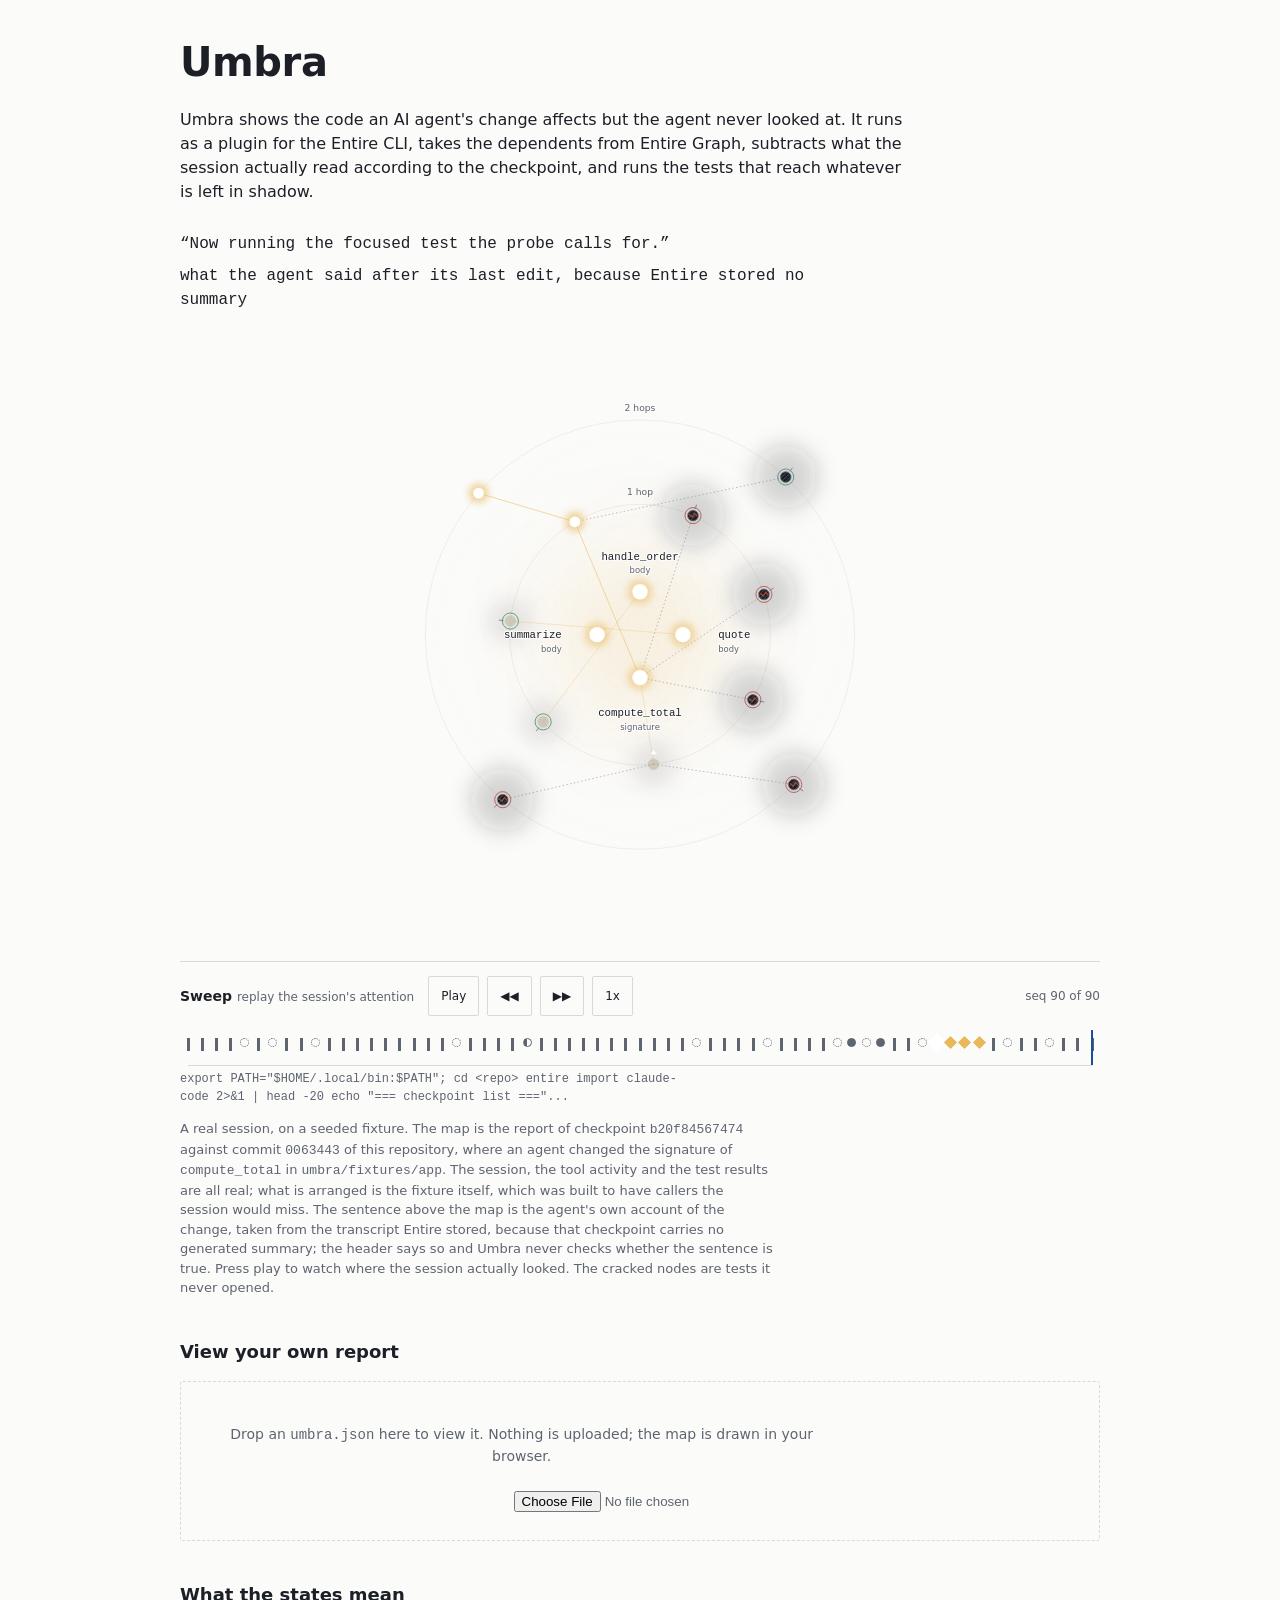
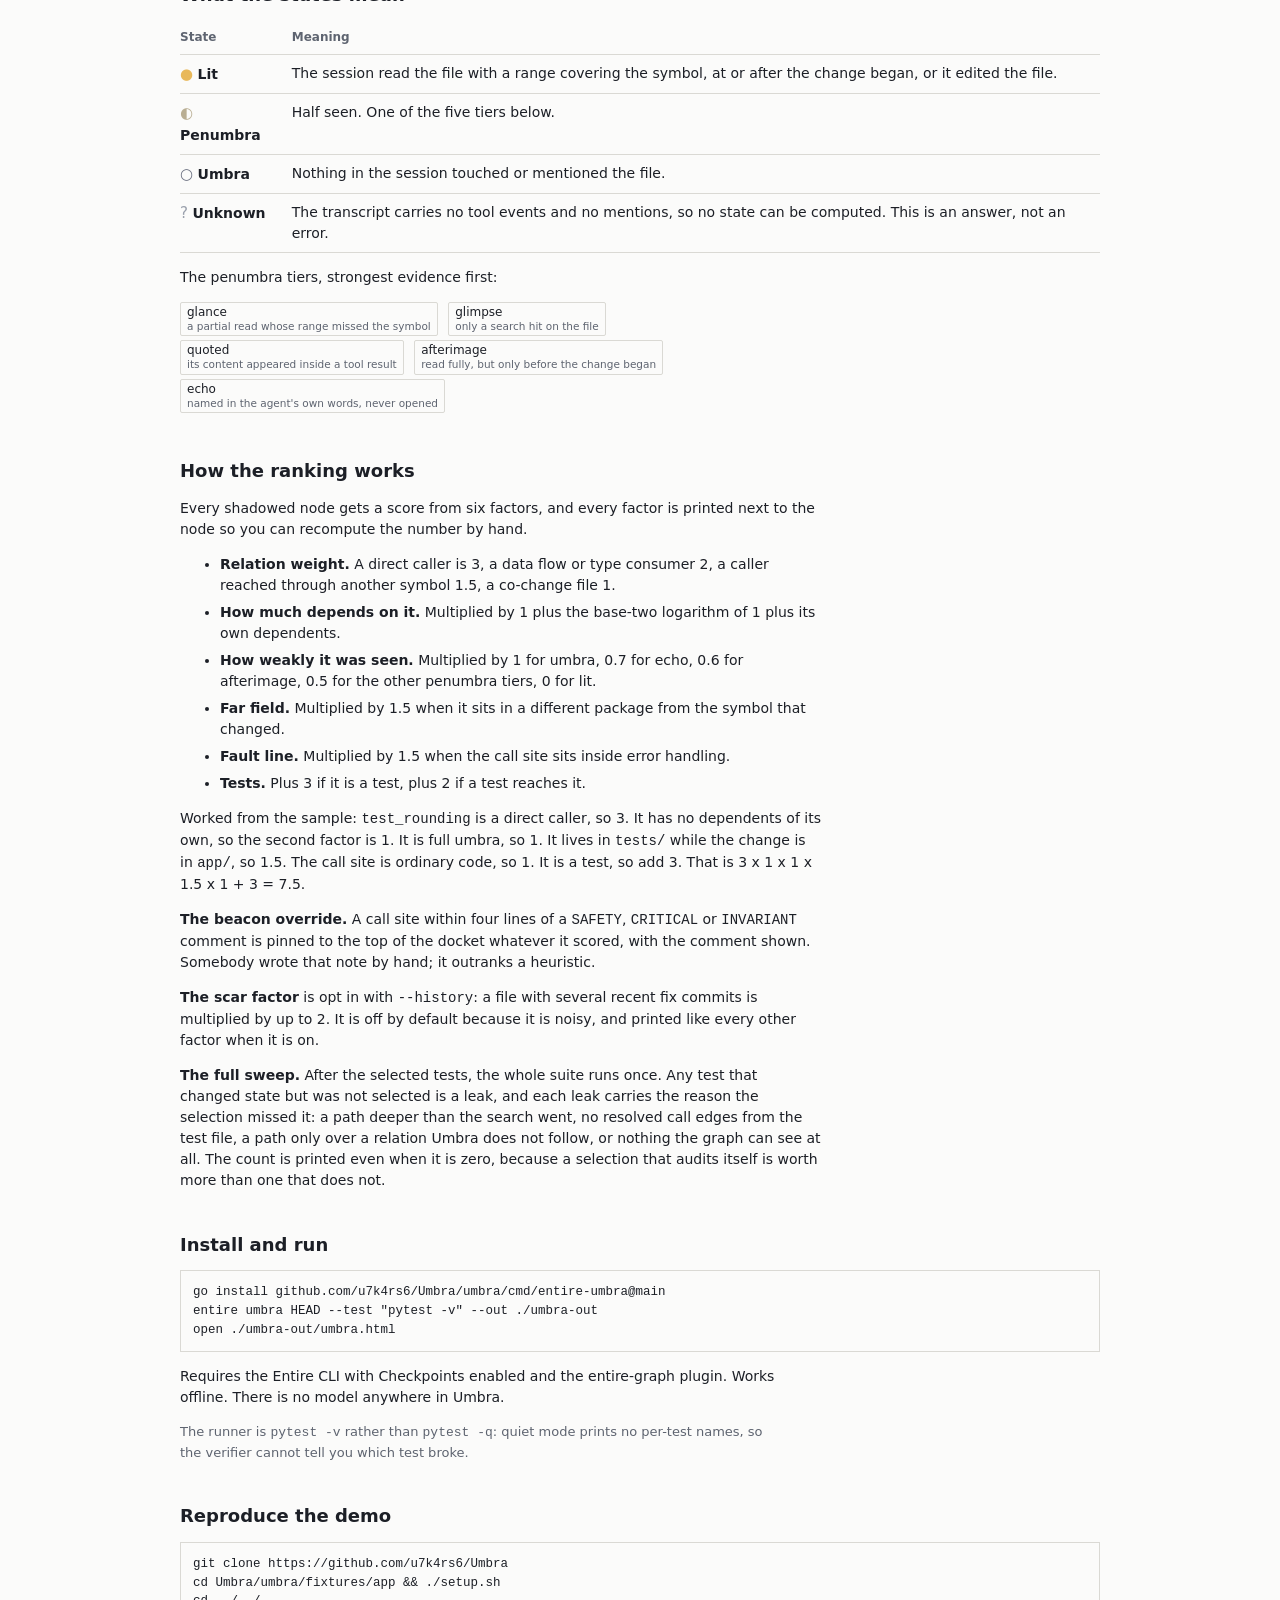
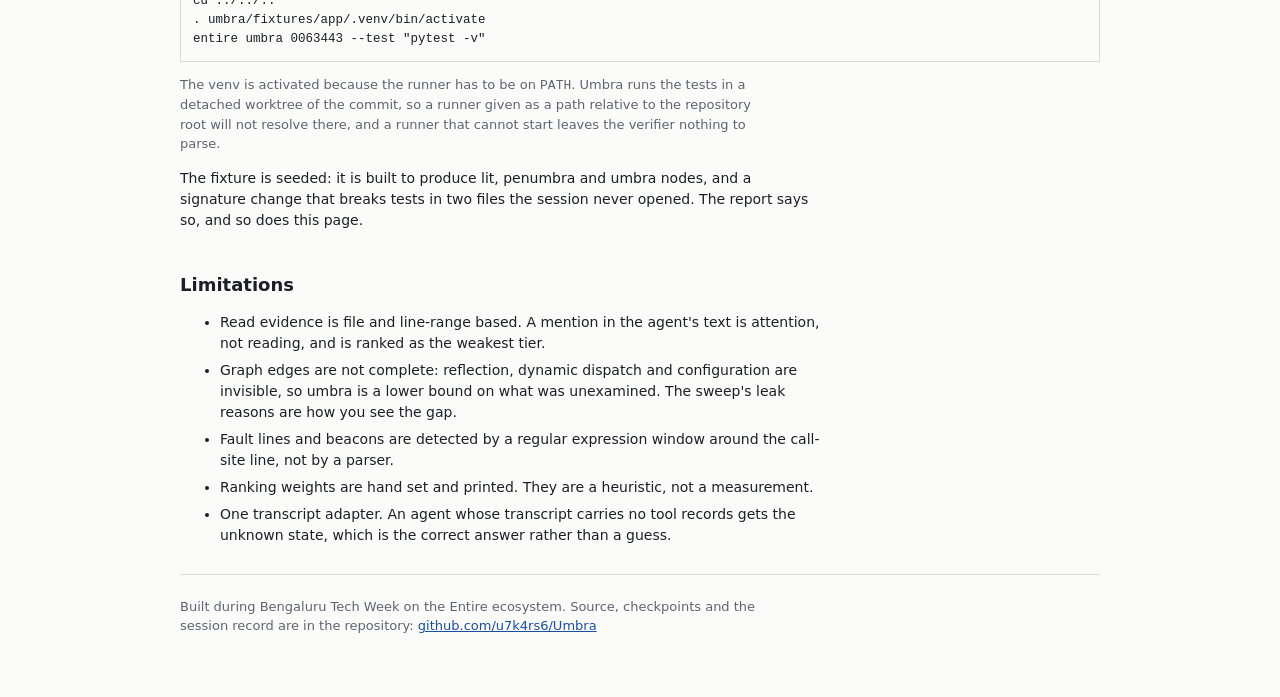
<file: umbra/site/index.html>
<!doctype html>
<html lang="en">
<head>
<meta charset="utf-8">
<meta name="viewport" content="width=device-width, initial-scale=1">
<meta http-equiv="Content-Security-Policy" content="default-src 'none'; style-src 'self' 'unsafe-inline'; script-src 'self' 'unsafe-inline'; img-src data:; connect-src 'self'">
<title>Umbra</title>
<link rel="stylesheet" href="umbra.css">
<style>
  body { padding: 0; }
  main { max-width: 960px; margin: 0 auto; padding: 32px 20px 64px; }
  h1 { font-size: 40px; font-weight: 600; margin: 0 0 12px; letter-spacing: -0.01em; }
  h2 { font-size: 18px; font-weight: 600; margin: 40px 0 10px; }
  p { max-width: 72ch; }
  .lede { font-size: 16px; }
  .hero { margin: 28px 0; }
  .hero svg { width: 100%; height: auto; }
  .caption { color: var(--ink-2); font-size: 13px; max-width: 72ch; }
  .drop {
    border: 1px dashed var(--rule);
    border-radius: 3px;
    padding: 28px 20px;
    text-align: center;
    color: var(--ink-2);
    margin: 16px 0;
  }
  .drop.over { border-color: var(--focus); color: var(--ink); }
  .drop input { margin-top: 10px; color: var(--ink-2); }
  table.states { border-collapse: collapse; margin: 12px 0; }
  table.states td, table.states th {
    border-bottom: 1px solid var(--rule);
    padding: 8px 14px 8px 0;
    text-align: left;
    vertical-align: top;
  }
  table.states th { font-size: 12px; color: var(--ink-2); font-weight: 600; }
  pre.block {
    font-family: var(--mono);
    font-size: 12.5px;
    border: 1px solid var(--rule);
    padding: 12px;
    overflow-x: auto;
    white-space: pre;
  }
  ul { max-width: 72ch; }
  li { margin: 6px 0; }
  .back { margin-left: 10px; }
</style>
</head>
<body>
<main>

<h1>Umbra</h1>
<p class="lede">Umbra shows the code an AI agent's change affects but the agent never looked at. It runs as a plugin for the Entire CLI, takes the dependents from Entire Graph, subtracts what the session actually read according to the checkpoint, and runs the tests that reach whatever is left in shadow.</p>

<section class="hero">
  <p id="said" class="said-text"></p>
  <svg id="map" viewBox="0 0 1200 800" aria-label="Eclipse map"></svg>
  <noscript><p class="caption">The map needs JavaScript. Everything else on this page reads without it.</p></noscript>

  <section id="replay" class="replay" aria-label="Attention replay">
    <div class="replay-controls">
      <span class="replay-label">Sweep <span class="sub">replay the session's attention</span></span>
      <button type="button" data-act="play" aria-label="Play the sweep">Play</button>
      <button type="button" data-act="back" aria-label="Step back">&#9664;&#9664;</button>
      <button type="button" data-act="fwd" aria-label="Step forward">&#9654;&#9654;</button>
      <button type="button" data-act="speed" aria-label="Playback speed">1x</button>
      <span class="counter"></span>
    </div>
    <div class="track"></div>
    <p class="now" aria-live="polite"></p>
  </section>

  <p class="caption">
    A real session, on a seeded fixture. The map is the report of checkpoint
    <code>b20f84567474</code> against commit <code>0063443</code> of this repository, where an
    agent changed the signature of <code>compute_total</code> in <code>umbra/fixtures/app</code>.
    The session, the tool activity and the test results are all real; what is arranged is the
    fixture itself, which was built to have callers the session would miss.
    The sentence above the map is the agent's own account of the change, taken from the
    transcript Entire stored, because that checkpoint carries no generated summary; the header
    says so and Umbra never checks whether the sentence is true.
    Press play to watch where the session actually looked. The cracked nodes are tests it never
    opened.
  </p>
</section>

<h2>View your own report</h2>
<div class="drop" id="drop">
  <p>Drop an <code>umbra.json</code> here to view it. Nothing is uploaded; the map is drawn in your browser.</p>
  <input type="file" id="file" accept="application/json,.json" aria-label="Choose an umbra.json file">
  <button type="button" id="back" class="back" hidden>back to the sample</button>
</div>
<p class="caption" id="dropmsg" role="status"></p>

<h2>What the states mean</h2>
<table class="states">
  <thead><tr><th>State</th><th>Meaning</th></tr></thead>
  <tbody>
    <tr><td><span class="glyph state-lit">&#9679;</span> <b>Lit</b></td>
        <td>The session read the file with a range covering the symbol, at or after the change began, or it edited the file.</td></tr>
    <tr><td><span class="glyph state-penumbra">&#9680;</span> <b>Penumbra</b></td>
        <td>Half seen. One of the five tiers below.</td></tr>
    <tr><td><span class="glyph state-umbra">&#9675;</span> <b>Umbra</b></td>
        <td>Nothing in the session touched or mentioned the file.</td></tr>
    <tr><td><span class="glyph state-unknown">?</span> <b>Unknown</b></td>
        <td>The transcript carries no tool events and no mentions, so no state can be computed. This is an answer, not an error.</td></tr>
  </tbody>
</table>

<p>The penumbra tiers, strongest evidence first:</p>
<p>
  <span class="chip"><b>glance</b><i>a partial read whose range missed the symbol</i></span>
  <span class="chip"><b>glimpse</b><i>only a search hit on the file</i></span>
  <span class="chip"><b>quoted</b><i>its content appeared inside a tool result</i></span>
  <span class="chip"><b>afterimage</b><i>read fully, but only before the change began</i></span>
  <span class="chip"><b>echo</b><i>named in the agent's own words, never opened</i></span>
</p>

<h2>How the ranking works</h2>
<p>Every shadowed node gets a score from six factors, and every factor is printed next to the node so you can recompute the number by hand.</p>
<ul>
  <li><b>Relation weight.</b> A direct caller is 3, a data flow or type consumer 2, a caller reached through another symbol 1.5, a co-change file 1.</li>
  <li><b>How much depends on it.</b> Multiplied by 1 plus the base-two logarithm of 1 plus its own dependents.</li>
  <li><b>How weakly it was seen.</b> Multiplied by 1 for umbra, 0.7 for echo, 0.6 for afterimage, 0.5 for the other penumbra tiers, 0 for lit.</li>
  <li><b>Far field.</b> Multiplied by 1.5 when it sits in a different package from the symbol that changed.</li>
  <li><b>Fault line.</b> Multiplied by 1.5 when the call site sits inside error handling.</li>
  <li><b>Tests.</b> Plus 3 if it is a test, plus 2 if a test reaches it.</li>
</ul>
<p>Worked from the sample: <code>test_rounding</code> is a direct caller, so 3. It has no dependents of its own, so the second factor is 1. It is full umbra, so 1. It lives in <code>tests/</code> while the change is in <code>app/</code>, so 1.5. The call site is ordinary code, so 1. It is a test, so add 3. That is 3 x 1 x 1 x 1.5 x 1 + 3 = 7.5.</p>
<p><b>The beacon override.</b> A call site within four lines of a <code>SAFETY</code>, <code>CRITICAL</code> or <code>INVARIANT</code> comment is pinned to the top of the docket whatever it scored, with the comment shown. Somebody wrote that note by hand; it outranks a heuristic.</p>
<p><b>The scar factor</b> is opt in with <code>--history</code>: a file with several recent fix commits is multiplied by up to 2. It is off by default because it is noisy, and printed like every other factor when it is on.</p>
<p><b>The full sweep.</b> After the selected tests, the whole suite runs once. Any test that changed state but was not selected is a leak, and each leak carries the reason the selection missed it: a path deeper than the search went, no resolved call edges from the test file, a path only over a relation Umbra does not follow, or nothing the graph can see at all. The count is printed even when it is zero, because a selection that audits itself is worth more than one that does not.</p>

<h2>Install and run</h2>
<pre class="block">go install github.com/u7k4rs6/Umbra/umbra/cmd/entire-umbra@main
entire umbra HEAD --test "pytest -v" --out ./umbra-out
open ./umbra-out/umbra.html</pre>
<p>Requires the Entire CLI with Checkpoints enabled and the entire-graph plugin. Works offline. There is no model anywhere in Umbra.</p>
<p class="caption">The runner is <code>pytest -v</code> rather than <code>pytest -q</code>: quiet mode prints no per-test names, so the verifier cannot tell you which test broke.</p>

<h2>Reproduce the demo</h2>
<pre class="block">git clone https://github.com/u7k4rs6/Umbra
cd Umbra/umbra/fixtures/app && ./setup.sh
cd ../../..
. umbra/fixtures/app/.venv/bin/activate
entire umbra 0063443 --test "pytest -v"</pre>
<p class="caption">The venv is activated because the runner has to be on <code>PATH</code>. Umbra runs the tests in a detached worktree of the commit, so a runner given as a path relative to the repository root will not resolve there, and a runner that cannot start leaves the verifier nothing to parse.</p>
<p>The fixture is seeded: it is built to produce lit, penumbra and umbra nodes, and a signature change that breaks tests in two files the session never opened. The report says so, and so does this page.</p>

<h2>Limitations</h2>
<ul>
  <li>Read evidence is file and line-range based. A mention in the agent's text is attention, not reading, and is ranked as the weakest tier.</li>
  <li>Graph edges are not complete: reflection, dynamic dispatch and configuration are invisible, so umbra is a lower bound on what was unexamined. The sweep's leak reasons are how you see the gap.</li>
  <li>Fault lines and beacons are detected by a regular expression window around the call-site line, not by a parser.</li>
  <li>Ranking weights are hand set and printed. They are a heuristic, not a measurement.</li>
  <li>One transcript adapter. An agent whose transcript carries no tool records gets the unknown state, which is the correct answer rather than a guess.</li>
</ul>

<footer>
  <p>Built during Bengaluru Tech Week on the Entire ecosystem. Source, checkpoints and the session record are in the repository: <a href="https://github.com/u7k4rs6/Umbra">github.com/u7k4rs6/Umbra</a></p>
</footer>

</main>

<script type="application/json" id="umbra-data">{
  "umbra_version": "0.1.0",
  "checkpoint": {
    "id": "b20f84567474",
    "commit": "00634433c2bc2ac6d1da8e76f45847e7f6702a36",
    "parent": "faf4dc616ae391650ddd4680657d64b79d9d248f",
    "agent": "Claude Code",
    "route": "session window",
    "session_ids": [
      "8017734d-cdf6-4a18-b2f8-f4b5f637ec35"
    ]
  },
  "inputs": {
    "adapter": "claude-code",
    "depth": 2,
    "test_runner": "pytest -v",
    "run": "shadow",
    "audit": true,
    "history": false,
    "snippets": false,
    "relations_used": [
      "ACCESSES",
      "ASYNC_CALLS",
      "CALLS",
      "DATA_FLOWS",
      "EXTENDS",
      "FILE_CHANGES_WITH",
      "IMPLEMENTS",
      "IMPORTS",
      "INHERITS",
      "OVERRIDES",
      "PARAM_TYPE",
      "READS_FIELD",
      "RETURNS_TYPE",
      "TESTS",
      "USES_TYPE",
      "WRITES_FIELD"
    ],
    "relations_ignored": [
      "CONFIGURES",
      "CONSTRUCTS",
      "EMITS",
      "HANDLES_GRAPHQL",
      "HANDLES_GRPC",
      "HANDLES_ROUTE",
      "HANDLES_TOOL",
      "HANDLES_TRPC",
      "HTTP_CALLS",
      "LISTENS_ON",
      "RESOURCE_DEPENDS_ON",
      "SIMILAR_TO"
    ],
    "channels": {
      "callsites": true,
      "graph": true,
      "mentions": true,
      "reads": true
    }
  },
  "session_said": "Now running the focused test the probe calls for.",
  "session_said_from": "what the agent said after its last edit, because Entire stored no summary",
  "coverage": {
    "reads": 2,
    "edits": 4,
    "searches": 0,
    "quoted": 10,
    "mentions": 11,
    "shell_commands": 47,
    "shell_only": false,
    "line": "2 file reads, 4 edits, 0 searches, 47 shell commands"
  },
  "notes": [
    "commit 0063443 carries no Entire-Checkpoint trailer, so it was paired with checkpoint b20f845 by session time",
    "the checkpoint was paired with this commit by session time and owns a commit of its own, so the change came from graph commit"
  ],
  "sources": [
    {
      "id": "gh/u7k4rs6/Umbra:Python:umbra/fixtures/app/app/api.py:function:handle_order",
      "name": "handle_order",
      "file": "umbra/fixtures/app/app/api.py",
      "span": [
        14,
        23
      ],
      "change": "body",
      "weight": 0.6,
      "dependents": 1
    },
    {
      "id": "gh/u7k4rs6/Umbra:Python:umbra/fixtures/app/app/api.py:function:quote",
      "name": "quote",
      "file": "umbra/fixtures/app/app/api.py",
      "span": [
        26,
        29
      ],
      "change": "body",
      "weight": 0.6,
      "dependents": 1
    },
    {
      "id": "gh/u7k4rs6/Umbra:Python:umbra/fixtures/app/app/service.py:function:compute_total",
      "name": "compute_total",
      "file": "umbra/fixtures/app/app/service.py",
      "span": [
        20,
        30
      ],
      "change": "signature",
      "weight": 1,
      "dependents": 7
    },
    {
      "id": "gh/u7k4rs6/Umbra:Python:umbra/fixtures/app/app/service.py:function:summarize",
      "name": "summarize",
      "file": "umbra/fixtures/app/app/service.py",
      "span": [
        33,
        36
      ],
      "change": "body",
      "weight": 0.6,
      "dependents": 1
    }
  ],
  "nodes": [
    {
      "id": "gh/u7k4rs6/Umbra:Python:umbra/fixtures/app/app/refunds.py:function:apply_refund",
      "name": "apply_refund",
      "file": "umbra/fixtures/app/app/refunds.py",
      "span": [
        17,
        28
      ],
      "is_test": false,
      "sources": [
        "gh/u7k4rs6/Umbra:Python:umbra/fixtures/app/app/service.py:function:compute_total"
      ],
      "relation": "direct caller",
      "depth": 1,
      "path": [
        "gh/u7k4rs6/Umbra:Python:umbra/fixtures/app/app/service.py:function:compute_total",
        "gh/u7k4rs6/Umbra:Python:umbra/fixtures/app/app/refunds.py:function:apply_refund"
      ],
      "state": "penumbra",
      "tier": "echo",
      "modifiers": [
        "echo",
        "fault line",
        "beacon"
      ],
      "exposures": [
        {
          "seq": 76,
          "kind": "mention"
        },
        {
          "seq": 76,
          "kind": "mention"
        }
      ],
      "sentence": "the session named umbra/fixtures/app/app/refunds.py in its own words and never opened it",
      "call_site": 23,
      "dependents": 4,
      "score": 10.464,
      "factors": {
        "dependents": 3.322,
        "farfield": 1,
        "faultline": 1.5,
        "relation": 3,
        "state": 0.7,
        "test": 0
      },
      "beacon": "# SAFETY: a pricing failure must not refund the full amount paid.",
      "tests": [
        {
          "id": "tests/test_refunds.py::test_apply_refund_normal",
          "outcome": "fail"
        },
        {
          "id": "tests/test_refunds.py::test_apply_refund_caps_at_paid",
          "outcome": "fail"
        }
      ],
      "result": "notrun"
    },
    {
      "id": "gh/u7k4rs6/Umbra:Python:umbra/fixtures/app/tests/test_service.py:function:test_empty_is_zero",
      "name": "test_empty_is_zero",
      "file": "umbra/fixtures/app/tests/test_service.py",
      "span": [
        19,
        20
      ],
      "is_test": true,
      "sources": [
        "gh/u7k4rs6/Umbra:Python:umbra/fixtures/app/app/service.py:function:compute_total"
      ],
      "relation": "direct caller",
      "depth": 1,
      "path": [
        "gh/u7k4rs6/Umbra:Python:umbra/fixtures/app/app/service.py:function:compute_total",
        "gh/u7k4rs6/Umbra:Python:umbra/fixtures/app/tests/test_service.py:function:test_empty_is_zero"
      ],
      "state": "umbra",
      "modifiers": [
        "test",
        "far field"
      ],
      "exposures": [],
      "sentence": "nothing in the session touched or mentioned umbra/fixtures/app/tests/test_service.py",
      "call_site": 20,
      "dependents": 1,
      "score": 12,
      "factors": {
        "dependents": 2,
        "farfield": 1.5,
        "faultline": 1,
        "relation": 3,
        "state": 1,
        "test": 3
      },
      "tests": [],
      "result": "fail"
    },
    {
      "id": "gh/u7k4rs6/Umbra:Python:umbra/fixtures/app/tests/test_service.py:function:test_negative",
      "name": "test_negative",
      "file": "umbra/fixtures/app/tests/test_service.py",
      "span": [
        13,
        16
      ],
      "is_test": true,
      "sources": [
        "gh/u7k4rs6/Umbra:Python:umbra/fixtures/app/app/service.py:function:compute_total"
      ],
      "relation": "direct caller",
      "depth": 1,
      "path": [
        "gh/u7k4rs6/Umbra:Python:umbra/fixtures/app/app/service.py:function:compute_total",
        "gh/u7k4rs6/Umbra:Python:umbra/fixtures/app/tests/test_service.py:function:test_negative"
      ],
      "state": "umbra",
      "modifiers": [
        "test",
        "far field"
      ],
      "exposures": [],
      "sentence": "nothing in the session touched or mentioned umbra/fixtures/app/tests/test_service.py",
      "call_site": 15,
      "dependents": 1,
      "score": 12,
      "factors": {
        "dependents": 2,
        "farfield": 1.5,
        "faultline": 1,
        "relation": 3,
        "state": 1,
        "test": 3
      },
      "tests": [],
      "result": "fail"
    },
    {
      "id": "gh/u7k4rs6/Umbra:Python:umbra/fixtures/app/tests/test_service.py:function:test_rounding",
      "name": "test_rounding",
      "file": "umbra/fixtures/app/tests/test_service.py",
      "span": [
        7,
        10
      ],
      "is_test": true,
      "sources": [
        "gh/u7k4rs6/Umbra:Python:umbra/fixtures/app/app/service.py:function:compute_total"
      ],
      "relation": "direct caller",
      "depth": 1,
      "path": [
        "gh/u7k4rs6/Umbra:Python:umbra/fixtures/app/app/service.py:function:compute_total",
        "gh/u7k4rs6/Umbra:Python:umbra/fixtures/app/tests/test_service.py:function:test_rounding"
      ],
      "state": "umbra",
      "modifiers": [
        "test",
        "far field"
      ],
      "exposures": [],
      "sentence": "nothing in the session touched or mentioned umbra/fixtures/app/tests/test_service.py",
      "call_site": 9,
      "dependents": 1,
      "score": 12,
      "factors": {
        "dependents": 2,
        "farfield": 1.5,
        "faultline": 1,
        "relation": 3,
        "state": 1,
        "test": 3
      },
      "tests": [],
      "result": "fail"
    },
    {
      "id": "gh/u7k4rs6/Umbra:Python:umbra/fixtures/app/tests/test_api.py:function:test_handle_order",
      "name": "test_handle_order",
      "file": "umbra/fixtures/app/tests/test_api.py",
      "span": [
        11,
        16
      ],
      "is_test": true,
      "sources": [
        "gh/u7k4rs6/Umbra:Python:umbra/fixtures/app/app/api.py:function:handle_order"
      ],
      "relation": "direct caller",
      "depth": 1,
      "path": [
        "gh/u7k4rs6/Umbra:Python:umbra/fixtures/app/app/api.py:function:handle_order",
        "gh/u7k4rs6/Umbra:Python:umbra/fixtures/app/tests/test_api.py:function:test_handle_order"
      ],
      "state": "penumbra",
      "tier": "echo",
      "modifiers": [
        "echo",
        "test",
        "far field"
      ],
      "exposures": [
        {
          "seq": 83,
          "kind": "mention"
        },
        {
          "seq": 87,
          "kind": "mention"
        }
      ],
      "sentence": "the session named umbra/fixtures/app/tests/test_api.py in its own words and never opened it",
      "call_site": 13,
      "dependents": 1,
      "score": 9.3,
      "factors": {
        "dependents": 2,
        "farfield": 1.5,
        "faultline": 1,
        "relation": 3,
        "state": 0.7,
        "test": 3
      },
      "tests": [],
      "result": "pass"
    },
    {
      "id": "gh/u7k4rs6/Umbra:Python:umbra/fixtures/app/tests/test_api.py:function:test_quote_single_line",
      "name": "test_quote_single_line",
      "file": "umbra/fixtures/app/tests/test_api.py",
      "span": [
        19,
        20
      ],
      "is_test": true,
      "sources": [
        "gh/u7k4rs6/Umbra:Python:umbra/fixtures/app/app/api.py:function:quote"
      ],
      "relation": "direct caller",
      "depth": 1,
      "path": [
        "gh/u7k4rs6/Umbra:Python:umbra/fixtures/app/app/api.py:function:quote",
        "gh/u7k4rs6/Umbra:Python:umbra/fixtures/app/tests/test_api.py:function:test_quote_single_line"
      ],
      "state": "penumbra",
      "tier": "echo",
      "modifiers": [
        "echo",
        "test",
        "far field"
      ],
      "exposures": [
        {
          "seq": 83,
          "kind": "mention"
        },
        {
          "seq": 87,
          "kind": "mention"
        }
      ],
      "sentence": "the session named umbra/fixtures/app/tests/test_api.py in its own words and never opened it",
      "call_site": 20,
      "dependents": 1,
      "score": 9.3,
      "factors": {
        "dependents": 2,
        "farfield": 1.5,
        "faultline": 1,
        "relation": 3,
        "state": 0.7,
        "test": 3
      },
      "tests": [],
      "result": "pass"
    },
    {
      "id": "gh/u7k4rs6/Umbra:Python:umbra/fixtures/app/tests/test_service.py:function:test_round_money_places",
      "name": "test_round_money_places",
      "file": "umbra/fixtures/app/tests/test_service.py",
      "span": [
        23,
        24
      ],
      "is_test": true,
      "sources": [
        "gh/u7k4rs6/Umbra:Python:umbra/fixtures/app/app/service.py:function:compute_total"
      ],
      "relation": "data flow",
      "depth": 2,
      "path": [
        "gh/u7k4rs6/Umbra:Python:umbra/fixtures/app/app/service.py:function:compute_total",
        "gh/u7k4rs6/Umbra:Python:umbra/fixtures/app/app/service.py:function:round_money",
        "gh/u7k4rs6/Umbra:Python:umbra/fixtures/app/tests/test_service.py:function:test_round_money_places"
      ],
      "state": "umbra",
      "modifiers": [
        "test",
        "transitive",
        "far field"
      ],
      "exposures": [],
      "sentence": "nothing in the session touched or mentioned umbra/fixtures/app/tests/test_service.py",
      "call_site": 0,
      "dependents": 1,
      "score": 9,
      "factors": {
        "dependents": 2,
        "farfield": 1.5,
        "faultline": 1,
        "relation": 2,
        "state": 1,
        "test": 3
      },
      "tests": [],
      "result": "pass"
    },
    {
      "id": "gh/u7k4rs6/Umbra:Python:umbra/fixtures/app/tests/test_refunds.py:function:test_apply_refund_normal",
      "name": "test_apply_refund_normal",
      "file": "umbra/fixtures/app/tests/test_refunds.py",
      "span": [
        18,
        20
      ],
      "is_test": true,
      "sources": [
        "gh/u7k4rs6/Umbra:Python:umbra/fixtures/app/app/service.py:function:compute_total"
      ],
      "relation": "transitive caller",
      "depth": 2,
      "path": [
        "gh/u7k4rs6/Umbra:Python:umbra/fixtures/app/app/service.py:function:compute_total",
        "gh/u7k4rs6/Umbra:Python:umbra/fixtures/app/app/refunds.py:function:apply_refund",
        "gh/u7k4rs6/Umbra:Python:umbra/fixtures/app/tests/test_refunds.py:function:test_apply_refund_normal"
      ],
      "state": "umbra",
      "modifiers": [
        "test",
        "transitive",
        "far field"
      ],
      "exposures": [],
      "sentence": "nothing in the session touched or mentioned umbra/fixtures/app/tests/test_refunds.py",
      "call_site": 20,
      "dependents": 2,
      "score": 8.816,
      "factors": {
        "dependents": 2.585,
        "farfield": 1.5,
        "faultline": 1,
        "relation": 1.5,
        "state": 1,
        "test": 3
      },
      "tests": [],
      "result": "fail"
    },
    {
      "id": "gh/u7k4rs6/Umbra:Python:umbra/fixtures/app/tests/test_refunds.py:function:test_apply_refund_caps_at_paid",
      "name": "test_apply_refund_caps_at_paid",
      "file": "umbra/fixtures/app/tests/test_refunds.py",
      "span": [
        13,
        15
      ],
      "is_test": true,
      "sources": [
        "gh/u7k4rs6/Umbra:Python:umbra/fixtures/app/app/service.py:function:compute_total"
      ],
      "relation": "transitive caller",
      "depth": 2,
      "path": [
        "gh/u7k4rs6/Umbra:Python:umbra/fixtures/app/app/service.py:function:compute_total",
        "gh/u7k4rs6/Umbra:Python:umbra/fixtures/app/app/refunds.py:function:apply_refund",
        "gh/u7k4rs6/Umbra:Python:umbra/fixtures/app/tests/test_refunds.py:function:test_apply_refund_caps_at_paid"
      ],
      "state": "umbra",
      "modifiers": [
        "test",
        "transitive",
        "far field"
      ],
      "exposures": [],
      "sentence": "nothing in the session touched or mentioned umbra/fixtures/app/tests/test_refunds.py",
      "call_site": 15,
      "dependents": 1,
      "score": 7.5,
      "factors": {
        "dependents": 2,
        "farfield": 1.5,
        "faultline": 1,
        "relation": 1.5,
        "state": 1,
        "test": 3
      },
      "tests": [],
      "result": "fail"
    },
    {
      "id": "gh/u7k4rs6/Umbra:Python:umbra/fixtures/app/app/service.py:function:apply_tax",
      "name": "apply_tax",
      "file": "umbra/fixtures/app/app/service.py",
      "span": [
        15,
        17
      ],
      "is_test": false,
      "sources": [
        "gh/u7k4rs6/Umbra:Python:umbra/fixtures/app/app/service.py:function:compute_total"
      ],
      "relation": "data flow",
      "depth": 2,
      "path": [
        "gh/u7k4rs6/Umbra:Python:umbra/fixtures/app/app/service.py:function:compute_total",
        "gh/u7k4rs6/Umbra:Python:umbra/fixtures/app/app/service.py:function:round_money",
        "gh/u7k4rs6/Umbra:Python:umbra/fixtures/app/app/service.py:function:apply_tax"
      ],
      "state": "lit",
      "modifiers": [
        "transitive"
      ],
      "exposures": [
        {
          "seq": 69,
          "kind": "read"
        },
        {
          "seq": 77,
          "kind": "edit"
        }
      ],
      "sentence": "the session read or edited umbra/fixtures/app/app/service.py after the change began",
      "call_site": 0,
      "dependents": 3,
      "score": 0,
      "factors": {
        "dependents": 3,
        "farfield": 1,
        "faultline": 1,
        "relation": 2,
        "state": 0,
        "test": 0
      },
      "tests": [],
      "result": "notrun"
    },
    {
      "id": "gh/u7k4rs6/Umbra:Python:umbra/fixtures/app/app/service.py:function:round_money",
      "name": "round_money",
      "file": "umbra/fixtures/app/app/service.py",
      "span": [
        10,
        12
      ],
      "is_test": false,
      "sources": [
        "gh/u7k4rs6/Umbra:Python:umbra/fixtures/app/app/service.py:function:compute_total"
      ],
      "relation": "data flow",
      "depth": 1,
      "path": [
        "gh/u7k4rs6/Umbra:Python:umbra/fixtures/app/app/service.py:function:compute_total",
        "gh/u7k4rs6/Umbra:Python:umbra/fixtures/app/app/service.py:function:round_money"
      ],
      "state": "lit",
      "modifiers": [],
      "exposures": [
        {
          "seq": 69,
          "kind": "read"
        },
        {
          "seq": 77,
          "kind": "edit"
        }
      ],
      "sentence": "the session read or edited umbra/fixtures/app/app/service.py after the change began",
      "call_site": 0,
      "dependents": 5,
      "score": 0,
      "factors": {
        "dependents": 3.585,
        "farfield": 1,
        "faultline": 1,
        "relation": 2,
        "state": 0,
        "test": 0
      },
      "tests": [],
      "result": "notrun"
    }
  ],
  "timeline": [
    {
      "seq": 3,
      "ts": "2026-09-04T17:51:19Z",
      "kind": "command",
      "cmd": "pwd \u0026\u0026 echo \"--- ls ---\" \u0026\u0026 ls -la \u0026\u0026 echo \"--- git ---\" \u0026\u0026 git rev-parse --is-inside-work-tree 2\u003e\u00261 | head -5"
    },
    {
      "seq": 5,
      "ts": "2026-09-04T17:51:22Z",
      "kind": "command",
      "cmd": "find . -maxdepth 4 | head -80"
    },
    {
      "seq": 6,
      "ts": "2026-09-04T17:51:27Z",
      "kind": "command",
      "cmd": "echo \"--- entire ---\"; command -v entire || echo \"entire: NOT FOUND\" echo \"--- entire status ---\"; entire status 2\u003e\u00261 | ..."
    },
    {
      "seq": 7,
      "ts": "2026-09-04T17:51:34Z",
      "kind": "command",
      "cmd": "cd \"\u003crepo\u003e/files (1)\" \u0026\u0026 wc -l docs/*.md echo \"=== searching home for HANDOFF/KICKOFF/entire-graph ===\" find \u003chome\u003e -max..."
    },
    {
      "seq": 8,
      "kind": "mention",
      "symbols": [
        "Umbra"
      ]
    },
    {
      "seq": 9,
      "ts": "2026-09-04T17:51:41Z",
      "kind": "command",
      "cmd": "head -20 \u003chome\u003e/Downloads/HANDOFF.md; echo \"=====KICKOFF=====\"; head -15 \u003chome\u003e/Downloads/KICKOFF_PROMPT.md; echo \"=====..."
    },
    {
      "seq": 10,
      "kind": "mention",
      "symbols": [
        "Umbra"
      ]
    },
    {
      "seq": 11,
      "ts": "2026-09-04T17:51:50Z",
      "kind": "command",
      "cmd": "cd \"\u003crepo\u003e/files (1)/docs\" \u0026\u0026 for f in PRD.md ARCHITECTURE.md SECURITY_AND_ACCESS.md FRONTEND_SPEC.md; do echo \"===== $f..."
    },
    {
      "seq": 12,
      "ts": "2026-09-04T17:51:59Z",
      "kind": "command",
      "cmd": "ls \u003chome\u003e/.local/bin 2\u003e/dev/null | head -20; echo \"--- npm global ---\"; npm ls -g --depth=0 2\u003e/dev/null | head -20; echo..."
    },
    {
      "seq": 14,
      "kind": "mention",
      "symbols": [
        "Umbra",
        "command",
        "enabled"
      ]
    },
    {
      "seq": 17,
      "ts": "2026-09-04T17:54:44Z",
      "kind": "command",
      "cmd": "cd \u003crepo\u003e \u0026\u0026 echo \"--- gh ---\" \u0026\u0026 (command -v gh \u0026\u0026 gh auth status 2\u003e\u00261 | head -10) || echo \"gh: NOT FOUND\" echo \"--- gi..."
    },
    {
      "seq": 19,
      "ts": "2026-09-04T17:54:57Z",
      "kind": "command",
      "cmd": "echo \"--- entireio/entire-graph ---\"; gh repo view entireio/entire-graph 2\u003e\u00261 | head -8 echo \"--- entireio org ---\"; gh ..."
    },
    {
      "seq": 21,
      "ts": "2026-09-04T17:55:12Z",
      "kind": "command",
      "cmd": "git init -q -b main \u0026\u0026 mkdir -p umbra/docs \u0026\u0026 cp \"files (1)/docs/\"*.md umbra/docs/ \u0026\u0026 rm -rf \"files (1)\" \u0026\u0026 ls -R . | he..."
    },
    {
      "seq": 23,
      "ts": "2026-09-04T17:55:21Z",
      "kind": "command",
      "cmd": "cat \u003e README.md \u003c\u003c'EOF' # Umbra Umbra is a plugin for the Entire CLI that finds the code an AI agent's change affects bu..."
    },
    {
      "seq": 24,
      "ts": "2026-09-04T17:55:26Z",
      "kind": "command",
      "cmd": "gh repo create Umbra --private --source=. --remote=origin --push --description \"Finds the code an AI agent's change affe..."
    },
    {
      "seq": 26,
      "ts": "2026-09-04T17:55:37Z",
      "kind": "command",
      "cmd": "echo \"--- cli releases ---\"; gh release list --repo entireio/cli --limit 5 2\u003e\u00261 | head echo \"--- latest assets ---\"; gh ..."
    },
    {
      "seq": 29,
      "ts": "2026-09-04T17:55:49Z",
      "kind": "command",
      "cmd": "cd /tmp/claude-1000/-home-\u003cuser\u003e-Desktop-Umbra/8017734d-cdf6-4a18-b2f8-f4b5f637ec35/scratchpad 2\u003e/dev/null || cd /tmp gh..."
    },
    {
      "seq": 31,
      "ts": "2026-09-04T17:56:03Z",
      "kind": "command",
      "cmd": "set -e SP=/tmp/claude-1000/-home-\u003cuser\u003e-Desktop-Umbra/8017734d-cdf6-4a18-b2f8-f4b5f637ec35/scratchpad mkdir -p \"$SP/dl\" ..."
    },
    {
      "seq": 32,
      "ts": "2026-09-04T17:56:24Z",
      "kind": "command",
      "cmd": "set -e SP=/tmp/claude-1000/-home-\u003cuser\u003e-Desktop-Umbra/8017734d-cdf6-4a18-b2f8-f4b5f637ec35/scratchpad install -m755 \"$SP..."
    },
    {
      "seq": 34,
      "kind": "mention",
      "symbols": [
        "enabled"
      ]
    },
    {
      "seq": 35,
      "ts": "2026-09-04T17:56:30Z",
      "kind": "command",
      "cmd": "export PATH=\"$HOME/.local/bin:$PATH\" echo \"--- top-level commands ---\"; entire --help 2\u003e\u00261 | sed -n '1,60p'"
    },
    {
      "seq": 36,
      "ts": "2026-09-04T17:56:34Z",
      "kind": "command",
      "cmd": "export PATH=\"$HOME/.local/bin:$PATH\"; entire auth status 2\u003e\u00261 | head -15"
    },
    {
      "seq": 37,
      "ts": "2026-09-04T17:56:41Z",
      "kind": "command",
      "cmd": "export PATH=\"$HOME/.local/bin:$PATH\"; entire enable --help 2\u003e\u00261 | head -40"
    },
    {
      "seq": 39,
      "ts": "2026-09-04T17:56:50Z",
      "kind": "command",
      "cmd": "export PATH=\"$HOME/.local/bin:$PATH\"; cd \u003crepo\u003e entire enable --agent claude-code --telemetry=false 2\u003e\u00261 | tail -30 echo..."
    },
    {
      "seq": 40,
      "ts": "2026-09-04T17:56:52Z",
      "kind": "quoted",
      "paths": [
        ".entire/settings.json"
      ]
    },
    {
      "seq": 42,
      "ts": "2026-09-04T17:56:57Z",
      "kind": "command",
      "cmd": "export PATH=\"$HOME/.local/bin:$PATH\"; cd \u003crepo\u003e echo \"--- capabilities ---\"; entire graph capabilities --json 2\u003e\u00261 | hea..."
    },
    {
      "seq": 44,
      "ts": "2026-09-04T17:57:14Z",
      "kind": "command",
      "cmd": "cd \u003crepo\u003e/umbra/docs \u0026\u0026 cat PRD.md"
    },
    {
      "seq": 45,
      "ts": "2026-09-04T17:57:16Z",
      "kind": "command",
      "cmd": "cat ARCHITECTURE.md"
    },
    {
      "seq": 46,
      "ts": "2026-09-04T17:57:18Z",
      "kind": "command",
      "cmd": "cat SECURITY_AND_ACCESS.md"
    },
    {
      "seq": 47,
      "ts": "2026-09-04T17:57:21Z",
      "kind": "command",
      "cmd": "cat FRONTEND_SPEC.md"
    },
    {
      "seq": 48,
      "ts": "2026-09-04T17:57:25Z",
      "kind": "command",
      "cmd": "grep -n '^#\\{1,3\\} ' FRONTEND_SPEC.md"
    },
    {
      "seq": 49,
      "ts": "2026-09-04T17:57:29Z",
      "kind": "command",
      "cmd": "sed -n '15,51p;303,347p' FRONTEND_SPEC.md"
    },
    {
      "seq": 51,
      "ts": "2026-09-04T17:57:32Z",
      "kind": "command",
      "cmd": "export PATH=\"$HOME/.local/bin:$PATH\"; cd \u003crepo\u003e; entire graph agent-guide 2\u003e\u00261 | head -80"
    },
    {
      "seq": 53,
      "ts": "2026-09-04T17:57:58Z",
      "kind": "command",
      "cmd": "set -e cd \u003crepo\u003e mkdir -p umbra/fixtures/app/app umbra/fixtures/app/tests cat \u003e umbra/fixtures/app/app/__init__.py \u003c\u003c'PY..."
    },
    {
      "seq": 54,
      "ts": "2026-09-04T17:58:13Z",
      "kind": "command",
      "cmd": "set -e cd \u003crepo\u003e/umbra/fixtures/app cat \u003e app/service.py \u003c\u003c'PY' \"\"\"Order totals and the rounding rules that go with them..."
    },
    {
      "seq": 55,
      "ts": "2026-09-04T17:58:34Z",
      "kind": "command",
      "cmd": "set -e cd \u003crepo\u003e/umbra/fixtures/app cat \u003e tests/__init__.py \u003c\u003c'PY' PY cat \u003e tests/test_service.py \u003c\u003c'PY' \"\"\"Totals and r..."
    },
    {
      "seq": 57,
      "kind": "mention",
      "symbols": [
        "pytest"
      ]
    },
    {
      "seq": 58,
      "ts": "2026-09-04T17:58:42Z",
      "kind": "command",
      "cmd": "set -e cd \u003crepo\u003e/umbra/fixtures/app cat \u003e pytest.ini \u003c\u003c'INI' [pytest] testpaths = tests python_files = test_*.py python_..."
    },
    {
      "seq": 59,
      "ts": "2026-09-04T17:58:54Z",
      "kind": "command",
      "cmd": "./.venv/bin/python -m pytest -q 2\u003e\u00261 | tail -20"
    },
    {
      "seq": 61,
      "ts": "2026-09-04T17:59:09Z",
      "kind": "command",
      "cmd": "cd \u003crepo\u003e \u0026\u0026 git add -A \u0026\u0026 git -c commit.gpgsign=false commit -q -m \"umbra: fixture app for the probe A small Python ord..."
    },
    {
      "seq": 62,
      "ts": "2026-09-04T17:59:15Z",
      "kind": "command",
      "cmd": "export PATH=\"$HOME/.local/bin:$PATH\"; cd \u003crepo\u003e echo \"--- checkpoint list ---\"; entire checkpoint list --json 2\u003e\u00261 | hea..."
    },
    {
      "seq": 63,
      "kind": "mention",
      "symbols": [
        "checkpoints",
        "hooks"
      ]
    },
    {
      "seq": 64,
      "ts": "2026-09-04T17:59:28Z",
      "kind": "command",
      "cmd": "cd \u003crepo\u003e echo \"--- .entire ---\"; ls -la .entire/ 2\u003e/dev/null; echo; cat .entire/settings.json 2\u003e/dev/null | head -40 ec..."
    },
    {
      "seq": 65,
      "ts": "2026-09-04T17:59:34Z",
      "kind": "command",
      "cmd": "cd \u003crepo\u003e; ls .git/hooks/ | grep -v sample; echo \"--- post-commit ---\"; cat .git/hooks/post-commit 2\u003e/dev/null | head -2..."
    },
    {
      "seq": 66,
      "ts": "2026-09-04T17:59:42Z",
      "kind": "command",
      "cmd": "export PATH=\"$HOME/.local/bin:$PATH\"; cd \u003crepo\u003e echo \"--- last commit body ---\"; git log -1 --format=%B echo \"--- prepar..."
    },
    {
      "seq": 67,
      "ts": "2026-09-04T17:59:47Z",
      "kind": "command",
      "cmd": "export PATH=\"$HOME/.local/bin:$PATH\"; cd \u003crepo\u003e entire import --help 2\u003e\u00261 | head -30"
    },
    {
      "seq": 68,
      "kind": "mention",
      "symbols": [
        "hooks"
      ]
    },
    {
      "seq": 69,
      "ts": "2026-09-04T17:59:56Z",
      "kind": "read",
      "path": "umbra/fixtures/app/app/service.py"
    },
    {
      "seq": 70,
      "kind": "mention",
      "symbols": [
        "compute_total"
      ]
    },
    {
      "seq": 71,
      "ts": "2026-09-04T18:00:03Z",
      "kind": "read",
      "path": "umbra/fixtures/app/app/api.py",
      "range": [
        1,
        12
      ]
    },
    {
      "seq": 73,
      "ts": "2026-09-04T18:00:24Z",
      "kind": "command",
      "cmd": "cd \u003crepo\u003e/umbra/fixtures/app \u0026\u0026 grep -rn \"compute_total\" --include=*.py ."
    },
    {
      "seq": 74,
      "ts": "2026-09-04T18:00:26Z",
      "kind": "command",
      "cmd": "cd \u003crepo\u003e/umbra/fixtures/app \u0026\u0026 grep -rn \"compute_total\" app tests"
    },
    {
      "seq": 76,
      "kind": "mention",
      "paths": [
        "umbra/fixtures/app/app/refunds.py"
      ],
      "symbols": [
        "apply_refund"
      ]
    },
    {
      "seq": 77,
      "ts": "2026-09-04T18:01:05Z",
      "kind": "edit",
      "path": "umbra/fixtures/app/app/service.py"
    },
    {
      "seq": 78,
      "ts": "2026-09-04T18:01:07Z",
      "kind": "edit",
      "path": "umbra/fixtures/app/app/api.py"
    },
    {
      "seq": 79,
      "ts": "2026-09-04T18:01:11Z",
      "kind": "edit",
      "path": "umbra/fixtures/app/app/api.py"
    },
    {
      "seq": 80,
      "ts": "2026-09-04T18:01:13Z",
      "kind": "edit",
      "path": "umbra/fixtures/app/app/api.py"
    },
    {
      "seq": 82,
      "ts": "2026-09-04T18:01:16Z",
      "kind": "command",
      "cmd": "./.venv/bin/python -m pytest tests/test_api.py 2\u003e\u00261 | tail -8"
    },
    {
      "seq": 83,
      "kind": "mention",
      "paths": [
        "umbra/fixtures/app/tests/test_api.py"
      ]
    },
    {
      "seq": 84,
      "ts": "2026-09-04T18:01:25Z",
      "kind": "command",
      "cmd": "cd \u003crepo\u003e \u0026\u0026 git add -A \u0026\u0026 git -c commit.gpgsign=false commit -q -m \"make the tax rate explicit on compute_total compute..."
    },
    {
      "seq": 85,
      "ts": "2026-09-04T18:01:30Z",
      "kind": "command",
      "cmd": "cd \u003crepo\u003e/umbra/fixtures/app \u0026\u0026 ./.venv/bin/python -m pytest -q 2\u003e\u00261 | tail -12"
    },
    {
      "seq": 87,
      "kind": "mention",
      "paths": [
        "umbra/fixtures/app/tests/test_api.py"
      ]
    },
    {
      "seq": 88,
      "ts": "2026-09-04T18:01:38Z",
      "kind": "command",
      "cmd": "export PATH=\"$HOME/.local/bin:$PATH\"; cd \u003crepo\u003e entire import claude-code --help 2\u003e\u00261 | head -30"
    },
    {
      "seq": 89,
      "ts": "2026-09-04T18:01:42Z",
      "kind": "command",
      "cmd": "export PATH=\"$HOME/.local/bin:$PATH\"; cd \u003crepo\u003e entire import claude-code --dry-run 2\u003e\u00261 | head -20"
    },
    {
      "seq": 90,
      "ts": "2026-09-04T18:01:47Z",
      "kind": "command",
      "cmd": "export PATH=\"$HOME/.local/bin:$PATH\"; cd \u003crepo\u003e entire import claude-code 2\u003e\u00261 | head -20 echo \"=== checkpoint list ===\"..."
    }
  ],
  "t0": 77,
  "execution": {
    "selected": [
      "tests/test_service.py::test_empty_is_zero",
      "tests/test_service.py::test_negative",
      "tests/test_service.py::test_rounding",
      "tests/test_api.py::test_handle_order",
      "tests/test_api.py::test_quote_single_line",
      "tests/test_service.py::test_round_money_places",
      "tests/test_refunds.py::test_apply_refund_normal",
      "tests/test_refunds.py::test_apply_refund_caps_at_paid"
    ],
    "new_failures": [
      "tests/test_refunds.py::test_apply_refund_caps_at_paid",
      "tests/test_refunds.py::test_apply_refund_normal",
      "tests/test_service.py::test_empty_is_zero",
      "tests/test_service.py::test_negative",
      "tests/test_service.py::test_rounding"
    ],
    "fixed": [],
    "sweep": true,
    "leaks": [],
    "verdict": "REGRESSION in 5 tests: tests/test_refunds.py::test_apply_refund_caps_at_paid, tests/test_refunds.py::test_apply_refund_normal, tests/test_service.py::test_empty_is_zero, tests/test_service.py::test_negative, tests/test_service.py::test_rounding"
  },
  "summary": {
    "lit": 2,
    "penumbra": 3,
    "umbra": 6,
    "unknown": 0,
    "illumination": 0.18181818181818182
  },
  "layout": {
    "view_box": [
      0,
      0,
      1200,
      800
    ],
    "centre": {
      "x": 600,
      "y": 400
    },
    "rings": [
      {
        "depth": 1,
        "radius": 170,
        "dashed": false,
        "label": "1 hop"
      },
      {
        "depth": 2,
        "radius": 280,
        "dashed": false,
        "label": "2 hops"
      }
    ],
    "sources": {
      "gh/u7k4rs6/Umbra:Python:umbra/fixtures/app/app/api.py:function:handle_order": {
        "x": 600,
        "y": 344
      },
      "gh/u7k4rs6/Umbra:Python:umbra/fixtures/app/app/api.py:function:quote": {
        "x": 656,
        "y": 400
      },
      "gh/u7k4rs6/Umbra:Python:umbra/fixtures/app/app/service.py:function:compute_total": {
        "x": 600,
        "y": 456
      },
      "gh/u7k4rs6/Umbra:Python:umbra/fixtures/app/app/service.py:function:summarize": {
        "x": 544,
        "y": 400
      }
    },
    "nodes": {
      "gh/u7k4rs6/Umbra:Python:umbra/fixtures/app/app/refunds.py:function:apply_refund": {
        "x": 617.77,
        "y": 569.07,
        "angle": 174,
        "ring": 170,
        "depth": 1,
        "anchor": "below",
        "toward": {
          "x": 600,
          "y": 456
        }
      },
      "gh/u7k4rs6/Umbra:Python:umbra/fixtures/app/app/service.py:function:apply_tax": {
        "x": 389.48,
        "y": 215.38,
        "angle": 311.25,
        "ring": 280,
        "depth": 2,
        "anchor": "left",
        "toward": {
          "x": 600,
          "y": 456
        }
      },
      "gh/u7k4rs6/Umbra:Python:umbra/fixtures/app/app/service.py:function:round_money": {
        "x": 515,
        "y": 252.78,
        "angle": 330,
        "ring": 170,
        "depth": 1,
        "anchor": "left",
        "toward": {
          "x": 600,
          "y": 456
        }
      },
      "gh/u7k4rs6/Umbra:Python:umbra/fixtures/app/tests/test_api.py:function:test_handle_order": {
        "x": 473.67,
        "y": 513.75,
        "angle": 228,
        "ring": 170,
        "depth": 1,
        "anchor": "left",
        "toward": {
          "x": 600,
          "y": 344
        }
      },
      "gh/u7k4rs6/Umbra:Python:umbra/fixtures/app/tests/test_api.py:function:test_quote_single_line": {
        "x": 430.93,
        "y": 382.23,
        "angle": 276,
        "ring": 170,
        "depth": 1,
        "anchor": "left",
        "toward": {
          "x": 656,
          "y": 400
        }
      },
      "gh/u7k4rs6/Umbra:Python:umbra/fixtures/app/tests/test_refunds.py:function:test_apply_refund_caps_at_paid": {
        "x": 800.56,
        "y": 595.38,
        "angle": 134.25,
        "ring": 280,
        "depth": 2,
        "anchor": "right",
        "toward": {
          "x": 600,
          "y": 456
        }
      },
      "gh/u7k4rs6/Umbra:Python:umbra/fixtures/app/tests/test_refunds.py:function:test_apply_refund_normal": {
        "x": 420.96,
        "y": 615.28,
        "angle": 219.75,
        "ring": 280,
        "depth": 2,
        "anchor": "left",
        "toward": {
          "x": 600,
          "y": 456
        }
      },
      "gh/u7k4rs6/Umbra:Python:umbra/fixtures/app/tests/test_service.py:function:test_empty_is_zero": {
        "x": 747.22,
        "y": 485,
        "angle": 120,
        "ring": 170,
        "depth": 1,
        "anchor": "right",
        "toward": {
          "x": 600,
          "y": 456
        }
      },
      "gh/u7k4rs6/Umbra:Python:umbra/fixtures/app/tests/test_service.py:function:test_negative": {
        "x": 761.68,
        "y": 347.47,
        "angle": 72,
        "ring": 170,
        "depth": 1,
        "anchor": "right",
        "toward": {
          "x": 600,
          "y": 456
        }
      },
      "gh/u7k4rs6/Umbra:Python:umbra/fixtures/app/tests/test_service.py:function:test_round_money_places": {
        "x": 790.06,
        "y": 194.39,
        "angle": 42.75,
        "ring": 280,
        "depth": 2,
        "anchor": "right",
        "toward": {
          "x": 600,
          "y": 456
        }
      },
      "gh/u7k4rs6/Umbra:Python:umbra/fixtures/app/tests/test_service.py:function:test_rounding": {
        "x": 669.15,
        "y": 244.7,
        "angle": 24,
        "ring": 170,
        "depth": 1,
        "anchor": "right",
        "toward": {
          "x": 600,
          "y": 456
        }
      }
    },
    "sources_collapsed": false
  },
  "limitations": [
    "graph edges are incomplete: reflection, dynamic dispatch and configuration are invisible, so umbra is a lower bound on what was unexamined",
    "read evidence is file and line-range based; a mention in the agent's text is attention, not reading, and is the weakest tier",
    "fault lines and beacons are matched by a regex window around the call site, not by a parser",
    "ranking weights are hand set and printed; they are a heuristic, not a measurement",
    "relations not traversed: CONFIGURES, CONSTRUCTS, EMITS, HANDLES_GRAPHQL, HANDLES_GRPC, HANDLES_ROUTE, HANDLES_TOOL, HANDLES_TRPC, HTTP_CALLS, LISTENS_ON, RESOURCE_DEPENDS_ON, SIMILAR_TO"
  ],
  "commands_run": [
    "entire checkpoint list --json",
    "git -C \u003crepo\u003e rev-parse --verify 0063443^{commit}",
    "git -C \u003crepo\u003e rev-list --parents -n 1 00634433c2bc2ac6d1da8e76f45847e7f6702a36",
    "git -C \u003crepo\u003e log -1 --format=%B 00634433c2bc2ac6d1da8e76f45847e7f6702a36",
    "git -C \u003crepo\u003e log -1 --format=%cI 00634433c2bc2ac6d1da8e76f45847e7f6702a36",
    "git -C \u003crepo\u003e worktree add --detach \u003chome\u003e/.local/share/entire/plugins/data/umbra/wt/00634433c2bc2ac6d1da8e76f45847e7f6702a36/head 00634433c2bc2ac6d1da8e76f45847e7f6702a36",
    "git -C \u003crepo\u003e worktree add --detach \u003chome\u003e/.local/share/entire/plugins/data/umbra/wt/00634433c2bc2ac6d1da8e76f45847e7f6702a36/base faf4dc616ae391650ddd4680657d64b79d9d248f",
    "entire graph capabilities --json",
    "entire graph snapshot --repo \u003chome\u003e/.local/share/entire/plugins/data/umbra/wt/00634433c2bc2ac6d1da8e76f45847e7f6702a36/head --format ndjson",
    "entire graph commit 00634433c2bc2ac6d1da8e76f45847e7f6702a36 --repo \u003chome\u003e/.local/share/entire/plugins/data/umbra/wt/00634433c2bc2ac6d1da8e76f45847e7f6702a36/head --json",
    "entire graph impact --symbol handle_order --repo \u003chome\u003e/.local/share/entire/plugins/data/umbra/wt/00634433c2bc2ac6d1da8e76f45847e7f6702a36/head --format json --file umbra/fixtures/app/app/api.py --line 14",
    "entire graph impact --symbol quote --repo \u003chome\u003e/.local/share/entire/plugins/data/umbra/wt/00634433c2bc2ac6d1da8e76f45847e7f6702a36/head --format json --file umbra/fixtures/app/app/api.py --line 26",
    "entire graph impact --symbol compute_total --repo \u003chome\u003e/.local/share/entire/plugins/data/umbra/wt/00634433c2bc2ac6d1da8e76f45847e7f6702a36/head --format json --file umbra/fixtures/app/app/service.py --line 20",
    "entire graph impact --symbol summarize --repo \u003chome\u003e/.local/share/entire/plugins/data/umbra/wt/00634433c2bc2ac6d1da8e76f45847e7f6702a36/head --format json --file umbra/fixtures/app/app/service.py --line 33",
    "entire checkpoint explain b20f84567474 --raw-transcript",
    "entire checkpoint explain b20f84567474 --short",
    "entire graph verify --repo \u003chome\u003e/.local/share/entire/plugins/data/umbra/wt/00634433c2bc2ac6d1da8e76f45847e7f6702a36/base/umbra/fixtures/app --test pytest -v tests/test_service.py::test_empty_is_zero tests/test_service.py::test_negative tests/test_service.py::test_rounding tests/test_api.py::test_handle_order tests/test_api.py::test_quote_single_line tests/test_service.py::test_round_money_places tests/test_refunds.py::test_apply_refund_normal tests/test_refunds.py::test_apply_refund_caps_at_paid --record-baseline \u003chome\u003e/.local/share/entire/plugins/data/umbra/wt/00634433c2bc2ac6d1da8e76f45847e7f6702a36/baseline.json",
    "entire graph verify --repo \u003chome\u003e/.local/share/entire/plugins/data/umbra/wt/00634433c2bc2ac6d1da8e76f45847e7f6702a36/head/umbra/fixtures/app --test pytest -v tests/test_service.py::test_empty_is_zero tests/test_service.py::test_negative tests/test_service.py::test_rounding tests/test_api.py::test_handle_order tests/test_api.py::test_quote_single_line tests/test_service.py::test_round_money_places tests/test_refunds.py::test_apply_refund_normal tests/test_refunds.py::test_apply_refund_caps_at_paid --pre-edit-baseline \u003chome\u003e/.local/share/entire/plugins/data/umbra/wt/00634433c2bc2ac6d1da8e76f45847e7f6702a36/baseline.json",
    "entire graph verify --repo \u003chome\u003e/.local/share/entire/plugins/data/umbra/wt/00634433c2bc2ac6d1da8e76f45847e7f6702a36/base/umbra/fixtures/app --test pytest -v --record-baseline \u003chome\u003e/.local/share/entire/plugins/data/umbra/wt/00634433c2bc2ac6d1da8e76f45847e7f6702a36/sweep.json",
    "entire graph verify --repo \u003chome\u003e/.local/share/entire/plugins/data/umbra/wt/00634433c2bc2ac6d1da8e76f45847e7f6702a36/head/umbra/fixtures/app --test pytest -v --pre-edit-baseline \u003chome\u003e/.local/share/entire/plugins/data/umbra/wt/00634433c2bc2ac6d1da8e76f45847e7f6702a36/sweep.json"
  ]
}
</script>
<script src="umbra.js"></script>
<script src="site.js"></script>
</body>
</html>
</file>
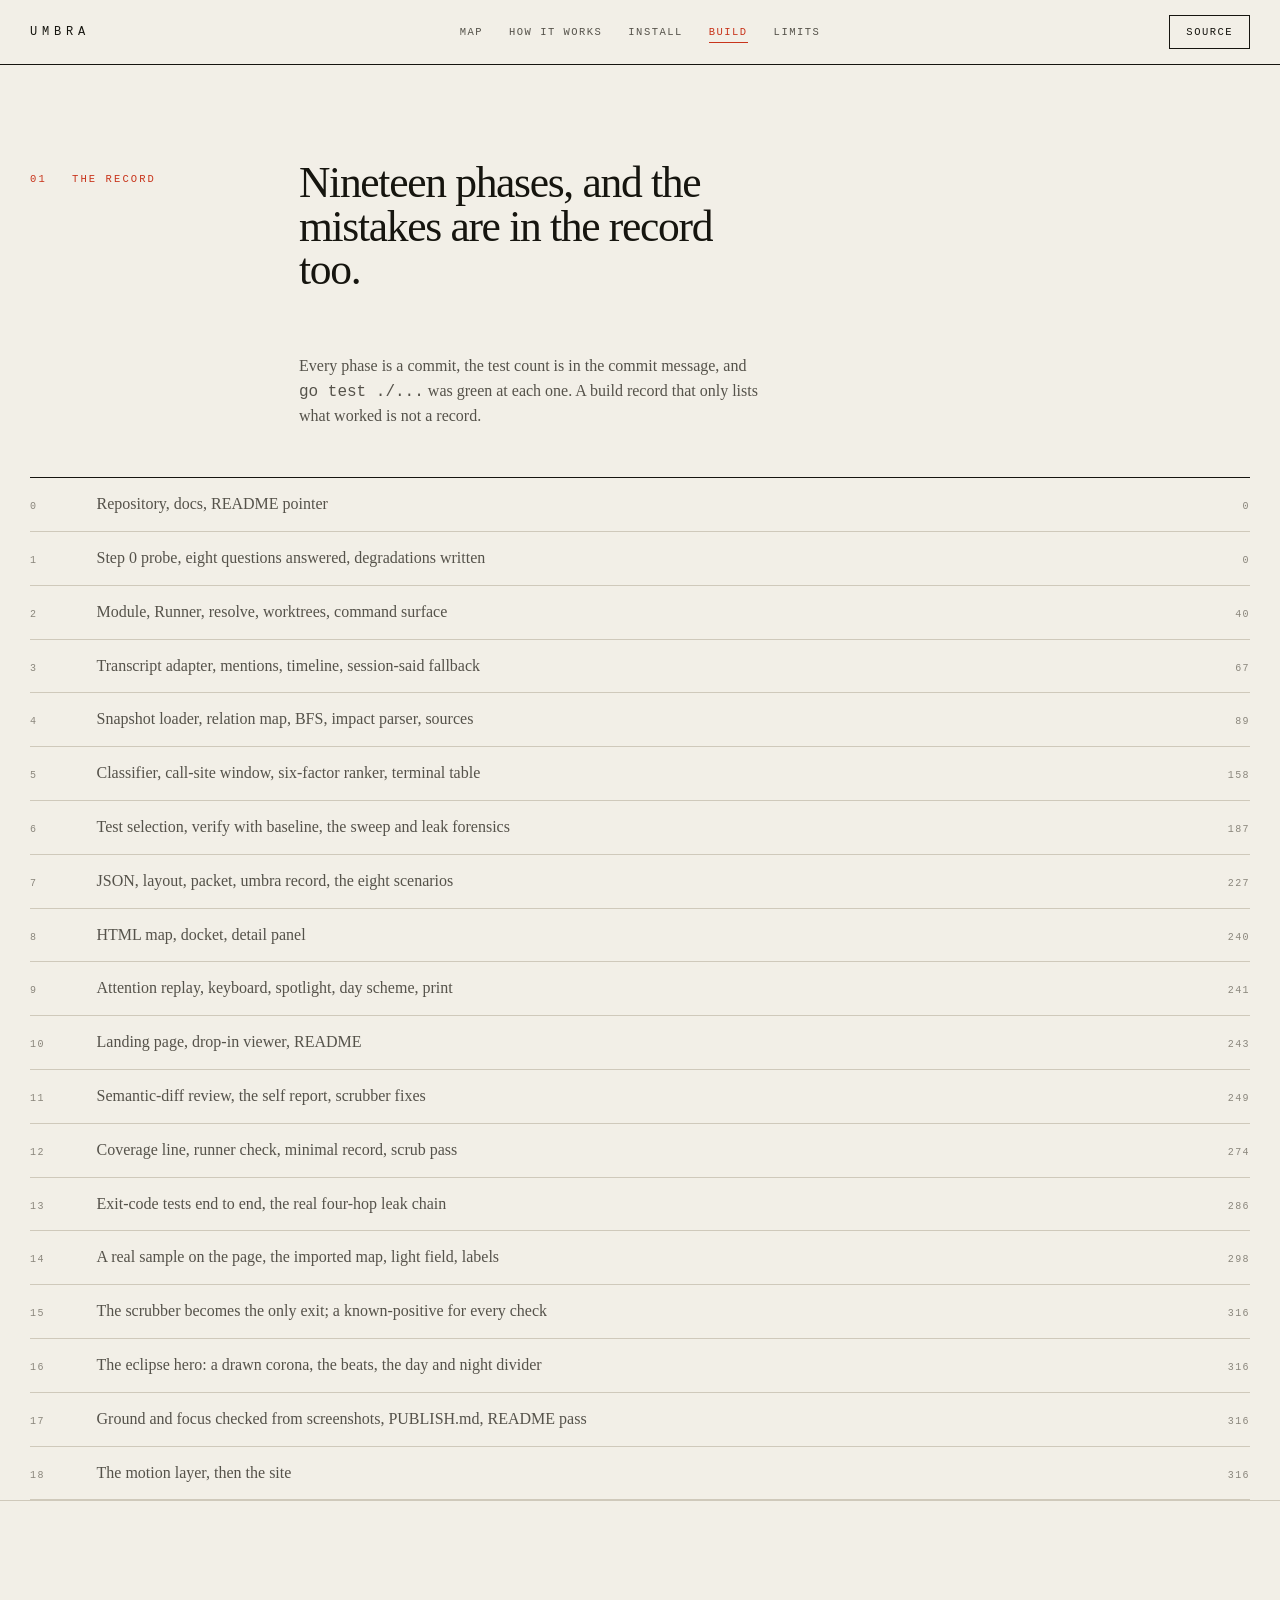
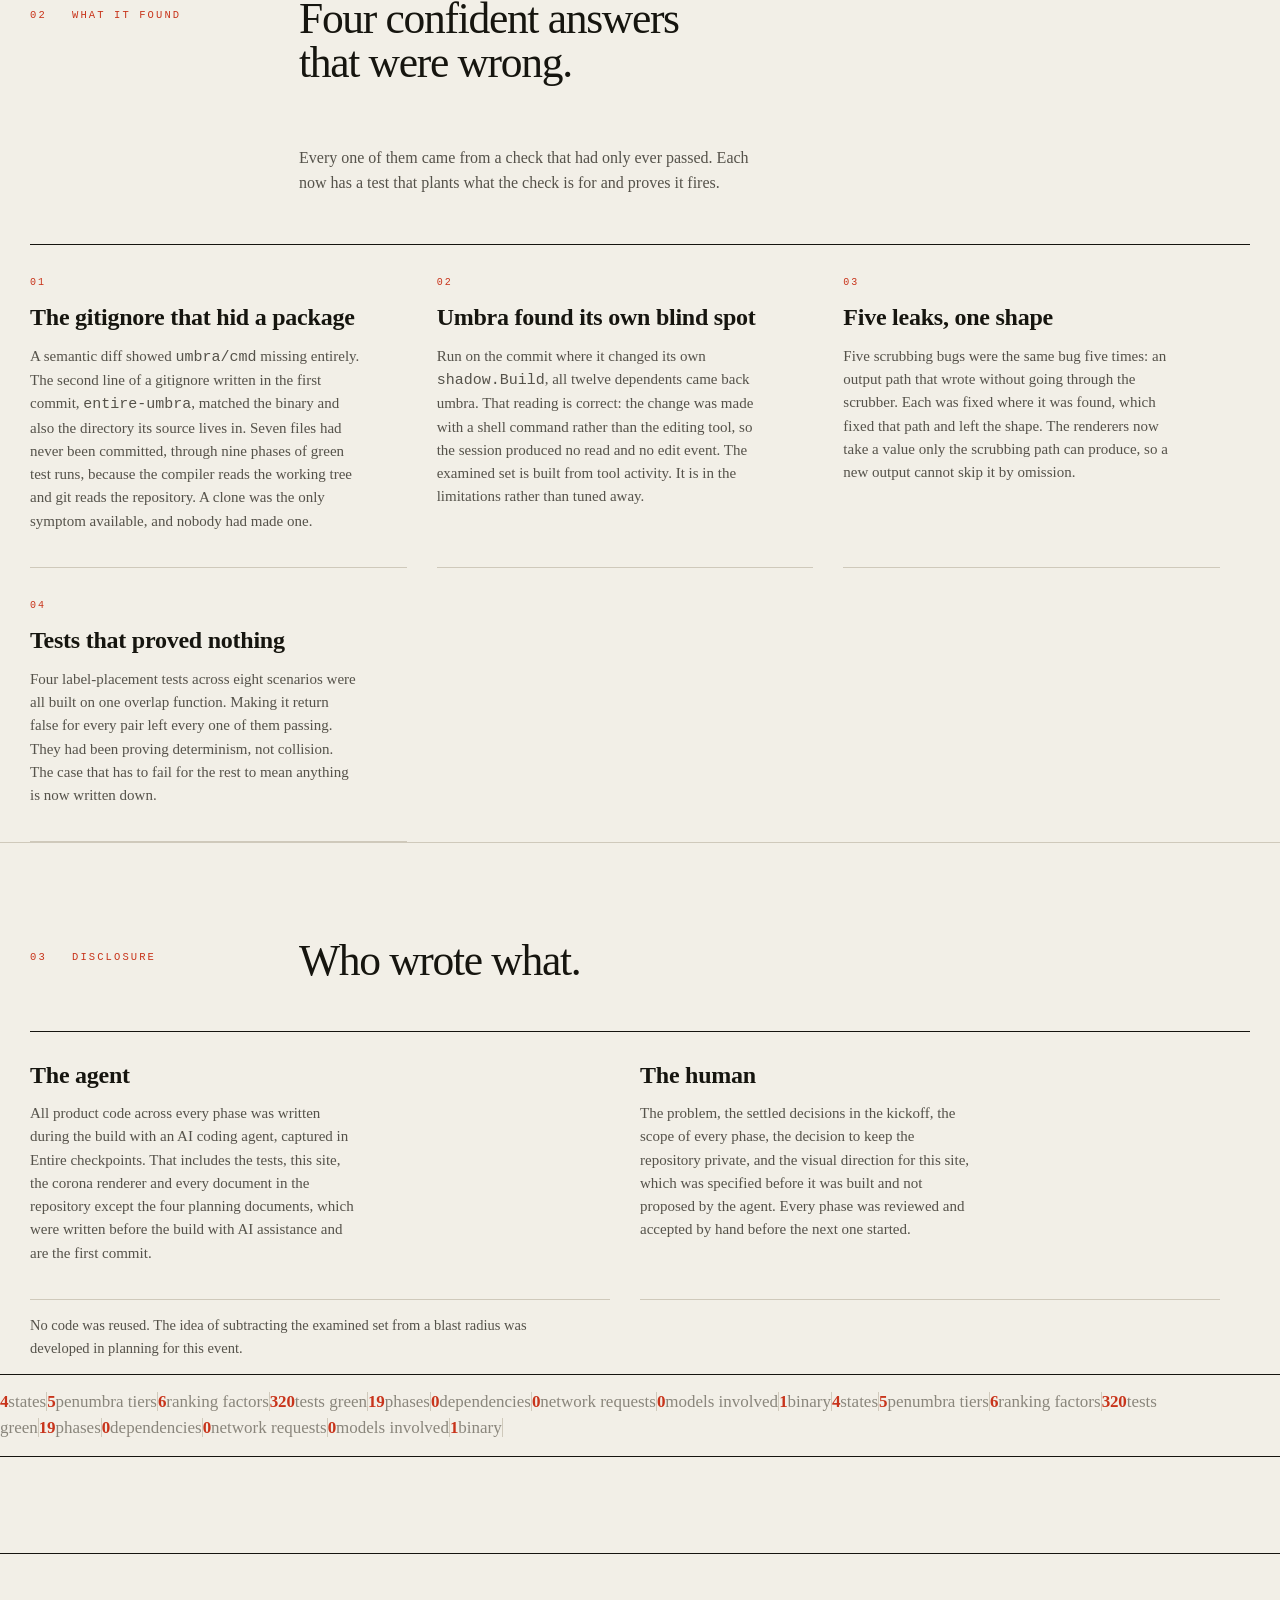
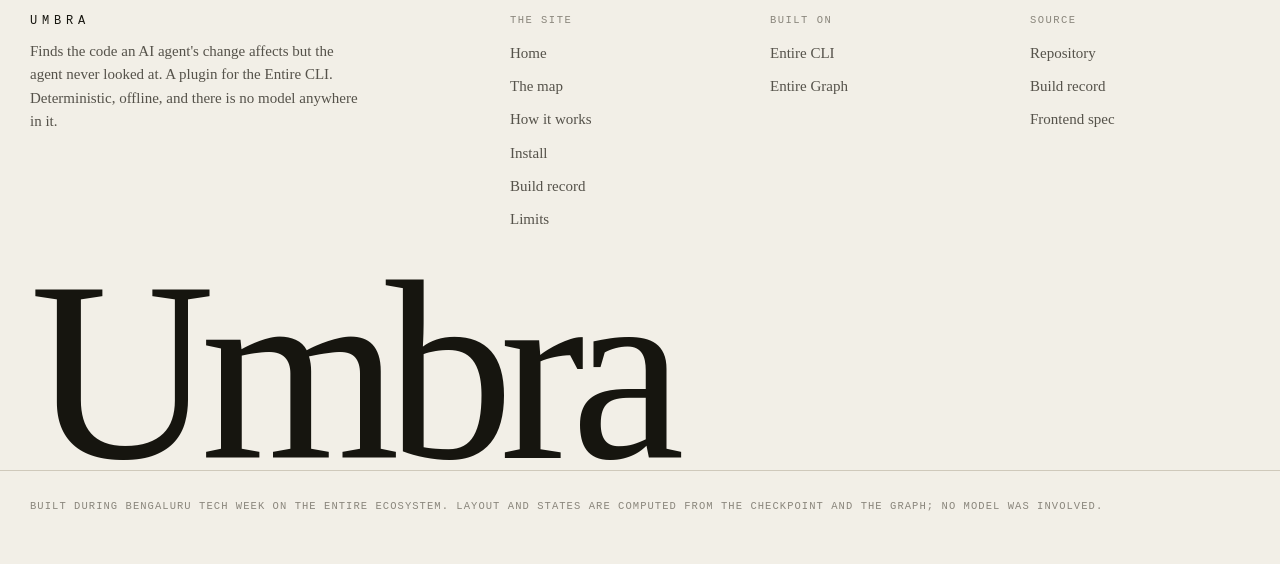
<file: umbra/site/build.html>
<!doctype html>
<html lang="en" class="nojs">
<head>
<meta charset="utf-8">
<meta name="viewport" content="width=device-width, initial-scale=1">
<meta http-equiv="Content-Security-Policy" content="default-src 'none'; style-src 'self' 'unsafe-inline'; script-src 'self' 'unsafe-inline'; img-src data:; connect-src 'self'">
<title>Build record</title>
<link rel="stylesheet" href="umbra.css">
<link rel="stylesheet" href="landing.css">
<script>document.documentElement.classList.remove("nojs");document.documentElement.classList.add("js");</script>
</head>
<body class="scheme-night">

<a class="skip mono" href="#main">Skip to the content</a>

<div class="grid-overlay" aria-hidden="true"></div>
<div class="grain" aria-hidden="true"></div>
<div class="progress" aria-hidden="true"><span></span></div>

<header class="topbar" id="topbar">
  <div class="topbar-inner">
    <a class="wordmark mono" href="index.html">Umbra</a>
    <nav class="pill mono" aria-label="Pages">
      <a href="map.html">Map</a>
      <a href="how.html">How it works</a>
      <a href="install.html">Install</a>
      <a href="build.html" class="on">Build</a>
      <a href="limits.html">Limits</a>
    </nav>
    <a class="ghost mono" href="https://github.com/u7k4rs6/Umbra">Source</a>
  </div>
</header>

<main id="main">

<section data-ghost="01" class="band top" data-reveal>
  <div class="head">
    <span class="marker mono">01 &nbsp; The record</span>
    <h2 class="big">Nineteen phases, and the mistakes are in the record too.</h2>
    <p class="sub">Every phase is a commit, the test count is in the commit message, and <code>go test ./...</code> was green at each one. A build record that only lists what worked is not a record.</p>
  </div>
  <div class="phases">
      <div class="prow"><span class="pn mono">0</span><span class="pw">Repository, docs, README pointer</span><span class="pt mono">0</span></div>
      <div class="prow"><span class="pn mono">1</span><span class="pw">Step 0 probe, eight questions answered, degradations written</span><span class="pt mono">0</span></div>
      <div class="prow"><span class="pn mono">2</span><span class="pw">Module, Runner, resolve, worktrees, command surface</span><span class="pt mono">40</span></div>
      <div class="prow"><span class="pn mono">3</span><span class="pw">Transcript adapter, mentions, timeline, session-said fallback</span><span class="pt mono">67</span></div>
      <div class="prow"><span class="pn mono">4</span><span class="pw">Snapshot loader, relation map, BFS, impact parser, sources</span><span class="pt mono">89</span></div>
      <div class="prow"><span class="pn mono">5</span><span class="pw">Classifier, call-site window, six-factor ranker, terminal table</span><span class="pt mono">158</span></div>
      <div class="prow"><span class="pn mono">6</span><span class="pw">Test selection, verify with baseline, the sweep and leak forensics</span><span class="pt mono">187</span></div>
      <div class="prow"><span class="pn mono">7</span><span class="pw">JSON, layout, packet, umbra record, the eight scenarios</span><span class="pt mono">227</span></div>
      <div class="prow"><span class="pn mono">8</span><span class="pw">HTML map, docket, detail panel</span><span class="pt mono">240</span></div>
      <div class="prow"><span class="pn mono">9</span><span class="pw">Attention replay, keyboard, spotlight, day scheme, print</span><span class="pt mono">241</span></div>
      <div class="prow"><span class="pn mono">10</span><span class="pw">Landing page, drop-in viewer, README</span><span class="pt mono">243</span></div>
      <div class="prow"><span class="pn mono">11</span><span class="pw">Semantic-diff review, the self report, scrubber fixes</span><span class="pt mono">249</span></div>
      <div class="prow"><span class="pn mono">12</span><span class="pw">Coverage line, runner check, minimal record, scrub pass</span><span class="pt mono">274</span></div>
      <div class="prow"><span class="pn mono">13</span><span class="pw">Exit-code tests end to end, the real four-hop leak chain</span><span class="pt mono">286</span></div>
      <div class="prow"><span class="pn mono">14</span><span class="pw">A real sample on the page, the imported map, light field, labels</span><span class="pt mono">298</span></div>
      <div class="prow"><span class="pn mono">15</span><span class="pw">The scrubber becomes the only exit; a known-positive for every check</span><span class="pt mono">316</span></div>
      <div class="prow"><span class="pn mono">16</span><span class="pw">The eclipse hero: a drawn corona, the beats, the day and night divider</span><span class="pt mono">316</span></div>
      <div class="prow"><span class="pn mono">17</span><span class="pw">Ground and focus checked from screenshots, PUBLISH.md, README pass</span><span class="pt mono">316</span></div>
      <div class="prow"><span class="pn mono">18</span><span class="pw">The motion layer, then the site</span><span class="pt mono">316</span></div>
  </div>
</section>

<section data-ghost="02" class="band" data-reveal>
  <div class="head">
    <span class="marker mono">02 &nbsp; What it found</span>
    <h2 class="big">Four confident answers that were wrong.</h2>
    <p class="sub">Every one of them came from a check that had only ever passed. Each now has a test that plants what the check is for and proves it fires.</p>
  </div>
  <div class="cards two">
    <div class="card" data-torch>
      <span class="n mono">01</span><span class="word mono">The gitignore that hid a package</span>
      <p class="plain">A semantic diff showed <code>umbra/cmd</code> missing entirely. The second line of a gitignore written in the first commit, <code>entire-umbra</code>, matched the binary and also the directory its source lives in. Seven files had never been committed, through nine phases of green test runs, because the compiler reads the working tree and git reads the repository. A clone was the only symptom available, and nobody had made one.</p>
    </div>
    <div class="card" data-torch>
      <span class="n mono">02</span><span class="word mono">Umbra found its own blind spot</span>
      <p class="plain">Run on the commit where it changed its own <code>shadow.Build</code>, all twelve dependents came back umbra. That reading is correct: the change was made with a shell command rather than the editing tool, so the session produced no read and no edit event. The examined set is built from tool activity. It is in the limitations rather than tuned away.</p>
    </div>
    <div class="card" data-torch>
      <span class="n mono">03</span><span class="word mono">Five leaks, one shape</span>
      <p class="plain">Five scrubbing bugs were the same bug five times: an output path that wrote without going through the scrubber. Each was fixed where it was found, which fixed that path and left the shape. The renderers now take a value only the scrubbing path can produce, so a new output cannot skip it by omission.</p>
    </div>
    <div class="card" data-torch>
      <span class="n mono">04</span><span class="word mono">Tests that proved nothing</span>
      <p class="plain">Four label-placement tests across eight scenarios were all built on one overlap function. Making it return false for every pair left every one of them passing. They had been proving determinism, not collision. The case that has to fail for the rest to mean anything is now written down.</p>
    </div>
  </div>
</section>

<section data-ghost="03" class="band" data-reveal>
  <div class="head">
    <span class="marker mono">03 &nbsp; Disclosure</span>
    <h2 class="big">Who wrote what.</h2>
  </div>
  <div class="cards two">
    <div class="card" data-torch>
      <span class="word mono">The agent</span>
      <p class="plain">All product code across every phase was written during the build with an AI coding agent, captured in Entire checkpoints. That includes the tests, this site, the corona renderer and every document in the repository except the four planning documents, which were written before the build with AI assistance and are the first commit.</p>
    </div>
    <div class="card" data-torch>
      <span class="word mono">The human</span>
      <p class="plain">The problem, the settled decisions in the kickoff, the scope of every phase, the decision to keep the repository private, and the visual direction for this site, which was specified before it was built and not proposed by the agent. Every phase was reviewed and accepted by hand before the next one started.</p>
    </div>
  </div>
  <p class="caption center">No code was reused. The idea of subtracting the examined set from a blast radius was developed in planning for this event.</p>
</section>
</main>

<div class="ticker" aria-hidden="true">
  <div class="ticker-run"><span><b>4</b>states</span><span><b>5</b>penumbra tiers</span><span><b>6</b>ranking factors</span><span><b>320</b>tests green</span><span><b>19</b>phases</span><span><b>0</b>dependencies</span><span><b>0</b>network requests</span><span><b>0</b>models involved</span><span><b>1</b>binary</span><span><b>4</b>states</span><span><b>5</b>penumbra tiers</span><span><b>6</b>ranking factors</span><span><b>320</b>tests green</span><span><b>19</b>phases</span><span><b>0</b>dependencies</span><span><b>0</b>network requests</span><span><b>0</b>models involved</span><span><b>1</b>binary</span></div>
</div>

<footer class="site-foot">
  <div class="foot-grid">
    <div class="foot-col brand">
      <span class="wordmark mono">Umbra</span>
      <p class="plain">Finds the code an AI agent's change affects but the agent never looked at. A plugin for the Entire CLI. Deterministic, offline, and there is no model anywhere in it.</p>
    </div>
    <div class="foot-col">
      <span class="mono foot-head">The site</span>
      <a href="index.html">Home</a>
      <a href="map.html">The map</a>
      <a href="how.html">How it works</a>
      <a href="install.html">Install</a>
      <a href="build.html">Build record</a>
      <a href="limits.html">Limits</a>
    </div>
    <div class="foot-col">
      <span class="mono foot-head">Built on</span>
      <a href="https://github.com/entireio/cli">Entire CLI</a>
      <a href="https://github.com/entireio/entire-graph">Entire Graph</a>
    </div>
    <div class="foot-col">
      <span class="mono foot-head">Source</span>
      <a href="https://github.com/u7k4rs6/Umbra">Repository</a>
      <a href="https://github.com/u7k4rs6/Umbra/blob/main/umbra/NOTES.md">Build record</a>
      <a href="https://github.com/u7k4rs6/Umbra/blob/main/umbra/docs/FRONTEND_SPEC.md">Frontend spec</a>
    </div>
  </div>
  <div class="foot-mark" aria-hidden="true">Umbra</div>
  <p class="foot-note mono">Built during Bengaluru Tech Week on the Entire ecosystem. Layout and states are computed from the checkpoint and the graph; no model was involved.</p>
</footer>

<script src="halftone.js"></script>
<script src="site.js"></script>
<script src="motion.js"></script>
<script src="interact.js"></script>
</body>
</html>
</file>
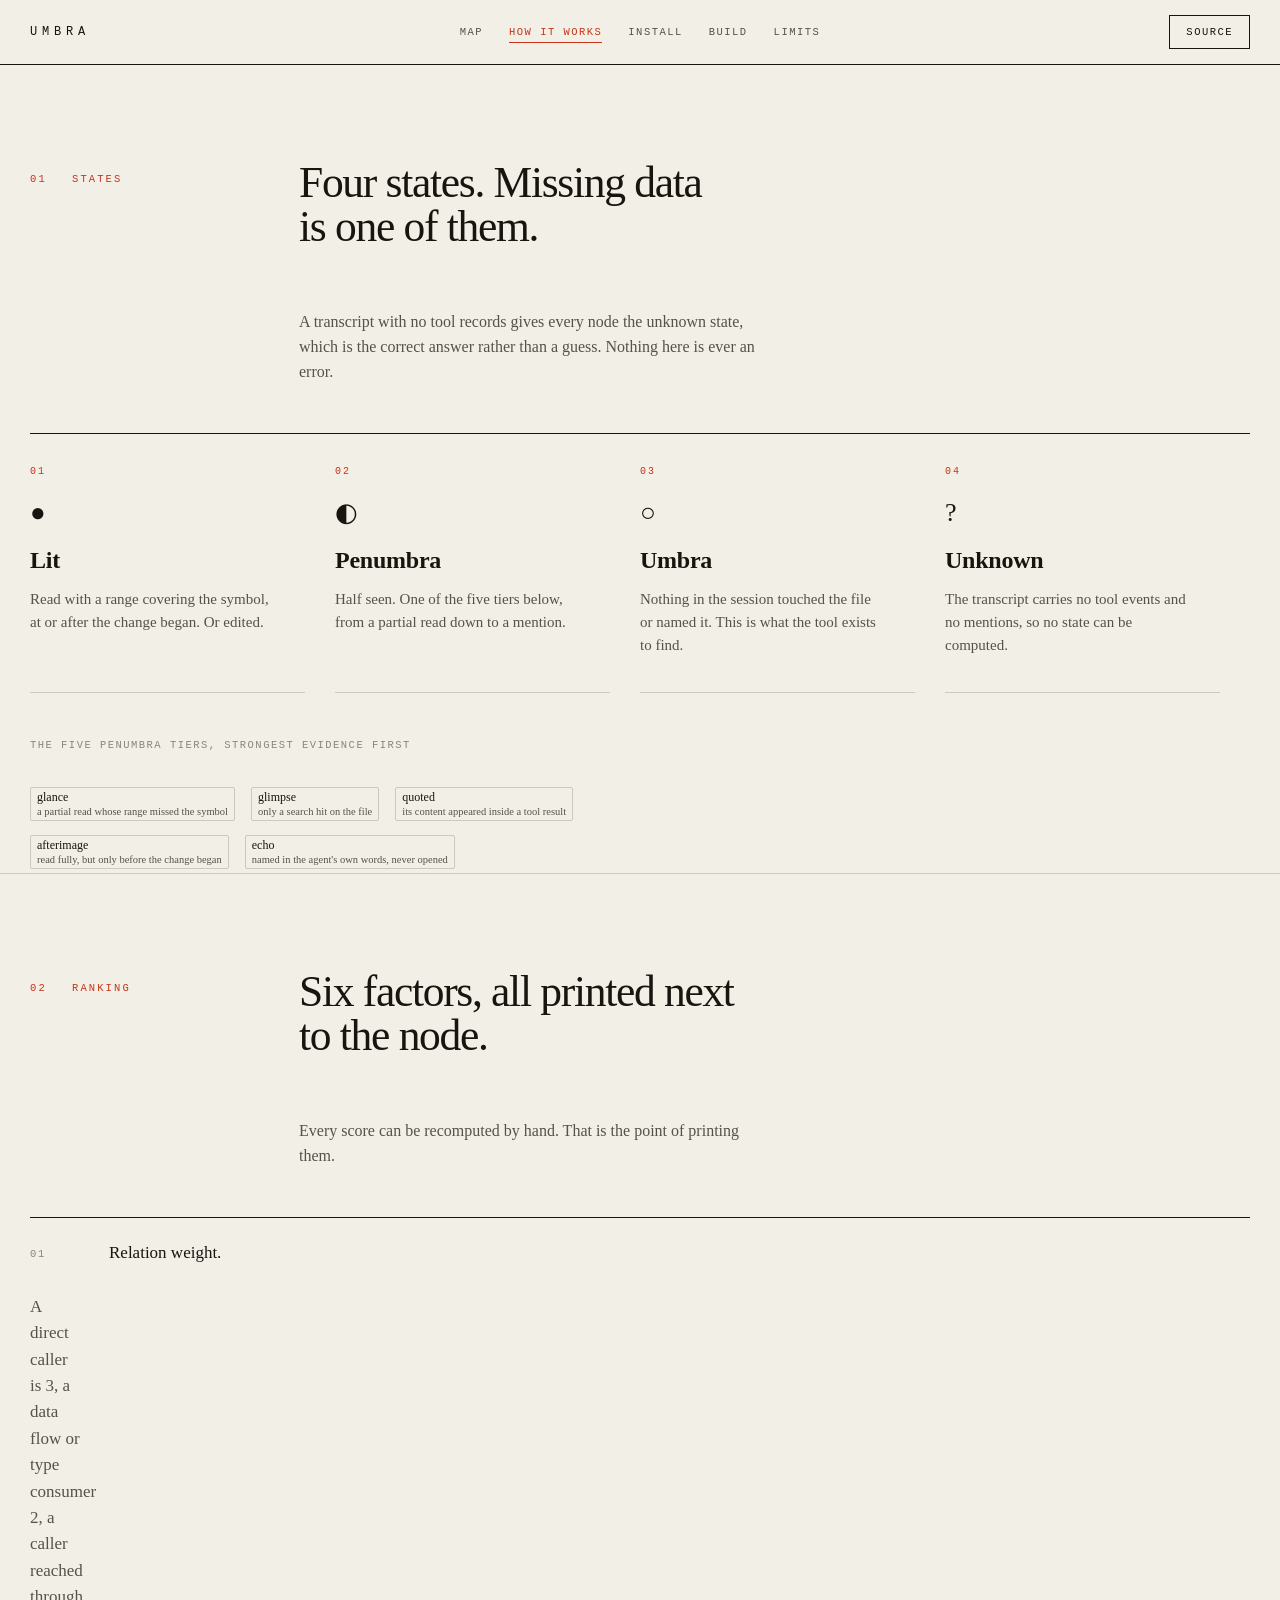
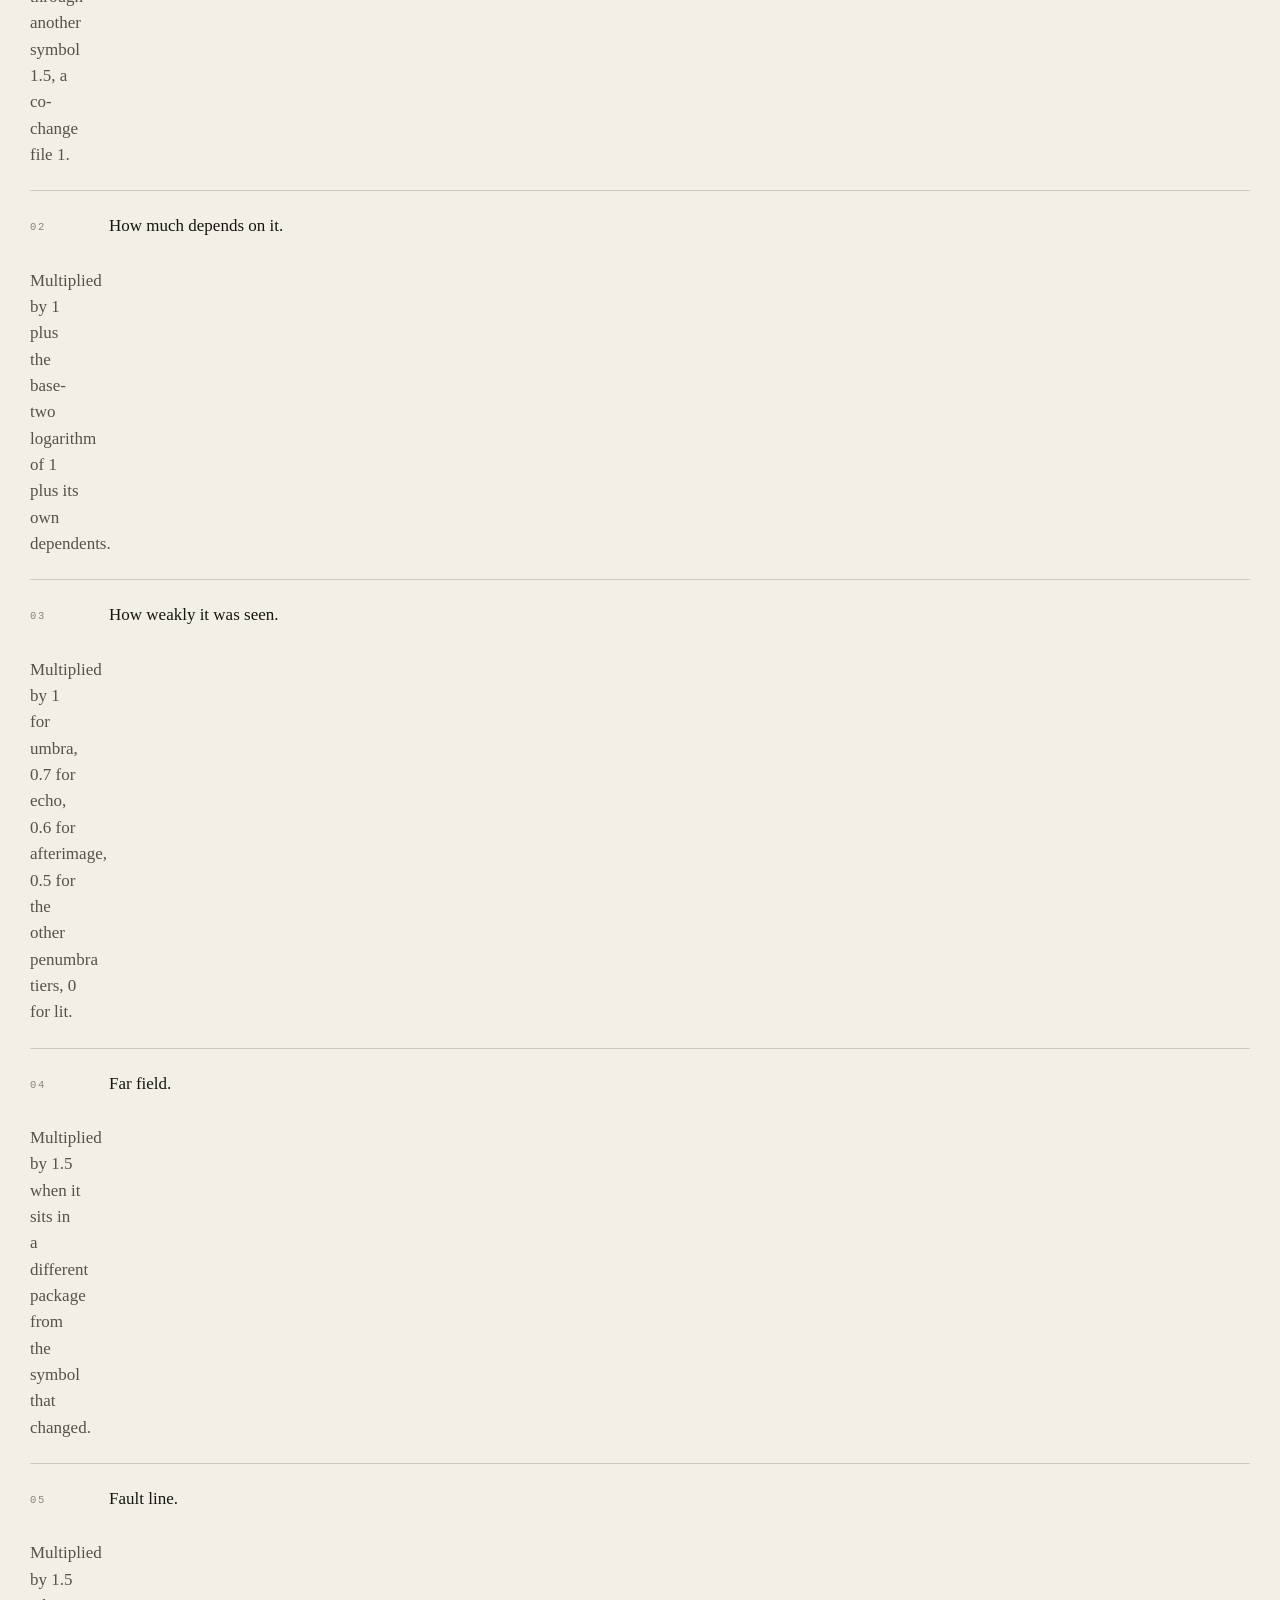
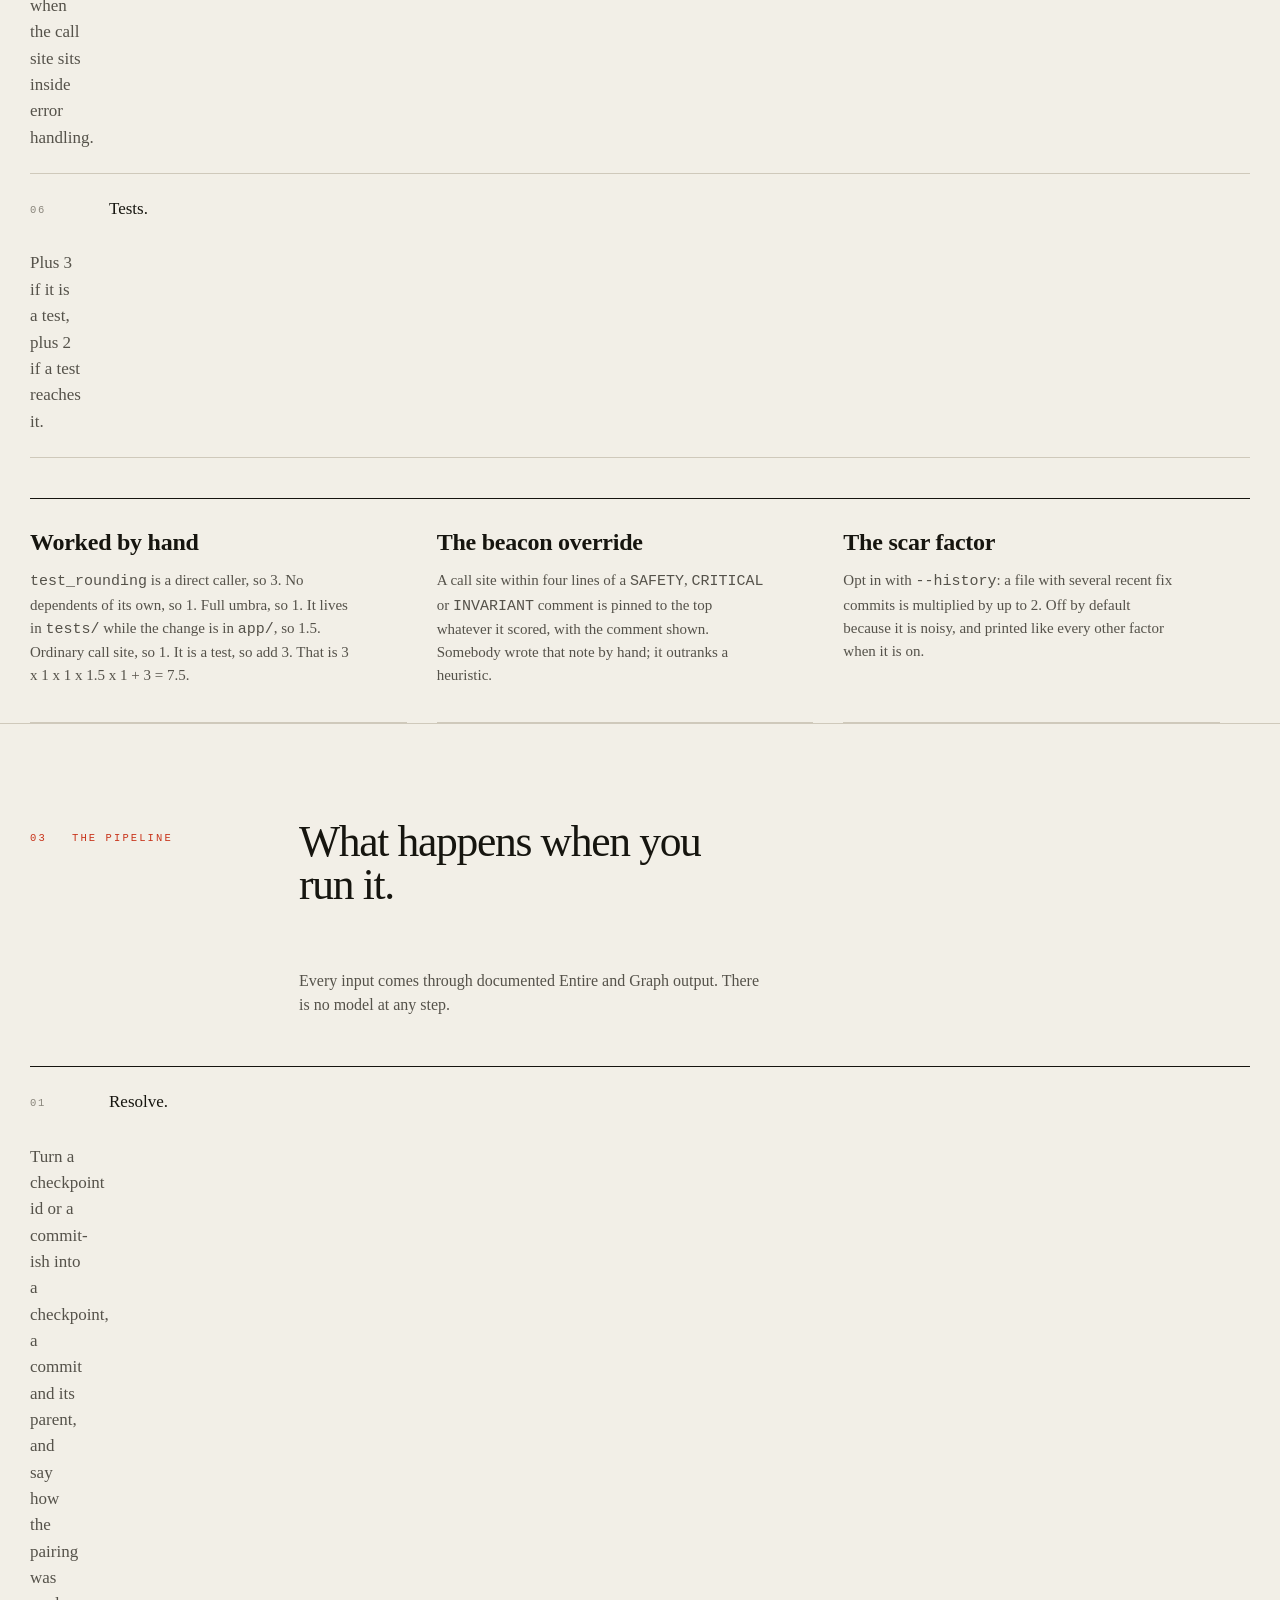
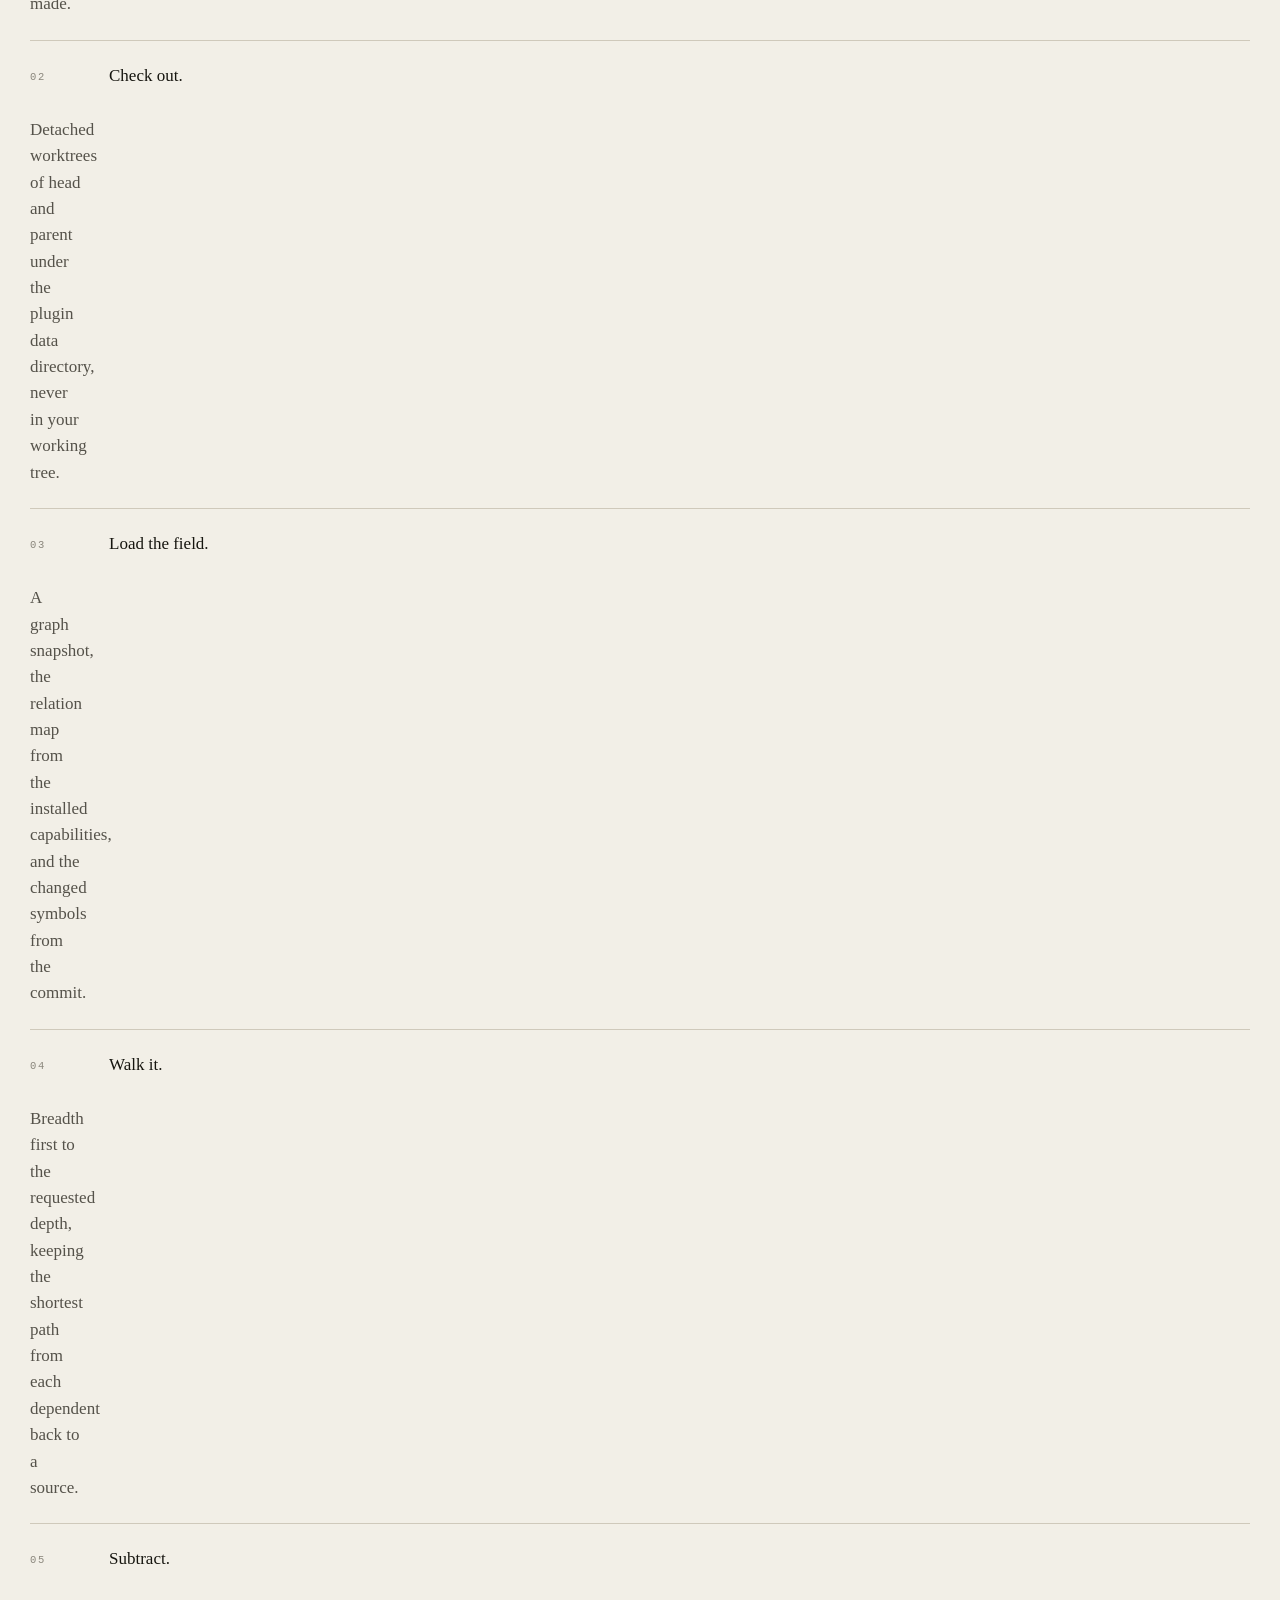
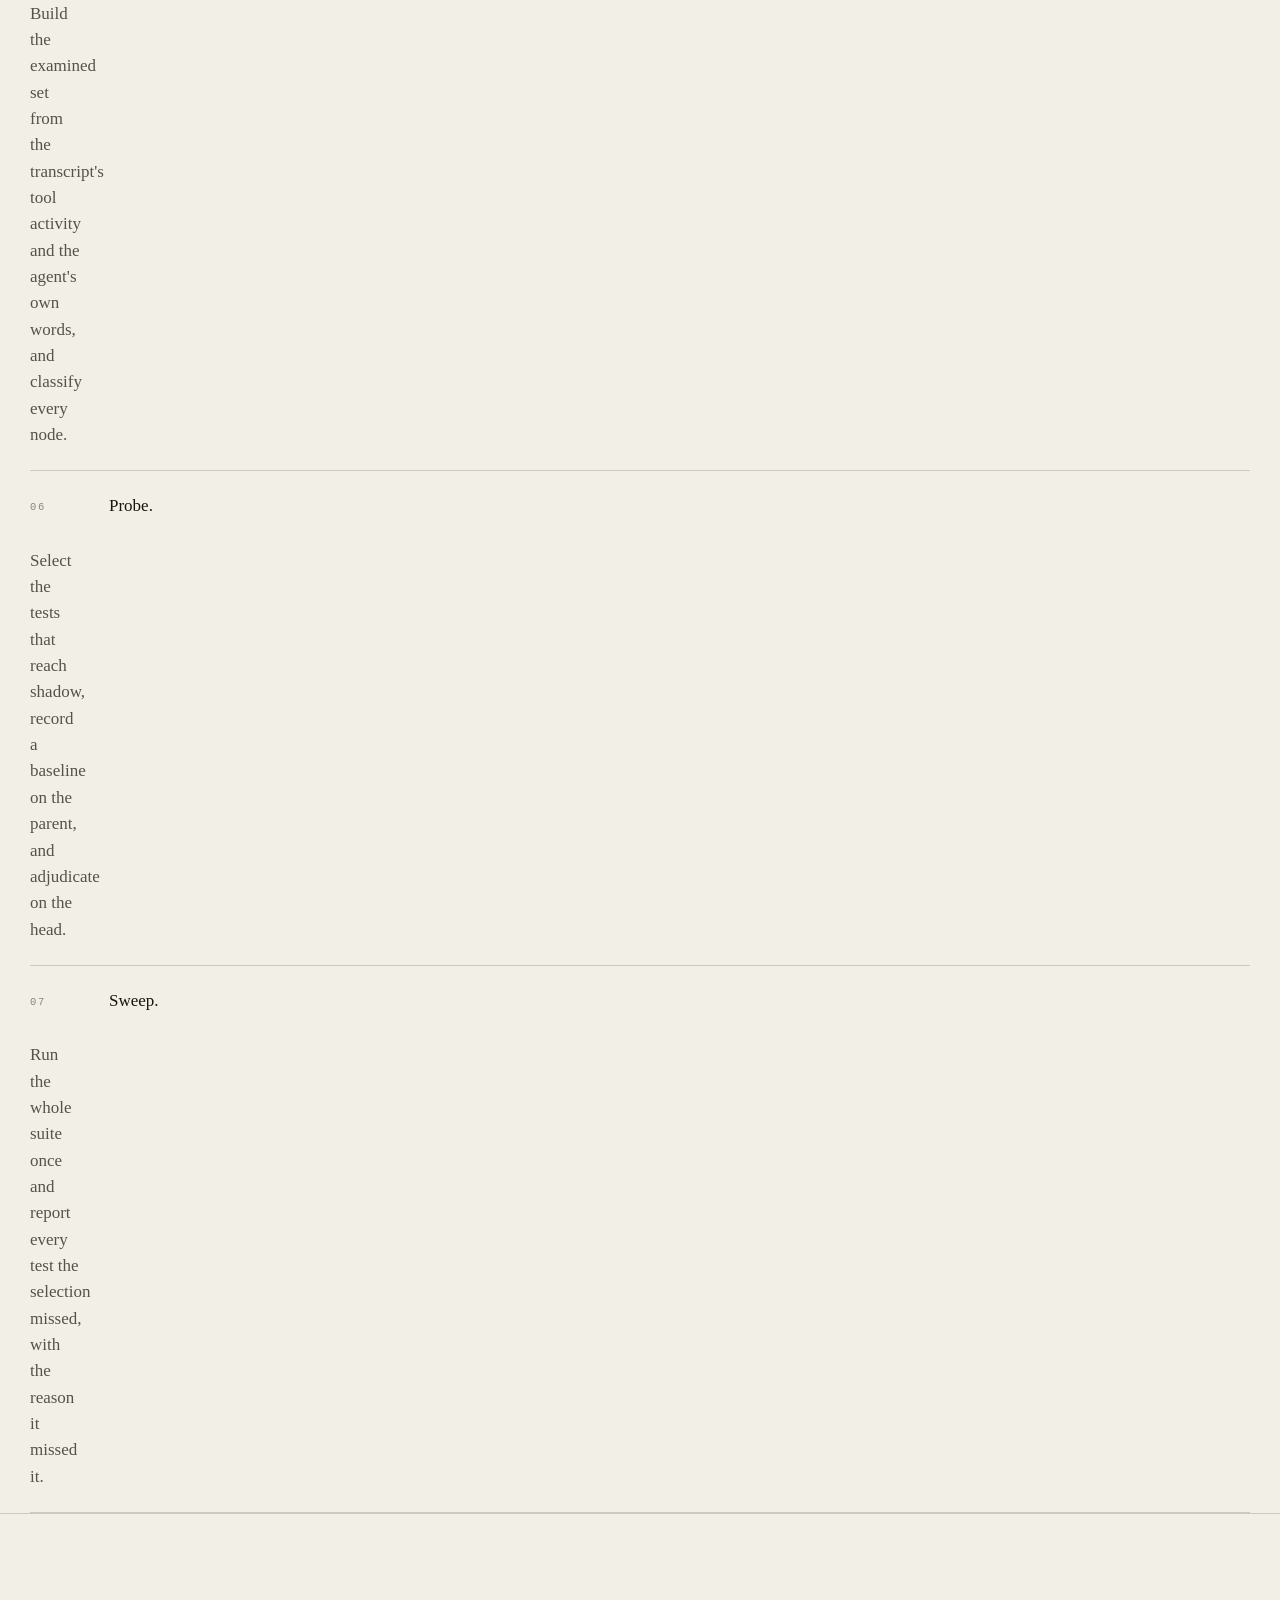
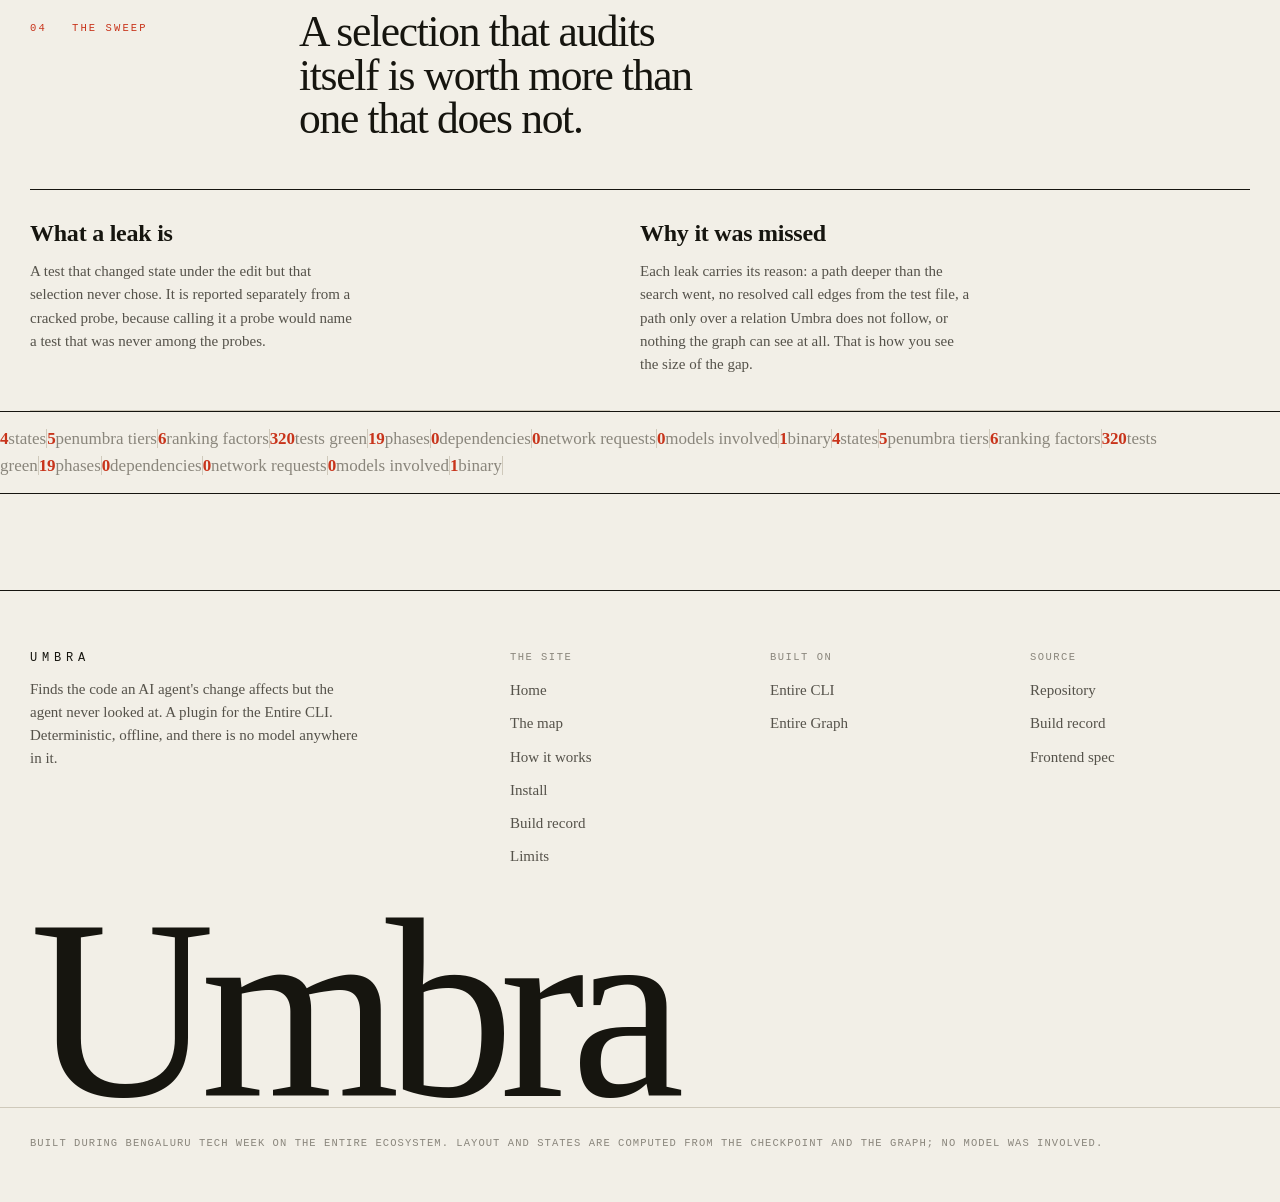
<file: umbra/site/how.html>
<!doctype html>
<html lang="en" class="nojs">
<head>
<meta charset="utf-8">
<meta name="viewport" content="width=device-width, initial-scale=1">
<meta http-equiv="Content-Security-Policy" content="default-src 'none'; style-src 'self' 'unsafe-inline'; script-src 'self' 'unsafe-inline'; img-src data:; connect-src 'self'">
<title>How it works</title>
<link rel="stylesheet" href="umbra.css">
<link rel="stylesheet" href="landing.css">
<script>document.documentElement.classList.remove("nojs");document.documentElement.classList.add("js");</script>
</head>
<body class="scheme-night">

<a class="skip mono" href="#main">Skip to the content</a>

<div class="grid-overlay" aria-hidden="true"></div>
<div class="grain" aria-hidden="true"></div>
<div class="progress" aria-hidden="true"><span></span></div>

<header class="topbar" id="topbar">
  <div class="topbar-inner">
    <a class="wordmark mono" href="index.html">Umbra</a>
    <nav class="pill mono" aria-label="Pages">
      <a href="map.html">Map</a>
      <a href="how.html" class="on">How it works</a>
      <a href="install.html">Install</a>
      <a href="build.html">Build</a>
      <a href="limits.html">Limits</a>
    </nav>
    <a class="ghost mono" href="https://github.com/u7k4rs6/Umbra">Source</a>
  </div>
</header>

<main id="main">

<section data-ghost="01" class="band top" data-reveal>
  <div class="head">
    <span class="marker mono">01 &nbsp; States</span>
    <h2 class="big">Four states. Missing data is one of them.</h2>
    <p class="sub">A transcript with no tool records gives every node the unknown state, which is the correct answer rather than a guess. Nothing here is ever an error.</p>
  </div>

  <div class="cards four">
    <div class="card" data-torch>
      <span class="n mono">01</span><span class="glyph state-lit big-glyph">&#9679;</span>
      <span class="word mono">Lit</span>
      <p class="plain">Read with a range covering the symbol, at or after the change began. Or edited.</p>
    </div>
    <div class="card" data-torch>
      <span class="n mono">02</span><span class="glyph state-penumbra big-glyph">&#9680;</span>
      <span class="word mono">Penumbra</span>
      <p class="plain">Half seen. One of the five tiers below, from a partial read down to a mention.</p>
    </div>
    <div class="card" data-torch>
      <span class="n mono">03</span><span class="glyph state-umbra big-glyph">&#9675;</span>
      <span class="word mono">Umbra</span>
      <p class="plain">Nothing in the session touched the file or named it. This is what the tool exists to find.</p>
    </div>
    <div class="card" data-torch>
      <span class="n mono">04</span><span class="glyph state-unknown big-glyph">?</span>
      <span class="word mono">Unknown</span>
      <p class="plain">The transcript carries no tool events and no mentions, so no state can be computed.</p>
    </div>
  </div>

  <p class="center-note mono">The five penumbra tiers, strongest evidence first</p>
  <p class="tiers">
    <span class="chip"><b>glance</b><i>a partial read whose range missed the symbol</i></span>
    <span class="chip"><b>glimpse</b><i>only a search hit on the file</i></span>
    <span class="chip"><b>quoted</b><i>its content appeared inside a tool result</i></span>
    <span class="chip"><b>afterimage</b><i>read fully, but only before the change began</i></span>
    <span class="chip"><b>echo</b><i>named in the agent's own words, never opened</i></span>
  </p>
</section>

<section data-ghost="02" class="band" id="ranking" data-reveal>
  <div class="head">
    <span class="marker mono">02 &nbsp; Ranking</span>
    <h2 class="big">Six factors, all printed next to the node.</h2>
    <p class="sub">Every score can be recomputed by hand. That is the point of printing them.</p>
  </div>

  <ol class="factors" id="factors">
    <li><b>Relation weight.</b> A direct caller is 3, a data flow or type consumer 2, a caller reached through another symbol 1.5, a co-change file 1.</li>
    <li><b>How much depends on it.</b> Multiplied by 1 plus the base-two logarithm of 1 plus its own dependents.</li>
    <li><b>How weakly it was seen.</b> Multiplied by 1 for umbra, 0.7 for echo, 0.6 for afterimage, 0.5 for the other penumbra tiers, 0 for lit.</li>
    <li><b>Far field.</b> Multiplied by 1.5 when it sits in a different package from the symbol that changed.</li>
    <li><b>Fault line.</b> Multiplied by 1.5 when the call site sits inside error handling.</li>
    <li><b>Tests.</b> Plus 3 if it is a test, plus 2 if a test reaches it.</li>
  </ol>

  <div class="cards three tight">
    <div class="card" data-torch>
      <span class="word mono">Worked by hand</span>
      <p class="plain"><code>test_rounding</code> is a direct caller, so 3. No dependents of its own, so 1. Full umbra, so 1. It lives in <code>tests/</code> while the change is in <code>app/</code>, so 1.5. Ordinary call site, so 1. It is a test, so add 3. That is 3 x 1 x 1 x 1.5 x 1 + 3 = 7.5.</p>
    </div>
    <div class="card" data-torch>
      <span class="word mono">The beacon override</span>
      <p class="plain">A call site within four lines of a <code>SAFETY</code>, <code>CRITICAL</code> or <code>INVARIANT</code> comment is pinned to the top whatever it scored, with the comment shown. Somebody wrote that note by hand; it outranks a heuristic.</p>
    </div>
    <div class="card" data-torch>
      <span class="word mono">The scar factor</span>
      <p class="plain">Opt in with <code>--history</code>: a file with several recent fix commits is multiplied by up to 2. Off by default because it is noisy, and printed like every other factor when it is on.</p>
    </div>
  </div>
</section>

<section data-ghost="03" class="band" id="pipeline" data-reveal>
  <div class="head">
    <span class="marker mono">03 &nbsp; The pipeline</span>
    <h2 class="big">What happens when you run it.</h2>
    <p class="sub">Every input comes through documented Entire and Graph output. There is no model at any step.</p>
  </div>
  <ol class="factors steps">
    <li><b>Resolve.</b> Turn a checkpoint id or a commit-ish into a checkpoint, a commit and its parent, and say how the pairing was made.</li>
    <li><b>Check out.</b> Detached worktrees of head and parent under the plugin data directory, never in your working tree.</li>
    <li><b>Load the field.</b> A graph snapshot, the relation map from the installed capabilities, and the changed symbols from the commit.</li>
    <li><b>Walk it.</b> Breadth first to the requested depth, keeping the shortest path from each dependent back to a source.</li>
    <li><b>Subtract.</b> Build the examined set from the transcript's tool activity and the agent's own words, and classify every node.</li>
    <li><b>Probe.</b> Select the tests that reach shadow, record a baseline on the parent, and adjudicate on the head.</li>
    <li><b>Sweep.</b> Run the whole suite once and report every test the selection missed, with the reason it missed it.</li>
  </ol>
</section>

<section data-ghost="04" class="band" id="sweep" data-reveal>
  <div class="head">
    <span class="marker mono">04 &nbsp; The sweep</span>
    <h2 class="big">A selection that audits itself is worth more than one that does not.</h2>
  </div>
  <div class="cards two">
    <div class="card" data-torch>
      <span class="word mono">What a leak is</span>
      <p class="plain">A test that changed state under the edit but that selection never chose. It is reported separately from a cracked probe, because calling it a probe would name a test that was never among the probes.</p>
    </div>
    <div class="card" data-torch>
      <span class="word mono">Why it was missed</span>
      <p class="plain">Each leak carries its reason: a path deeper than the search went, no resolved call edges from the test file, a path only over a relation Umbra does not follow, or nothing the graph can see at all. That is how you see the size of the gap.</p>
    </div>
  </div>
</section>
</main>

<div class="ticker" aria-hidden="true">
  <div class="ticker-run"><span><b>4</b>states</span><span><b>5</b>penumbra tiers</span><span><b>6</b>ranking factors</span><span><b>320</b>tests green</span><span><b>19</b>phases</span><span><b>0</b>dependencies</span><span><b>0</b>network requests</span><span><b>0</b>models involved</span><span><b>1</b>binary</span><span><b>4</b>states</span><span><b>5</b>penumbra tiers</span><span><b>6</b>ranking factors</span><span><b>320</b>tests green</span><span><b>19</b>phases</span><span><b>0</b>dependencies</span><span><b>0</b>network requests</span><span><b>0</b>models involved</span><span><b>1</b>binary</span></div>
</div>

<footer class="site-foot">
  <div class="foot-grid">
    <div class="foot-col brand">
      <span class="wordmark mono">Umbra</span>
      <p class="plain">Finds the code an AI agent's change affects but the agent never looked at. A plugin for the Entire CLI. Deterministic, offline, and there is no model anywhere in it.</p>
    </div>
    <div class="foot-col">
      <span class="mono foot-head">The site</span>
      <a href="index.html">Home</a>
      <a href="map.html">The map</a>
      <a href="how.html">How it works</a>
      <a href="install.html">Install</a>
      <a href="build.html">Build record</a>
      <a href="limits.html">Limits</a>
    </div>
    <div class="foot-col">
      <span class="mono foot-head">Built on</span>
      <a href="https://github.com/entireio/cli">Entire CLI</a>
      <a href="https://github.com/entireio/entire-graph">Entire Graph</a>
    </div>
    <div class="foot-col">
      <span class="mono foot-head">Source</span>
      <a href="https://github.com/u7k4rs6/Umbra">Repository</a>
      <a href="https://github.com/u7k4rs6/Umbra/blob/main/umbra/NOTES.md">Build record</a>
      <a href="https://github.com/u7k4rs6/Umbra/blob/main/umbra/docs/FRONTEND_SPEC.md">Frontend spec</a>
    </div>
  </div>
  <div class="foot-mark" aria-hidden="true">Umbra</div>
  <p class="foot-note mono">Built during Bengaluru Tech Week on the Entire ecosystem. Layout and states are computed from the checkpoint and the graph; no model was involved.</p>
</footer>

<script src="halftone.js"></script>
<script src="site.js"></script>
<script src="motion.js"></script>
<script src="interact.js"></script>
</body>
</html>
</file>
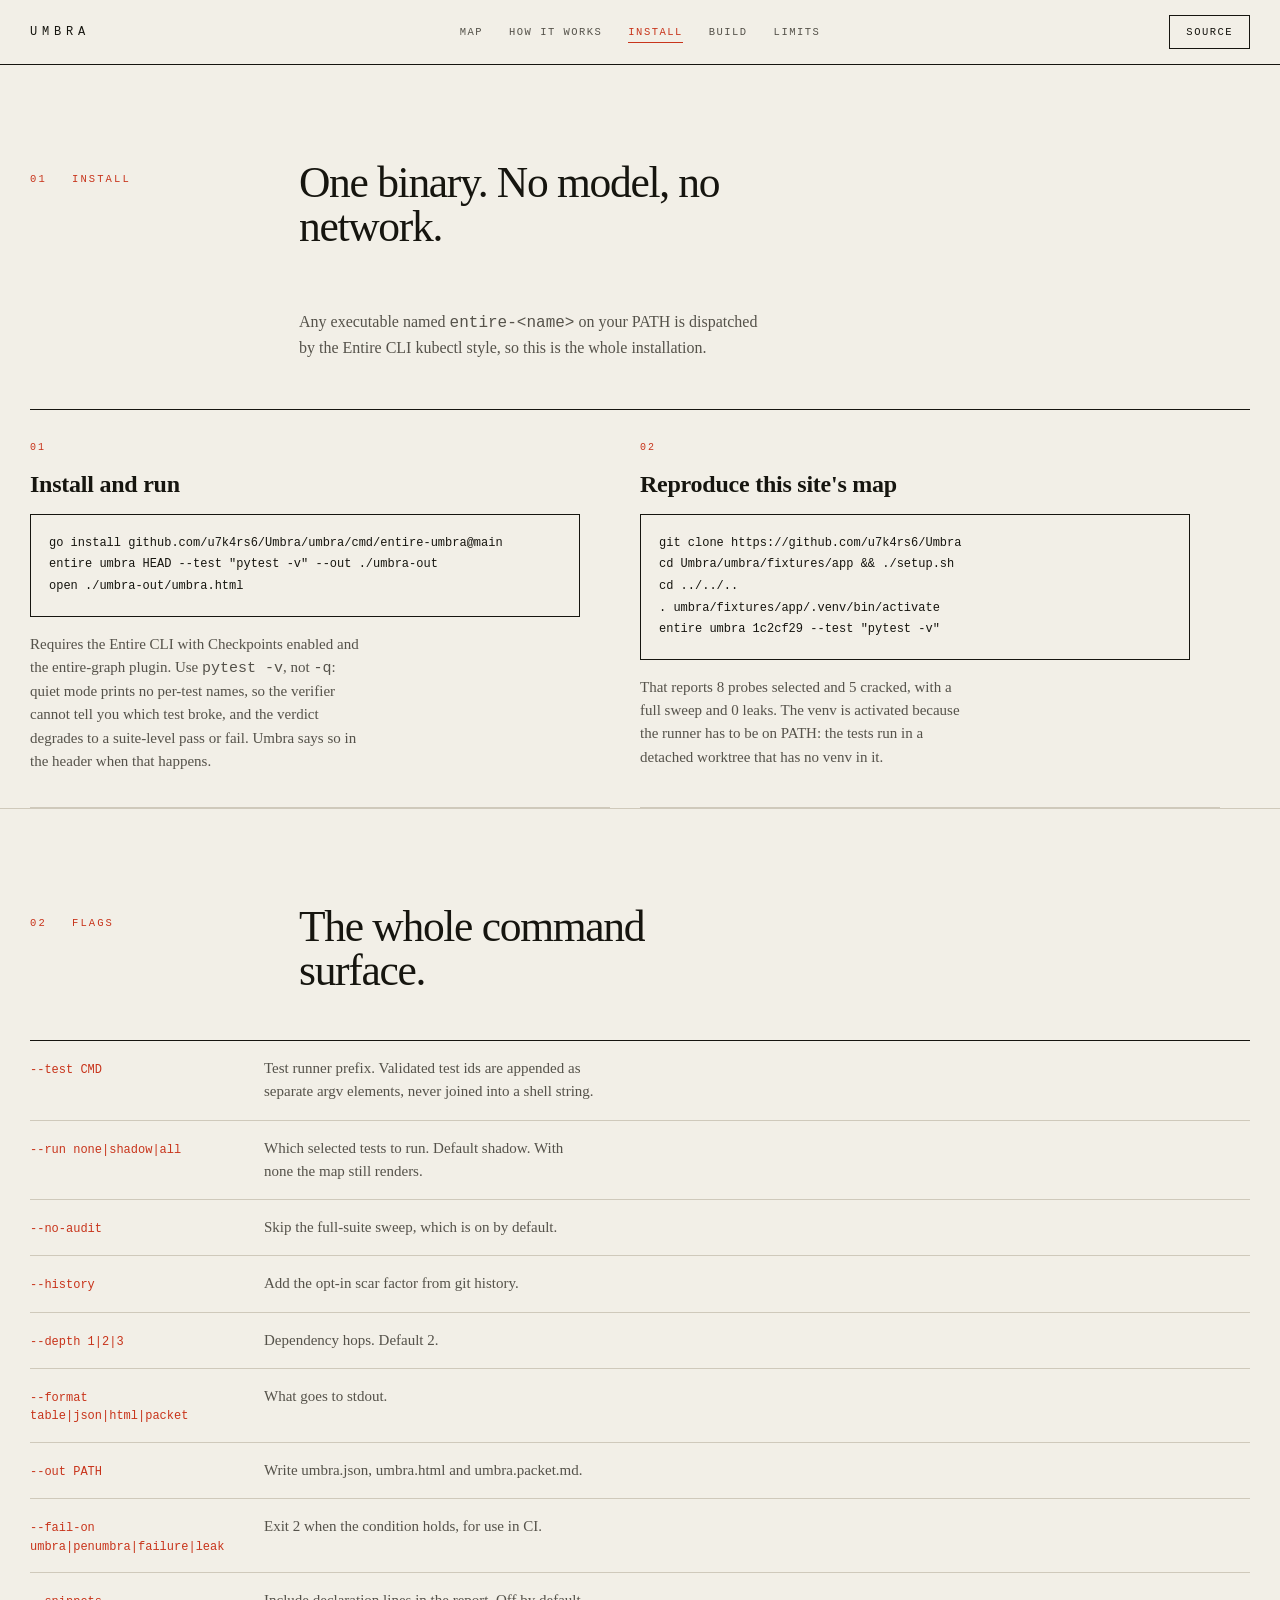
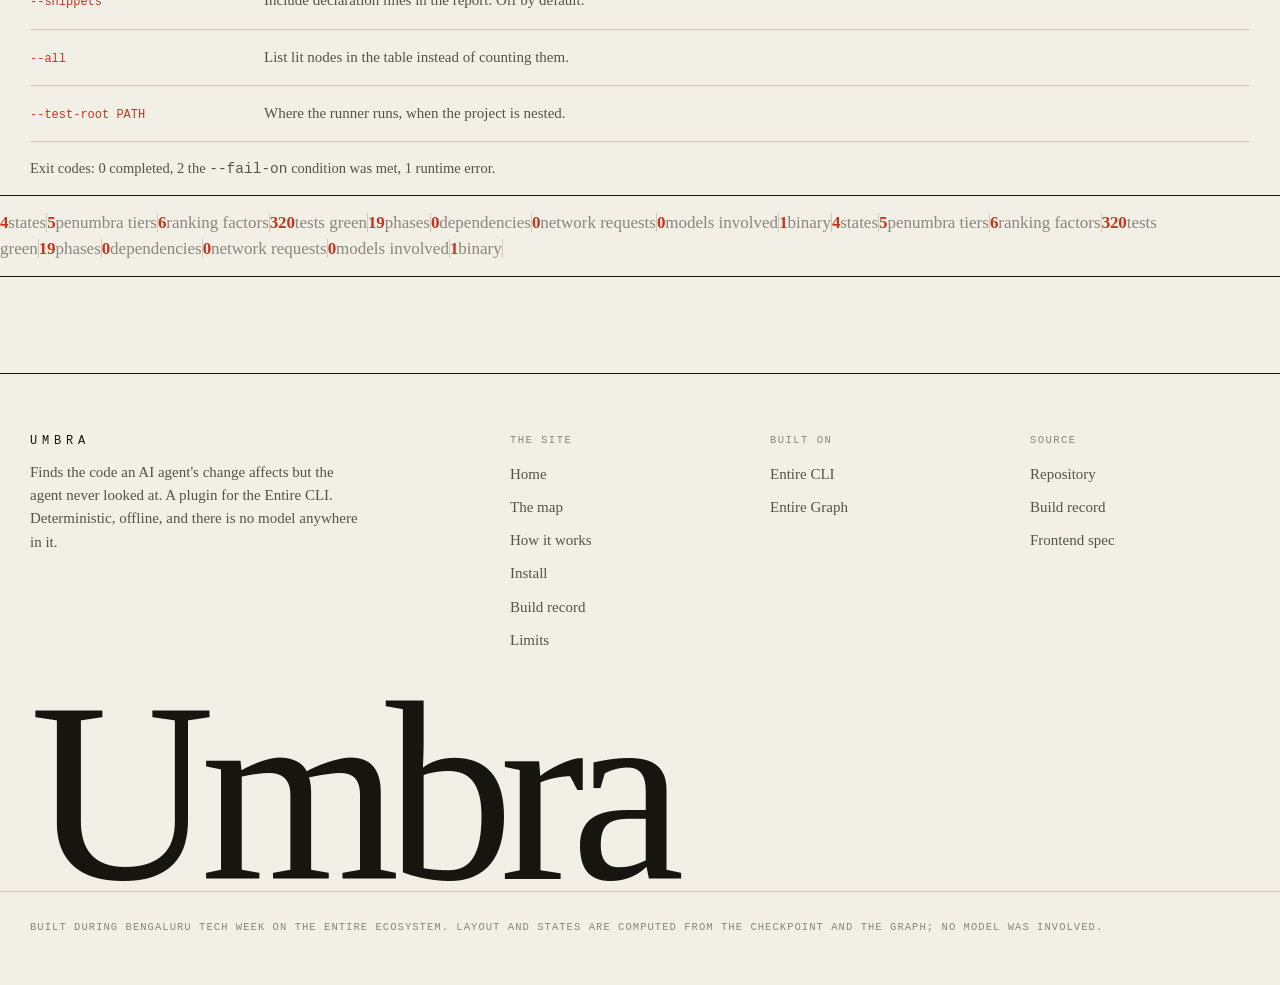
<file: umbra/site/install.html>
<!doctype html>
<html lang="en" class="nojs">
<head>
<meta charset="utf-8">
<meta name="viewport" content="width=device-width, initial-scale=1">
<meta http-equiv="Content-Security-Policy" content="default-src 'none'; style-src 'self' 'unsafe-inline'; script-src 'self' 'unsafe-inline'; img-src data:; connect-src 'self'">
<title>Install</title>
<link rel="stylesheet" href="umbra.css">
<link rel="stylesheet" href="landing.css">
<script>document.documentElement.classList.remove("nojs");document.documentElement.classList.add("js");</script>
</head>
<body class="scheme-night">

<a class="skip mono" href="#main">Skip to the content</a>

<div class="grid-overlay" aria-hidden="true"></div>
<div class="grain" aria-hidden="true"></div>
<div class="progress" aria-hidden="true"><span></span></div>

<header class="topbar" id="topbar">
  <div class="topbar-inner">
    <a class="wordmark mono" href="index.html">Umbra</a>
    <nav class="pill mono" aria-label="Pages">
      <a href="map.html">Map</a>
      <a href="how.html">How it works</a>
      <a href="install.html" class="on">Install</a>
      <a href="build.html">Build</a>
      <a href="limits.html">Limits</a>
    </nav>
    <a class="ghost mono" href="https://github.com/u7k4rs6/Umbra">Source</a>
  </div>
</header>

<main id="main">

<section data-ghost="01" class="band top" data-reveal>
  <div class="head">
    <span class="marker mono">01 &nbsp; Install</span>
    <h2 class="big">One binary. No model, no network.</h2>
    <p class="sub">Any executable named <code>entire-&lt;name&gt;</code> on your PATH is dispatched by the Entire CLI kubectl style, so this is the whole installation.</p>
  </div>

  <div class="cards two">
    <div class="card term" data-torch>
      <span class="n mono">01</span>
      <span class="word mono">Install and run</span>
      <pre class="block">go install github.com/u7k4rs6/Umbra/umbra/cmd/entire-umbra@main
entire umbra HEAD --test "pytest -v" --out ./umbra-out
open ./umbra-out/umbra.html</pre>
      <p class="plain">Requires the Entire CLI with Checkpoints enabled and the entire-graph plugin. Use <code>pytest -v</code>, not <code>-q</code>: quiet mode prints no per-test names, so the verifier cannot tell you which test broke, and the verdict degrades to a suite-level pass or fail. Umbra says so in the header when that happens.</p>
    </div>
    <div class="card term" data-torch>
      <span class="n mono">02</span>
      <span class="word mono">Reproduce this site's map</span>
      <pre class="block">git clone https://github.com/u7k4rs6/Umbra
cd Umbra/umbra/fixtures/app &amp;&amp; ./setup.sh
cd ../../..
. umbra/fixtures/app/.venv/bin/activate
entire umbra 1c2cf29 --test "pytest -v"</pre>
      <p class="plain">That reports 8 probes selected and 5 cracked, with a full sweep and 0 leaks. The venv is activated because the runner has to be on PATH: the tests run in a detached worktree that has no venv in it.</p>
    </div>
  </div>
</section>

<section data-ghost="02" class="band" data-reveal>
  <div class="head">
    <span class="marker mono">02 &nbsp; Flags</span>
    <h2 class="big">The whole command surface.</h2>
  </div>
  <div class="flags">
    <div class="flag"><code>--test CMD</code><span class="plain">Test runner prefix. Validated test ids are appended as separate argv elements, never joined into a shell string.</span></div>
    <div class="flag"><code>--run none|shadow|all</code><span class="plain">Which selected tests to run. Default shadow. With none the map still renders.</span></div>
    <div class="flag"><code>--no-audit</code><span class="plain">Skip the full-suite sweep, which is on by default.</span></div>
    <div class="flag"><code>--history</code><span class="plain">Add the opt-in scar factor from git history.</span></div>
    <div class="flag"><code>--depth 1|2|3</code><span class="plain">Dependency hops. Default 2.</span></div>
    <div class="flag"><code>--format table|json|html|packet</code><span class="plain">What goes to stdout.</span></div>
    <div class="flag"><code>--out PATH</code><span class="plain">Write umbra.json, umbra.html and umbra.packet.md.</span></div>
    <div class="flag"><code>--fail-on umbra|penumbra|failure|leak</code><span class="plain">Exit 2 when the condition holds, for use in CI.</span></div>
    <div class="flag"><code>--snippets</code><span class="plain">Include declaration lines in the report. Off by default.</span></div>
    <div class="flag"><code>--all</code><span class="plain">List lit nodes in the table instead of counting them.</span></div>
    <div class="flag"><code>--test-root PATH</code><span class="plain">Where the runner runs, when the project is nested.</span></div>
  </div>
  <p class="caption center">Exit codes: 0 completed, 2 the <code>--fail-on</code> condition was met, 1 runtime error.</p>
</section>
</main>

<div class="ticker" aria-hidden="true">
  <div class="ticker-run"><span><b>4</b>states</span><span><b>5</b>penumbra tiers</span><span><b>6</b>ranking factors</span><span><b>320</b>tests green</span><span><b>19</b>phases</span><span><b>0</b>dependencies</span><span><b>0</b>network requests</span><span><b>0</b>models involved</span><span><b>1</b>binary</span><span><b>4</b>states</span><span><b>5</b>penumbra tiers</span><span><b>6</b>ranking factors</span><span><b>320</b>tests green</span><span><b>19</b>phases</span><span><b>0</b>dependencies</span><span><b>0</b>network requests</span><span><b>0</b>models involved</span><span><b>1</b>binary</span></div>
</div>

<footer class="site-foot">
  <div class="foot-grid">
    <div class="foot-col brand">
      <span class="wordmark mono">Umbra</span>
      <p class="plain">Finds the code an AI agent's change affects but the agent never looked at. A plugin for the Entire CLI. Deterministic, offline, and there is no model anywhere in it.</p>
    </div>
    <div class="foot-col">
      <span class="mono foot-head">The site</span>
      <a href="index.html">Home</a>
      <a href="map.html">The map</a>
      <a href="how.html">How it works</a>
      <a href="install.html">Install</a>
      <a href="build.html">Build record</a>
      <a href="limits.html">Limits</a>
    </div>
    <div class="foot-col">
      <span class="mono foot-head">Built on</span>
      <a href="https://github.com/entireio/cli">Entire CLI</a>
      <a href="https://github.com/entireio/entire-graph">Entire Graph</a>
    </div>
    <div class="foot-col">
      <span class="mono foot-head">Source</span>
      <a href="https://github.com/u7k4rs6/Umbra">Repository</a>
      <a href="https://github.com/u7k4rs6/Umbra/blob/main/umbra/NOTES.md">Build record</a>
      <a href="https://github.com/u7k4rs6/Umbra/blob/main/umbra/docs/FRONTEND_SPEC.md">Frontend spec</a>
    </div>
  </div>
  <div class="foot-mark" aria-hidden="true">Umbra</div>
  <p class="foot-note mono">Built during Bengaluru Tech Week on the Entire ecosystem. Layout and states are computed from the checkpoint and the graph; no model was involved.</p>
</footer>

<script src="halftone.js"></script>
<script src="site.js"></script>
<script src="motion.js"></script>
<script src="interact.js"></script>
</body>
</html>
</file>
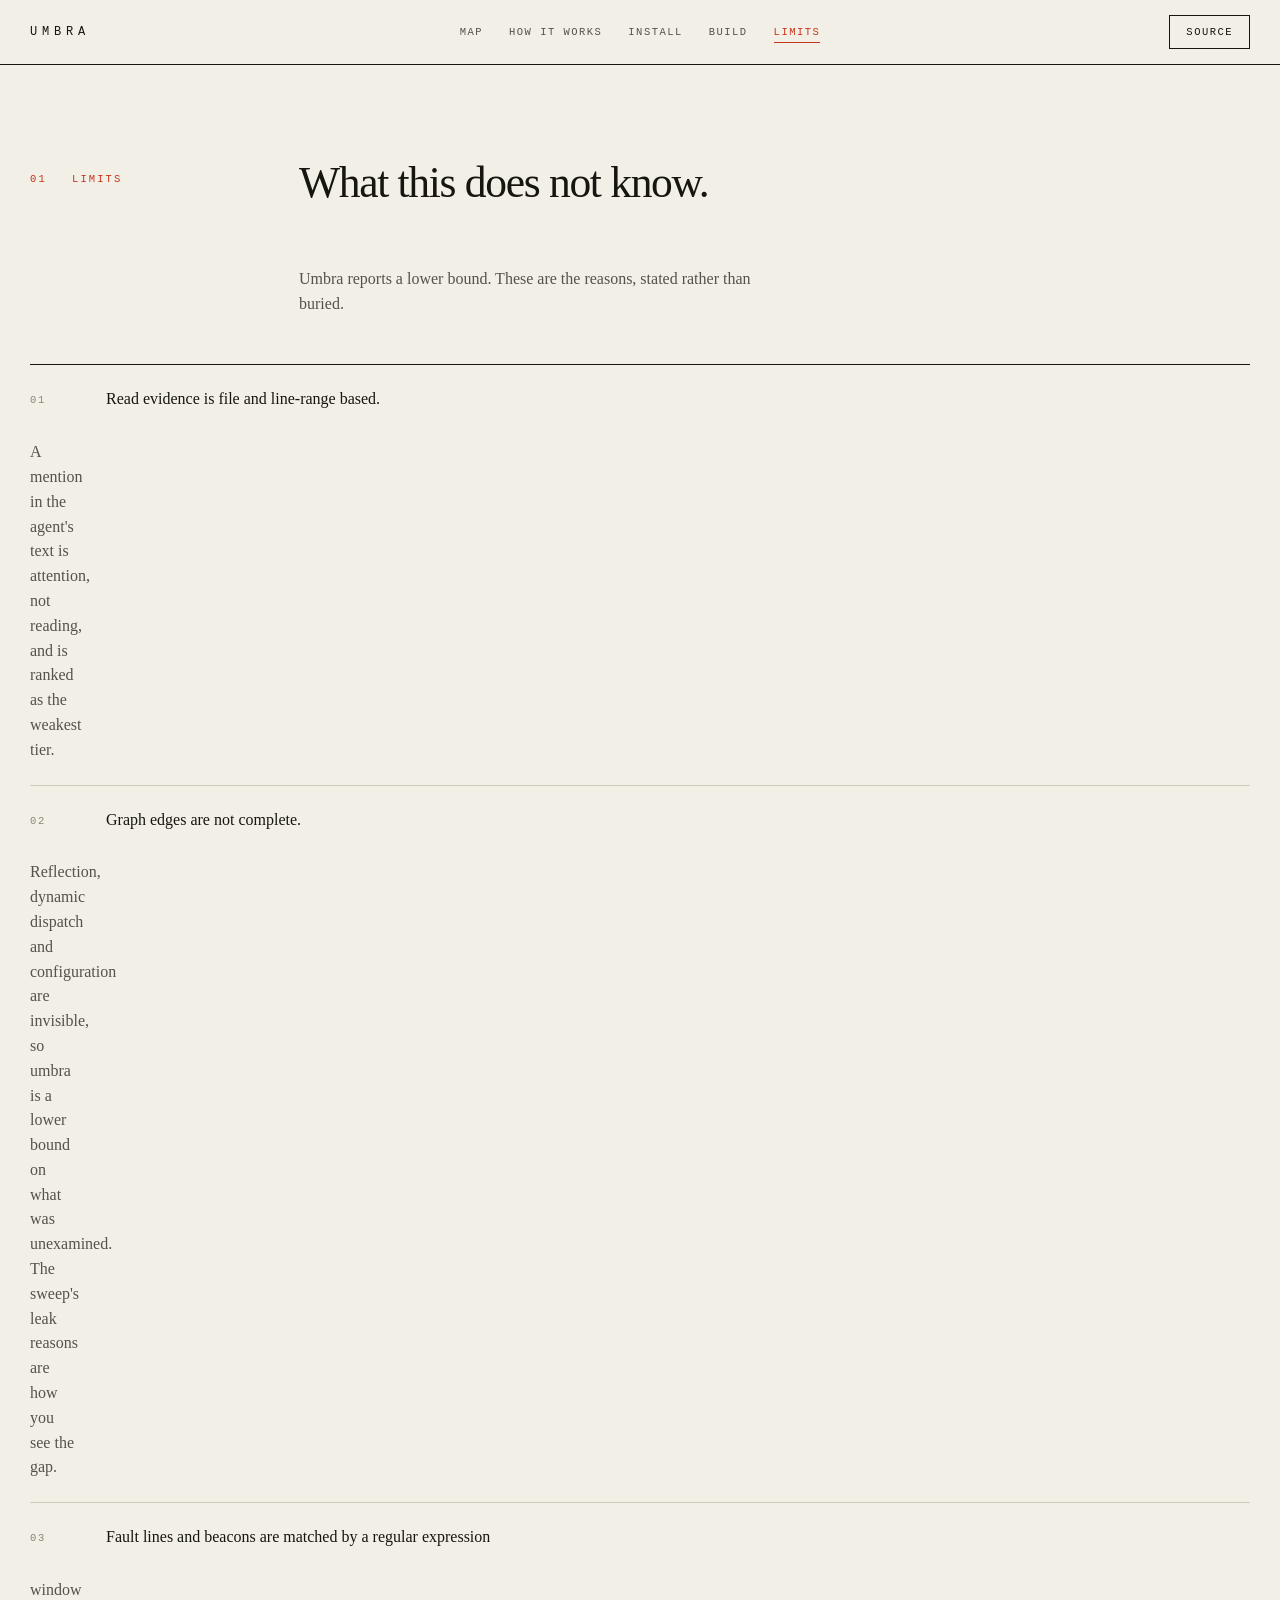
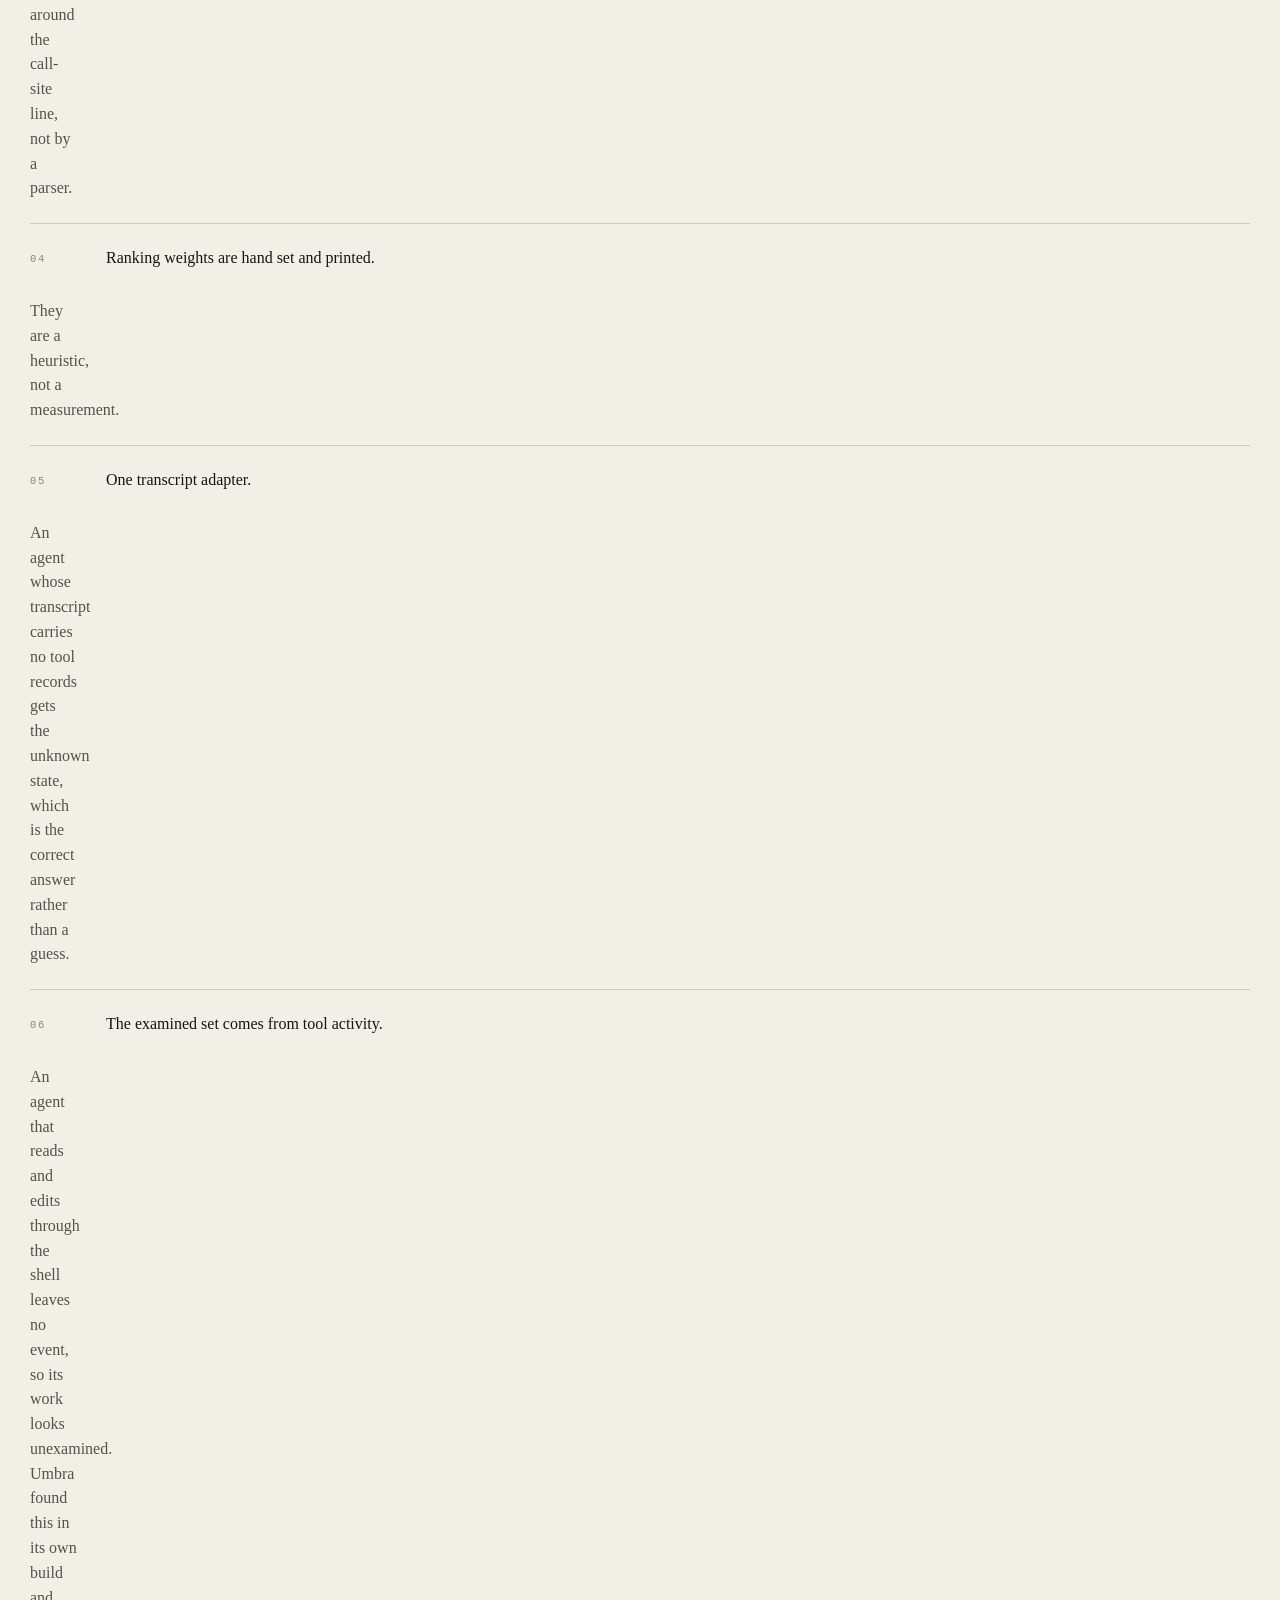
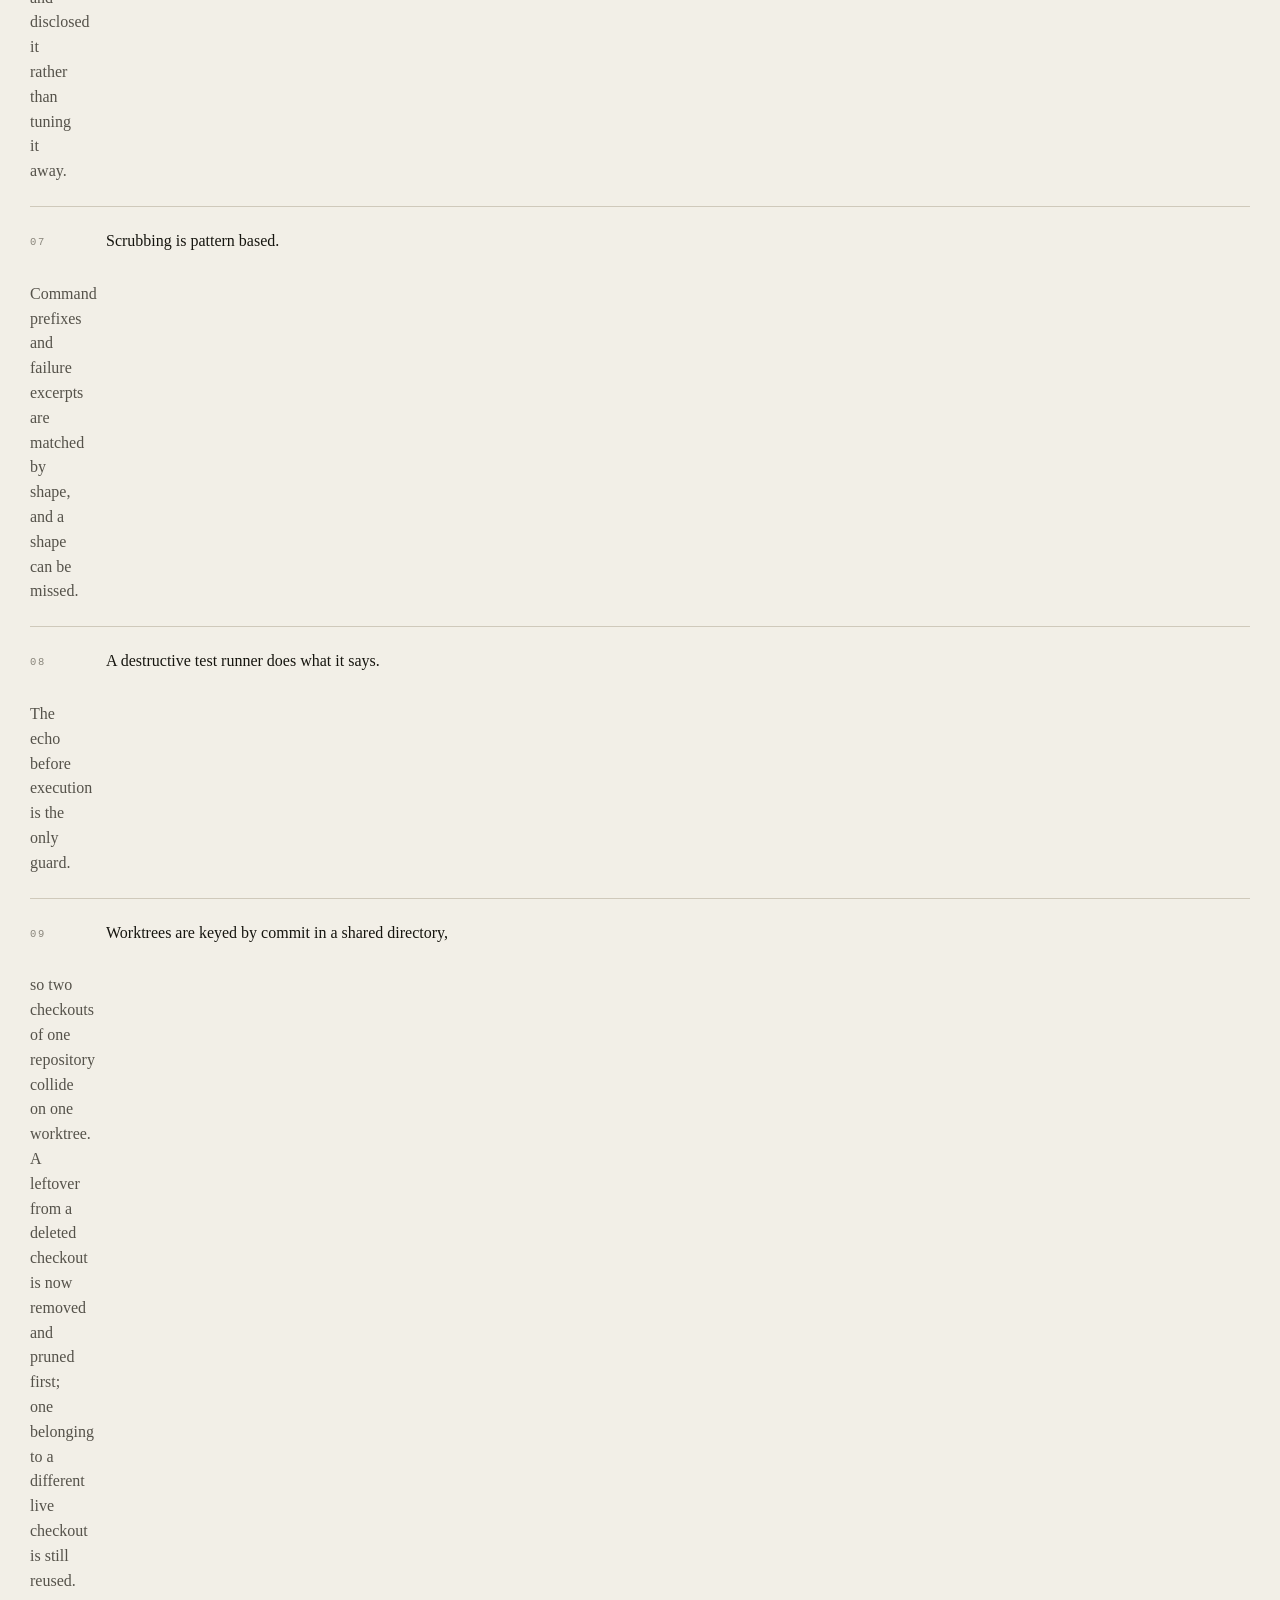
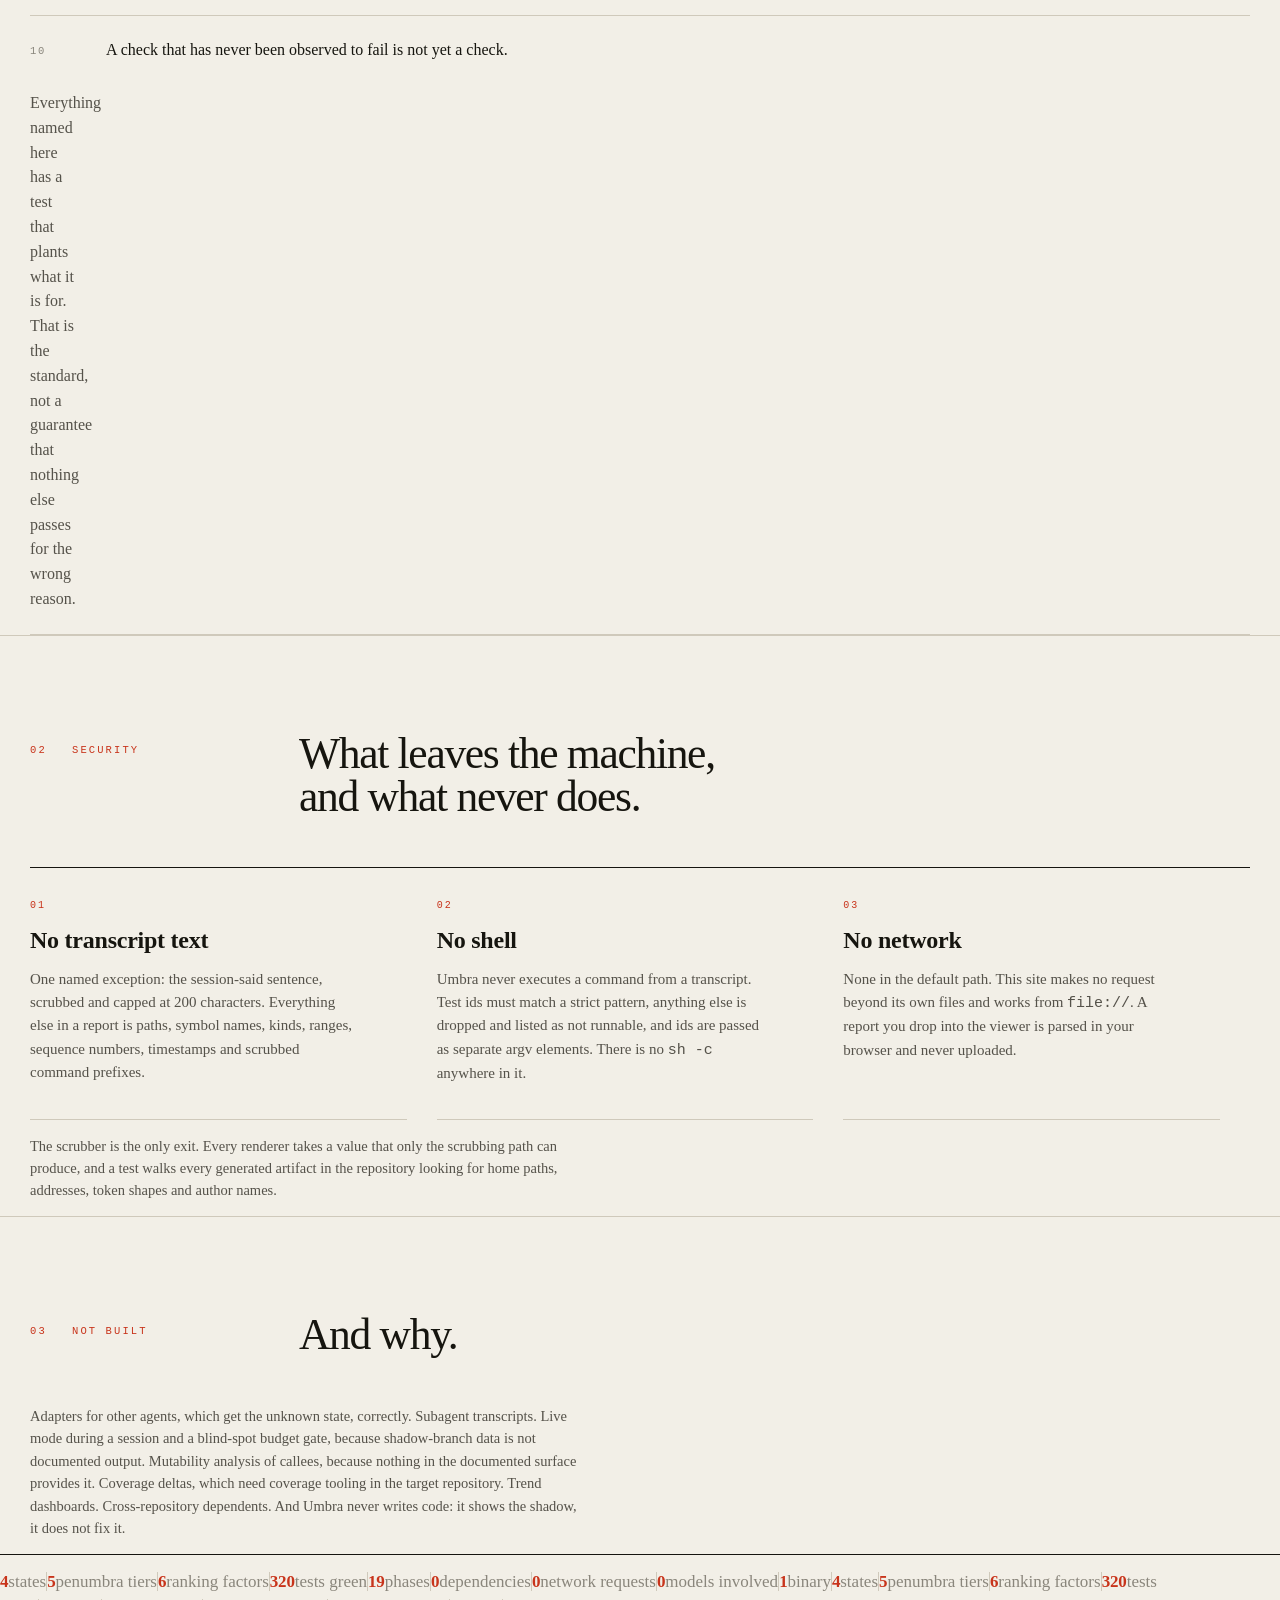
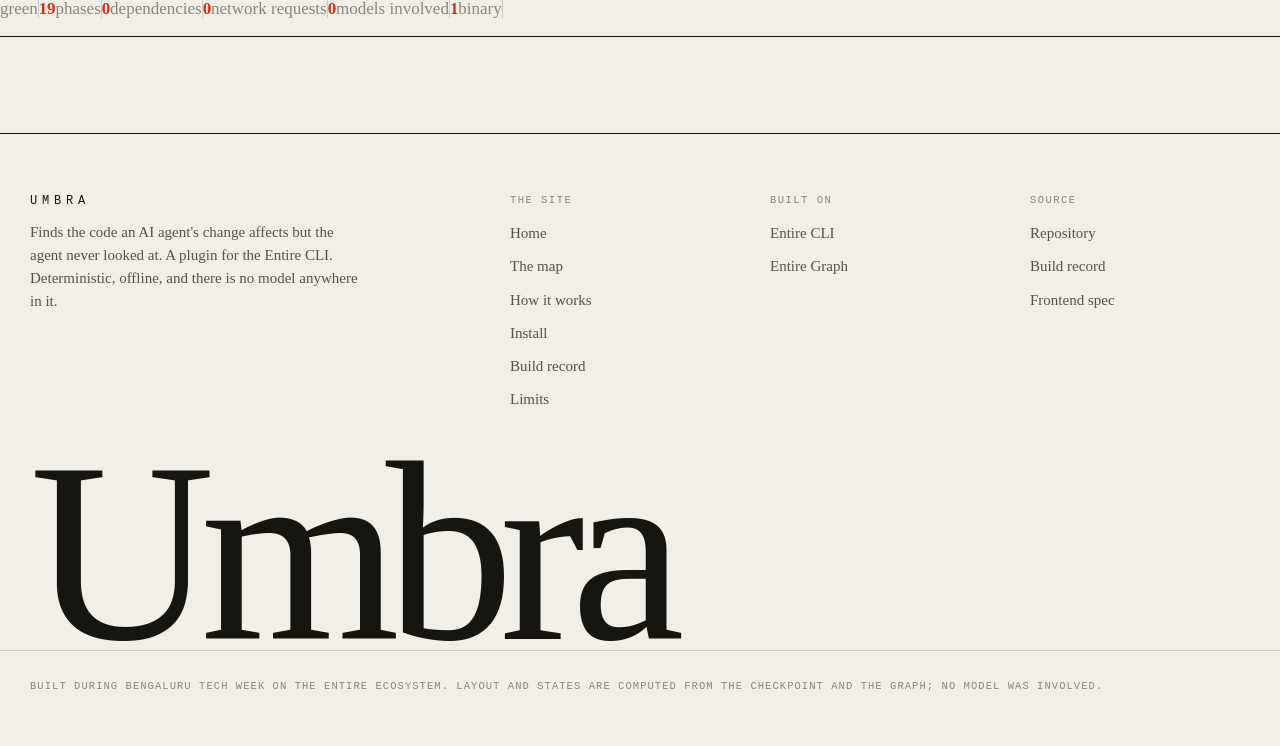
<file: umbra/site/limits.html>
<!doctype html>
<html lang="en" class="nojs">
<head>
<meta charset="utf-8">
<meta name="viewport" content="width=device-width, initial-scale=1">
<meta http-equiv="Content-Security-Policy" content="default-src 'none'; style-src 'self' 'unsafe-inline'; script-src 'self' 'unsafe-inline'; img-src data:; connect-src 'self'">
<title>Limits</title>
<link rel="stylesheet" href="umbra.css">
<link rel="stylesheet" href="landing.css">
<script>document.documentElement.classList.remove("nojs");document.documentElement.classList.add("js");</script>
</head>
<body class="scheme-night">

<a class="skip mono" href="#main">Skip to the content</a>

<div class="grid-overlay" aria-hidden="true"></div>
<div class="grain" aria-hidden="true"></div>
<div class="progress" aria-hidden="true"><span></span></div>

<header class="topbar" id="topbar">
  <div class="topbar-inner">
    <a class="wordmark mono" href="index.html">Umbra</a>
    <nav class="pill mono" aria-label="Pages">
      <a href="map.html">Map</a>
      <a href="how.html">How it works</a>
      <a href="install.html">Install</a>
      <a href="build.html">Build</a>
      <a href="limits.html" class="on">Limits</a>
    </nav>
    <a class="ghost mono" href="https://github.com/u7k4rs6/Umbra">Source</a>
  </div>
</header>

<main id="main">

<section data-ghost="01" class="band top" data-reveal>
  <div class="head">
    <span class="marker mono">01 &nbsp; Limits</span>
    <h2 class="big">What this does not know.</h2>
    <p class="sub">Umbra reports a lower bound. These are the reasons, stated rather than buried.</p>
  </div>
  <ul class="limits">
    <li><b>Read evidence is file and line-range based.</b> A mention in the agent's text is attention, not reading, and is ranked as the weakest tier.</li>
    <li><b>Graph edges are not complete.</b> Reflection, dynamic dispatch and configuration are invisible, so umbra is a lower bound on what was unexamined. The sweep's leak reasons are how you see the gap.</li>
    <li><b>Fault lines and beacons are matched by a regular expression</b> window around the call-site line, not by a parser.</li>
    <li><b>Ranking weights are hand set and printed.</b> They are a heuristic, not a measurement.</li>
    <li><b>One transcript adapter.</b> An agent whose transcript carries no tool records gets the unknown state, which is the correct answer rather than a guess.</li>
    <li><b>The examined set comes from tool activity.</b> An agent that reads and edits through the shell leaves no event, so its work looks unexamined. Umbra found this in its own build and disclosed it rather than tuning it away.</li>
    <li><b>Scrubbing is pattern based.</b> Command prefixes and failure excerpts are matched by shape, and a shape can be missed.</li>
    <li><b>A destructive test runner does what it says.</b> The echo before execution is the only guard.</li>
    <li><b>Worktrees are keyed by commit in a shared directory,</b> so two checkouts of one repository collide on one worktree. A leftover from a deleted checkout is now removed and pruned first; one belonging to a different live checkout is still reused.</li>
    <li><b>A check that has never been observed to fail is not yet a check.</b> Everything named here has a test that plants what it is for. That is the standard, not a guarantee that nothing else passes for the wrong reason.</li>
  </ul>
</section>

<section data-ghost="02" class="band" data-reveal>
  <div class="head">
    <span class="marker mono">02 &nbsp; Security</span>
    <h2 class="big">What leaves the machine, and what never does.</h2>
  </div>
  <div class="cards three">
    <div class="card" data-torch>
      <span class="n mono">01</span><span class="word mono">No transcript text</span>
      <p class="plain">One named exception: the session-said sentence, scrubbed and capped at 200 characters. Everything else in a report is paths, symbol names, kinds, ranges, sequence numbers, timestamps and scrubbed command prefixes.</p>
    </div>
    <div class="card" data-torch>
      <span class="n mono">02</span><span class="word mono">No shell</span>
      <p class="plain">Umbra never executes a command from a transcript. Test ids must match a strict pattern, anything else is dropped and listed as not runnable, and ids are passed as separate argv elements. There is no <code>sh -c</code> anywhere in it.</p>
    </div>
    <div class="card" data-torch>
      <span class="n mono">03</span><span class="word mono">No network</span>
      <p class="plain">None in the default path. This site makes no request beyond its own files and works from <code>file://</code>. A report you drop into the viewer is parsed in your browser and never uploaded.</p>
    </div>
  </div>
  <p class="caption center">The scrubber is the only exit. Every renderer takes a value that only the scrubbing path can produce, and a test walks every generated artifact in the repository looking for home paths, addresses, token shapes and author names.</p>
</section>

<section data-ghost="03" class="band" data-reveal>
  <div class="head">
    <span class="marker mono">03 &nbsp; Not built</span>
    <h2 class="big">And why.</h2>
  </div>
  <p class="caption wide center">Adapters for other agents, which get the unknown state, correctly. Subagent transcripts. Live mode during a session and a blind-spot budget gate, because shadow-branch data is not documented output. Mutability analysis of callees, because nothing in the documented surface provides it. Coverage deltas, which need coverage tooling in the target repository. Trend dashboards. Cross-repository dependents. And Umbra never writes code: it shows the shadow, it does not fix it.</p>
</section>
</main>

<div class="ticker" aria-hidden="true">
  <div class="ticker-run"><span><b>4</b>states</span><span><b>5</b>penumbra tiers</span><span><b>6</b>ranking factors</span><span><b>320</b>tests green</span><span><b>19</b>phases</span><span><b>0</b>dependencies</span><span><b>0</b>network requests</span><span><b>0</b>models involved</span><span><b>1</b>binary</span><span><b>4</b>states</span><span><b>5</b>penumbra tiers</span><span><b>6</b>ranking factors</span><span><b>320</b>tests green</span><span><b>19</b>phases</span><span><b>0</b>dependencies</span><span><b>0</b>network requests</span><span><b>0</b>models involved</span><span><b>1</b>binary</span></div>
</div>

<footer class="site-foot">
  <div class="foot-grid">
    <div class="foot-col brand">
      <span class="wordmark mono">Umbra</span>
      <p class="plain">Finds the code an AI agent's change affects but the agent never looked at. A plugin for the Entire CLI. Deterministic, offline, and there is no model anywhere in it.</p>
    </div>
    <div class="foot-col">
      <span class="mono foot-head">The site</span>
      <a href="index.html">Home</a>
      <a href="map.html">The map</a>
      <a href="how.html">How it works</a>
      <a href="install.html">Install</a>
      <a href="build.html">Build record</a>
      <a href="limits.html">Limits</a>
    </div>
    <div class="foot-col">
      <span class="mono foot-head">Built on</span>
      <a href="https://github.com/entireio/cli">Entire CLI</a>
      <a href="https://github.com/entireio/entire-graph">Entire Graph</a>
    </div>
    <div class="foot-col">
      <span class="mono foot-head">Source</span>
      <a href="https://github.com/u7k4rs6/Umbra">Repository</a>
      <a href="https://github.com/u7k4rs6/Umbra/blob/main/umbra/NOTES.md">Build record</a>
      <a href="https://github.com/u7k4rs6/Umbra/blob/main/umbra/docs/FRONTEND_SPEC.md">Frontend spec</a>
    </div>
  </div>
  <div class="foot-mark" aria-hidden="true">Umbra</div>
  <p class="foot-note mono">Built during Bengaluru Tech Week on the Entire ecosystem. Layout and states are computed from the checkpoint and the graph; no model was involved.</p>
</footer>

<script src="halftone.js"></script>
<script src="site.js"></script>
<script src="motion.js"></script>
<script src="interact.js"></script>
</body>
</html>
</file>
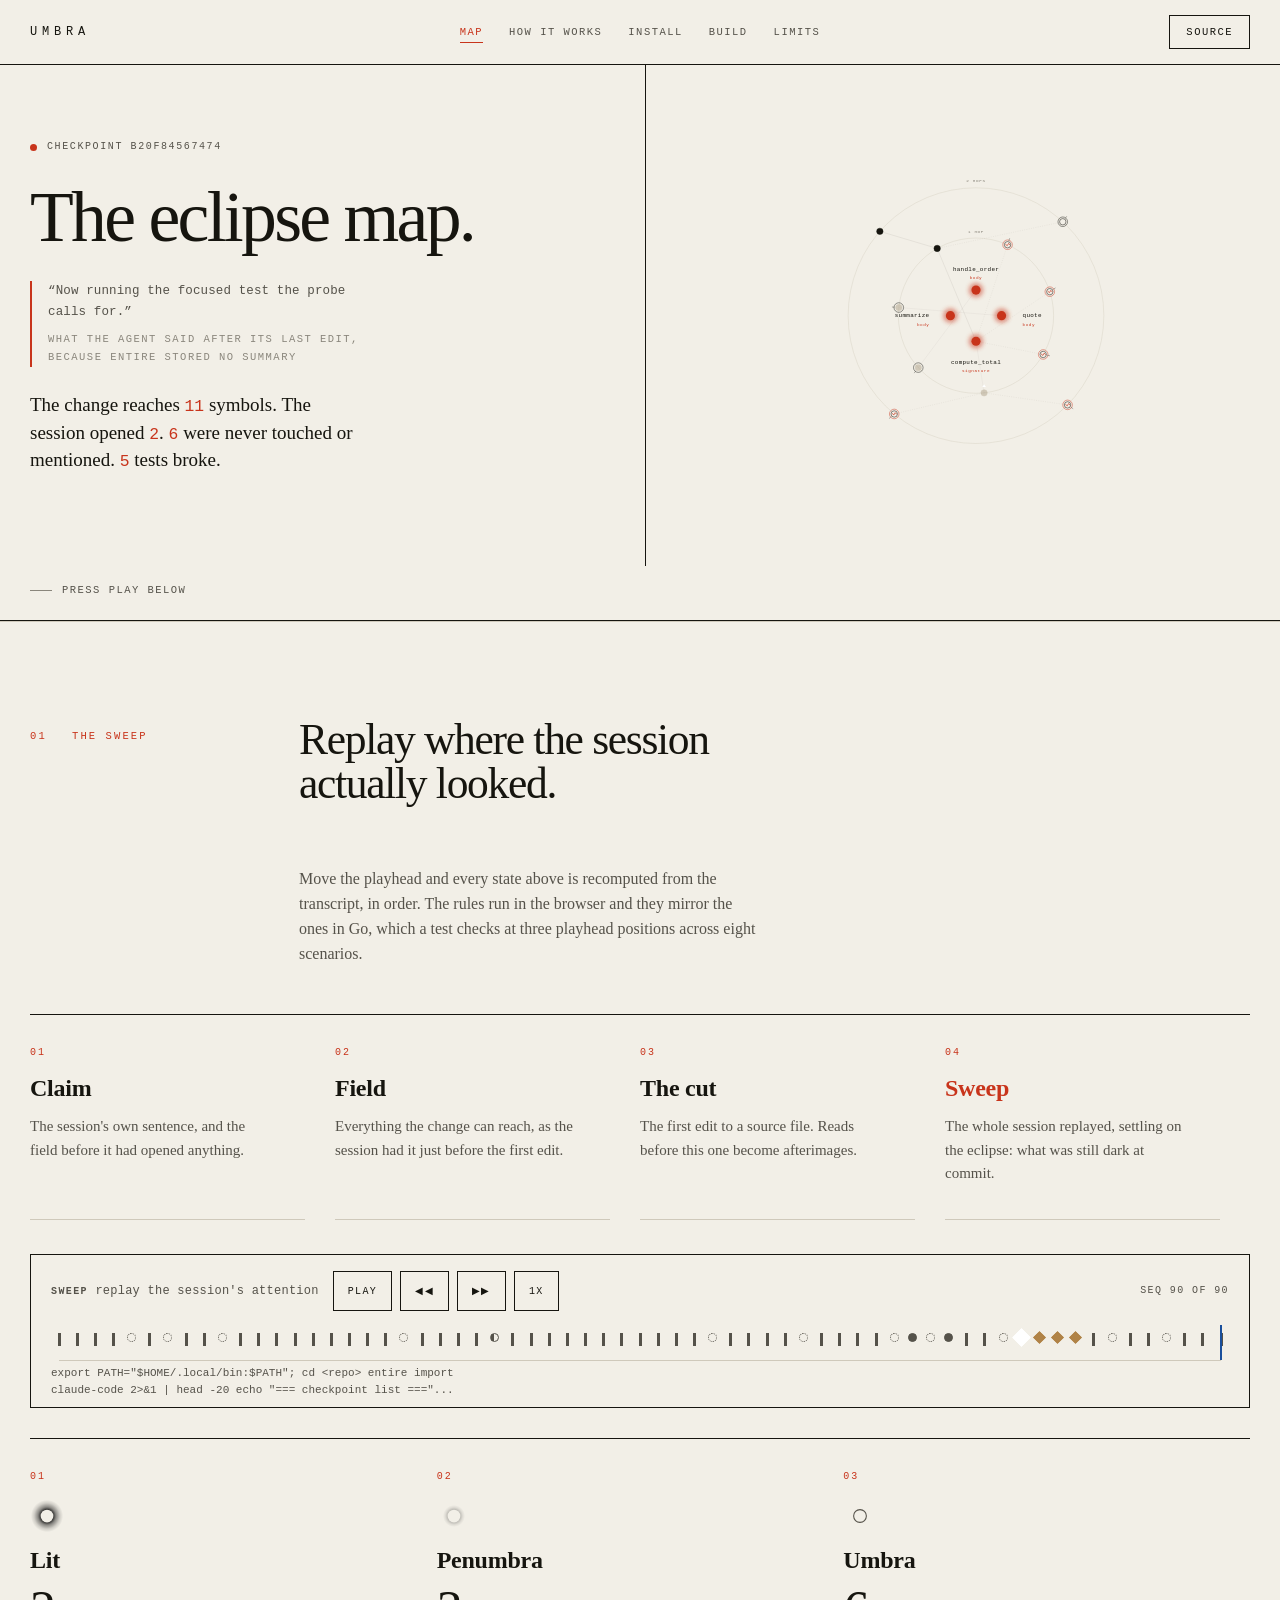
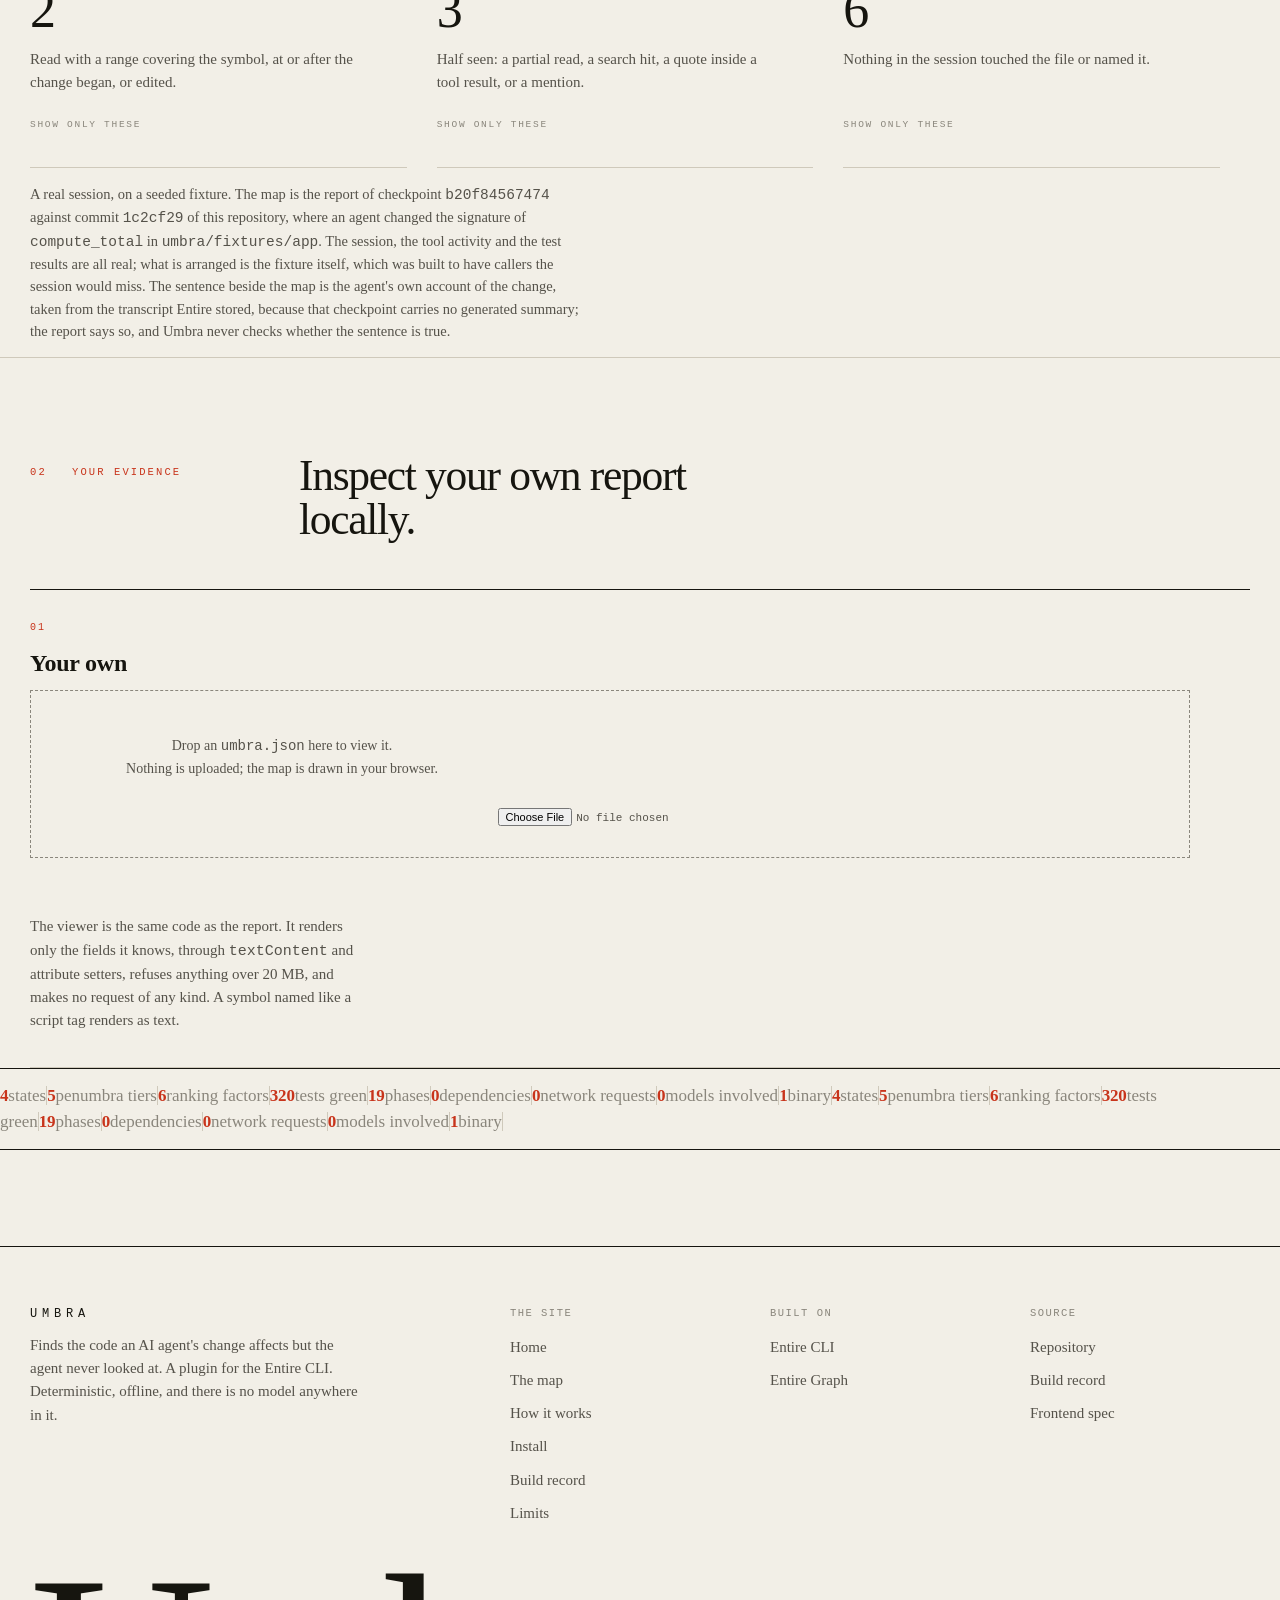
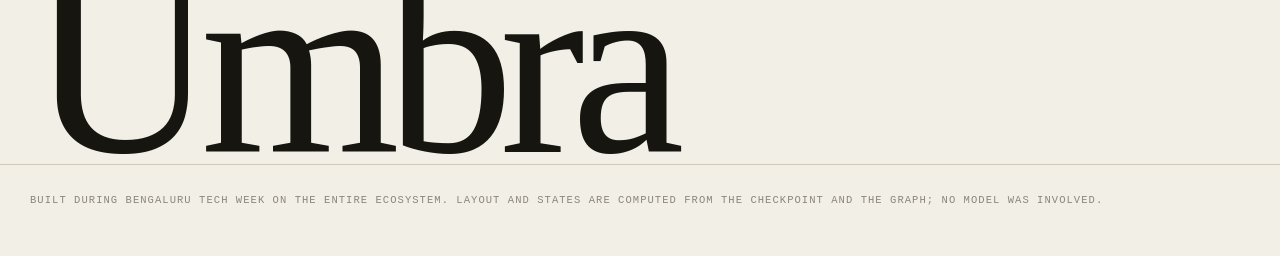
<file: umbra/site/map.html>
<!doctype html>
<html lang="en" class="nojs">
<head>
<meta charset="utf-8">
<meta name="viewport" content="width=device-width, initial-scale=1">
<meta http-equiv="Content-Security-Policy" content="default-src 'none'; style-src 'self' 'unsafe-inline'; script-src 'self' 'unsafe-inline'; img-src data:; connect-src 'self'">
<title>The map</title>
<link rel="stylesheet" href="umbra.css">
<link rel="stylesheet" href="landing.css">
<script>document.documentElement.classList.remove("nojs");document.documentElement.classList.add("js");</script>
</head>
<body class="scheme-night">

<a class="skip mono" href="#main">Skip to the content</a>

<div class="grid-overlay" aria-hidden="true"></div>
<div class="grain" aria-hidden="true"></div>
<div class="progress" aria-hidden="true"><span></span></div>

<header class="topbar" id="topbar">
  <div class="topbar-inner">
    <a class="wordmark mono" href="index.html">Umbra</a>
    <nav class="pill mono" aria-label="Pages">
      <a href="map.html" class="on">Map</a>
      <a href="how.html">How it works</a>
      <a href="install.html">Install</a>
      <a href="build.html">Build</a>
      <a href="limits.html">Limits</a>
    </nav>
    <a class="ghost mono" href="https://github.com/u7k4rs6/Umbra">Source</a>
  </div>
</header>

<main id="main">

<section class="hero short" id="hero">

  <div class="hero-grid">
    <div class="hero-copy">
      <span class="badge mono" data-stage="1"><i></i>Checkpoint b20f84567474</span>
      <h1 class="mid" data-stage="2">The eclipse map.</h1>
      <p class="said" id="said" data-stage="3"></p>
      <p class="contradiction" id="contradiction" data-stage="4"></p>
    </div>
    <div class="hero-stage">
      <div class="stage" id="stage">
        <div class="layer scheme-night">
        <svg class="corona" id="corona"></svg>
        <svg id="map" viewBox="0 0 1200 800" aria-label="Eclipse map"></svg>
      </div>
        <div class="layer scheme-day" id="daylayer" aria-hidden="true"></div>
        <div class="divider" id="divider" role="slider" tabindex="0"
           aria-label="Day and night. Drag or use the arrow keys to wipe between the two schemes."
           aria-valuemin="0" aria-valuemax="100" aria-valuenow="100" aria-valuetext="night">
        <span class="knob"></span>
      </div>
    </div>
    </div>
  </div>
  <div class="hero-foot mono" data-stage="5">
    <span class="scroll-cue"><i></i>Press play below</span>
    <span class="drag-hint">Drag the divider for the day scheme</span>
  </div>
</section>
<noscript><p class="caption noscript-note">The map needs JavaScript. Everything else on this site reads without it.</p></noscript>

<section data-ghost="01" class="band" id="sweep" data-reveal>
  <div class="head">
    <span class="marker mono">01 &nbsp; The sweep</span>
    <h2 class="big">Replay where the session actually looked.</h2>
    <p class="sub">Move the playhead and every state above is recomputed from the transcript, in order. The rules run in the browser and they mirror the ones in Go, which a test checks at three playhead positions across eight scenarios.</p>
  </div>

  <div class="cards four" id="beats">
    <button type="button" class="card beat" data-beat="claim" aria-pressed="false"
        aria-label="Beat 1, claim.">
      <span class="n mono">01</span><span class="word mono">Claim</span>
      <span class="plain">The session's own sentence, and the field before it had opened anything.</span>
    </button>
    <button type="button" class="card beat" data-beat="field" aria-pressed="false"
        aria-label="Beat 2, field.">
      <span class="n mono">02</span><span class="word mono">Field</span>
      <span class="plain">Everything the change can reach, as the session had it just before the first edit.</span>
    </button>
    <button type="button" class="card beat" data-beat="cut" aria-pressed="false"
        aria-label="Beat 3, the cut.">
      <span class="n mono">03</span><span class="word mono">The cut</span>
      <span class="plain">The first edit to a source file. Reads before this one become afterimages.</span>
    </button>
    <button type="button" class="card beat" data-beat="sweep" aria-pressed="true"
        aria-label="Beat 4, sweep.">
      <span class="n mono">04</span><span class="word mono">Sweep</span>
      <span class="plain">The whole session replayed, settling on the eclipse: what was still dark at commit.</span>
    </button>
  </div>

  <section id="replay" class="replay panel" aria-label="Attention replay" data-torch>
    <div class="replay-controls">
      <span class="replay-label">Sweep <span class="sub">replay the session's attention</span></span>
      <button type="button" data-act="play" aria-label="Play the sweep">Play</button>
      <button type="button" data-act="back" aria-label="Step back">&#9664;&#9664;</button>
      <button type="button" data-act="fwd" aria-label="Step forward">&#9654;&#9654;</button>
      <button type="button" data-act="speed" aria-label="Playback speed">1x</button>
      <span class="counter"></span>
    </div>
    <div class="track"></div>
    <p class="now" aria-live="polite"></p>
  </section>

  <div class="cards three" id="legend" role="group" aria-label="Filter the map by state">
    <button type="button" class="card" data-state="lit" aria-pressed="false"
        aria-label="Lit. Show only these on the map.">
      <span class="n mono">01</span><svg class="orb" data-orb="2"></svg>
      <span class="word mono">Lit</span><span class="count" data-stat="lit">0</span>
      <span class="plain">Read with a range covering the symbol, at or after the change began, or edited.</span>
      <span class="act mono">Show only these</span>
    </button>
    <button type="button" class="card" data-state="penumbra" aria-pressed="false"
        aria-label="Penumbra. Show only these on the map.">
      <span class="n mono">02</span><svg class="orb" data-orb="1"></svg>
      <span class="word mono">Penumbra</span><span class="count" data-stat="penumbra">0</span>
      <span class="plain">Half seen: a partial read, a search hit, a quote inside a tool result, or a mention.</span>
      <span class="act mono">Show only these</span>
    </button>
    <button type="button" class="card" data-state="umbra" aria-pressed="false"
        aria-label="Umbra. Show only these on the map.">
      <span class="n mono">03</span><svg class="orb" data-orb="0"></svg>
      <span class="word mono">Umbra</span><span class="count" data-stat="umbra">0</span>
      <span class="plain">Nothing in the session touched the file or named it.</span>
      <span class="act mono">Show only these</span>
    </button>
  </div>

  <p class="caption wide center">
    A real session, on a seeded fixture. The map is the report of checkpoint
    <code>b20f84567474</code> against commit <code>1c2cf29</code> of this repository, where an
    agent changed the signature of <code>compute_total</code> in <code>umbra/fixtures/app</code>.
    The session, the tool activity and the test results are all real; what is arranged is the
    fixture itself, which was built to have callers the session would miss.
    The sentence beside the map is the agent's own account of the change, taken from the
    transcript Entire stored, because that checkpoint carries no generated summary; the report
    says so, and Umbra never checks whether the sentence is true.
  </p>
</section>

<section data-ghost="02" class="band" id="others" data-reveal>
  <div class="head">
    <span class="marker mono">02 &nbsp; Your evidence</span>
    <h2 class="big">Inspect your own report locally.</h2>
  </div>

  <div class="cards">
    <div class="card wide-card" id="drop" data-torch>
      <span class="n mono">01</span>
      <span class="word mono">Your own</span>
      <div class="dropzone">
        <p>Drop an <code>umbra.json</code> here to view it.<br>Nothing is uploaded; the map is drawn in your browser.</p>
        <input type="file" id="file" accept="application/json,.json" aria-label="Choose an umbra.json file">
        <button type="button" id="back" class="ghost mono" hidden>Back to the sample</button>
      </div>
      <p class="caption" id="dropmsg" role="status"></p>
      <p class="plain">
        The viewer is the same code as the report. It renders only the fields it knows, through
        <code>textContent</code> and attribute setters, refuses anything over 20 MB, and makes no
        request of any kind. A symbol named like a script tag renders as text.
      </p>
    </div>
  </div>
</section>
</main>

<div class="ticker" aria-hidden="true">
  <div class="ticker-run"><span><b>4</b>states</span><span><b>5</b>penumbra tiers</span><span><b>6</b>ranking factors</span><span><b>320</b>tests green</span><span><b>19</b>phases</span><span><b>0</b>dependencies</span><span><b>0</b>network requests</span><span><b>0</b>models involved</span><span><b>1</b>binary</span><span><b>4</b>states</span><span><b>5</b>penumbra tiers</span><span><b>6</b>ranking factors</span><span><b>320</b>tests green</span><span><b>19</b>phases</span><span><b>0</b>dependencies</span><span><b>0</b>network requests</span><span><b>0</b>models involved</span><span><b>1</b>binary</span></div>
</div>

<footer class="site-foot">
  <div class="foot-grid">
    <div class="foot-col brand">
      <span class="wordmark mono">Umbra</span>
      <p class="plain">Finds the code an AI agent's change affects but the agent never looked at. A plugin for the Entire CLI. Deterministic, offline, and there is no model anywhere in it.</p>
    </div>
    <div class="foot-col">
      <span class="mono foot-head">The site</span>
      <a href="index.html">Home</a>
      <a href="map.html">The map</a>
      <a href="how.html">How it works</a>
      <a href="install.html">Install</a>
      <a href="build.html">Build record</a>
      <a href="limits.html">Limits</a>
    </div>
    <div class="foot-col">
      <span class="mono foot-head">Built on</span>
      <a href="https://github.com/entireio/cli">Entire CLI</a>
      <a href="https://github.com/entireio/entire-graph">Entire Graph</a>
    </div>
    <div class="foot-col">
      <span class="mono foot-head">Source</span>
      <a href="https://github.com/u7k4rs6/Umbra">Repository</a>
      <a href="https://github.com/u7k4rs6/Umbra/blob/main/umbra/NOTES.md">Build record</a>
      <a href="https://github.com/u7k4rs6/Umbra/blob/main/umbra/docs/FRONTEND_SPEC.md">Frontend spec</a>
    </div>
  </div>
  <div class="foot-mark" aria-hidden="true">Umbra</div>
  <p class="foot-note mono">Built during Bengaluru Tech Week on the Entire ecosystem. Layout and states are computed from the checkpoint and the graph; no model was involved.</p>
</footer>

<script type="application/json" id="umbra-imported">{}</script>
<script type="application/json" id="umbra-data">{
  "umbra_version": "0.1.0",
  "checkpoint": {
    "id": "b20f84567474",
    "commit": "1c2cf29f0c52e07cd61dacc14ace9e69ce036845",
    "parent": "6eb4434d887137218ffa7f9cbfb455b08b26feec",
    "agent": "Claude Code",
    "route": "session window",
    "session_ids": [
      "8017734d-cdf6-4a18-b2f8-f4b5f637ec35"
    ]
  },
  "inputs": {
    "adapter": "claude-code",
    "depth": 2,
    "test_runner": "pytest -v",
    "run": "shadow",
    "audit": true,
    "history": false,
    "snippets": false,
    "relations_used": [
      "ACCESSES",
      "ASYNC_CALLS",
      "CALLS",
      "DATA_FLOWS",
      "EXTENDS",
      "FILE_CHANGES_WITH",
      "IMPLEMENTS",
      "IMPORTS",
      "INHERITS",
      "OVERRIDES",
      "PARAM_TYPE",
      "READS_FIELD",
      "RETURNS_TYPE",
      "TESTS",
      "USES_TYPE",
      "WRITES_FIELD"
    ],
    "relations_ignored": [
      "CONFIGURES",
      "CONSTRUCTS",
      "EMITS",
      "HANDLES_GRAPHQL",
      "HANDLES_GRPC",
      "HANDLES_ROUTE",
      "HANDLES_TOOL",
      "HANDLES_TRPC",
      "HTTP_CALLS",
      "LISTENS_ON",
      "RESOURCE_DEPENDS_ON",
      "SIMILAR_TO"
    ],
    "channels": {
      "callsites": true,
      "graph": true,
      "mentions": true,
      "reads": true
    }
  },
  "session_said": "Now running the focused test the probe calls for.",
  "session_said_from": "what the agent said after its last edit, because Entire stored no summary",
  "coverage": {
    "reads": 2,
    "edits": 4,
    "searches": 0,
    "quoted": 10,
    "mentions": 11,
    "shell_commands": 47,
    "shell_only": false,
    "line": "2 file reads, 4 edits, 0 searches, 47 shell commands"
  },
  "notes": [
    "commit 1c2cf29 carries no Entire-Checkpoint trailer, so it was paired with checkpoint b20f845 by session time",
    "the checkpoint was paired with this commit by session time and owns a commit of its own, so the change came from graph commit"
  ],
  "sources": [
    {
      "id": "gh/u7k4rs6/Umbra:Python:umbra/fixtures/app/app/api.py:function:handle_order",
      "name": "handle_order",
      "file": "umbra/fixtures/app/app/api.py",
      "span": [
        14,
        23
      ],
      "change": "body",
      "weight": 0.6,
      "dependents": 1
    },
    {
      "id": "gh/u7k4rs6/Umbra:Python:umbra/fixtures/app/app/api.py:function:quote",
      "name": "quote",
      "file": "umbra/fixtures/app/app/api.py",
      "span": [
        26,
        29
      ],
      "change": "body",
      "weight": 0.6,
      "dependents": 1
    },
    {
      "id": "gh/u7k4rs6/Umbra:Python:umbra/fixtures/app/app/service.py:function:compute_total",
      "name": "compute_total",
      "file": "umbra/fixtures/app/app/service.py",
      "span": [
        20,
        30
      ],
      "change": "signature",
      "weight": 1,
      "dependents": 7
    },
    {
      "id": "gh/u7k4rs6/Umbra:Python:umbra/fixtures/app/app/service.py:function:summarize",
      "name": "summarize",
      "file": "umbra/fixtures/app/app/service.py",
      "span": [
        33,
        36
      ],
      "change": "body",
      "weight": 0.6,
      "dependents": 1
    }
  ],
  "nodes": [
    {
      "id": "gh/u7k4rs6/Umbra:Python:umbra/fixtures/app/app/refunds.py:function:apply_refund",
      "name": "apply_refund",
      "file": "umbra/fixtures/app/app/refunds.py",
      "span": [
        17,
        28
      ],
      "is_test": false,
      "sources": [
        "gh/u7k4rs6/Umbra:Python:umbra/fixtures/app/app/service.py:function:compute_total"
      ],
      "relation": "direct caller",
      "depth": 1,
      "path": [
        "gh/u7k4rs6/Umbra:Python:umbra/fixtures/app/app/service.py:function:compute_total",
        "gh/u7k4rs6/Umbra:Python:umbra/fixtures/app/app/refunds.py:function:apply_refund"
      ],
      "state": "penumbra",
      "tier": "echo",
      "modifiers": [
        "echo",
        "fault line",
        "beacon"
      ],
      "exposures": [
        {
          "seq": 76,
          "kind": "mention"
        },
        {
          "seq": 76,
          "kind": "mention"
        }
      ],
      "sentence": "the session named umbra/fixtures/app/app/refunds.py in its own words and never opened it",
      "call_site": 23,
      "dependents": 4,
      "score": 10.464,
      "factors": {
        "dependents": 3.322,
        "farfield": 1,
        "faultline": 1.5,
        "relation": 3,
        "state": 0.7,
        "test": 0
      },
      "beacon": "# SAFETY: a pricing failure must not refund the full amount paid.",
      "tests": [
        {
          "id": "tests/test_refunds.py::test_apply_refund_normal",
          "outcome": "fail"
        },
        {
          "id": "tests/test_refunds.py::test_apply_refund_caps_at_paid",
          "outcome": "fail"
        }
      ],
      "result": "notrun"
    },
    {
      "id": "gh/u7k4rs6/Umbra:Python:umbra/fixtures/app/tests/test_service.py:function:test_empty_is_zero",
      "name": "test_empty_is_zero",
      "file": "umbra/fixtures/app/tests/test_service.py",
      "span": [
        19,
        20
      ],
      "is_test": true,
      "sources": [
        "gh/u7k4rs6/Umbra:Python:umbra/fixtures/app/app/service.py:function:compute_total"
      ],
      "relation": "direct caller",
      "depth": 1,
      "path": [
        "gh/u7k4rs6/Umbra:Python:umbra/fixtures/app/app/service.py:function:compute_total",
        "gh/u7k4rs6/Umbra:Python:umbra/fixtures/app/tests/test_service.py:function:test_empty_is_zero"
      ],
      "state": "umbra",
      "modifiers": [
        "test",
        "far field"
      ],
      "exposures": [],
      "sentence": "nothing in the session touched or mentioned umbra/fixtures/app/tests/test_service.py",
      "call_site": 20,
      "dependents": 1,
      "score": 12,
      "factors": {
        "dependents": 2,
        "farfield": 1.5,
        "faultline": 1,
        "relation": 3,
        "state": 1,
        "test": 3
      },
      "tests": [],
      "result": "fail"
    },
    {
      "id": "gh/u7k4rs6/Umbra:Python:umbra/fixtures/app/tests/test_service.py:function:test_negative",
      "name": "test_negative",
      "file": "umbra/fixtures/app/tests/test_service.py",
      "span": [
        13,
        16
      ],
      "is_test": true,
      "sources": [
        "gh/u7k4rs6/Umbra:Python:umbra/fixtures/app/app/service.py:function:compute_total"
      ],
      "relation": "direct caller",
      "depth": 1,
      "path": [
        "gh/u7k4rs6/Umbra:Python:umbra/fixtures/app/app/service.py:function:compute_total",
        "gh/u7k4rs6/Umbra:Python:umbra/fixtures/app/tests/test_service.py:function:test_negative"
      ],
      "state": "umbra",
      "modifiers": [
        "test",
        "far field"
      ],
      "exposures": [],
      "sentence": "nothing in the session touched or mentioned umbra/fixtures/app/tests/test_service.py",
      "call_site": 15,
      "dependents": 1,
      "score": 12,
      "factors": {
        "dependents": 2,
        "farfield": 1.5,
        "faultline": 1,
        "relation": 3,
        "state": 1,
        "test": 3
      },
      "tests": [],
      "result": "fail"
    },
    {
      "id": "gh/u7k4rs6/Umbra:Python:umbra/fixtures/app/tests/test_service.py:function:test_rounding",
      "name": "test_rounding",
      "file": "umbra/fixtures/app/tests/test_service.py",
      "span": [
        7,
        10
      ],
      "is_test": true,
      "sources": [
        "gh/u7k4rs6/Umbra:Python:umbra/fixtures/app/app/service.py:function:compute_total"
      ],
      "relation": "direct caller",
      "depth": 1,
      "path": [
        "gh/u7k4rs6/Umbra:Python:umbra/fixtures/app/app/service.py:function:compute_total",
        "gh/u7k4rs6/Umbra:Python:umbra/fixtures/app/tests/test_service.py:function:test_rounding"
      ],
      "state": "umbra",
      "modifiers": [
        "test",
        "far field"
      ],
      "exposures": [],
      "sentence": "nothing in the session touched or mentioned umbra/fixtures/app/tests/test_service.py",
      "call_site": 9,
      "dependents": 1,
      "score": 12,
      "factors": {
        "dependents": 2,
        "farfield": 1.5,
        "faultline": 1,
        "relation": 3,
        "state": 1,
        "test": 3
      },
      "tests": [],
      "result": "fail"
    },
    {
      "id": "gh/u7k4rs6/Umbra:Python:umbra/fixtures/app/tests/test_api.py:function:test_handle_order",
      "name": "test_handle_order",
      "file": "umbra/fixtures/app/tests/test_api.py",
      "span": [
        11,
        16
      ],
      "is_test": true,
      "sources": [
        "gh/u7k4rs6/Umbra:Python:umbra/fixtures/app/app/api.py:function:handle_order"
      ],
      "relation": "direct caller",
      "depth": 1,
      "path": [
        "gh/u7k4rs6/Umbra:Python:umbra/fixtures/app/app/api.py:function:handle_order",
        "gh/u7k4rs6/Umbra:Python:umbra/fixtures/app/tests/test_api.py:function:test_handle_order"
      ],
      "state": "penumbra",
      "tier": "echo",
      "modifiers": [
        "echo",
        "test",
        "far field"
      ],
      "exposures": [
        {
          "seq": 83,
          "kind": "mention"
        },
        {
          "seq": 87,
          "kind": "mention"
        }
      ],
      "sentence": "the session named umbra/fixtures/app/tests/test_api.py in its own words and never opened it",
      "call_site": 13,
      "dependents": 1,
      "score": 9.3,
      "factors": {
        "dependents": 2,
        "farfield": 1.5,
        "faultline": 1,
        "relation": 3,
        "state": 0.7,
        "test": 3
      },
      "tests": [],
      "result": "pass"
    },
    {
      "id": "gh/u7k4rs6/Umbra:Python:umbra/fixtures/app/tests/test_api.py:function:test_quote_single_line",
      "name": "test_quote_single_line",
      "file": "umbra/fixtures/app/tests/test_api.py",
      "span": [
        19,
        20
      ],
      "is_test": true,
      "sources": [
        "gh/u7k4rs6/Umbra:Python:umbra/fixtures/app/app/api.py:function:quote"
      ],
      "relation": "direct caller",
      "depth": 1,
      "path": [
        "gh/u7k4rs6/Umbra:Python:umbra/fixtures/app/app/api.py:function:quote",
        "gh/u7k4rs6/Umbra:Python:umbra/fixtures/app/tests/test_api.py:function:test_quote_single_line"
      ],
      "state": "penumbra",
      "tier": "echo",
      "modifiers": [
        "echo",
        "test",
        "far field"
      ],
      "exposures": [
        {
          "seq": 83,
          "kind": "mention"
        },
        {
          "seq": 87,
          "kind": "mention"
        }
      ],
      "sentence": "the session named umbra/fixtures/app/tests/test_api.py in its own words and never opened it",
      "call_site": 20,
      "dependents": 1,
      "score": 9.3,
      "factors": {
        "dependents": 2,
        "farfield": 1.5,
        "faultline": 1,
        "relation": 3,
        "state": 0.7,
        "test": 3
      },
      "tests": [],
      "result": "pass"
    },
    {
      "id": "gh/u7k4rs6/Umbra:Python:umbra/fixtures/app/tests/test_service.py:function:test_round_money_places",
      "name": "test_round_money_places",
      "file": "umbra/fixtures/app/tests/test_service.py",
      "span": [
        23,
        24
      ],
      "is_test": true,
      "sources": [
        "gh/u7k4rs6/Umbra:Python:umbra/fixtures/app/app/service.py:function:compute_total"
      ],
      "relation": "data flow",
      "depth": 2,
      "path": [
        "gh/u7k4rs6/Umbra:Python:umbra/fixtures/app/app/service.py:function:compute_total",
        "gh/u7k4rs6/Umbra:Python:umbra/fixtures/app/app/service.py:function:round_money",
        "gh/u7k4rs6/Umbra:Python:umbra/fixtures/app/tests/test_service.py:function:test_round_money_places"
      ],
      "state": "umbra",
      "modifiers": [
        "test",
        "transitive",
        "far field"
      ],
      "exposures": [],
      "sentence": "nothing in the session touched or mentioned umbra/fixtures/app/tests/test_service.py",
      "call_site": 0,
      "dependents": 1,
      "score": 9,
      "factors": {
        "dependents": 2,
        "farfield": 1.5,
        "faultline": 1,
        "relation": 2,
        "state": 1,
        "test": 3
      },
      "tests": [],
      "result": "pass"
    },
    {
      "id": "gh/u7k4rs6/Umbra:Python:umbra/fixtures/app/tests/test_refunds.py:function:test_apply_refund_normal",
      "name": "test_apply_refund_normal",
      "file": "umbra/fixtures/app/tests/test_refunds.py",
      "span": [
        18,
        20
      ],
      "is_test": true,
      "sources": [
        "gh/u7k4rs6/Umbra:Python:umbra/fixtures/app/app/service.py:function:compute_total"
      ],
      "relation": "transitive caller",
      "depth": 2,
      "path": [
        "gh/u7k4rs6/Umbra:Python:umbra/fixtures/app/app/service.py:function:compute_total",
        "gh/u7k4rs6/Umbra:Python:umbra/fixtures/app/app/refunds.py:function:apply_refund",
        "gh/u7k4rs6/Umbra:Python:umbra/fixtures/app/tests/test_refunds.py:function:test_apply_refund_normal"
      ],
      "state": "umbra",
      "modifiers": [
        "test",
        "transitive",
        "far field"
      ],
      "exposures": [],
      "sentence": "nothing in the session touched or mentioned umbra/fixtures/app/tests/test_refunds.py",
      "call_site": 20,
      "dependents": 2,
      "score": 8.816,
      "factors": {
        "dependents": 2.585,
        "farfield": 1.5,
        "faultline": 1,
        "relation": 1.5,
        "state": 1,
        "test": 3
      },
      "tests": [],
      "result": "fail"
    },
    {
      "id": "gh/u7k4rs6/Umbra:Python:umbra/fixtures/app/tests/test_refunds.py:function:test_apply_refund_caps_at_paid",
      "name": "test_apply_refund_caps_at_paid",
      "file": "umbra/fixtures/app/tests/test_refunds.py",
      "span": [
        13,
        15
      ],
      "is_test": true,
      "sources": [
        "gh/u7k4rs6/Umbra:Python:umbra/fixtures/app/app/service.py:function:compute_total"
      ],
      "relation": "transitive caller",
      "depth": 2,
      "path": [
        "gh/u7k4rs6/Umbra:Python:umbra/fixtures/app/app/service.py:function:compute_total",
        "gh/u7k4rs6/Umbra:Python:umbra/fixtures/app/app/refunds.py:function:apply_refund",
        "gh/u7k4rs6/Umbra:Python:umbra/fixtures/app/tests/test_refunds.py:function:test_apply_refund_caps_at_paid"
      ],
      "state": "umbra",
      "modifiers": [
        "test",
        "transitive",
        "far field"
      ],
      "exposures": [],
      "sentence": "nothing in the session touched or mentioned umbra/fixtures/app/tests/test_refunds.py",
      "call_site": 15,
      "dependents": 1,
      "score": 7.5,
      "factors": {
        "dependents": 2,
        "farfield": 1.5,
        "faultline": 1,
        "relation": 1.5,
        "state": 1,
        "test": 3
      },
      "tests": [],
      "result": "fail"
    },
    {
      "id": "gh/u7k4rs6/Umbra:Python:umbra/fixtures/app/app/service.py:function:apply_tax",
      "name": "apply_tax",
      "file": "umbra/fixtures/app/app/service.py",
      "span": [
        15,
        17
      ],
      "is_test": false,
      "sources": [
        "gh/u7k4rs6/Umbra:Python:umbra/fixtures/app/app/service.py:function:compute_total"
      ],
      "relation": "data flow",
      "depth": 2,
      "path": [
        "gh/u7k4rs6/Umbra:Python:umbra/fixtures/app/app/service.py:function:compute_total",
        "gh/u7k4rs6/Umbra:Python:umbra/fixtures/app/app/service.py:function:round_money",
        "gh/u7k4rs6/Umbra:Python:umbra/fixtures/app/app/service.py:function:apply_tax"
      ],
      "state": "lit",
      "modifiers": [
        "transitive"
      ],
      "exposures": [
        {
          "seq": 69,
          "kind": "read"
        },
        {
          "seq": 77,
          "kind": "edit"
        }
      ],
      "sentence": "the session read or edited umbra/fixtures/app/app/service.py after the change began",
      "call_site": 0,
      "dependents": 3,
      "score": 0,
      "factors": {
        "dependents": 3,
        "farfield": 1,
        "faultline": 1,
        "relation": 2,
        "state": 0,
        "test": 0
      },
      "tests": [],
      "result": "notrun"
    },
    {
      "id": "gh/u7k4rs6/Umbra:Python:umbra/fixtures/app/app/service.py:function:round_money",
      "name": "round_money",
      "file": "umbra/fixtures/app/app/service.py",
      "span": [
        10,
        12
      ],
      "is_test": false,
      "sources": [
        "gh/u7k4rs6/Umbra:Python:umbra/fixtures/app/app/service.py:function:compute_total"
      ],
      "relation": "data flow",
      "depth": 1,
      "path": [
        "gh/u7k4rs6/Umbra:Python:umbra/fixtures/app/app/service.py:function:compute_total",
        "gh/u7k4rs6/Umbra:Python:umbra/fixtures/app/app/service.py:function:round_money"
      ],
      "state": "lit",
      "modifiers": [],
      "exposures": [
        {
          "seq": 69,
          "kind": "read"
        },
        {
          "seq": 77,
          "kind": "edit"
        }
      ],
      "sentence": "the session read or edited umbra/fixtures/app/app/service.py after the change began",
      "call_site": 0,
      "dependents": 5,
      "score": 0,
      "factors": {
        "dependents": 3.585,
        "farfield": 1,
        "faultline": 1,
        "relation": 2,
        "state": 0,
        "test": 0
      },
      "tests": [],
      "result": "notrun"
    }
  ],
  "timeline": [
    {
      "seq": 3,
      "ts": "2026-09-04T17:51:19Z",
      "kind": "command",
      "cmd": "pwd \u0026\u0026 echo \"--- ls ---\" \u0026\u0026 ls -la \u0026\u0026 echo \"--- git ---\" \u0026\u0026 git rev-parse --is-inside-work-tree 2\u003e\u00261 | head -5"
    },
    {
      "seq": 5,
      "ts": "2026-09-04T17:51:22Z",
      "kind": "command",
      "cmd": "find . -maxdepth 4 | head -80"
    },
    {
      "seq": 6,
      "ts": "2026-09-04T17:51:27Z",
      "kind": "command",
      "cmd": "echo \"--- entire ---\"; command -v entire || echo \"entire: NOT FOUND\" echo \"--- entire status ---\"; entire status 2\u003e\u00261 | ..."
    },
    {
      "seq": 7,
      "ts": "2026-09-04T17:51:34Z",
      "kind": "command",
      "cmd": "cd \"\u003crepo\u003e/files (1)\" \u0026\u0026 wc -l docs/*.md echo \"=== searching home for HANDOFF/KICKOFF/entire-graph ===\" find \u003chome\u003e -max..."
    },
    {
      "seq": 8,
      "kind": "mention",
      "symbols": [
        "Umbra"
      ]
    },
    {
      "seq": 9,
      "ts": "2026-09-04T17:51:41Z",
      "kind": "command",
      "cmd": "head -20 \u003chome\u003e/Downloads/HANDOFF.md; echo \"=====KICKOFF=====\"; head -15 \u003chome\u003e/Downloads/KICKOFF_PROMPT.md; echo \"=====..."
    },
    {
      "seq": 10,
      "kind": "mention",
      "symbols": [
        "Umbra"
      ]
    },
    {
      "seq": 11,
      "ts": "2026-09-04T17:51:50Z",
      "kind": "command",
      "cmd": "cd \"\u003crepo\u003e/files (1)/docs\" \u0026\u0026 for f in PRD.md ARCHITECTURE.md SECURITY_AND_ACCESS.md FRONTEND_SPEC.md; do echo \"===== $f..."
    },
    {
      "seq": 12,
      "ts": "2026-09-04T17:51:59Z",
      "kind": "command",
      "cmd": "ls \u003chome\u003e/.local/bin 2\u003e/dev/null | head -20; echo \"--- npm global ---\"; npm ls -g --depth=0 2\u003e/dev/null | head -20; echo..."
    },
    {
      "seq": 14,
      "kind": "mention",
      "symbols": [
        "Umbra",
        "command",
        "enabled"
      ]
    },
    {
      "seq": 17,
      "ts": "2026-09-04T17:54:44Z",
      "kind": "command",
      "cmd": "cd \u003crepo\u003e \u0026\u0026 echo \"--- gh ---\" \u0026\u0026 (command -v gh \u0026\u0026 gh auth status 2\u003e\u00261 | head -10) || echo \"gh: NOT FOUND\" echo \"--- gi..."
    },
    {
      "seq": 19,
      "ts": "2026-09-04T17:54:57Z",
      "kind": "command",
      "cmd": "echo \"--- entireio/entire-graph ---\"; gh repo view entireio/entire-graph 2\u003e\u00261 | head -8 echo \"--- entireio org ---\"; gh ..."
    },
    {
      "seq": 21,
      "ts": "2026-09-04T17:55:12Z",
      "kind": "command",
      "cmd": "git init -q -b main \u0026\u0026 mkdir -p umbra/docs \u0026\u0026 cp \"files (1)/docs/\"*.md umbra/docs/ \u0026\u0026 rm -rf \"files (1)\" \u0026\u0026 ls -R . | he..."
    },
    {
      "seq": 23,
      "ts": "2026-09-04T17:55:21Z",
      "kind": "command",
      "cmd": "cat \u003e README.md \u003c\u003c'EOF' # Umbra Umbra is a plugin for the Entire CLI that finds the code an AI agent's change affects bu..."
    },
    {
      "seq": 24,
      "ts": "2026-09-04T17:55:26Z",
      "kind": "command",
      "cmd": "gh repo create Umbra --private --source=. --remote=origin --push --description \"Finds the code an AI agent's change affe..."
    },
    {
      "seq": 26,
      "ts": "2026-09-04T17:55:37Z",
      "kind": "command",
      "cmd": "echo \"--- cli releases ---\"; gh release list --repo entireio/cli --limit 5 2\u003e\u00261 | head echo \"--- latest assets ---\"; gh ..."
    },
    {
      "seq": 29,
      "ts": "2026-09-04T17:55:49Z",
      "kind": "command",
      "cmd": "cd /tmp/claude-1000/-home-\u003cuser\u003e-Desktop-Umbra/8017734d-cdf6-4a18-b2f8-f4b5f637ec35/scratchpad 2\u003e/dev/null || cd /tmp gh..."
    },
    {
      "seq": 31,
      "ts": "2026-09-04T17:56:03Z",
      "kind": "command",
      "cmd": "set -e SP=/tmp/claude-1000/-home-\u003cuser\u003e-Desktop-Umbra/8017734d-cdf6-4a18-b2f8-f4b5f637ec35/scratchpad mkdir -p \"$SP/dl\" ..."
    },
    {
      "seq": 32,
      "ts": "2026-09-04T17:56:24Z",
      "kind": "command",
      "cmd": "set -e SP=/tmp/claude-1000/-home-\u003cuser\u003e-Desktop-Umbra/8017734d-cdf6-4a18-b2f8-f4b5f637ec35/scratchpad install -m755 \"$SP..."
    },
    {
      "seq": 34,
      "kind": "mention",
      "symbols": [
        "enabled"
      ]
    },
    {
      "seq": 35,
      "ts": "2026-09-04T17:56:30Z",
      "kind": "command",
      "cmd": "export PATH=\"$HOME/.local/bin:$PATH\" echo \"--- top-level commands ---\"; entire --help 2\u003e\u00261 | sed -n '1,60p'"
    },
    {
      "seq": 36,
      "ts": "2026-09-04T17:56:34Z",
      "kind": "command",
      "cmd": "export PATH=\"$HOME/.local/bin:$PATH\"; entire auth status 2\u003e\u00261 | head -15"
    },
    {
      "seq": 37,
      "ts": "2026-09-04T17:56:41Z",
      "kind": "command",
      "cmd": "export PATH=\"$HOME/.local/bin:$PATH\"; entire enable --help 2\u003e\u00261 | head -40"
    },
    {
      "seq": 39,
      "ts": "2026-09-04T17:56:50Z",
      "kind": "command",
      "cmd": "export PATH=\"$HOME/.local/bin:$PATH\"; cd \u003crepo\u003e entire enable --agent claude-code --telemetry=false 2\u003e\u00261 | tail -30 echo..."
    },
    {
      "seq": 40,
      "ts": "2026-09-04T17:56:52Z",
      "kind": "quoted",
      "paths": [
        ".entire/settings.json"
      ]
    },
    {
      "seq": 42,
      "ts": "2026-09-04T17:56:57Z",
      "kind": "command",
      "cmd": "export PATH=\"$HOME/.local/bin:$PATH\"; cd \u003crepo\u003e echo \"--- capabilities ---\"; entire graph capabilities --json 2\u003e\u00261 | hea..."
    },
    {
      "seq": 44,
      "ts": "2026-09-04T17:57:14Z",
      "kind": "command",
      "cmd": "cd \u003crepo\u003e/umbra/docs \u0026\u0026 cat PRD.md"
    },
    {
      "seq": 45,
      "ts": "2026-09-04T17:57:16Z",
      "kind": "command",
      "cmd": "cat ARCHITECTURE.md"
    },
    {
      "seq": 46,
      "ts": "2026-09-04T17:57:18Z",
      "kind": "command",
      "cmd": "cat SECURITY_AND_ACCESS.md"
    },
    {
      "seq": 47,
      "ts": "2026-09-04T17:57:21Z",
      "kind": "command",
      "cmd": "cat FRONTEND_SPEC.md"
    },
    {
      "seq": 48,
      "ts": "2026-09-04T17:57:25Z",
      "kind": "command",
      "cmd": "grep -n '^#\\{1,3\\} ' FRONTEND_SPEC.md"
    },
    {
      "seq": 49,
      "ts": "2026-09-04T17:57:29Z",
      "kind": "command",
      "cmd": "sed -n '15,51p;303,347p' FRONTEND_SPEC.md"
    },
    {
      "seq": 51,
      "ts": "2026-09-04T17:57:32Z",
      "kind": "command",
      "cmd": "export PATH=\"$HOME/.local/bin:$PATH\"; cd \u003crepo\u003e; entire graph agent-guide 2\u003e\u00261 | head -80"
    },
    {
      "seq": 53,
      "ts": "2026-09-04T17:57:58Z",
      "kind": "command",
      "cmd": "set -e cd \u003crepo\u003e mkdir -p umbra/fixtures/app/app umbra/fixtures/app/tests cat \u003e umbra/fixtures/app/app/__init__.py \u003c\u003c'PY..."
    },
    {
      "seq": 54,
      "ts": "2026-09-04T17:58:13Z",
      "kind": "command",
      "cmd": "set -e cd \u003crepo\u003e/umbra/fixtures/app cat \u003e app/service.py \u003c\u003c'PY' \"\"\"Order totals and the rounding rules that go with them..."
    },
    {
      "seq": 55,
      "ts": "2026-09-04T17:58:34Z",
      "kind": "command",
      "cmd": "set -e cd \u003crepo\u003e/umbra/fixtures/app cat \u003e tests/__init__.py \u003c\u003c'PY' PY cat \u003e tests/test_service.py \u003c\u003c'PY' \"\"\"Totals and r..."
    },
    {
      "seq": 57,
      "kind": "mention",
      "symbols": [
        "pytest"
      ]
    },
    {
      "seq": 58,
      "ts": "2026-09-04T17:58:42Z",
      "kind": "command",
      "cmd": "set -e cd \u003crepo\u003e/umbra/fixtures/app cat \u003e pytest.ini \u003c\u003c'INI' [pytest] testpaths = tests python_files = test_*.py python_..."
    },
    {
      "seq": 59,
      "ts": "2026-09-04T17:58:54Z",
      "kind": "command",
      "cmd": "./.venv/bin/python -m pytest -q 2\u003e\u00261 | tail -20"
    },
    {
      "seq": 61,
      "ts": "2026-09-04T17:59:09Z",
      "kind": "command",
      "cmd": "cd \u003crepo\u003e \u0026\u0026 git add -A \u0026\u0026 git -c commit.gpgsign=false commit -q -m \"umbra: fixture app for the probe A small Python ord..."
    },
    {
      "seq": 62,
      "ts": "2026-09-04T17:59:15Z",
      "kind": "command",
      "cmd": "export PATH=\"$HOME/.local/bin:$PATH\"; cd \u003crepo\u003e echo \"--- checkpoint list ---\"; entire checkpoint list --json 2\u003e\u00261 | hea..."
    },
    {
      "seq": 63,
      "kind": "mention",
      "symbols": [
        "checkpoints",
        "hooks"
      ]
    },
    {
      "seq": 64,
      "ts": "2026-09-04T17:59:28Z",
      "kind": "command",
      "cmd": "cd \u003crepo\u003e echo \"--- .entire ---\"; ls -la .entire/ 2\u003e/dev/null; echo; cat .entire/settings.json 2\u003e/dev/null | head -40 ec..."
    },
    {
      "seq": 65,
      "ts": "2026-09-04T17:59:34Z",
      "kind": "command",
      "cmd": "cd \u003crepo\u003e; ls .git/hooks/ | grep -v sample; echo \"--- post-commit ---\"; cat .git/hooks/post-commit 2\u003e/dev/null | head -2..."
    },
    {
      "seq": 66,
      "ts": "2026-09-04T17:59:42Z",
      "kind": "command",
      "cmd": "export PATH=\"$HOME/.local/bin:$PATH\"; cd \u003crepo\u003e echo \"--- last commit body ---\"; git log -1 --format=%B echo \"--- prepar..."
    },
    {
      "seq": 67,
      "ts": "2026-09-04T17:59:47Z",
      "kind": "command",
      "cmd": "export PATH=\"$HOME/.local/bin:$PATH\"; cd \u003crepo\u003e entire import --help 2\u003e\u00261 | head -30"
    },
    {
      "seq": 68,
      "kind": "mention",
      "symbols": [
        "hooks"
      ]
    },
    {
      "seq": 69,
      "ts": "2026-09-04T17:59:56Z",
      "kind": "read",
      "path": "umbra/fixtures/app/app/service.py"
    },
    {
      "seq": 70,
      "kind": "mention",
      "symbols": [
        "compute_total"
      ]
    },
    {
      "seq": 71,
      "ts": "2026-09-04T18:00:03Z",
      "kind": "read",
      "path": "umbra/fixtures/app/app/api.py",
      "range": [
        1,
        12
      ]
    },
    {
      "seq": 73,
      "ts": "2026-09-04T18:00:24Z",
      "kind": "command",
      "cmd": "cd \u003crepo\u003e/umbra/fixtures/app \u0026\u0026 grep -rn \"compute_total\" --include=*.py ."
    },
    {
      "seq": 74,
      "ts": "2026-09-04T18:00:26Z",
      "kind": "command",
      "cmd": "cd \u003crepo\u003e/umbra/fixtures/app \u0026\u0026 grep -rn \"compute_total\" app tests"
    },
    {
      "seq": 76,
      "kind": "mention",
      "paths": [
        "umbra/fixtures/app/app/refunds.py"
      ],
      "symbols": [
        "apply_refund"
      ]
    },
    {
      "seq": 77,
      "ts": "2026-09-04T18:01:05Z",
      "kind": "edit",
      "path": "umbra/fixtures/app/app/service.py"
    },
    {
      "seq": 78,
      "ts": "2026-09-04T18:01:07Z",
      "kind": "edit",
      "path": "umbra/fixtures/app/app/api.py"
    },
    {
      "seq": 79,
      "ts": "2026-09-04T18:01:11Z",
      "kind": "edit",
      "path": "umbra/fixtures/app/app/api.py"
    },
    {
      "seq": 80,
      "ts": "2026-09-04T18:01:13Z",
      "kind": "edit",
      "path": "umbra/fixtures/app/app/api.py"
    },
    {
      "seq": 82,
      "ts": "2026-09-04T18:01:16Z",
      "kind": "command",
      "cmd": "./.venv/bin/python -m pytest tests/test_api.py 2\u003e\u00261 | tail -8"
    },
    {
      "seq": 83,
      "kind": "mention",
      "paths": [
        "umbra/fixtures/app/tests/test_api.py"
      ]
    },
    {
      "seq": 84,
      "ts": "2026-09-04T18:01:25Z",
      "kind": "command",
      "cmd": "cd \u003crepo\u003e \u0026\u0026 git add -A \u0026\u0026 git -c commit.gpgsign=false commit -q -m \"make the tax rate explicit on compute_total compute..."
    },
    {
      "seq": 85,
      "ts": "2026-09-04T18:01:30Z",
      "kind": "command",
      "cmd": "cd \u003crepo\u003e/umbra/fixtures/app \u0026\u0026 ./.venv/bin/python -m pytest -q 2\u003e\u00261 | tail -12"
    },
    {
      "seq": 87,
      "kind": "mention",
      "paths": [
        "umbra/fixtures/app/tests/test_api.py"
      ]
    },
    {
      "seq": 88,
      "ts": "2026-09-04T18:01:38Z",
      "kind": "command",
      "cmd": "export PATH=\"$HOME/.local/bin:$PATH\"; cd \u003crepo\u003e entire import claude-code --help 2\u003e\u00261 | head -30"
    },
    {
      "seq": 89,
      "ts": "2026-09-04T18:01:42Z",
      "kind": "command",
      "cmd": "export PATH=\"$HOME/.local/bin:$PATH\"; cd \u003crepo\u003e entire import claude-code --dry-run 2\u003e\u00261 | head -20"
    },
    {
      "seq": 90,
      "ts": "2026-09-04T18:01:47Z",
      "kind": "command",
      "cmd": "export PATH=\"$HOME/.local/bin:$PATH\"; cd \u003crepo\u003e entire import claude-code 2\u003e\u00261 | head -20 echo \"=== checkpoint list ===\"..."
    }
  ],
  "t0": 77,
  "execution": {
    "selected": [
      "tests/test_service.py::test_empty_is_zero",
      "tests/test_service.py::test_negative",
      "tests/test_service.py::test_rounding",
      "tests/test_api.py::test_handle_order",
      "tests/test_api.py::test_quote_single_line",
      "tests/test_service.py::test_round_money_places",
      "tests/test_refunds.py::test_apply_refund_normal",
      "tests/test_refunds.py::test_apply_refund_caps_at_paid"
    ],
    "new_failures": [
      "tests/test_refunds.py::test_apply_refund_caps_at_paid",
      "tests/test_refunds.py::test_apply_refund_normal",
      "tests/test_service.py::test_empty_is_zero",
      "tests/test_service.py::test_negative",
      "tests/test_service.py::test_rounding"
    ],
    "fixed": [],
    "sweep": true,
    "leaks": [],
    "verdict": "REGRESSION in 5 tests: tests/test_refunds.py::test_apply_refund_caps_at_paid, tests/test_refunds.py::test_apply_refund_normal, tests/test_service.py::test_empty_is_zero, tests/test_service.py::test_negative, tests/test_service.py::test_rounding"
  },
  "summary": {
    "lit": 2,
    "penumbra": 3,
    "umbra": 6,
    "unknown": 0,
    "illumination": 0.18181818181818182
  },
  "layout": {
    "view_box": [
      0,
      0,
      1200,
      800
    ],
    "centre": {
      "x": 600,
      "y": 400
    },
    "rings": [
      {
        "depth": 1,
        "radius": 170,
        "dashed": false,
        "label": "1 hop"
      },
      {
        "depth": 2,
        "radius": 280,
        "dashed": false,
        "label": "2 hops"
      }
    ],
    "sources": {
      "gh/u7k4rs6/Umbra:Python:umbra/fixtures/app/app/api.py:function:handle_order": {
        "x": 600,
        "y": 344
      },
      "gh/u7k4rs6/Umbra:Python:umbra/fixtures/app/app/api.py:function:quote": {
        "x": 656,
        "y": 400
      },
      "gh/u7k4rs6/Umbra:Python:umbra/fixtures/app/app/service.py:function:compute_total": {
        "x": 600,
        "y": 456
      },
      "gh/u7k4rs6/Umbra:Python:umbra/fixtures/app/app/service.py:function:summarize": {
        "x": 544,
        "y": 400
      }
    },
    "nodes": {
      "gh/u7k4rs6/Umbra:Python:umbra/fixtures/app/app/refunds.py:function:apply_refund": {
        "x": 617.77,
        "y": 569.07,
        "angle": 174,
        "ring": 170,
        "depth": 1,
        "anchor": "below",
        "toward": {
          "x": 600,
          "y": 456
        }
      },
      "gh/u7k4rs6/Umbra:Python:umbra/fixtures/app/app/service.py:function:apply_tax": {
        "x": 389.48,
        "y": 215.38,
        "angle": 311.25,
        "ring": 280,
        "depth": 2,
        "anchor": "left",
        "toward": {
          "x": 600,
          "y": 456
        }
      },
      "gh/u7k4rs6/Umbra:Python:umbra/fixtures/app/app/service.py:function:round_money": {
        "x": 515,
        "y": 252.78,
        "angle": 330,
        "ring": 170,
        "depth": 1,
        "anchor": "left",
        "toward": {
          "x": 600,
          "y": 456
        }
      },
      "gh/u7k4rs6/Umbra:Python:umbra/fixtures/app/tests/test_api.py:function:test_handle_order": {
        "x": 473.67,
        "y": 513.75,
        "angle": 228,
        "ring": 170,
        "depth": 1,
        "anchor": "left",
        "toward": {
          "x": 600,
          "y": 344
        }
      },
      "gh/u7k4rs6/Umbra:Python:umbra/fixtures/app/tests/test_api.py:function:test_quote_single_line": {
        "x": 430.93,
        "y": 382.23,
        "angle": 276,
        "ring": 170,
        "depth": 1,
        "anchor": "left",
        "toward": {
          "x": 656,
          "y": 400
        }
      },
      "gh/u7k4rs6/Umbra:Python:umbra/fixtures/app/tests/test_refunds.py:function:test_apply_refund_caps_at_paid": {
        "x": 800.56,
        "y": 595.38,
        "angle": 134.25,
        "ring": 280,
        "depth": 2,
        "anchor": "right",
        "toward": {
          "x": 600,
          "y": 456
        }
      },
      "gh/u7k4rs6/Umbra:Python:umbra/fixtures/app/tests/test_refunds.py:function:test_apply_refund_normal": {
        "x": 420.96,
        "y": 615.28,
        "angle": 219.75,
        "ring": 280,
        "depth": 2,
        "anchor": "left",
        "toward": {
          "x": 600,
          "y": 456
        }
      },
      "gh/u7k4rs6/Umbra:Python:umbra/fixtures/app/tests/test_service.py:function:test_empty_is_zero": {
        "x": 747.22,
        "y": 485,
        "angle": 120,
        "ring": 170,
        "depth": 1,
        "anchor": "right",
        "toward": {
          "x": 600,
          "y": 456
        }
      },
      "gh/u7k4rs6/Umbra:Python:umbra/fixtures/app/tests/test_service.py:function:test_negative": {
        "x": 761.68,
        "y": 347.47,
        "angle": 72,
        "ring": 170,
        "depth": 1,
        "anchor": "right",
        "toward": {
          "x": 600,
          "y": 456
        }
      },
      "gh/u7k4rs6/Umbra:Python:umbra/fixtures/app/tests/test_service.py:function:test_round_money_places": {
        "x": 790.06,
        "y": 194.39,
        "angle": 42.75,
        "ring": 280,
        "depth": 2,
        "anchor": "right",
        "toward": {
          "x": 600,
          "y": 456
        }
      },
      "gh/u7k4rs6/Umbra:Python:umbra/fixtures/app/tests/test_service.py:function:test_rounding": {
        "x": 669.15,
        "y": 244.7,
        "angle": 24,
        "ring": 170,
        "depth": 1,
        "anchor": "right",
        "toward": {
          "x": 600,
          "y": 456
        }
      }
    },
    "sources_collapsed": false
  },
  "limitations": [
    "graph edges are incomplete: reflection, dynamic dispatch and configuration are invisible, so umbra is a lower bound on what was unexamined",
    "read evidence is file and line-range based; a mention in the agent's text is attention, not reading, and is the weakest tier",
    "fault lines and beacons are matched by a regex window around the call site, not by a parser",
    "ranking weights are hand set and printed; they are a heuristic, not a measurement",
    "relations not traversed: CONFIGURES, CONSTRUCTS, EMITS, HANDLES_GRAPHQL, HANDLES_GRPC, HANDLES_ROUTE, HANDLES_TOOL, HANDLES_TRPC, HTTP_CALLS, LISTENS_ON, RESOURCE_DEPENDS_ON, SIMILAR_TO"
  ],
  "commands_run": [
    "entire checkpoint list --json",
    "git -C \u003crepo\u003e rev-parse --verify 1c2cf29^{commit}",
    "git -C \u003crepo\u003e rev-list --parents -n 1 1c2cf29f0c52e07cd61dacc14ace9e69ce036845",
    "git -C \u003crepo\u003e log -1 --format=%B 1c2cf29f0c52e07cd61dacc14ace9e69ce036845",
    "git -C \u003crepo\u003e log -1 --format=%cI 1c2cf29f0c52e07cd61dacc14ace9e69ce036845",
    "git -C \u003crepo\u003e worktree add --detach \u003chome\u003e/.local/share/entire/plugins/data/umbra/wt/1c2cf29f0c52e07cd61dacc14ace9e69ce036845/head 1c2cf29f0c52e07cd61dacc14ace9e69ce036845",
    "git -C \u003crepo\u003e worktree add --detach \u003chome\u003e/.local/share/entire/plugins/data/umbra/wt/1c2cf29f0c52e07cd61dacc14ace9e69ce036845/base 6eb4434d887137218ffa7f9cbfb455b08b26feec",
    "entire graph capabilities --json",
    "entire graph snapshot --repo \u003chome\u003e/.local/share/entire/plugins/data/umbra/wt/1c2cf29f0c52e07cd61dacc14ace9e69ce036845/head --format ndjson",
    "entire graph commit 1c2cf29f0c52e07cd61dacc14ace9e69ce036845 --repo \u003chome\u003e/.local/share/entire/plugins/data/umbra/wt/1c2cf29f0c52e07cd61dacc14ace9e69ce036845/head --json",
    "entire graph impact --symbol handle_order --repo \u003chome\u003e/.local/share/entire/plugins/data/umbra/wt/1c2cf29f0c52e07cd61dacc14ace9e69ce036845/head --format json --file umbra/fixtures/app/app/api.py --line 14",
    "entire graph impact --symbol quote --repo \u003chome\u003e/.local/share/entire/plugins/data/umbra/wt/1c2cf29f0c52e07cd61dacc14ace9e69ce036845/head --format json --file umbra/fixtures/app/app/api.py --line 26",
    "entire graph impact --symbol compute_total --repo \u003chome\u003e/.local/share/entire/plugins/data/umbra/wt/1c2cf29f0c52e07cd61dacc14ace9e69ce036845/head --format json --file umbra/fixtures/app/app/service.py --line 20",
    "entire graph impact --symbol summarize --repo \u003chome\u003e/.local/share/entire/plugins/data/umbra/wt/1c2cf29f0c52e07cd61dacc14ace9e69ce036845/head --format json --file umbra/fixtures/app/app/service.py --line 33",
    "entire checkpoint explain b20f84567474 --raw-transcript",
    "entire checkpoint explain b20f84567474 --short",
    "entire graph verify --repo \u003chome\u003e/.local/share/entire/plugins/data/umbra/wt/1c2cf29f0c52e07cd61dacc14ace9e69ce036845/base/umbra/fixtures/app --test pytest -v tests/test_service.py::test_empty_is_zero tests/test_service.py::test_negative tests/test_service.py::test_rounding tests/test_api.py::test_handle_order tests/test_api.py::test_quote_single_line tests/test_service.py::test_round_money_places tests/test_refunds.py::test_apply_refund_normal tests/test_refunds.py::test_apply_refund_caps_at_paid --record-baseline \u003chome\u003e/.local/share/entire/plugins/data/umbra/wt/1c2cf29f0c52e07cd61dacc14ace9e69ce036845/baseline.json",
    "entire graph verify --repo \u003chome\u003e/.local/share/entire/plugins/data/umbra/wt/1c2cf29f0c52e07cd61dacc14ace9e69ce036845/head/umbra/fixtures/app --test pytest -v tests/test_service.py::test_empty_is_zero tests/test_service.py::test_negative tests/test_service.py::test_rounding tests/test_api.py::test_handle_order tests/test_api.py::test_quote_single_line tests/test_service.py::test_round_money_places tests/test_refunds.py::test_apply_refund_normal tests/test_refunds.py::test_apply_refund_caps_at_paid --pre-edit-baseline \u003chome\u003e/.local/share/entire/plugins/data/umbra/wt/1c2cf29f0c52e07cd61dacc14ace9e69ce036845/baseline.json",
    "entire graph verify --repo \u003chome\u003e/.local/share/entire/plugins/data/umbra/wt/1c2cf29f0c52e07cd61dacc14ace9e69ce036845/base/umbra/fixtures/app --test pytest -v --record-baseline \u003chome\u003e/.local/share/entire/plugins/data/umbra/wt/1c2cf29f0c52e07cd61dacc14ace9e69ce036845/sweep.json",
    "entire graph verify --repo \u003chome\u003e/.local/share/entire/plugins/data/umbra/wt/1c2cf29f0c52e07cd61dacc14ace9e69ce036845/head/umbra/fixtures/app --test pytest -v --pre-edit-baseline \u003chome\u003e/.local/share/entire/plugins/data/umbra/wt/1c2cf29f0c52e07cd61dacc14ace9e69ce036845/sweep.json"
  ]
}
</script>
<script src="umbra.js"></script>
<script src="corona.js"></script>
<script src="halftone.js"></script>
<script src="site.js"></script>
<script src="motion.js"></script>
<script src="interact.js"></script>
</body>
</html>
</file>
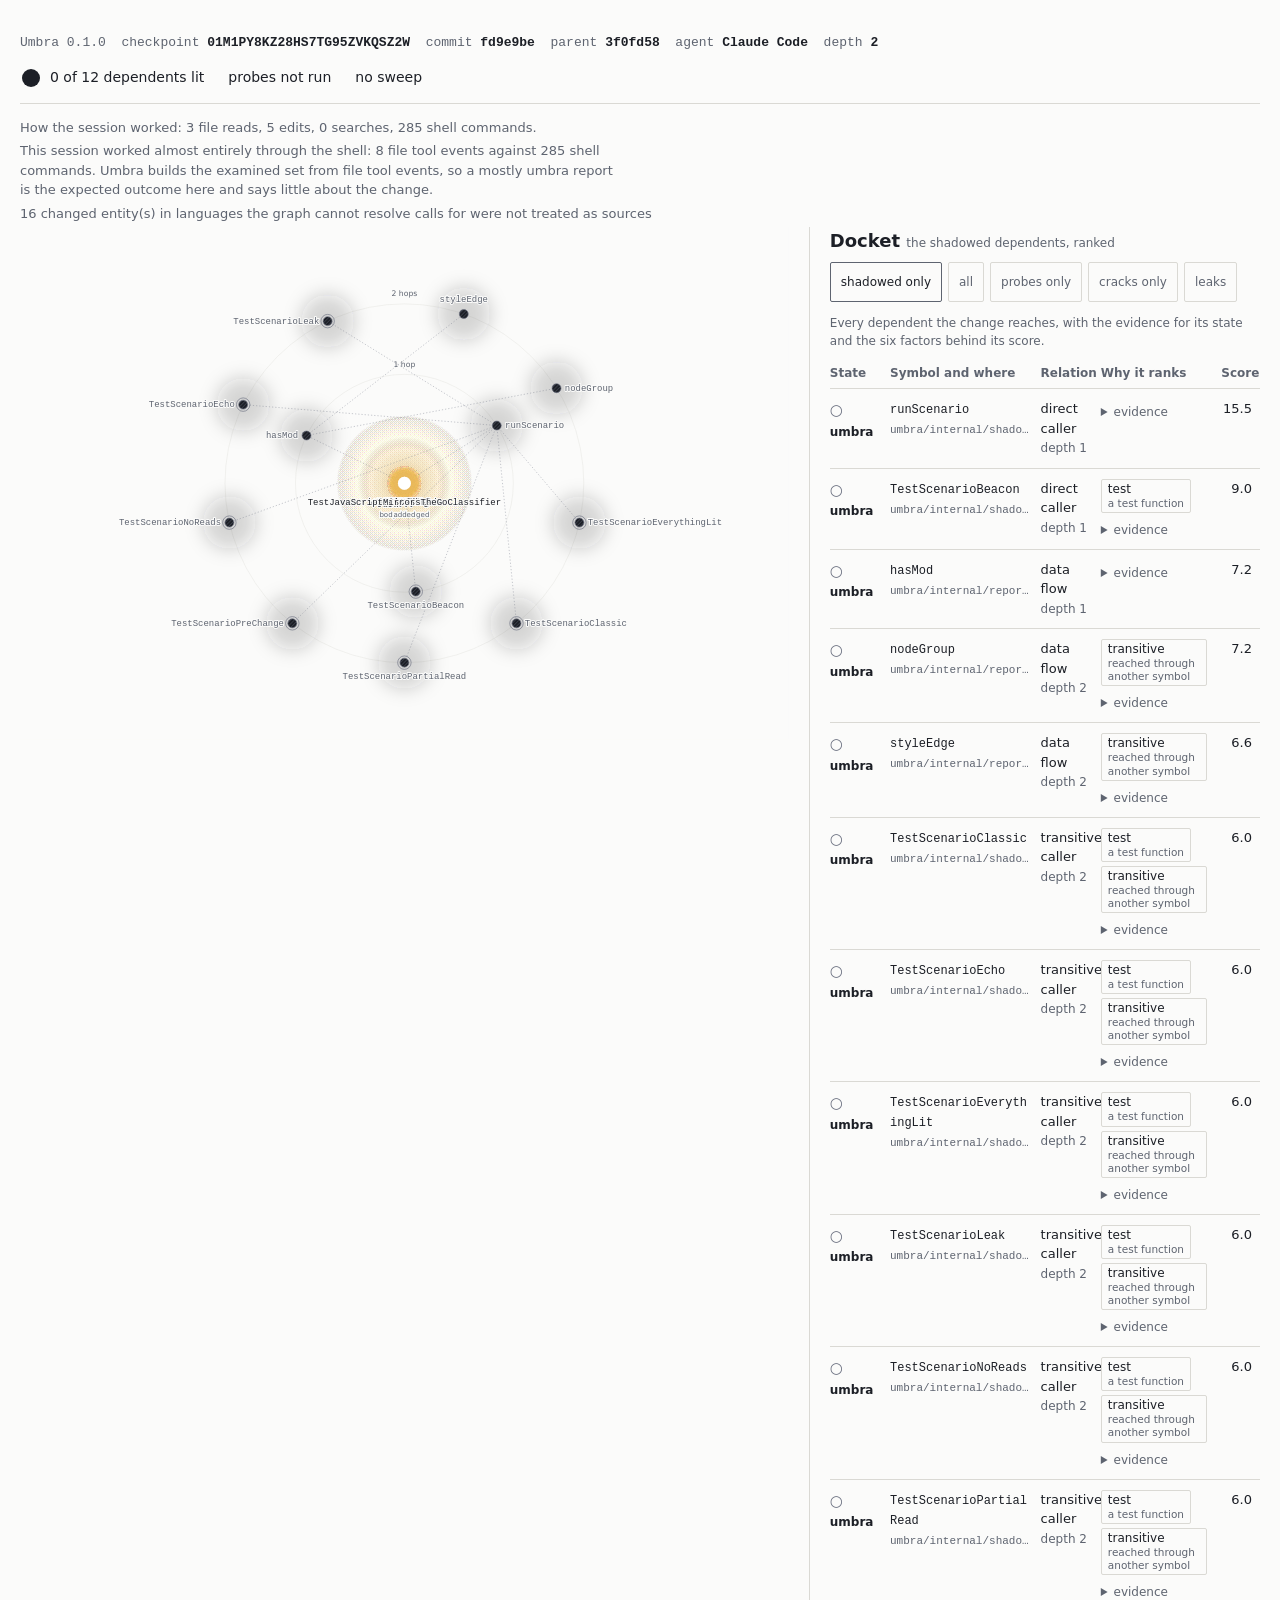
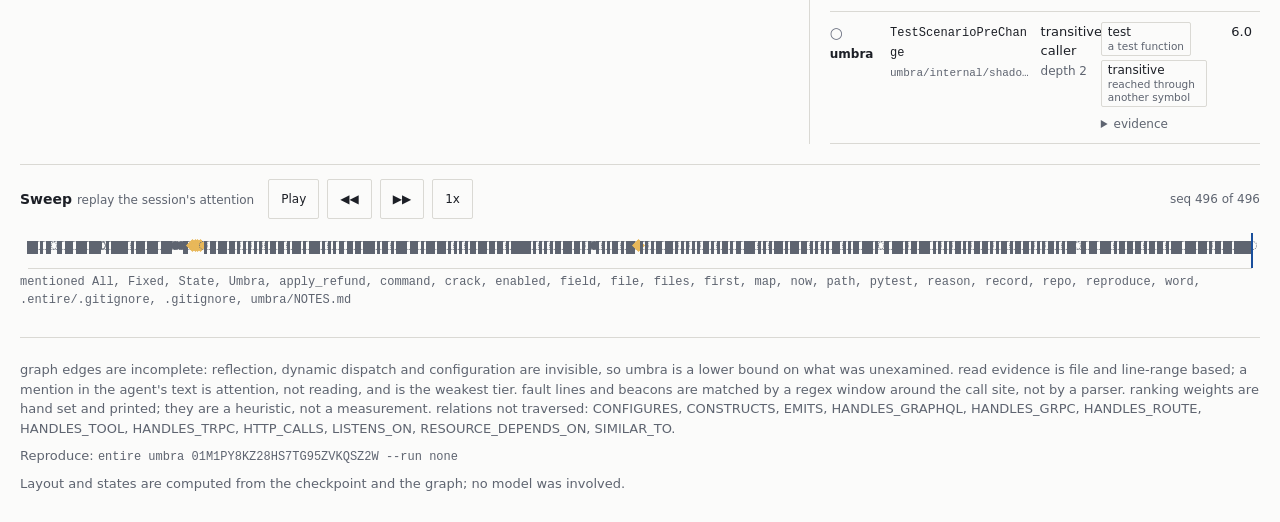
<file: umbra/site/self/umbra.html>
<!doctype html>
<html lang="en">
<head>
<meta charset="utf-8">
<meta name="viewport" content="width=device-width, initial-scale=1">
<meta http-equiv="Content-Security-Policy" content="default-src 'none'; style-src 'unsafe-inline'; script-src 'unsafe-inline'; img-src data:">
<title>Eclipse map 01M1PY8KZ28HS7TG95ZVKQSZ2W</title>
<style>/* Umbra report styles. No fonts are fetched; system stacks only. */

:root {
  --night: #10141C;
  --ink: #D9DBE1;
  --ink-2: #8B909C;
  --rule: #262B35;
  --lit: #FFF1C9;
  --lit-glow: #F3C46B;
  --penumbra: #8E7B57;
  --umbra: #2B303A;
  --umbra-edge: #4A5060;
  --unknown: #5A6070;
  --fail: #C8553D;
  --pass: #8FBF9F;
  --focus: #9CC4FF;
  /* On the night scheme a pool is simply the absence of glow, so nothing is
     painted over it. */
  --pool-ink: transparent;
  /* The peak opacity of the light field. Every gradient stop is a fraction of
     this, so a scheme dims the whole field by changing one number and the
     falloff keeps its shape. */
  --glow-peak: 0.32;

  --ui: ui-sans-serif, system-ui, "Segoe UI", Roboto, "Helvetica Neue", Arial, sans-serif;
  --mono: ui-monospace, "SF Mono", Menlo, Consolas, "Liberation Mono", monospace;
}

@media (prefers-color-scheme: light) {
  :root {
    --night: #FBFBFA;
    --ink: #1C1F26;
    --ink-2: #5E6470;
    --rule: #DAD9D4;
    --lit: #FFFFFF;
    --lit-glow: #E8B85A;
    --penumbra: #B9AE93;
    --umbra: #1C1F26;
    --umbra-edge: #6B7080;
    --unknown: #9AA0AC;
    --fail: #B3452F;
    --pass: #3E8A5C;
    --focus: #1A4F9C;
    /* On a light ground, removing the warm glow makes a pool brighter than
       its surroundings, which reads as more light rather than less. The pools
       are painted instead, so shadow means the same thing in both schemes.
       The tone is the page's own ink, not a neutral grey: a grey pool on a
       warm ground reads as dirt rather than as shade. */
    --pool-ink: color-mix(in srgb, var(--ink) 18%, transparent);
    /* Half the night peak. The same opacity that reads as a soft glow on a
       dark ground reads as a wash on a light one. */
    --glow-peak: 0.15;
  }
}

* { box-sizing: border-box; }

html, body { max-width: 100%; overflow-x: hidden; }

body {
  margin: 0;
  padding: 20px;
  background: var(--night);
  color: var(--ink);
  font: 400 14px/1.5 var(--ui);
}

a { color: var(--focus); }

:focus-visible {
  outline: 2px solid var(--focus);
  outline-offset: 2px;
}

/* Header */

.head-line {
  font-family: var(--mono);
  color: var(--ink-2);
  font-size: 13px;
  margin-bottom: 8px;
}
.head-line strong { color: var(--ink); font-weight: 600; }

.said {
  margin: 12px 0;
}
.said-label {
  font-size: 12px;
  color: var(--ink-2);
  display: block;
  margin-bottom: 2px;
}
.said-text {
  font-family: var(--mono);
  font-size: 16px;
  color: var(--ink);
}
.said-from {
  font-size: 12px;
  color: var(--ink-2);
}

.facts {
  display: flex;
  flex-wrap: wrap;
  gap: 24px;
  align-items: center;
  margin: 14px 0;
  padding-bottom: 14px;
  border-bottom: 1px solid var(--rule);
}
.fact { display: flex; align-items: center; gap: 8px; }
.notice { color: var(--ink-2); font-size: 13px; margin: 4px 0; }

/* Two columns above 1100px: map 62%, docket 38%. */

.wrap { display: block; }

@media (min-width: 1101px) {
  .wrap {
    display: grid;
    grid-template-columns: 62% 38%;
    gap: 0;
  }
  .col-docket {
    border-left: 1px solid var(--rule);
    padding-left: 20px;
    margin-left: 20px;
  }
}

.col-map { min-width: 0; }
.col-docket { min-width: 0; max-width: 72ch; }
.col-docket { overflow-x: hidden; }

#map { width: 100%; height: auto; display: block; }

.noscript {
  color: var(--ink-2);
  padding: 40px 0;
}

/* Footer */

footer {
  margin-top: 28px;
  padding-top: 14px;
  border-top: 1px solid var(--rule);
  color: var(--ink-2);
  font-size: 13px;
}
footer p { margin: 8px 0; }
footer code, footer pre {
  font-family: var(--mono);
  font-size: 12px;
  overflow-wrap: anywhere;
  word-break: break-word;
}
footer code { display: inline-block; max-width: 100%; }
footer pre { white-space: pre-wrap; word-break: break-all; margin: 4px 0; }

/* Docket */

.docket-head h2 { font-size: 18px; font-weight: 600; margin: 0 0 4px; }
.sub { color: var(--ink-2); font-size: 12px; font-weight: 400; }

.filters { display: flex; flex-wrap: wrap; gap: 6px; margin: 8px 0 12px; }
.filters button {
  font: 400 12px/1 var(--ui);
  color: var(--ink-2);
  background: transparent;
  border: 1px solid var(--rule);
  border-radius: 2px;
  padding: 7px 10px;
  min-height: 40px;
  cursor: pointer;
}
.filters button.on { color: var(--ink); border-color: var(--ink-2); }

table.docket {
  width: 100%;
  table-layout: fixed;
  border-collapse: collapse;
  font-size: 13px;
}
table.docket col.c-state { width: 14%; }
table.docket col.c-sym   { width: 35%; }
table.docket col.c-rel   { width: 14%; }
table.docket col.c-mods  { width: 28%; }
table.docket col.c-score { width: 9%; }
table.docket caption {
  text-align: left;
  color: var(--ink-2);
  font-size: 12px;
  padding-bottom: 8px;
}
table.docket th {
  text-align: left;
  font-weight: 600;
  font-size: 12px;
  color: var(--ink-2);
  border-bottom: 1px solid var(--rule);
  padding: 6px 8px 6px 0;
}
table.docket td {
  border-bottom: 1px solid var(--rule);
  padding: 10px 8px 10px 0;
  vertical-align: top;
}
table.docket td.num, table.docket th.num { text-align: right; font-variant-numeric: tabular-nums; }
table.docket code { font-family: var(--mono); font-size: 12px; }

/* The symbol name stays whole; the path under it is truncated with an
   ellipsis and carries the full text in its title, which is what the
   wireframe in the frontend spec shows. */
td.sym code.name { overflow-wrap: anywhere; }
td.sym code.path {
  display: block;
  margin-top: 3px;
  color: var(--ink-2);
  font-size: 11px;
  white-space: nowrap;
  overflow: hidden;
  text-overflow: ellipsis;
}
table.docket th { white-space: nowrap; }
table.docket tr.pinned { background: rgba(243, 196, 107, 0.05); }
table.docket tr.on { background: rgba(156, 196, 255, 0.08); }
table.docket tr[hidden] { display: none; }

.glyph { font-size: 15px; }
.state-lit { color: var(--lit-glow); }
.state-penumbra { color: var(--penumbra); }
.state-umbra { color: var(--umbra-edge); }
.state-unknown { color: var(--unknown); }
.word { font-weight: 600; font-size: 12px; }
.crack { color: var(--fail); font-weight: 600; }
.pin { color: var(--lit-glow); font-size: 9px; }
.reason { display: block; color: var(--ink-2); font-size: 12px; margin-top: 4px; }

.chip {
  display: inline-block;
  max-width: 100%;
  border: 1px solid var(--rule);
  border-radius: 2px;
  padding: 2px 6px;
  margin: 0 6px 4px 0;
  line-height: 1.25;
}
.chip b { display: block; font-size: 12px; font-weight: 400; white-space: nowrap; }
.chip i { display: block; font-size: 10.5px; font-style: normal; color: var(--ink-2); overflow-wrap: normal; }

details summary {
  cursor: pointer;
  color: var(--ink-2);
  font-size: 12px;
  margin-top: 4px;
}
details p { margin: 6px 0; }
details pre {
  font-family: var(--mono);
  font-size: 11px;
  white-space: pre-wrap;
  color: var(--fail);
  margin: 6px 0;
}
.lit-note { margin-top: 10px; }

/* Map interaction */

.node { cursor: pointer; }
.node .hit { fill: transparent; }
/* Label sizes are viewBox units, not screen pixels: the map scales to its
   column, and a name set at 12 units was legible in a wide column and too
   small once the map shrank on a narrow screen. */
.label { font-family: var(--mono); font-size: 14px; pointer-events: none; }
.ring-label { font-family: var(--ui); font-size: 12px; pointer-events: none; }
.label.lit { fill: var(--ink); }
.label.dim { fill: var(--ink-2); paint-order: stroke; stroke: var(--night); stroke-width: 3px; stroke-linejoin: round; }
.label[hidden] { display: none; }
.src-label { font-family: var(--mono); font-size: 22px; fill: var(--ink); }
.src-kind {
  font-family: var(--ui);
  font-size: 11px;
  fill: var(--ink-2);
  paint-order: stroke;
  stroke: var(--night);
  stroke-width: 3px;
  stroke-linejoin: round;
}
.src-label {
  paint-order: stroke;
  stroke: var(--night);
  stroke-width: 3px;
  stroke-linejoin: round;
}
.edge { fill: none; }
.node:focus { outline: none; }
.node:focus .ring-focus { display: block; }
.ring-focus { display: none; }
.src-label.src-small { font-size: 14px; }

/* Detail panel. It overlays the docket column on desktop and slides up from
   the bottom on a narrow screen. */

.detail {
  position: absolute;
  inset: 0 0 auto 0;
  background: var(--night);
  border: 1px solid var(--rule);
  padding: 16px;
  max-height: 100%;
  overflow-y: auto;
}
.col-docket { position: relative; }

.detail h3 { font-family: var(--mono); font-size: 18px; font-weight: 400; margin: 0 0 2px; }
.detail p { margin: 8px 0; }
.detail-h { font-weight: 600; font-size: 12px; color: var(--ink-2); margin-top: 16px; }
.detail-state b { font-weight: 600; }
.detail ul { margin: 6px 0; padding-left: 18px; font-size: 13px; }
.detail pre {
  font-family: var(--mono);
  font-size: 11.5px;
  background: transparent;
  border: 1px solid var(--rule);
  padding: 6px 8px;
  margin: 6px 0;
  white-space: pre-wrap;
  overflow-wrap: anywhere;
}
.detail-close {
  float: right;
  font: 400 12px var(--ui);
  color: var(--ink-2);
  background: transparent;
  border: 1px solid var(--rule);
  border-radius: 2px;
  padding: 8px 10px;
  min-height: 40px;
  cursor: pointer;
}
.chain button {
  font: 400 12px var(--mono);
  color: var(--focus);
  background: transparent;
  border: 0;
  padding: 2px;
  cursor: pointer;
  text-decoration: underline;
}

/* The score factors as a stacked bar, drawn in CSS. No chart library. */
.bar { display: flex; width: 100%; height: 22px; border: 1px solid var(--rule); }
.bar .seg {
  font-size: 10px;
  line-height: 20px;
  color: var(--night);
  overflow: hidden;
  white-space: nowrap;
  padding-left: 3px;
}
.seg-relation  { background: var(--lit-glow); }
.seg-dependents{ background: var(--penumbra); }
.seg-state     { background: var(--ink-2); }
.seg-farfield  { background: var(--umbra-edge); }
.seg-faultline { background: var(--fail); }
.seg-scar      { background: var(--unknown); }
.seg-test      { background: var(--pass); }

/* Attention replay */

.replay {
  margin-top: 20px;
  padding-top: 14px;
  border-top: 1px solid var(--rule);
}
.replay-controls {
  display: flex;
  align-items: center;
  flex-wrap: wrap;
  gap: 8px;
}
.replay-label { font-weight: 600; margin-right: 6px; }
.replay button {
  font: 400 12px var(--ui);
  color: var(--ink);
  background: transparent;
  border: 1px solid var(--rule);
  border-radius: 2px;
  padding: 8px 12px;
  min-height: 40px;
  cursor: pointer;
}
.counter { color: var(--ink-2); font-size: 12px; margin-left: auto; }

.track {
  position: relative;
  height: 40px;
  margin: 10px 8px 4px;
  border-bottom: 1px solid var(--rule);
}
button.tick {
  position: absolute;
  top: 12px;
  width: 9px;
  height: 9px;
  /* The control styling above sets a 40px minimum for touch targets; a tick
     is not a control of that kind, and min-height would stretch it. */
  min-height: 0;
  min-width: 0;
  margin-left: -4.5px;
  padding: 0;
  border: 1px solid var(--ink-2);
  background: var(--ink-2);
  border-radius: 50%;
  cursor: pointer;
}
button.tick-grep, button.tick-glob { background: transparent; }
button.tick-mention { background: transparent; border-style: dotted; }
button.tick-quoted { background: linear-gradient(to right, var(--ink-2) 50%, transparent 50%); }
button.tick-edit { border-radius: 0; transform: rotate(45deg); background: var(--lit-glow); border-color: var(--lit-glow); }
button.tick-command { border-radius: 0; width: 3px; margin-left: -1.5px; height: 13px; }
button.tick.cut {
  width: 13px; height: 13px; margin-left: -6.5px; top: 10px;
  background: var(--lit); border-color: var(--lit);
}
.playhead {
  position: absolute;
  top: 4px;
  bottom: 0;
  width: 2px;
  margin-left: -1px;
  background: var(--focus);
  pointer-events: none;
}
.now { color: var(--ink-2); font-size: 12px; font-family: var(--mono); margin: 4px 0 0; min-height: 1.4em; }

.torch { pointer-events: none; mix-blend-mode: screen; }

/* Motion happens only in response to an action, and never on load. */
.node circle, .node path, .node polyline { transition: fill 240ms ease-out, opacity 240ms ease-out, r 240ms ease-out; }
.pools circle,
.shade circle { transition: r 240ms ease-out, opacity 240ms ease-out; }

@media (prefers-reduced-motion: reduce) {
  .node circle, .node path, .node polyline, .pools circle, .shade circle { transition: none; }
  .torch { display: none; }
}

/* Print: day scheme, static map with every label, docket expanded, no replay. */
@media print {
  :root {
    --night: #FFFFFF;
    --ink: #1C1F26;
    --ink-2: #5E6470;
    --rule: #DAD9D4;
    --lit: #FFFFFF;
    --lit-glow: #E8B85A;
    --penumbra: #B9AE93;
    --umbra: #1C1F26;
    --umbra-edge: #6B7080;
    --unknown: #9AA0AC;
    --fail: #B3452F;
    --pass: #3E8A5C;
    --focus: #1A4F9C;
    --pool-ink: color-mix(in srgb, var(--ink) 18%, transparent);
    --glow-peak: 0.15;
  }
  .replay, .filters, .detail, .torch { display: none !important; }
  .label[hidden] { display: block !important; }
  table.docket tr[hidden] { display: table-row !important; }
  details { display: block; }
  details > summary { display: none; }
  table.docket tr, .chip { break-inside: avoid; page-break-inside: avoid; }
  .wrap { display: block; }
}

.coverage { color: var(--ink-2); font-size: 13px; margin: 4px 0; }
.coverage-note { max-width: 72ch; }
</style>
</head>
<body>

<header>
  <p class="head-line">
    Umbra 0.1.0&nbsp; checkpoint <strong>01M1PY8KZ28HS7TG95ZVKQSZ2W</strong>&nbsp;
    commit <strong>fd9e9be</strong>&nbsp; parent <strong>3f0fd58</strong>&nbsp;
    agent <strong>Claude Code</strong>&nbsp; depth <strong>2</strong>
  </p>

  

  <div class="facts">
    <span class="fact"><svg width="22" height="22" viewBox="0 0 22 22" role="img" aria-label="0 of 12 dependents lit"><circle cx="11" cy="11" r="9" fill="var(--lit)"/><circle cx="11.00" cy="11" r="9" fill="var(--umbra)"/></svg> <span>0 of 12 dependents lit</span></span>
    <span class="fact">probes not run</span>
    <span class="fact">no sweep</span>
  </div>

  <p class="coverage">How the session worked: 3 file reads, 5 edits, 0 searches, 285 shell commands.</p>
  <p class="notice coverage-note">This session worked almost entirely through the shell: 8 file tool events against 285 shell commands. Umbra builds the examined set from file tool events, so a mostly umbra report is the expected outcome here and says little about the change.</p>

  <p class="notice">16 changed entity(s) in languages the graph cannot resolve calls for were not treated as sources</p>
</header>

<div class="wrap">
  <div class="col-map">
    <svg id="map" viewBox="0 0 1200 800" aria-label="Eclipse map"></svg>
    <noscript><p class="noscript">The map needs JavaScript. The docket below lists every shadowed dependent.</p></noscript>
  </div>
  <div class="col-docket">
    <div class="docket-head">
      <h2>Docket <span class="sub">the shadowed dependents, ranked</span></h2>
      <div class="filters" id="filters">
        <button type="button" data-filter="shadowed" class="on">shadowed only</button>
        <button type="button" data-filter="all">all</button>
        <button type="button" data-filter="probes">probes only</button>
        <button type="button" data-filter="cracks">cracks only</button>
        <button type="button" data-filter="leaks">leaks</button>
      </div>
    </div>

    <table class="docket" id="docket">
      <caption>Every dependent the change reaches, with the evidence for its state and the six factors behind its score.</caption>
      <colgroup>
        <col class="c-state"><col class="c-sym">
        <col class="c-rel"><col class="c-mods"><col class="c-score">
      </colgroup>
      <thead>
        <tr>
          <th scope="col">State</th>
          <th scope="col">Symbol and where</th>
          <th scope="col">Relation</th>
          <th scope="col">Why it ranks</th>
          <th scope="col" class="num">Score</th>
        </tr>
      </thead>
      <tbody>
      
        <tr data-id="gh/u7k4rs6/Umbra:Go:umbra/internal/shadow/scenarios_test.go:function:runScenario" data-state="umbra"
            data-leak="0"
            data-crack="0"
            data-probe="0"
            >
          <td class="state">
            
            <span class="glyph state-umbra">○</span>
            <span class="word">umbra</span>
            
          </td>
          <td class="sym">
            <code class="name">runScenario</code>
            <code class="path" title="umbra/internal/shadow/scenarios_test.go:87">umbra/internal/shadow/scenarios_test.go:87</code>
          </td>
          <td class="rel">direct caller<br><span class="sub">depth 1</span></td>
          <td class="mods">
            
            
            <details>
              <summary>evidence</summary>
              <p>nothing in the session touched or mentioned umbra/internal/shadow/scenarios_test.go</p>
              
              <p class="sub">relation 3 x dependents 5.17 x state 1 x far field 1 x fault line 1</p>
              
              
              
            </details>
          </td>
          <td class="num">15.5</td>
        </tr>
      
        <tr data-id="gh/u7k4rs6/Umbra:Go:umbra/internal/shadow/scenarios_test.go:function:TestScenarioBeacon" data-state="umbra"
            data-leak="0"
            data-crack="0"
            data-probe="0"
            >
          <td class="state">
            
            <span class="glyph state-umbra">○</span>
            <span class="word">umbra</span>
            
          </td>
          <td class="sym">
            <code class="name">TestScenarioBeacon</code>
            <code class="path" title="umbra/internal/shadow/scenarios_test.go:252">umbra/internal/shadow/scenarios_test.go:252</code>
          </td>
          <td class="rel">direct caller<br><span class="sub">depth 1</span></td>
          <td class="mods">
            <span class="chip"><b>test</b><i>a test function</i></span>
            
            <details>
              <summary>evidence</summary>
              <p>nothing in the session touched or mentioned umbra/internal/shadow/scenarios_test.go</p>
              
              <p class="sub">relation 3 x dependents 2 x state 1 x far field 1 x fault line 1 &#43; test 3</p>
              
              
              
            </details>
          </td>
          <td class="num">9.0</td>
        </tr>
      
        <tr data-id="gh/u7k4rs6/Umbra:JavaScript:umbra/internal/report/assets/umbra.js:function:hasMod" data-state="umbra"
            data-leak="0"
            data-crack="0"
            data-probe="0"
            >
          <td class="state">
            
            <span class="glyph state-umbra">○</span>
            <span class="word">umbra</span>
            
          </td>
          <td class="sym">
            <code class="name">hasMod</code>
            <code class="path" title="umbra/internal/report/assets/umbra.js:210">umbra/internal/report/assets/umbra.js:210</code>
          </td>
          <td class="rel">data flow<br><span class="sub">depth 1</span></td>
          <td class="mods">
            
            
            <details>
              <summary>evidence</summary>
              <p>nothing in the session touched or mentioned umbra/internal/report/assets/umbra.js</p>
              
              <p class="sub">relation 2 x dependents 3.585 x state 1 x far field 1 x fault line 1</p>
              
              
              
            </details>
          </td>
          <td class="num">7.2</td>
        </tr>
      
        <tr data-id="gh/u7k4rs6/Umbra:JavaScript:umbra/internal/report/assets/umbra.js:function:nodeGroup" data-state="umbra"
            data-leak="0"
            data-crack="0"
            data-probe="0"
            >
          <td class="state">
            
            <span class="glyph state-umbra">○</span>
            <span class="word">umbra</span>
            
          </td>
          <td class="sym">
            <code class="name">nodeGroup</code>
            <code class="path" title="umbra/internal/report/assets/umbra.js:253">umbra/internal/report/assets/umbra.js:253</code>
          </td>
          <td class="rel">data flow<br><span class="sub">depth 2</span></td>
          <td class="mods">
            <span class="chip"><b>transitive</b><i>reached through another symbol</i></span>
            
            <details>
              <summary>evidence</summary>
              <p>nothing in the session touched or mentioned umbra/internal/report/assets/umbra.js</p>
              
              <p class="sub">relation 2 x dependents 3.585 x state 1 x far field 1 x fault line 1</p>
              
              
              
            </details>
          </td>
          <td class="num">7.2</td>
        </tr>
      
        <tr data-id="gh/u7k4rs6/Umbra:JavaScript:umbra/internal/report/assets/umbra.js:function:styleEdge" data-state="umbra"
            data-leak="0"
            data-crack="0"
            data-probe="0"
            >
          <td class="state">
            
            <span class="glyph state-umbra">○</span>
            <span class="word">umbra</span>
            
          </td>
          <td class="sym">
            <code class="name">styleEdge</code>
            <code class="path" title="umbra/internal/report/assets/umbra.js:189">umbra/internal/report/assets/umbra.js:189</code>
          </td>
          <td class="rel">data flow<br><span class="sub">depth 2</span></td>
          <td class="mods">
            <span class="chip"><b>transitive</b><i>reached through another symbol</i></span>
            
            <details>
              <summary>evidence</summary>
              <p>nothing in the session touched or mentioned umbra/internal/report/assets/umbra.js</p>
              
              <p class="sub">relation 2 x dependents 3.322 x state 1 x far field 1 x fault line 1</p>
              
              
              
            </details>
          </td>
          <td class="num">6.6</td>
        </tr>
      
        <tr data-id="gh/u7k4rs6/Umbra:Go:umbra/internal/shadow/scenarios_test.go:function:TestScenarioClassic" data-state="umbra"
            data-leak="0"
            data-crack="0"
            data-probe="0"
            >
          <td class="state">
            
            <span class="glyph state-umbra">○</span>
            <span class="word">umbra</span>
            
          </td>
          <td class="sym">
            <code class="name">TestScenarioClassic</code>
            <code class="path" title="umbra/internal/shadow/scenarios_test.go:158">umbra/internal/shadow/scenarios_test.go:158</code>
          </td>
          <td class="rel">transitive caller<br><span class="sub">depth 2</span></td>
          <td class="mods">
            <span class="chip"><b>test</b><i>a test function</i></span><span class="chip"><b>transitive</b><i>reached through another symbol</i></span>
            
            <details>
              <summary>evidence</summary>
              <p>nothing in the session touched or mentioned umbra/internal/shadow/scenarios_test.go</p>
              
              <p class="sub">relation 1.5 x dependents 2 x state 1 x far field 1 x fault line 1 &#43; test 3</p>
              
              
              
            </details>
          </td>
          <td class="num">6.0</td>
        </tr>
      
        <tr data-id="gh/u7k4rs6/Umbra:Go:umbra/internal/shadow/scenarios_test.go:function:TestScenarioEcho" data-state="umbra"
            data-leak="0"
            data-crack="0"
            data-probe="0"
            >
          <td class="state">
            
            <span class="glyph state-umbra">○</span>
            <span class="word">umbra</span>
            
          </td>
          <td class="sym">
            <code class="name">TestScenarioEcho</code>
            <code class="path" title="umbra/internal/shadow/scenarios_test.go:208">umbra/internal/shadow/scenarios_test.go:208</code>
          </td>
          <td class="rel">transitive caller<br><span class="sub">depth 2</span></td>
          <td class="mods">
            <span class="chip"><b>test</b><i>a test function</i></span><span class="chip"><b>transitive</b><i>reached through another symbol</i></span>
            
            <details>
              <summary>evidence</summary>
              <p>nothing in the session touched or mentioned umbra/internal/shadow/scenarios_test.go</p>
              
              <p class="sub">relation 1.5 x dependents 2 x state 1 x far field 1 x fault line 1 &#43; test 3</p>
              
              
              
            </details>
          </td>
          <td class="num">6.0</td>
        </tr>
      
        <tr data-id="gh/u7k4rs6/Umbra:Go:umbra/internal/shadow/scenarios_test.go:function:TestScenarioEverythingLit" data-state="umbra"
            data-leak="0"
            data-crack="0"
            data-probe="0"
            >
          <td class="state">
            
            <span class="glyph state-umbra">○</span>
            <span class="word">umbra</span>
            
          </td>
          <td class="sym">
            <code class="name">TestScenarioEverythingLit</code>
            <code class="path" title="umbra/internal/shadow/scenarios_test.go:142">umbra/internal/shadow/scenarios_test.go:142</code>
          </td>
          <td class="rel">transitive caller<br><span class="sub">depth 2</span></td>
          <td class="mods">
            <span class="chip"><b>test</b><i>a test function</i></span><span class="chip"><b>transitive</b><i>reached through another symbol</i></span>
            
            <details>
              <summary>evidence</summary>
              <p>nothing in the session touched or mentioned umbra/internal/shadow/scenarios_test.go</p>
              
              <p class="sub">relation 1.5 x dependents 2 x state 1 x far field 1 x fault line 1 &#43; test 3</p>
              
              
              
            </details>
          </td>
          <td class="num">6.0</td>
        </tr>
      
        <tr data-id="gh/u7k4rs6/Umbra:Go:umbra/internal/shadow/scenarios_test.go:function:TestScenarioLeak" data-state="umbra"
            data-leak="0"
            data-crack="0"
            data-probe="0"
            >
          <td class="state">
            
            <span class="glyph state-umbra">○</span>
            <span class="word">umbra</span>
            
          </td>
          <td class="sym">
            <code class="name">TestScenarioLeak</code>
            <code class="path" title="umbra/internal/shadow/scenarios_test.go:219">umbra/internal/shadow/scenarios_test.go:219</code>
          </td>
          <td class="rel">transitive caller<br><span class="sub">depth 2</span></td>
          <td class="mods">
            <span class="chip"><b>test</b><i>a test function</i></span><span class="chip"><b>transitive</b><i>reached through another symbol</i></span>
            
            <details>
              <summary>evidence</summary>
              <p>nothing in the session touched or mentioned umbra/internal/shadow/scenarios_test.go</p>
              
              <p class="sub">relation 1.5 x dependents 2 x state 1 x far field 1 x fault line 1 &#43; test 3</p>
              
              
              
            </details>
          </td>
          <td class="num">6.0</td>
        </tr>
      
        <tr data-id="gh/u7k4rs6/Umbra:Go:umbra/internal/shadow/scenarios_test.go:function:TestScenarioNoReads" data-state="umbra"
            data-leak="0"
            data-crack="0"
            data-probe="0"
            >
          <td class="state">
            
            <span class="glyph state-umbra">○</span>
            <span class="word">umbra</span>
            
          </td>
          <td class="sym">
            <code class="name">TestScenarioNoReads</code>
            <code class="path" title="umbra/internal/shadow/scenarios_test.go:192">umbra/internal/shadow/scenarios_test.go:192</code>
          </td>
          <td class="rel">transitive caller<br><span class="sub">depth 2</span></td>
          <td class="mods">
            <span class="chip"><b>test</b><i>a test function</i></span><span class="chip"><b>transitive</b><i>reached through another symbol</i></span>
            
            <details>
              <summary>evidence</summary>
              <p>nothing in the session touched or mentioned umbra/internal/shadow/scenarios_test.go</p>
              
              <p class="sub">relation 1.5 x dependents 2 x state 1 x far field 1 x fault line 1 &#43; test 3</p>
              
              
              
            </details>
          </td>
          <td class="num">6.0</td>
        </tr>
      
        <tr data-id="gh/u7k4rs6/Umbra:Go:umbra/internal/shadow/scenarios_test.go:function:TestScenarioPartialRead" data-state="umbra"
            data-leak="0"
            data-crack="0"
            data-probe="0"
            >
          <td class="state">
            
            <span class="glyph state-umbra">○</span>
            <span class="word">umbra</span>
            
          </td>
          <td class="sym">
            <code class="name">TestScenarioPartialRead</code>
            <code class="path" title="umbra/internal/shadow/scenarios_test.go:172">umbra/internal/shadow/scenarios_test.go:172</code>
          </td>
          <td class="rel">transitive caller<br><span class="sub">depth 2</span></td>
          <td class="mods">
            <span class="chip"><b>test</b><i>a test function</i></span><span class="chip"><b>transitive</b><i>reached through another symbol</i></span>
            
            <details>
              <summary>evidence</summary>
              <p>nothing in the session touched or mentioned umbra/internal/shadow/scenarios_test.go</p>
              
              <p class="sub">relation 1.5 x dependents 2 x state 1 x far field 1 x fault line 1 &#43; test 3</p>
              
              
              
            </details>
          </td>
          <td class="num">6.0</td>
        </tr>
      
        <tr data-id="gh/u7k4rs6/Umbra:Go:umbra/internal/shadow/scenarios_test.go:function:TestScenarioPreChange" data-state="umbra"
            data-leak="0"
            data-crack="0"
            data-probe="0"
            >
          <td class="state">
            
            <span class="glyph state-umbra">○</span>
            <span class="word">umbra</span>
            
          </td>
          <td class="sym">
            <code class="name">TestScenarioPreChange</code>
            <code class="path" title="umbra/internal/shadow/scenarios_test.go:181">umbra/internal/shadow/scenarios_test.go:181</code>
          </td>
          <td class="rel">transitive caller<br><span class="sub">depth 2</span></td>
          <td class="mods">
            <span class="chip"><b>test</b><i>a test function</i></span><span class="chip"><b>transitive</b><i>reached through another symbol</i></span>
            
            <details>
              <summary>evidence</summary>
              <p>nothing in the session touched or mentioned umbra/internal/shadow/scenarios_test.go</p>
              
              <p class="sub">relation 1.5 x dependents 2 x state 1 x far field 1 x fault line 1 &#43; test 3</p>
              
              
              
            </details>
          </td>
          <td class="num">6.0</td>
        </tr>
      
      </tbody>
    </table>
    

    <aside id="detail" class="detail" hidden aria-label="Node detail">
      <button type="button" class="detail-close" aria-label="Close detail">Close</button>
      <div class="detail-body"></div>
    </aside>
  </div>
</div>

<section id="replay" class="replay" aria-label="Attention replay">
  <div class="replay-controls">
    <span class="replay-label">Sweep <span class="sub">replay the session's attention</span></span>
    <button type="button" data-act="play" aria-label="Play the sweep">Play</button>
    <button type="button" data-act="back" aria-label="Step back">&#9664;&#9664;</button>
    <button type="button" data-act="fwd" aria-label="Step forward">&#9654;&#9654;</button>
    <button type="button" data-act="speed" aria-label="Playback speed">1x</button>
    <span class="counter" aria-live="off"></span>
  </div>
  <div class="track"></div>
  <p class="now" aria-live="polite"></p>
</section>

<footer>
  <p>graph edges are incomplete: reflection, dynamic dispatch and configuration are invisible, so umbra is a lower bound on what was unexamined. read evidence is file and line-range based; a mention in the agent&#39;s text is attention, not reading, and is the weakest tier. fault lines and beacons are matched by a regex window around the call site, not by a parser. ranking weights are hand set and printed; they are a heuristic, not a measurement. relations not traversed: CONFIGURES, CONSTRUCTS, EMITS, HANDLES_GRAPHQL, HANDLES_GRPC, HANDLES_ROUTE, HANDLES_TOOL, HANDLES_TRPC, HTTP_CALLS, LISTENS_ON, RESOURCE_DEPENDS_ON, SIMILAR_TO. </p>
  <p>Reproduce: <code>entire umbra 01M1PY8KZ28HS7TG95ZVKQSZ2W --run none</code></p>
  <p>Layout and states are computed from the checkpoint and the graph; no model was involved.</p>
</footer>

<script type="application/json" id="umbra-data">{
  "umbra_version": "0.1.0",
  "checkpoint": {
    "id": "01M1PY8KZ28HS7TG95ZVKQSZ2W",
    "commit": "fd9e9be1f823300b297c148a240a0505aa09330f",
    "parent": "3f0fd58db7dec45221eec8d404c38b582cf785cd",
    "agent": "Claude Code",
    "route": "trailer",
    "session_ids": [
      "8017734d-cdf6-4a18-b2f8-f4b5f637ec35"
    ]
  },
  "inputs": {
    "adapter": "claude-code",
    "depth": 2,
    "test_runner": "",
    "run": "none",
    "audit": true,
    "history": false,
    "snippets": false,
    "relations_used": [
      "ACCESSES",
      "ASYNC_CALLS",
      "CALLS",
      "DATA_FLOWS",
      "EXTENDS",
      "FILE_CHANGES_WITH",
      "IMPLEMENTS",
      "IMPORTS",
      "INHERITS",
      "OVERRIDES",
      "PARAM_TYPE",
      "READS_FIELD",
      "RETURNS_TYPE",
      "TESTS",
      "USES_TYPE",
      "WRITES_FIELD"
    ],
    "relations_ignored": [
      "CONFIGURES",
      "CONSTRUCTS",
      "EMITS",
      "HANDLES_GRAPHQL",
      "HANDLES_GRPC",
      "HANDLES_ROUTE",
      "HANDLES_TOOL",
      "HANDLES_TRPC",
      "HTTP_CALLS",
      "LISTENS_ON",
      "RESOURCE_DEPENDS_ON",
      "SIMILAR_TO"
    ],
    "channels": {
      "callsites": true,
      "graph": true,
      "mentions": true,
      "reads": true
    }
  },
  "coverage": {
    "reads": 3,
    "edits": 5,
    "searches": 0,
    "quoted": 24,
    "mentions": 154,
    "shell_commands": 285,
    "shell_only": true,
    "line": "3 file reads, 5 edits, 0 searches, 285 shell commands",
    "note": "This session worked almost entirely through the shell: 8 file tool events against 285 shell commands. Umbra builds the examined set from file tool events, so a mostly umbra report is the expected outcome here and says little about the change."
  },
  "notes": [
    "16 changed entity(s) in languages the graph cannot resolve calls for were not treated as sources"
  ],
  "sources": [
    {
      "id": "gh/u7k4rs6/Umbra:JavaScript:umbra/internal/report/assets/umbra.js:function:drawField",
      "name": "drawField",
      "file": "umbra/internal/report/assets/umbra.js",
      "span": [
        36,
        139
      ],
      "change": "body",
      "kind_label": "body changed",
      "weight": 0.6,
      "dependents": 1
    },
    {
      "id": "gh/u7k4rs6/Umbra:JavaScript:umbra/internal/report/assets/umbra.js:function:boot",
      "name": "boot",
      "file": "umbra/internal/report/assets/umbra.js",
      "span": [
        508,
        527
      ],
      "change": "body",
      "kind_label": "body changed",
      "weight": 0.6,
      "dependents": 0
    },
    {
      "id": "gh/u7k4rs6/Umbra:JavaScript:umbra/internal/report/assets/umbra.js:function:tierRank",
      "name": "tierRank",
      "file": "umbra/internal/report/assets/umbra.js",
      "span": [
        729,
        732
      ],
      "change": "added",
      "kind_label": "added",
      "weight": 0.3,
      "dependents": 2
    },
    {
      "id": "gh/u7k4rs6/Umbra:JavaScript:umbra/internal/report/assets/umbra.js:function:stateAt",
      "name": "stateAt",
      "file": "umbra/internal/report/assets/umbra.js",
      "span": [
        736,
        770
      ],
      "change": "added",
      "kind_label": "added",
      "weight": 0.3,
      "dependents": 1
    },
    {
      "id": "gh/u7k4rs6/Umbra:JavaScript:umbra/internal/report/assets/umbra.js:function:consider",
      "name": "consider",
      "file": "umbra/internal/report/assets/umbra.js",
      "span": [
        742,
        744
      ],
      "change": "added",
      "kind_label": "added",
      "weight": 0.3,
      "dependents": 2
    },
    {
      "id": "gh/u7k4rs6/Umbra:JavaScript:umbra/internal/report/assets/umbra.js:function:wireReplay",
      "name": "wireReplay",
      "file": "umbra/internal/report/assets/umbra.js",
      "span": [
        782,
        896
      ],
      "change": "added",
      "kind_label": "added",
      "weight": 0.3,
      "dependents": 1
    },
    {
      "id": "gh/u7k4rs6/Umbra:JavaScript:umbra/internal/report/assets/umbra.js:function:render",
      "name": "render",
      "file": "umbra/internal/report/assets/umbra.js",
      "span": [
        822,
        833
      ],
      "change": "added",
      "kind_label": "added",
      "weight": 0.3,
      "dependents": 16
    },
    {
      "id": "gh/u7k4rs6/Umbra:JavaScript:umbra/internal/report/assets/umbra.js:function:goTo",
      "name": "goTo",
      "file": "umbra/internal/report/assets/umbra.js",
      "span": [
        835,
        838
      ],
      "change": "added",
      "kind_label": "added",
      "weight": 0.3,
      "dependents": 3
    },
    {
      "id": "gh/u7k4rs6/Umbra:JavaScript:umbra/internal/report/assets/umbra.js:function:step",
      "name": "step",
      "file": "umbra/internal/report/assets/umbra.js",
      "span": [
        840,
        845
      ],
      "change": "added",
      "kind_label": "added",
      "weight": 0.3,
      "dependents": 4
    },
    {
      "id": "gh/u7k4rs6/Umbra:JavaScript:umbra/internal/report/assets/umbra.js:function:play",
      "name": "play",
      "file": "umbra/internal/report/assets/umbra.js",
      "span": [
        847,
        855
      ],
      "change": "added",
      "kind_label": "added",
      "weight": 0.3,
      "dependents": 1
    },
    {
      "id": "gh/u7k4rs6/Umbra:JavaScript:umbra/internal/report/assets/umbra.js:function:pause",
      "name": "pause",
      "file": "umbra/internal/report/assets/umbra.js",
      "span": [
        857,
        862
      ],
      "change": "added",
      "kind_label": "added",
      "weight": 0.3,
      "dependents": 3
    },
    {
      "id": "gh/u7k4rs6/Umbra:JavaScript:umbra/internal/report/assets/umbra.js:function:tick",
      "name": "tick",
      "file": "umbra/internal/report/assets/umbra.js",
      "span": [
        864,
        871
      ],
      "change": "added",
      "kind_label": "added",
      "weight": 0.3,
      "dependents": 6
    },
    {
      "id": "gh/u7k4rs6/Umbra:JavaScript:umbra/internal/report/assets/umbra.js:function:anyEvidence",
      "name": "anyEvidence",
      "file": "umbra/internal/report/assets/umbra.js",
      "span": [
        898,
        904
      ],
      "change": "added",
      "kind_label": "added",
      "weight": 0.3,
      "dependents": 2
    },
    {
      "id": "gh/u7k4rs6/Umbra:JavaScript:umbra/internal/report/assets/umbra.js:function:indexOf",
      "name": "indexOf",
      "file": "umbra/internal/report/assets/umbra.js",
      "span": [
        906,
        912
      ],
      "change": "added",
      "kind_label": "added",
      "weight": 0.3,
      "dependents": 8
    },
    {
      "id": "gh/u7k4rs6/Umbra:JavaScript:umbra/internal/report/assets/umbra.js:function:eventAt",
      "name": "eventAt",
      "file": "umbra/internal/report/assets/umbra.js",
      "span": [
        914,
        916
      ],
      "change": "added",
      "kind_label": "added",
      "weight": 0.3,
      "dependents": 2
    },
    {
      "id": "gh/u7k4rs6/Umbra:JavaScript:umbra/internal/report/assets/umbra.js:function:describe",
      "name": "describe",
      "file": "umbra/internal/report/assets/umbra.js",
      "span": [
        919,
        939
      ],
      "change": "added",
      "kind_label": "added",
      "weight": 0.3,
      "dependents": 2
    },
    {
      "id": "gh/u7k4rs6/Umbra:JavaScript:umbra/internal/report/assets/umbra.js:function:applyState",
      "name": "applyState",
      "file": "umbra/internal/report/assets/umbra.js",
      "span": [
        943,
        973
      ],
      "change": "added",
      "kind_label": "added",
      "weight": 0.3,
      "dependents": 2
    },
    {
      "id": "gh/u7k4rs6/Umbra:JavaScript:umbra/internal/report/assets/umbra.js:function:rewireNodes",
      "name": "rewireNodes",
      "file": "umbra/internal/report/assets/umbra.js",
      "span": [
        975,
        984
      ],
      "change": "added",
      "kind_label": "added",
      "weight": 0.3,
      "dependents": 1
    },
    {
      "id": "gh/u7k4rs6/Umbra:JavaScript:umbra/internal/report/assets/umbra.js:function:wireSpotlight",
      "name": "wireSpotlight",
      "file": "umbra/internal/report/assets/umbra.js",
      "span": [
        1055,
        1080
      ],
      "change": "added",
      "kind_label": "added",
      "weight": 0.3,
      "dependents": 1
    },
    {
      "id": "gh/u7k4rs6/Umbra:JavaScript:umbra/internal/report/assets/umbra.js:function:toViewBox",
      "name": "toViewBox",
      "file": "umbra/internal/report/assets/umbra.js",
      "span": [
        1082,
        1089
      ],
      "change": "added",
      "kind_label": "added",
      "weight": 0.3,
      "dependents": 1
    },
    {
      "id": "gh/u7k4rs6/Umbra:JavaScript:umbra/internal/report/assets/umbra.js:function:revealNear",
      "name": "revealNear",
      "file": "umbra/internal/report/assets/umbra.js",
      "span": [
        1093,
        1098
      ],
      "change": "added",
      "kind_label": "added",
      "weight": 0.3,
      "dependents": 1
    },
    {
      "id": "gh/u7k4rs6/Umbra:JavaScript:umbra/internal/report/assets/umbra.js:function:wireKeyboard",
      "name": "wireKeyboard",
      "file": "umbra/internal/report/assets/umbra.js",
      "span": [
        1103,
        1132
      ],
      "change": "added",
      "kind_label": "added",
      "weight": 0.3,
      "dependents": 1
    },
    {
      "id": "gh/u7k4rs6/Umbra:JavaScript:umbra/internal/report/assets/umbra.js:function:focusAt",
      "name": "focusAt",
      "file": "umbra/internal/report/assets/umbra.js",
      "span": [
        1109,
        1120
      ],
      "change": "added",
      "kind_label": "added",
      "weight": 0.3,
      "dependents": 1
    },
    {
      "id": "gh/u7k4rs6/Umbra:JavaScript:umbra/internal/report/assets/umbra.js:function:toggleLabels",
      "name": "toggleLabels",
      "file": "umbra/internal/report/assets/umbra.js",
      "span": [
        1134,
        1142
      ],
      "change": "added",
      "kind_label": "added",
      "weight": 0.3,
      "dependents": 1
    },
    {
      "id": "gh/u7k4rs6/Umbra:Go:umbra/internal/shadow/build.go:function:Build",
      "name": "Build",
      "file": "umbra/internal/shadow/build.go",
      "span": [
        27,
        91
      ],
      "change": "body",
      "kind_label": "body changed",
      "weight": 0.6,
      "dependents": 4
    },
    {
      "id": "gh/u7k4rs6/Umbra:Go:umbra/internal/shadow/build.go:function:AddCoChange",
      "name": "AddCoChange",
      "file": "umbra/internal/shadow/build.go",
      "span": [
        96,
        150
      ],
      "change": "body",
      "kind_label": "body changed",
      "weight": 0.6,
      "dependents": 0
    },
    {
      "id": "gh/u7k4rs6/Umbra:Go:umbra/internal/shadow/build.go:function:exposuresFor",
      "name": "exposuresFor",
      "file": "umbra/internal/shadow/build.go",
      "span": [
        185,
        196
      ],
      "change": "added",
      "kind_label": "added",
      "weight": 0.3,
      "dependents": 2
    },
    {
      "id": "gh/u7k4rs6/Umbra:Go:umbra/internal/shadow/jsmirror_test.go:type:jsNode",
      "name": "jsNode",
      "file": "umbra/internal/shadow/jsmirror_test.go",
      "span": [
        20,
        24
      ],
      "change": "added",
      "kind_label": "added",
      "weight": 0.3,
      "dependents": 3
    },
    {
      "id": "gh/u7k4rs6/Umbra:Go:umbra/internal/shadow/jsmirror_test.go:type:jsExposure",
      "name": "jsExposure",
      "file": "umbra/internal/shadow/jsmirror_test.go",
      "span": [
        26,
        30
      ],
      "change": "added",
      "kind_label": "added",
      "weight": 0.3,
      "dependents": 3
    },
    {
      "id": "gh/u7k4rs6/Umbra:Go:umbra/internal/shadow/jsmirror_test.go:type:jsCase",
      "name": "jsCase",
      "file": "umbra/internal/shadow/jsmirror_test.go",
      "span": [
        32,
        39
      ],
      "change": "added",
      "kind_label": "added",
      "weight": 0.3,
      "dependents": 1
    },
    {
      "id": "gh/u7k4rs6/Umbra:Go:umbra/internal/shadow/jsmirror_test.go:function:TestJavaScriptMirrorsTheGoClassifier",
      "name": "TestJavaScriptMirrorsTheGoClassifier",
      "file": "umbra/internal/shadow/jsmirror_test.go",
      "span": [
        51,
        154
      ],
      "change": "added",
      "kind_label": "added",
      "weight": 0.3,
      "dependents": 0
    }
  ],
  "nodes": [
    {
      "id": "gh/u7k4rs6/Umbra:Go:umbra/internal/shadow/scenarios_test.go:function:runScenario",
      "name": "runScenario",
      "file": "umbra/internal/shadow/scenarios_test.go",
      "span": [
        87,
        125
      ],
      "is_test": false,
      "sources": [
        "gh/u7k4rs6/Umbra:Go:umbra/internal/shadow/build.go:function:Build"
      ],
      "relation": "direct caller",
      "depth": 1,
      "path": [
        "gh/u7k4rs6/Umbra:Go:umbra/internal/shadow/build.go:function:Build",
        "gh/u7k4rs6/Umbra:Go:umbra/internal/shadow/scenarios_test.go:function:runScenario"
      ],
      "state": "umbra",
      "modifiers": [],
      "exposures": [],
      "sentence": "nothing in the session touched or mentioned umbra/internal/shadow/scenarios_test.go",
      "call_site": 114,
      "dependents": 17,
      "score": 15.51,
      "factors": {
        "dependents": 5.17,
        "farfield": 1,
        "faultline": 1,
        "relation": 3,
        "state": 1,
        "test": 0
      },
      "tests": [],
      "result": "notrun"
    },
    {
      "id": "gh/u7k4rs6/Umbra:Go:umbra/internal/shadow/scenarios_test.go:function:TestScenarioBeacon",
      "name": "TestScenarioBeacon",
      "file": "umbra/internal/shadow/scenarios_test.go",
      "span": [
        252,
        309
      ],
      "is_test": true,
      "sources": [
        "gh/u7k4rs6/Umbra:Go:umbra/internal/shadow/build.go:function:Build"
      ],
      "relation": "direct caller",
      "depth": 1,
      "path": [
        "gh/u7k4rs6/Umbra:Go:umbra/internal/shadow/build.go:function:Build",
        "gh/u7k4rs6/Umbra:Go:umbra/internal/shadow/scenarios_test.go:function:TestScenarioBeacon"
      ],
      "state": "umbra",
      "modifiers": [
        "test"
      ],
      "exposures": [],
      "sentence": "nothing in the session touched or mentioned umbra/internal/shadow/scenarios_test.go",
      "call_site": 285,
      "dependents": 1,
      "score": 9,
      "factors": {
        "dependents": 2,
        "farfield": 1,
        "faultline": 1,
        "relation": 3,
        "state": 1,
        "test": 3
      },
      "tests": [],
      "result": "notrun"
    },
    {
      "id": "gh/u7k4rs6/Umbra:JavaScript:umbra/internal/report/assets/umbra.js:function:hasMod",
      "name": "hasMod",
      "file": "umbra/internal/report/assets/umbra.js",
      "span": [
        210,
        212
      ],
      "is_test": false,
      "sources": [
        "gh/u7k4rs6/Umbra:JavaScript:umbra/internal/report/assets/umbra.js:function:indexOf"
      ],
      "relation": "data flow",
      "depth": 1,
      "path": [
        "gh/u7k4rs6/Umbra:JavaScript:umbra/internal/report/assets/umbra.js:function:indexOf",
        "gh/u7k4rs6/Umbra:JavaScript:umbra/internal/report/assets/umbra.js:function:hasMod"
      ],
      "state": "umbra",
      "modifiers": [],
      "exposures": [],
      "sentence": "nothing in the session touched or mentioned umbra/internal/report/assets/umbra.js",
      "call_site": 0,
      "dependents": 5,
      "score": 7.17,
      "factors": {
        "dependents": 3.585,
        "farfield": 1,
        "faultline": 1,
        "relation": 2,
        "state": 1,
        "test": 0
      },
      "tests": [],
      "result": "notrun"
    },
    {
      "id": "gh/u7k4rs6/Umbra:JavaScript:umbra/internal/report/assets/umbra.js:function:nodeGroup",
      "name": "nodeGroup",
      "file": "umbra/internal/report/assets/umbra.js",
      "span": [
        253,
        325
      ],
      "is_test": false,
      "sources": [
        "gh/u7k4rs6/Umbra:JavaScript:umbra/internal/report/assets/umbra.js:function:indexOf"
      ],
      "relation": "data flow",
      "depth": 2,
      "path": [
        "gh/u7k4rs6/Umbra:JavaScript:umbra/internal/report/assets/umbra.js:function:indexOf",
        "gh/u7k4rs6/Umbra:JavaScript:umbra/internal/report/assets/umbra.js:function:hasMod",
        "gh/u7k4rs6/Umbra:JavaScript:umbra/internal/report/assets/umbra.js:function:nodeGroup"
      ],
      "state": "umbra",
      "modifiers": [
        "transitive"
      ],
      "exposures": [],
      "sentence": "nothing in the session touched or mentioned umbra/internal/report/assets/umbra.js",
      "call_site": 0,
      "dependents": 5,
      "score": 7.17,
      "factors": {
        "dependents": 3.585,
        "farfield": 1,
        "faultline": 1,
        "relation": 2,
        "state": 1,
        "test": 0
      },
      "tests": [],
      "result": "notrun"
    },
    {
      "id": "gh/u7k4rs6/Umbra:JavaScript:umbra/internal/report/assets/umbra.js:function:styleEdge",
      "name": "styleEdge",
      "file": "umbra/internal/report/assets/umbra.js",
      "span": [
        189,
        208
      ],
      "is_test": false,
      "sources": [
        "gh/u7k4rs6/Umbra:JavaScript:umbra/internal/report/assets/umbra.js:function:indexOf"
      ],
      "relation": "data flow",
      "depth": 2,
      "path": [
        "gh/u7k4rs6/Umbra:JavaScript:umbra/internal/report/assets/umbra.js:function:indexOf",
        "gh/u7k4rs6/Umbra:JavaScript:umbra/internal/report/assets/umbra.js:function:hasMod",
        "gh/u7k4rs6/Umbra:JavaScript:umbra/internal/report/assets/umbra.js:function:styleEdge"
      ],
      "state": "umbra",
      "modifiers": [
        "transitive"
      ],
      "exposures": [],
      "sentence": "nothing in the session touched or mentioned umbra/internal/report/assets/umbra.js",
      "call_site": 0,
      "dependents": 4,
      "score": 6.644,
      "factors": {
        "dependents": 3.322,
        "farfield": 1,
        "faultline": 1,
        "relation": 2,
        "state": 1,
        "test": 0
      },
      "tests": [],
      "result": "notrun"
    },
    {
      "id": "gh/u7k4rs6/Umbra:Go:umbra/internal/shadow/scenarios_test.go:function:TestScenarioClassic",
      "name": "TestScenarioClassic",
      "file": "umbra/internal/shadow/scenarios_test.go",
      "span": [
        158,
        169
      ],
      "is_test": true,
      "sources": [
        "gh/u7k4rs6/Umbra:Go:umbra/internal/shadow/build.go:function:Build"
      ],
      "relation": "transitive caller",
      "depth": 2,
      "path": [
        "gh/u7k4rs6/Umbra:Go:umbra/internal/shadow/build.go:function:Build",
        "gh/u7k4rs6/Umbra:Go:umbra/internal/shadow/scenarios_test.go:function:runScenario",
        "gh/u7k4rs6/Umbra:Go:umbra/internal/shadow/scenarios_test.go:function:TestScenarioClassic"
      ],
      "state": "umbra",
      "modifiers": [
        "test",
        "transitive"
      ],
      "exposures": [],
      "sentence": "nothing in the session touched or mentioned umbra/internal/shadow/scenarios_test.go",
      "call_site": 159,
      "dependents": 1,
      "score": 6,
      "factors": {
        "dependents": 2,
        "farfield": 1,
        "faultline": 1,
        "relation": 1.5,
        "state": 1,
        "test": 3
      },
      "tests": [],
      "result": "notrun"
    },
    {
      "id": "gh/u7k4rs6/Umbra:Go:umbra/internal/shadow/scenarios_test.go:function:TestScenarioEcho",
      "name": "TestScenarioEcho",
      "file": "umbra/internal/shadow/scenarios_test.go",
      "span": [
        208,
        216
      ],
      "is_test": true,
      "sources": [
        "gh/u7k4rs6/Umbra:Go:umbra/internal/shadow/build.go:function:Build"
      ],
      "relation": "transitive caller",
      "depth": 2,
      "path": [
        "gh/u7k4rs6/Umbra:Go:umbra/internal/shadow/build.go:function:Build",
        "gh/u7k4rs6/Umbra:Go:umbra/internal/shadow/scenarios_test.go:function:runScenario",
        "gh/u7k4rs6/Umbra:Go:umbra/internal/shadow/scenarios_test.go:function:TestScenarioEcho"
      ],
      "state": "umbra",
      "modifiers": [
        "test",
        "transitive"
      ],
      "exposures": [],
      "sentence": "nothing in the session touched or mentioned umbra/internal/shadow/scenarios_test.go",
      "call_site": 209,
      "dependents": 1,
      "score": 6,
      "factors": {
        "dependents": 2,
        "farfield": 1,
        "faultline": 1,
        "relation": 1.5,
        "state": 1,
        "test": 3
      },
      "tests": [],
      "result": "notrun"
    },
    {
      "id": "gh/u7k4rs6/Umbra:Go:umbra/internal/shadow/scenarios_test.go:function:TestScenarioEverythingLit",
      "name": "TestScenarioEverythingLit",
      "file": "umbra/internal/shadow/scenarios_test.go",
      "span": [
        142,
        155
      ],
      "is_test": true,
      "sources": [
        "gh/u7k4rs6/Umbra:Go:umbra/internal/shadow/build.go:function:Build"
      ],
      "relation": "transitive caller",
      "depth": 2,
      "path": [
        "gh/u7k4rs6/Umbra:Go:umbra/internal/shadow/build.go:function:Build",
        "gh/u7k4rs6/Umbra:Go:umbra/internal/shadow/scenarios_test.go:function:runScenario",
        "gh/u7k4rs6/Umbra:Go:umbra/internal/shadow/scenarios_test.go:function:TestScenarioEverythingLit"
      ],
      "state": "umbra",
      "modifiers": [
        "test",
        "transitive"
      ],
      "exposures": [],
      "sentence": "nothing in the session touched or mentioned umbra/internal/shadow/scenarios_test.go",
      "call_site": 143,
      "dependents": 1,
      "score": 6,
      "factors": {
        "dependents": 2,
        "farfield": 1,
        "faultline": 1,
        "relation": 1.5,
        "state": 1,
        "test": 3
      },
      "tests": [],
      "result": "notrun"
    },
    {
      "id": "gh/u7k4rs6/Umbra:Go:umbra/internal/shadow/scenarios_test.go:function:TestScenarioLeak",
      "name": "TestScenarioLeak",
      "file": "umbra/internal/shadow/scenarios_test.go",
      "span": [
        219,
        249
      ],
      "is_test": true,
      "sources": [
        "gh/u7k4rs6/Umbra:Go:umbra/internal/shadow/build.go:function:Build"
      ],
      "relation": "transitive caller",
      "depth": 2,
      "path": [
        "gh/u7k4rs6/Umbra:Go:umbra/internal/shadow/build.go:function:Build",
        "gh/u7k4rs6/Umbra:Go:umbra/internal/shadow/scenarios_test.go:function:runScenario",
        "gh/u7k4rs6/Umbra:Go:umbra/internal/shadow/scenarios_test.go:function:TestScenarioLeak"
      ],
      "state": "umbra",
      "modifiers": [
        "test",
        "transitive"
      ],
      "exposures": [],
      "sentence": "nothing in the session touched or mentioned umbra/internal/shadow/scenarios_test.go",
      "call_site": 220,
      "dependents": 1,
      "score": 6,
      "factors": {
        "dependents": 2,
        "farfield": 1,
        "faultline": 1,
        "relation": 1.5,
        "state": 1,
        "test": 3
      },
      "tests": [],
      "result": "notrun"
    },
    {
      "id": "gh/u7k4rs6/Umbra:Go:umbra/internal/shadow/scenarios_test.go:function:TestScenarioNoReads",
      "name": "TestScenarioNoReads",
      "file": "umbra/internal/shadow/scenarios_test.go",
      "span": [
        192,
        205
      ],
      "is_test": true,
      "sources": [
        "gh/u7k4rs6/Umbra:Go:umbra/internal/shadow/build.go:function:Build"
      ],
      "relation": "transitive caller",
      "depth": 2,
      "path": [
        "gh/u7k4rs6/Umbra:Go:umbra/internal/shadow/build.go:function:Build",
        "gh/u7k4rs6/Umbra:Go:umbra/internal/shadow/scenarios_test.go:function:runScenario",
        "gh/u7k4rs6/Umbra:Go:umbra/internal/shadow/scenarios_test.go:function:TestScenarioNoReads"
      ],
      "state": "umbra",
      "modifiers": [
        "test",
        "transitive"
      ],
      "exposures": [],
      "sentence": "nothing in the session touched or mentioned umbra/internal/shadow/scenarios_test.go",
      "call_site": 193,
      "dependents": 1,
      "score": 6,
      "factors": {
        "dependents": 2,
        "farfield": 1,
        "faultline": 1,
        "relation": 1.5,
        "state": 1,
        "test": 3
      },
      "tests": [],
      "result": "notrun"
    },
    {
      "id": "gh/u7k4rs6/Umbra:Go:umbra/internal/shadow/scenarios_test.go:function:TestScenarioPartialRead",
      "name": "TestScenarioPartialRead",
      "file": "umbra/internal/shadow/scenarios_test.go",
      "span": [
        172,
        178
      ],
      "is_test": true,
      "sources": [
        "gh/u7k4rs6/Umbra:Go:umbra/internal/shadow/build.go:function:Build"
      ],
      "relation": "transitive caller",
      "depth": 2,
      "path": [
        "gh/u7k4rs6/Umbra:Go:umbra/internal/shadow/build.go:function:Build",
        "gh/u7k4rs6/Umbra:Go:umbra/internal/shadow/scenarios_test.go:function:runScenario",
        "gh/u7k4rs6/Umbra:Go:umbra/internal/shadow/scenarios_test.go:function:TestScenarioPartialRead"
      ],
      "state": "umbra",
      "modifiers": [
        "test",
        "transitive"
      ],
      "exposures": [],
      "sentence": "nothing in the session touched or mentioned umbra/internal/shadow/scenarios_test.go",
      "call_site": 173,
      "dependents": 1,
      "score": 6,
      "factors": {
        "dependents": 2,
        "farfield": 1,
        "faultline": 1,
        "relation": 1.5,
        "state": 1,
        "test": 3
      },
      "tests": [],
      "result": "notrun"
    },
    {
      "id": "gh/u7k4rs6/Umbra:Go:umbra/internal/shadow/scenarios_test.go:function:TestScenarioPreChange",
      "name": "TestScenarioPreChange",
      "file": "umbra/internal/shadow/scenarios_test.go",
      "span": [
        181,
        189
      ],
      "is_test": true,
      "sources": [
        "gh/u7k4rs6/Umbra:Go:umbra/internal/shadow/build.go:function:Build"
      ],
      "relation": "transitive caller",
      "depth": 2,
      "path": [
        "gh/u7k4rs6/Umbra:Go:umbra/internal/shadow/build.go:function:Build",
        "gh/u7k4rs6/Umbra:Go:umbra/internal/shadow/scenarios_test.go:function:runScenario",
        "gh/u7k4rs6/Umbra:Go:umbra/internal/shadow/scenarios_test.go:function:TestScenarioPreChange"
      ],
      "state": "umbra",
      "modifiers": [
        "test",
        "transitive"
      ],
      "exposures": [],
      "sentence": "nothing in the session touched or mentioned umbra/internal/shadow/scenarios_test.go",
      "call_site": 182,
      "dependents": 1,
      "score": 6,
      "factors": {
        "dependents": 2,
        "farfield": 1,
        "faultline": 1,
        "relation": 1.5,
        "state": 1,
        "test": 3
      },
      "tests": [],
      "result": "notrun"
    }
  ],
  "timeline": [
    {
      "seq": 3,
      "ts": "2026-09-04T17:51:19Z",
      "kind": "command",
      "cmd": "pwd \u0026\u0026 echo \"--- ls ---\" \u0026\u0026 ls -la \u0026\u0026 echo \"--- git ---\" \u0026\u0026 git rev-parse --is-inside-work-tree 2\u003e\u00261 | head -5"
    },
    {
      "seq": 5,
      "ts": "2026-09-04T17:51:22Z",
      "kind": "command",
      "cmd": "find . -maxdepth 4 | head -80"
    },
    {
      "seq": 6,
      "ts": "2026-09-04T17:51:27Z",
      "kind": "command",
      "cmd": "echo \"--- entire ---\"; command -v entire || echo \"entire: NOT FOUND\" echo \"--- entire status ---\"; entire status 2\u003e\u00261 | ..."
    },
    {
      "seq": 7,
      "ts": "2026-09-04T17:51:34Z",
      "kind": "command",
      "cmd": "cd \"\u003crepo\u003e/files (1)\" \u0026\u0026 wc -l docs/*.md echo \"=== searching home for HANDOFF/KICKOFF/entire-graph ===\" find \u003chome\u003e -max..."
    },
    {
      "seq": 8,
      "kind": "mention",
      "symbols": [
        "Umbra",
        "files"
      ]
    },
    {
      "seq": 9,
      "ts": "2026-09-04T17:51:41Z",
      "kind": "command",
      "cmd": "head -20 \u003chome\u003e/Downloads/HANDOFF.md; echo \"=====KICKOFF=====\"; head -15 \u003chome\u003e/Downloads/KICKOFF_PROMPT.md; echo \"=====..."
    },
    {
      "seq": 10,
      "kind": "mention",
      "symbols": [
        "Umbra",
        "files"
      ]
    },
    {
      "seq": 11,
      "ts": "2026-09-04T17:51:50Z",
      "kind": "command",
      "cmd": "cd \"\u003crepo\u003e/files (1)/docs\" \u0026\u0026 for f in PRD.md ARCHITECTURE.md SECURITY_AND_ACCESS.md FRONTEND_SPEC.md; do echo \"===== $f..."
    },
    {
      "seq": 12,
      "ts": "2026-09-04T17:51:59Z",
      "kind": "command",
      "cmd": "ls \u003chome\u003e/.local/bin 2\u003e/dev/null | head -20; echo \"--- npm global ---\"; npm ls -g --depth=0 2\u003e/dev/null | head -20; echo..."
    },
    {
      "seq": 14,
      "kind": "mention",
      "symbols": [
        "Build",
        "File",
        "Umbra",
        "command",
        "enabled",
        "file",
        "files",
        "order",
        "record",
        "repo",
        "status"
      ]
    },
    {
      "seq": 16,
      "kind": "mention",
      "symbols": [
        "repo"
      ]
    },
    {
      "seq": 17,
      "ts": "2026-09-04T17:54:44Z",
      "kind": "command",
      "cmd": "cd \u003crepo\u003e \u0026\u0026 echo \"--- gh ---\" \u0026\u0026 (command -v gh \u0026\u0026 gh auth status 2\u003e\u00261 | head -10) || echo \"gh: NOT FOUND\" echo \"--- gi..."
    },
    {
      "seq": 19,
      "ts": "2026-09-04T17:54:57Z",
      "kind": "command",
      "cmd": "echo \"--- entireio/entire-graph ---\"; gh repo view entireio/entire-graph 2\u003e\u00261 | head -8 echo \"--- entireio org ---\"; gh ..."
    },
    {
      "seq": 20,
      "kind": "mention",
      "symbols": [
        "first",
        "repo"
      ]
    },
    {
      "seq": 21,
      "ts": "2026-09-04T17:55:12Z",
      "kind": "command",
      "cmd": "git init -q -b main \u0026\u0026 mkdir -p umbra/docs \u0026\u0026 cp \"files (1)/docs/\"*.md umbra/docs/ \u0026\u0026 rm -rf \"files (1)\" \u0026\u0026 ls -R . | he..."
    },
    {
      "seq": 23,
      "ts": "2026-09-04T17:55:21Z",
      "kind": "command",
      "cmd": "cat \u003e README.md \u003c\u003c'EOF' # Umbra Umbra is a plugin for the Entire CLI that finds the code an AI agent's change affects bu..."
    },
    {
      "seq": 24,
      "ts": "2026-09-04T17:55:26Z",
      "kind": "command",
      "cmd": "gh repo create Umbra --private --source=. --remote=origin --push --description \"Finds the code an AI agent's change affe..."
    },
    {
      "seq": 25,
      "kind": "mention",
      "symbols": [
        "Now",
        "Repo"
      ]
    },
    {
      "seq": 26,
      "ts": "2026-09-04T17:55:37Z",
      "kind": "command",
      "cmd": "echo \"--- cli releases ---\"; gh release list --repo entireio/cli --limit 5 2\u003e\u00261 | head echo \"--- latest assets ---\"; gh ..."
    },
    {
      "seq": 29,
      "ts": "2026-09-04T17:55:49Z",
      "kind": "command",
      "cmd": "cd /tmp/claude-1000/-home-\u003cuser\u003e-Desktop-Umbra/8017734d-cdf6-4a18-b2f8-f4b5f637ec35/scratchpad 2\u003e/dev/null || cd /tmp gh..."
    },
    {
      "seq": 31,
      "ts": "2026-09-04T17:56:03Z",
      "kind": "command",
      "cmd": "set -e SP=/tmp/claude-1000/-home-\u003cuser\u003e-Desktop-Umbra/8017734d-cdf6-4a18-b2f8-f4b5f637ec35/scratchpad mkdir -p \"$SP/dl\" ..."
    },
    {
      "seq": 32,
      "ts": "2026-09-04T17:56:24Z",
      "kind": "command",
      "cmd": "set -e SP=/tmp/claude-1000/-home-\u003cuser\u003e-Desktop-Umbra/8017734d-cdf6-4a18-b2f8-f4b5f637ec35/scratchpad install -m755 \"$SP..."
    },
    {
      "seq": 34,
      "kind": "mention",
      "symbols": [
        "Now",
        "enabled"
      ]
    },
    {
      "seq": 35,
      "ts": "2026-09-04T17:56:30Z",
      "kind": "command",
      "cmd": "export PATH=\"$HOME/.local/bin:$PATH\" echo \"--- top-level commands ---\"; entire --help 2\u003e\u00261 | sed -n '1,60p'"
    },
    {
      "seq": 36,
      "ts": "2026-09-04T17:56:34Z",
      "kind": "command",
      "cmd": "export PATH=\"$HOME/.local/bin:$PATH\"; entire auth status 2\u003e\u00261 | head -15"
    },
    {
      "seq": 37,
      "ts": "2026-09-04T17:56:41Z",
      "kind": "command",
      "cmd": "export PATH=\"$HOME/.local/bin:$PATH\"; entire enable --help 2\u003e\u00261 | head -40"
    },
    {
      "seq": 39,
      "ts": "2026-09-04T17:56:50Z",
      "kind": "command",
      "cmd": "export PATH=\"$HOME/.local/bin:$PATH\"; cd \u003crepo\u003e entire enable --agent claude-code --telemetry=false 2\u003e\u00261 | tail -30 echo..."
    },
    {
      "seq": 40,
      "ts": "2026-09-04T17:56:52Z",
      "kind": "quoted",
      "paths": [
        ".entire/settings.json"
      ]
    },
    {
      "seq": 41,
      "kind": "mention",
      "symbols": [
        "Now",
        "status"
      ]
    },
    {
      "seq": 42,
      "ts": "2026-09-04T17:56:57Z",
      "kind": "command",
      "cmd": "export PATH=\"$HOME/.local/bin:$PATH\"; cd \u003crepo\u003e echo \"--- capabilities ---\"; entire graph capabilities --json 2\u003e\u00261 | hea..."
    },
    {
      "seq": 43,
      "kind": "mention",
      "symbols": [
        "JSON",
        "Now",
        "now",
        "status"
      ]
    },
    {
      "seq": 44,
      "ts": "2026-09-04T17:57:14Z",
      "kind": "command",
      "cmd": "cd \u003crepo\u003e/umbra/docs \u0026\u0026 cat PRD.md"
    },
    {
      "seq": 45,
      "ts": "2026-09-04T17:57:16Z",
      "kind": "command",
      "cmd": "cat ARCHITECTURE.md"
    },
    {
      "seq": 46,
      "ts": "2026-09-04T17:57:18Z",
      "kind": "command",
      "cmd": "cat SECURITY_AND_ACCESS.md"
    },
    {
      "seq": 47,
      "ts": "2026-09-04T17:57:21Z",
      "kind": "command",
      "cmd": "cat FRONTEND_SPEC.md"
    },
    {
      "seq": 48,
      "ts": "2026-09-04T17:57:25Z",
      "kind": "command",
      "cmd": "grep -n '^#\\{1,3\\} ' FRONTEND_SPEC.md"
    },
    {
      "seq": 49,
      "ts": "2026-09-04T17:57:29Z",
      "kind": "command",
      "cmd": "sed -n '15,51p;303,347p' FRONTEND_SPEC.md"
    },
    {
      "seq": 50,
      "kind": "mention",
      "symbols": [
        "Now"
      ]
    },
    {
      "seq": 51,
      "ts": "2026-09-04T17:57:32Z",
      "kind": "command",
      "cmd": "export PATH=\"$HOME/.local/bin:$PATH\"; cd \u003crepo\u003e; entire graph agent-guide 2\u003e\u00261 | head -80"
    },
    {
      "seq": 52,
      "kind": "mention",
      "symbols": [
        "Now"
      ]
    },
    {
      "seq": 53,
      "ts": "2026-09-04T17:57:58Z",
      "kind": "command",
      "cmd": "set -e cd \u003crepo\u003e mkdir -p umbra/fixtures/app/app umbra/fixtures/app/tests cat \u003e umbra/fixtures/app/app/__init__.py \u003c\u003c'PY..."
    },
    {
      "seq": 54,
      "ts": "2026-09-04T17:58:13Z",
      "kind": "command",
      "cmd": "set -e cd \u003crepo\u003e/umbra/fixtures/app cat \u003e app/service.py \u003c\u003c'PY' \"\"\"Order totals and the rounding rules that go with them..."
    },
    {
      "seq": 55,
      "ts": "2026-09-04T17:58:34Z",
      "kind": "command",
      "cmd": "set -e cd \u003crepo\u003e/umbra/fixtures/app cat \u003e tests/__init__.py \u003c\u003c'PY' PY cat \u003e tests/test_service.py \u003c\u003c'PY' \"\"\"Totals and r..."
    },
    {
      "seq": 57,
      "kind": "mention",
      "symbols": [
        "Now",
        "pytest"
      ]
    },
    {
      "seq": 58,
      "ts": "2026-09-04T17:58:42Z",
      "kind": "command",
      "cmd": "set -e cd \u003crepo\u003e/umbra/fixtures/app cat \u003e pytest.ini \u003c\u003c'INI' [pytest] testpaths = tests python_files = test_*.py python_..."
    },
    {
      "seq": 59,
      "ts": "2026-09-04T17:58:54Z",
      "kind": "command",
      "cmd": "./.venv/bin/python -m pytest -q 2\u003e\u00261 | tail -20"
    },
    {
      "seq": 61,
      "ts": "2026-09-04T17:59:09Z",
      "kind": "command",
      "cmd": "cd \u003crepo\u003e \u0026\u0026 git add -A \u0026\u0026 git -c commit.gpgsign=false commit -q -m \"umbra: fixture app for the probe A small Python ord..."
    },
    {
      "seq": 62,
      "ts": "2026-09-04T17:59:15Z",
      "kind": "command",
      "cmd": "export PATH=\"$HOME/.local/bin:$PATH\"; cd \u003crepo\u003e echo \"--- checkpoint list ---\"; entire checkpoint list --json 2\u003e\u00261 | hea..."
    },
    {
      "seq": 63,
      "kind": "mention",
      "symbols": [
        "checkpoints",
        "hooks"
      ]
    },
    {
      "seq": 64,
      "ts": "2026-09-04T17:59:28Z",
      "kind": "command",
      "cmd": "cd \u003crepo\u003e echo \"--- .entire ---\"; ls -la .entire/ 2\u003e/dev/null; echo; cat .entire/settings.json 2\u003e/dev/null | head -40 ec..."
    },
    {
      "seq": 65,
      "ts": "2026-09-04T17:59:34Z",
      "kind": "command",
      "cmd": "cd \u003crepo\u003e; ls .git/hooks/ | grep -v sample; echo \"--- post-commit ---\"; cat .git/hooks/post-commit 2\u003e/dev/null | head -2..."
    },
    {
      "seq": 66,
      "ts": "2026-09-04T17:59:42Z",
      "kind": "command",
      "cmd": "export PATH=\"$HOME/.local/bin:$PATH\"; cd \u003crepo\u003e echo \"--- last commit body ---\"; git log -1 --format=%B echo \"--- prepar..."
    },
    {
      "seq": 67,
      "ts": "2026-09-04T17:59:47Z",
      "kind": "command",
      "cmd": "export PATH=\"$HOME/.local/bin:$PATH\"; cd \u003crepo\u003e entire import --help 2\u003e\u00261 | head -30"
    },
    {
      "seq": 68,
      "kind": "mention",
      "symbols": [
        "first",
        "hooks",
        "run"
      ]
    },
    {
      "seq": 69,
      "ts": "2026-09-04T17:59:56Z",
      "kind": "read",
      "path": "umbra/fixtures/app/app/service.py"
    },
    {
      "seq": 70,
      "kind": "mention",
      "symbols": [
        "Now",
        "compute_total"
      ]
    },
    {
      "seq": 71,
      "ts": "2026-09-04T18:00:03Z",
      "kind": "read",
      "path": "umbra/fixtures/app/app/api.py",
      "range": [
        1,
        12
      ]
    },
    {
      "seq": 73,
      "ts": "2026-09-04T18:00:24Z",
      "kind": "command",
      "cmd": "cd \u003crepo\u003e/umbra/fixtures/app \u0026\u0026 grep -rn \"compute_total\" --include=*.py ."
    },
    {
      "seq": 74,
      "ts": "2026-09-04T18:00:26Z",
      "kind": "command",
      "cmd": "cd \u003crepo\u003e/umbra/fixtures/app \u0026\u0026 grep -rn \"compute_total\" app tests"
    },
    {
      "seq": 76,
      "kind": "mention",
      "paths": [
        "umbra/fixtures/app/app/refunds.py"
      ],
      "symbols": [
        "Now",
        "apply_refund",
        "files"
      ]
    },
    {
      "seq": 77,
      "ts": "2026-09-04T18:01:05Z",
      "kind": "edit",
      "path": "umbra/fixtures/app/app/service.py"
    },
    {
      "seq": 78,
      "ts": "2026-09-04T18:01:07Z",
      "kind": "edit",
      "path": "umbra/fixtures/app/app/api.py"
    },
    {
      "seq": 79,
      "ts": "2026-09-04T18:01:11Z",
      "kind": "edit",
      "path": "umbra/fixtures/app/app/api.py"
    },
    {
      "seq": 80,
      "ts": "2026-09-04T18:01:13Z",
      "kind": "edit",
      "path": "umbra/fixtures/app/app/api.py"
    },
    {
      "seq": 81,
      "kind": "mention",
      "symbols": [
        "Now",
        "calls"
      ]
    },
    {
      "seq": 82,
      "ts": "2026-09-04T18:01:16Z",
      "kind": "command",
      "cmd": "./.venv/bin/python -m pytest tests/test_api.py 2\u003e\u00261 | tail -8"
    },
    {
      "seq": 83,
      "kind": "mention",
      "paths": [
        "umbra/fixtures/app/tests/test_api.py"
      ],
      "symbols": [
        "calls",
        "message"
      ]
    },
    {
      "seq": 84,
      "ts": "2026-09-04T18:01:25Z",
      "kind": "command",
      "cmd": "cd \u003crepo\u003e \u0026\u0026 git add -A \u0026\u0026 git -c commit.gpgsign=false commit -q -m \"make the tax rate explicit on compute_total compute..."
    },
    {
      "seq": 85,
      "ts": "2026-09-04T18:01:30Z",
      "kind": "command",
      "cmd": "cd \u003crepo\u003e/umbra/fixtures/app \u0026\u0026 ./.venv/bin/python -m pytest -q 2\u003e\u00261 | tail -12"
    },
    {
      "seq": 87,
      "kind": "mention",
      "paths": [
        "umbra/fixtures/app/tests/test_api.py"
      ],
      "symbols": [
        "Now",
        "files"
      ]
    },
    {
      "seq": 88,
      "ts": "2026-09-04T18:01:38Z",
      "kind": "command",
      "cmd": "export PATH=\"$HOME/.local/bin:$PATH\"; cd \u003crepo\u003e entire import claude-code --help 2\u003e\u00261 | head -30"
    },
    {
      "seq": 89,
      "ts": "2026-09-04T18:01:42Z",
      "kind": "command",
      "cmd": "export PATH=\"$HOME/.local/bin:$PATH\"; cd \u003crepo\u003e entire import claude-code --dry-run 2\u003e\u00261 | head -20"
    },
    {
      "seq": 90,
      "ts": "2026-09-04T18:01:47Z",
      "kind": "command",
      "cmd": "export PATH=\"$HOME/.local/bin:$PATH\"; cd \u003crepo\u003e entire import claude-code 2\u003e\u00261 | head -20 echo \"=== checkpoint list ===\"..."
    },
    {
      "seq": 91,
      "kind": "mention",
      "symbols": [
        "Now"
      ]
    },
    {
      "seq": 92,
      "ts": "2026-09-04T18:01:57Z",
      "kind": "command",
      "cmd": "export PATH=\"$HOME/.local/bin:$PATH\"; cd \u003crepo\u003e SP=/tmp/claude-1000/-home-\u003cuser\u003e-Desktop-Umbra/8017734d-cdf6-4a18-b2f8-f..."
    },
    {
      "seq": 93,
      "ts": "2026-09-04T18:02:03Z",
      "kind": "command",
      "cmd": "export PATH=\"$HOME/.local/bin:$PATH\"; cd \u003crepo\u003e SP=/tmp/claude-1000/-home-\u003cuser\u003e-Desktop-Umbra/8017734d-cdf6-4a18-b2f8-f..."
    },
    {
      "seq": 94,
      "kind": "mention",
      "symbols": [
        "Now"
      ]
    },
    {
      "seq": 95,
      "ts": "2026-09-04T18:02:10Z",
      "kind": "command",
      "cmd": "SP=/tmp/claude-1000/-home-\u003cuser\u003e-Desktop-Umbra/8017734d-cdf6-4a18-b2f8-f4b5f637ec35/scratchpad echo \"--- tool_use names ..."
    },
    {
      "seq": 96,
      "kind": "mention",
      "symbols": [
        "Now",
        "Paths"
      ]
    },
    {
      "seq": 97,
      "ts": "2026-09-04T18:02:18Z",
      "kind": "command",
      "cmd": "SP=/tmp/claude-1000/-home-\u003cuser\u003e-Desktop-Umbra/8017734d-cdf6-4a18-b2f8-f4b5f637ec35/scratchpad echo \"--- Edit inputs (ke..."
    },
    {
      "seq": 98,
      "kind": "mention",
      "symbols": [
        "All",
        "Now",
        "path"
      ]
    },
    {
      "seq": 99,
      "ts": "2026-09-04T18:02:27Z",
      "kind": "command",
      "cmd": "SP=/tmp/claude-1000/-home-\u003cuser\u003e-Desktop-Umbra/8017734d-cdf6-4a18-b2f8-f4b5f637ec35/scratchpad echo \"--- tool_result con..."
    },
    {
      "seq": 100,
      "kind": "mention",
      "paths": [
        "umbra/fixtures/app/app/refunds.py"
      ],
      "symbols": [
        "Now",
        "path",
        "summary"
      ]
    },
    {
      "seq": 101,
      "ts": "2026-09-04T18:02:38Z",
      "kind": "command",
      "cmd": "export PATH=\"$HOME/.local/bin:$PATH\"; cd \u003crepo\u003e echo \"=== --short ===\"; entire checkpoint explain b20f84567474 --short 2..."
    },
    {
      "seq": 102,
      "kind": "mention",
      "symbols": [
        "checkpoints",
        "summary"
      ]
    },
    {
      "seq": 103,
      "ts": "2026-09-04T18:02:54Z",
      "kind": "command",
      "cmd": "export PATH=\"$HOME/.local/bin:$PATH\"; cd \u003crepo\u003e SP=/tmp/claude-1000/-home-\u003cuser\u003e-Desktop-Umbra/8017734d-cdf6-4a18-b2f8-f..."
    },
    {
      "seq": 104,
      "kind": "mention",
      "symbols": [
        "Now",
        "record"
      ]
    },
    {
      "seq": 105,
      "ts": "2026-09-04T18:03:01Z",
      "kind": "command",
      "cmd": "SP=/tmp/claude-1000/-home-\u003cuser\u003e-Desktop-Umbra/8017734d-cdf6-4a18-b2f8-f4b5f637ec35/scratchpad echo \"=== record_type val..."
    },
    {
      "seq": 106,
      "kind": "mention",
      "symbols": [
        "IDs",
        "Now",
        "Symbols",
        "relation"
      ]
    },
    {
      "seq": 107,
      "ts": "2026-09-04T18:03:09Z",
      "kind": "command",
      "cmd": "SP=/tmp/claude-1000/-home-\u003cuser\u003e-Desktop-Umbra/8017734d-cdf6-4a18-b2f8-f4b5f637ec35/scratchpad echo \"=== CALLS relations..."
    },
    {
      "seq": 108,
      "ts": "2026-09-04T18:03:15Z",
      "kind": "command",
      "cmd": "SP=/tmp/claude-1000/-home-\u003cuser\u003e-Desktop-Umbra/8017734d-cdf6-4a18-b2f8-f4b5f637ec35/scratchpad echo \"=== CALLS relations..."
    },
    {
      "seq": 109,
      "kind": "mention",
      "symbols": [
        "All",
        "Now",
        "detail",
        "file",
        "name",
        "path"
      ]
    },
    {
      "seq": 110,
      "ts": "2026-09-04T18:03:24Z",
      "kind": "command",
      "cmd": "export PATH=\"$HOME/.local/bin:$PATH\"; cd \u003crepo\u003e echo \"=== impact --help ===\"; entire graph impact --help 2\u003e\u00261 | head -25"
    },
    {
      "seq": 111,
      "ts": "2026-09-04T18:03:28Z",
      "kind": "command",
      "cmd": "export PATH=\"$HOME/.local/bin:$PATH\"; cd \u003crepo\u003e echo \"=== impact text ===\"; entire graph impact --symbol compute_total -..."
    },
    {
      "seq": 112,
      "kind": "mention",
      "symbols": [
        "JSON",
        "handle_order"
      ]
    },
    {
      "seq": 113,
      "ts": "2026-09-04T18:03:36Z",
      "kind": "command",
      "cmd": "export PATH=\"$HOME/.local/bin:$PATH\"; cd \u003crepo\u003e entire graph impact --symbol compute_total --repo . --format json 2\u003e\u00261 |..."
    },
    {
      "seq": 114,
      "kind": "mention",
      "symbols": [
        "Now"
      ]
    },
    {
      "seq": 115,
      "ts": "2026-09-04T18:03:43Z",
      "kind": "command",
      "cmd": "export PATH=\"$HOME/.local/bin:$PATH\"; cd \u003crepo\u003e echo \"=== graph subcommands ===\"; entire graph --help 2\u003e\u00261 | sed -n '/Av..."
    },
    {
      "seq": 116,
      "ts": "2026-09-04T18:03:47Z",
      "kind": "command",
      "cmd": "export PATH=\"$HOME/.local/bin:$PATH\"; cd \u003crepo\u003e; entire graph --help 2\u003e\u00261 | head -50"
    },
    {
      "seq": 117,
      "ts": "2026-09-04T18:03:52Z",
      "kind": "command",
      "cmd": "export PATH=\"$HOME/.local/bin:$PATH\"; cd \u003crepo\u003e echo \"=== graph checkpoint b20f84567474 ===\"; entire graph checkpoint b2..."
    },
    {
      "seq": 118,
      "kind": "mention",
      "symbols": [
        "JSON",
        "body",
        "checkpoints"
      ]
    },
    {
      "seq": 119,
      "ts": "2026-09-04T18:04:00Z",
      "kind": "command",
      "cmd": "export PATH=\"$HOME/.local/bin:$PATH\"; cd \u003crepo\u003e echo \"=== commit --help ===\"; entire graph commit --help 2\u003e\u00261 | head -20..."
    },
    {
      "seq": 120,
      "kind": "mention",
      "symbols": [
        "Now",
        "sources"
      ]
    },
    {
      "seq": 121,
      "ts": "2026-09-04T18:04:07Z",
      "kind": "command",
      "cmd": "export PATH=\"$HOME/.local/bin:$PATH\"; cd \u003crepo\u003e entire graph verify --help 2\u003e\u00261 | head -40"
    },
    {
      "seq": 122,
      "ts": "2026-09-04T18:04:12Z",
      "kind": "command",
      "cmd": "export PATH=\"$HOME/.local/bin:$PATH\"; cd \u003crepo\u003e echo \"=== verify on fixture, selected node IDs ===\" entire graph verify ..."
    },
    {
      "seq": 124,
      "ts": "2026-09-04T18:04:25Z",
      "kind": "command",
      "cmd": "export PATH=\"$HOME/.local/bin:$PATH\"; cd \u003crepo\u003e SP=/tmp/claude-1000/-home-\u003cuser\u003e-Desktop-Umbra/8017734d-cdf6-4a18-b2f8-f..."
    },
    {
      "seq": 126,
      "ts": "2026-09-04T18:04:32Z",
      "kind": "command",
      "cmd": "export PATH=\"$HOME/.local/bin:$PATH\"; cd \u003crepo\u003e SP=/tmp/claude-1000/-home-\u003cuser\u003e-Desktop-Umbra/8017734d-cdf6-4a18-b2f8-f..."
    },
    {
      "seq": 127,
      "kind": "mention",
      "symbols": [
        "pytest"
      ]
    },
    {
      "seq": 128,
      "ts": "2026-09-04T18:04:45Z",
      "kind": "command",
      "cmd": "export PATH=\"$HOME/.local/bin:$PATH\"; cd \u003crepo\u003e SP=/tmp/claude-1000/-home-\u003cuser\u003e-Desktop-Umbra/8017734d-cdf6-4a18-b2f8-f..."
    },
    {
      "seq": 129,
      "kind": "mention",
      "symbols": [
        "Now",
        "head",
        "pytest",
        "run"
      ]
    },
    {
      "seq": 130,
      "ts": "2026-09-04T18:04:56Z",
      "kind": "command",
      "cmd": "export PATH=\"$HOME/.local/bin:$PATH\"; cd \u003crepo\u003e SP=/tmp/claude-1000/-home-\u003cuser\u003e-Desktop-Umbra/8017734d-cdf6-4a18-b2f8-f..."
    },
    {
      "seq": 131,
      "kind": "mention",
      "symbols": [
        "Note",
        "file"
      ]
    },
    {
      "seq": 132,
      "ts": "2026-09-04T18:05:09Z",
      "kind": "command",
      "cmd": "export PATH=\"$HOME/.local/bin:$PATH\"; cd \u003crepo\u003e SP=/tmp/claude-1000/-home-\u003cuser\u003e-Desktop-Umbra/8017734d-cdf6-4a18-b2f8-f..."
    },
    {
      "seq": 133,
      "kind": "mention",
      "symbols": [
        "All"
      ]
    },
    {
      "seq": 134,
      "ts": "2026-09-04T18:05:21Z",
      "kind": "command",
      "cmd": "export PATH=\"$HOME/.local/bin:$PATH\"; cd \u003crepo\u003e cat \u003e ~/.local/bin/entire-umbraprobe \u003c\u003c'SH' #!/bin/sh echo \"ARGS: $*\" ec..."
    },
    {
      "seq": 136,
      "ts": "2026-09-04T18:05:32Z",
      "kind": "command",
      "cmd": "export PATH=\"$HOME/.local/bin:$PATH\"; cd \u003crepo\u003e SP=/tmp/claude-1000/-home-\u003cuser\u003e-Desktop-Umbra/8017734d-cdf6-4a18-b2f8-f..."
    },
    {
      "seq": 137,
      "kind": "mention",
      "paths": [
        "umbra/docs/ARCHITECTURE.md"
      ],
      "symbols": [
        "file"
      ]
    },
    {
      "seq": 138,
      "ts": "2026-09-04T18:05:53Z",
      "kind": "command",
      "cmd": "export PATH=\"$HOME/.local/bin:$PATH\"; cd \u003crepo\u003e SP=/tmp/claude-1000/-home-\u003cuser\u003e-Desktop-Umbra/8017734d-cdf6-4a18-b2f8-f..."
    },
    {
      "seq": 139,
      "ts": "2026-09-04T18:05:57Z",
      "kind": "command",
      "cmd": "export PATH=\"$HOME/.local/bin:$PATH\"; cd \u003crepo\u003e echo \"=== impact on the Open-questions section ===\" entire graph impact ..."
    },
    {
      "seq": 140,
      "kind": "mention",
      "paths": [
        "umbra/docs/ARCHITECTURE.md"
      ],
      "symbols": [
        "Now"
      ]
    },
    {
      "seq": 141,
      "ts": "2026-09-04T18:06:58Z",
      "kind": "command",
      "cmd": "cd \u003crepo\u003e/umbra/docs python3 - \u003c\u003c'PYEOF' import io path = \"ARCHITECTURE.md\" text = io.open(path, encoding=\"utf-8\").read(..."
    },
    {
      "seq": 143,
      "ts": "2026-09-04T18:07:11Z",
      "kind": "command",
      "cmd": "cd \u003crepo\u003e \u0026\u0026 git add -A \u0026\u0026 git -c commit.gpgsign=false commit -q -m \"umbra: phase 1 probe findings and degradations (tes..."
    },
    {
      "seq": 144,
      "kind": "mention",
      "symbols": [
        "Now",
        "Runner"
      ]
    },
    {
      "seq": 145,
      "ts": "2026-09-04T18:07:33Z",
      "kind": "command",
      "cmd": "set -e cd \u003crepo\u003e/umbra mkdir -p cmd/entire-umbra internal/runner internal/checkpoint internal/transcript internal/graph ..."
    },
    {
      "seq": 146,
      "ts": "2026-09-04T18:07:46Z",
      "kind": "command",
      "cmd": "set -e cd \u003crepo\u003e/umbra/internal/runner cat \u003e runner.go \u003c\u003c'EOF' // Package runner is the single boundary between Umbra an..."
    },
    {
      "seq": 147,
      "ts": "2026-09-04T18:07:59Z",
      "kind": "command",
      "cmd": "set -e cd \u003crepo\u003e/umbra/internal/runner cat \u003e exec.go \u003c\u003c'EOF' package runner import ( \"bytes\" \"context\" \"os\" \"os/exec\" \"s..."
    },
    {
      "seq": 148,
      "ts": "2026-09-04T18:08:31Z",
      "kind": "command",
      "cmd": "set -e cd \u003crepo\u003e/umbra/internal/runner cat \u003e record.go \u003c\u003c'EOF' package runner import ( \"context\" \"encoding/json\" \"fmt\" \"..."
    },
    {
      "seq": 149,
      "kind": "mention",
      "symbols": [
        "Now"
      ]
    },
    {
      "seq": 150,
      "ts": "2026-09-04T18:09:31Z",
      "kind": "command",
      "cmd": "set -e cd \u003crepo\u003e/umbra/internal/checkpoint cat \u003e resolve.go \u003c\u003c'EOF' // Package checkpoint turns whatever the user typed ..."
    },
    {
      "seq": 151,
      "kind": "mention",
      "symbols": [
        "Now"
      ]
    },
    {
      "seq": 152,
      "ts": "2026-09-04T18:09:52Z",
      "kind": "command",
      "cmd": "set -e cd \u003crepo\u003e/umbra/internal/checkpoint cat \u003e worktree.go \u003c\u003c'EOF' package checkpoint import ( \"context\" \"fmt\" \"os\" \"p..."
    },
    {
      "seq": 153,
      "ts": "2026-09-04T18:10:11Z",
      "kind": "command",
      "cmd": "set -e cd \u003crepo\u003e/umbra/internal/checkpoint cat \u003e fetch.go \u003c\u003c'EOF' package checkpoint import ( \"context\" \"fmt\" \"strings\" ..."
    },
    {
      "seq": 154,
      "kind": "mention",
      "symbols": [
        "Now"
      ]
    },
    {
      "seq": 155,
      "ts": "2026-09-04T18:10:55Z",
      "kind": "command",
      "cmd": "set -e cd \u003crepo\u003e/umbra/internal/checkpoint cat \u003e resolve_test.go \u003c\u003c'EOF' package checkpoint import ( \"context\" \"testing\"..."
    },
    {
      "seq": 157,
      "kind": "mention",
      "symbols": [
        "ParseListing"
      ]
    },
    {
      "seq": 158,
      "ts": "2026-09-04T18:11:18Z",
      "kind": "command",
      "cmd": "set -e cd \u003crepo\u003e/umbra/internal/checkpoint python3 - \u003c\u003c'PYEOF' import io p = \"resolve.go\" s = io.open(p, encoding=\"utf-8..."
    },
    {
      "seq": 159,
      "ts": "2026-09-04T18:11:31Z",
      "kind": "command",
      "cmd": "set -e cd \u003crepo\u003e/umbra/internal/checkpoint cat \u003e fetch_test.go \u003c\u003c'EOF' package checkpoint import \"testing\" // Real outpu..."
    },
    {
      "seq": 160,
      "ts": "2026-09-04T18:11:58Z",
      "kind": "command",
      "cmd": "set -e cd \u003crepo\u003e/umbra/internal/runner cat \u003e record_test.go \u003c\u003c'EOF' package runner import ( \"context\" \"os\" \"path/filepat..."
    },
    {
      "seq": 161,
      "ts": "2026-09-04T18:12:20Z",
      "kind": "command",
      "cmd": "set -e cd \u003crepo\u003e/umbra/internal/checkpoint cat \u003e worktree_test.go \u003c\u003c'EOF' package checkpoint import ( \"context\" \"path/fi..."
    },
    {
      "seq": 162,
      "kind": "mention",
      "symbols": [
        "Now"
      ]
    },
    {
      "seq": 163,
      "ts": "2026-09-04T18:12:43Z",
      "kind": "command",
      "cmd": "set -e cd \u003crepo\u003e/umbra/cmd/entire-umbra cat \u003e options.go \u003c\u003c'EOF' package main import ( \"fmt\" \"strings\" ) // Version is s..."
    },
    {
      "seq": 164,
      "ts": "2026-09-04T18:13:09Z",
      "kind": "command",
      "cmd": "set -e cd \u003crepo\u003e/umbra/cmd/entire-umbra cat \u003e main.go \u003c\u003c'EOF' // Command entire-umbra finds the code an agent's change a..."
    },
    {
      "seq": 165,
      "ts": "2026-09-04T18:13:35Z",
      "kind": "command",
      "cmd": "set -e cd \u003crepo\u003e/umbra/cmd/entire-umbra cat \u003e options_test.go \u003c\u003c'EOF' package main import ( \"reflect\" \"strings\" \"testing..."
    },
    {
      "seq": 166,
      "kind": "mention",
      "symbols": [
        "repo"
      ]
    },
    {
      "seq": 167,
      "ts": "2026-09-04T18:13:44Z",
      "kind": "command",
      "cmd": "set -e export PATH=\"$HOME/.local/share/mise/installs/go/1.26.3/bin:$HOME/.local/bin:$PATH\" cd \u003crepo\u003e/umbra go build -tri..."
    },
    {
      "seq": 168,
      "kind": "mention",
      "symbols": [
        "first"
      ]
    },
    {
      "seq": 169,
      "ts": "2026-09-04T18:14:08Z",
      "kind": "command",
      "cmd": "set -e cd \u003crepo\u003e/umbra/cmd/entire-umbra python3 - \u003c\u003c'PYEOF' import io p = \"main.go\" s = io.open(p, encoding=\"utf-8\").rea..."
    },
    {
      "seq": 170,
      "ts": "2026-09-04T18:14:21Z",
      "kind": "command",
      "cmd": "set -e cd \u003crepo\u003e/umbra/cmd/entire-umbra cat \u003e\u003e options_test.go \u003c\u003c'EOF' // The PRD's command surface is `entire umbra \u003cre..."
    },
    {
      "seq": 171,
      "ts": "2026-09-04T18:14:27Z",
      "kind": "command",
      "cmd": "set -e export PATH=\"$HOME/.local/share/mise/installs/go/1.26.3/bin:$HOME/.local/bin:$PATH\" cd \u003crepo\u003e/umbra go build -tri..."
    },
    {
      "seq": 172,
      "kind": "mention",
      "symbols": [
        "dir"
      ]
    },
    {
      "seq": 173,
      "ts": "2026-09-04T18:14:40Z",
      "kind": "command",
      "cmd": "export PATH=\"$HOME/.local/share/mise/installs/go/1.26.3/bin:$PATH\"; cd \u003crepo\u003e/umbra go test ./... -v 2\u003e\u00261 | grep -c '^==..."
    },
    {
      "seq": 174,
      "ts": "2026-09-04T18:14:52Z",
      "kind": "command",
      "cmd": "cd \u003crepo\u003e sed -i 's|^# Umbra$|# Umbra|' README.md git add -A \u0026\u0026 git -c commit.gpgsign=false commit -q -m \"umbra: phase 2..."
    },
    {
      "seq": 176,
      "ts": "2026-09-04T18:15:37Z",
      "kind": "command",
      "cmd": "set -e cd \u003crepo\u003e/umbra/internal/transcript cat \u003e event.go \u003c\u003c'EOF' // Package transcript turns an agent's stored session ..."
    },
    {
      "seq": 177,
      "kind": "mention",
      "symbols": [
        "Now"
      ]
    },
    {
      "seq": 178,
      "ts": "2026-09-04T18:16:17Z",
      "kind": "command",
      "cmd": "set -e cd \u003crepo\u003e/umbra/internal/transcript cat \u003e claudecode.go \u003c\u003c'EOF' package transcript import ( \"bufio\" \"bytes\" \"enco..."
    },
    {
      "seq": 180,
      "kind": "mention",
      "symbols": [
        "pytest"
      ]
    },
    {
      "seq": 181,
      "ts": "2026-09-04T18:16:35Z",
      "kind": "command",
      "cmd": "set -e cd \u003crepo\u003e/umbra/internal/transcript cat \u003e paths.go \u003c\u003c'EOF' package transcript import ( \"path/filepath\" \"regexp\" \"..."
    },
    {
      "seq": 182,
      "kind": "mention",
      "symbols": [
        "Now"
      ]
    },
    {
      "seq": 183,
      "ts": "2026-09-04T18:16:56Z",
      "kind": "command",
      "cmd": "set -e cd \u003crepo\u003e/umbra/internal/transcript cat \u003e mentions.go \u003c\u003c'EOF' package transcript import ( \"regexp\" \"sort\" \"string..."
    },
    {
      "seq": 184,
      "kind": "mention",
      "symbols": [
        "Now"
      ]
    },
    {
      "seq": 185,
      "ts": "2026-09-04T18:17:07Z",
      "kind": "command",
      "cmd": "set -e cd \u003crepo\u003e/umbra mkdir -p internal/transcript/testdata SP=/tmp/claude-1000/-home-\u003cuser\u003e-Desktop-Umbra/8017734d-cdf..."
    },
    {
      "seq": 186,
      "kind": "mention",
      "symbols": [
        "record",
        "repo"
      ]
    },
    {
      "seq": 187,
      "ts": "2026-09-04T18:17:31Z",
      "kind": "command",
      "cmd": "set -e cd \u003crepo\u003e/umbra/internal/transcript/testdata python3 - \u003c\u003c'PYEOF' import json, io CWD = \"/repo\" SID = \"0000-sessio..."
    },
    {
      "seq": 188,
      "ts": "2026-09-04T18:18:03Z",
      "kind": "command",
      "cmd": "set -e cd \u003crepo\u003e/umbra/internal/transcript cat \u003e claudecode_test.go \u003c\u003c'EOF' package transcript import ( \"os\" \"path/filep..."
    },
    {
      "seq": 189,
      "kind": "mention",
      "symbols": [
        "All",
        "Now",
        "first"
      ]
    },
    {
      "seq": 190,
      "ts": "2026-09-04T18:18:31Z",
      "kind": "command",
      "cmd": "set -e cd \u003crepo\u003e/umbra/internal/transcript cat \u003e mentions_test.go \u003c\u003c'EOF' package transcript import \"testing\" func vocab..."
    },
    {
      "seq": 191,
      "ts": "2026-09-04T18:18:36Z",
      "kind": "command",
      "cmd": "export PATH=\"$HOME/.local/share/mise/installs/go/1.26.3/bin:$PATH\"; cd \u003crepo\u003e/umbra go test ./... 2\u003e\u00261 | tail -6 N=$(go ..."
    },
    {
      "seq": 192,
      "ts": "2026-09-04T18:18:48Z",
      "kind": "command",
      "cmd": "cd \u003crepo\u003e \u0026\u0026 git add -A \u0026\u0026 git -c commit.gpgsign=false commit -q -m \"umbra: phase 3 transcript adapter, mentions and tim..."
    },
    {
      "seq": 193,
      "kind": "mention",
      "symbols": [
        "read",
        "relation"
      ]
    },
    {
      "seq": 194,
      "ts": "2026-09-04T18:19:24Z",
      "kind": "command",
      "cmd": "set -e cd \u003crepo\u003e/umbra/internal/graph cat \u003e relations.go \u003c\u003c'EOF' // Package graph reads the code graph through documente..."
    },
    {
      "seq": 195,
      "ts": "2026-09-04T18:19:55Z",
      "kind": "command",
      "cmd": "set -e cd \u003crepo\u003e/umbra/internal/graph cat \u003e snapshot.go \u003c\u003c'EOF' package graph import ( \"bufio\" \"bytes\" \"encoding/json\" \"..."
    },
    {
      "seq": 196,
      "kind": "mention",
      "symbols": [
        "Now",
        "field",
        "sources"
      ]
    },
    {
      "seq": 197,
      "ts": "2026-09-04T18:20:23Z",
      "kind": "command",
      "cmd": "set -e cd \u003crepo\u003e/umbra/internal/graph cat \u003e bfs.go \u003c\u003c'EOF' package graph import \"sort\" // Reach is one dependent found b..."
    },
    {
      "seq": 198,
      "ts": "2026-09-04T18:20:57Z",
      "kind": "command",
      "cmd": "set -e cd \u003crepo\u003e/umbra/internal/graph cat \u003e sources.go \u003c\u003c'EOF' package graph import ( \"context\" \"encoding/json\" \"fmt\" \"s..."
    },
    {
      "seq": 199,
      "kind": "mention",
      "symbols": [
        "Now"
      ]
    },
    {
      "seq": 200,
      "ts": "2026-09-04T18:21:27Z",
      "kind": "command",
      "cmd": "set -e cd \u003crepo\u003e/umbra/internal/graph cat \u003e impact.go \u003c\u003c'EOF' package graph import ( \"context\" \"encoding/json\" \"regexp\" ..."
    },
    {
      "seq": 201,
      "kind": "mention",
      "symbols": [
        "Now"
      ]
    },
    {
      "seq": 202,
      "ts": "2026-09-04T18:21:41Z",
      "kind": "command",
      "cmd": "set -e cd \u003crepo\u003e/umbra mkdir -p internal/graph/testdata SP=/tmp/claude-1000/-home-\u003cuser\u003e-Desktop-Umbra/8017734d-cdf6-4a1..."
    },
    {
      "seq": 203,
      "ts": "2026-09-04T18:21:53Z",
      "kind": "command",
      "cmd": "set -e cd \u003crepo\u003e/umbra # Capture graph commit and capabilities as testdata too. SP=/tmp/claude-1000/-home-\u003cuser\u003e-Desktop..."
    },
    {
      "seq": 204,
      "ts": "2026-09-04T18:22:52Z",
      "kind": "command",
      "cmd": "set -e cd \u003crepo\u003e/umbra/internal/graph cat \u003e graph_test.go \u003c\u003c'EOF' package graph import ( \"os\" \"path/filepath\" \"testing\" ..."
    },
    {
      "seq": 205,
      "ts": "2026-09-04T18:23:08Z",
      "kind": "command",
      "cmd": "set -e cd \u003crepo\u003e/umbra/internal/graph python3 - \u003c\u003c'PYEOF' import io p = \"graph_test.go\" s = io.open(p, encoding=\"utf-8\")..."
    },
    {
      "seq": 206,
      "ts": "2026-09-04T18:23:21Z",
      "kind": "command",
      "cmd": "cd \u003crepo\u003e \u0026\u0026 git add -A \u0026\u0026 git -c commit.gpgsign=false commit -q -m \"umbra: phase 4 field, relations, BFS, impact and so..."
    },
    {
      "seq": 208,
      "ts": "2026-09-04T18:24:55Z",
      "kind": "command",
      "cmd": "set -e cd \u003crepo\u003e/umbra/internal/shadow cat \u003e state.go \u003c\u003c'EOF' // Package shadow decides what the session did and did not..."
    },
    {
      "seq": 209,
      "ts": "2026-09-04T18:26:54Z",
      "kind": "command",
      "cmd": "set -e cd \u003crepo\u003e/umbra/internal/shadow cat \u003e examined.go \u003c\u003c'EOF' package shadow import ( \"sort\" \"github.com/u7k4rs6/Umbr..."
    },
    {
      "seq": 210,
      "kind": "mention",
      "symbols": [
        "Now"
      ]
    },
    {
      "seq": 211,
      "ts": "2026-09-04T18:27:18Z",
      "kind": "command",
      "cmd": "set -e cd \u003crepo\u003e/umbra/internal/shadow cat \u003e callsite.go \u003c\u003c'EOF' package shadow import ( \"bufio\" \"os\" \"path/filepath\" \"r..."
    },
    {
      "seq": 212,
      "kind": "mention",
      "symbols": [
        "Node",
        "Now",
        "type"
      ]
    },
    {
      "seq": 213,
      "ts": "2026-09-04T18:27:53Z",
      "kind": "command",
      "cmd": "set -e cd \u003crepo\u003e/umbra/internal/shadow cat \u003e rank.go \u003c\u003c'EOF' package shadow import ( \"math\" \"sort\" \"github.com/u7k4rs6/U..."
    },
    {
      "seq": 214,
      "kind": "mention",
      "symbols": [
        "Now",
        "field",
        "nodes"
      ]
    },
    {
      "seq": 215,
      "ts": "2026-09-04T18:28:18Z",
      "kind": "command",
      "cmd": "set -e cd \u003crepo\u003e/umbra/internal/shadow cat \u003e build.go \u003c\u003c'EOF' package shadow import ( \"context\" \"regexp\" \"strings\" \"gith..."
    },
    {
      "seq": 216,
      "kind": "mention",
      "symbols": [
        "Now"
      ]
    },
    {
      "seq": 217,
      "ts": "2026-09-04T18:29:05Z",
      "kind": "command",
      "cmd": "set -e cd \u003crepo\u003e/umbra/internal/shadow cat \u003e classify_test.go \u003c\u003c'EOF' package shadow import ( \"testing\" \"github.com/u7k4..."
    },
    {
      "seq": 218,
      "kind": "mention",
      "symbols": [
        "Now"
      ]
    },
    {
      "seq": 219,
      "ts": "2026-09-04T18:29:53Z",
      "kind": "command",
      "cmd": "set -e cd \u003crepo\u003e/umbra/internal/shadow cat \u003e rank_test.go \u003c\u003c'EOF' package shadow import ( \"math\" \"testing\" \"github.com/u..."
    },
    {
      "seq": 220,
      "ts": "2026-09-04T18:30:22Z",
      "kind": "command",
      "cmd": "set -e cd \u003crepo\u003e/umbra/internal/shadow cat \u003e callsite_test.go \u003c\u003c'EOF' package shadow import ( \"os\" \"path/filepath\" \"test..."
    },
    {
      "seq": 221,
      "kind": "mention",
      "symbols": [
        "Now"
      ]
    },
    {
      "seq": 222,
      "ts": "2026-09-04T18:30:50Z",
      "kind": "command",
      "cmd": "set -e cd \u003crepo\u003e/umbra/internal/report cat \u003e scrub.go \u003c\u003c'EOF' // Package report renders the analysis: the terminal table..."
    },
    {
      "seq": 223,
      "ts": "2026-09-04T18:31:09Z",
      "kind": "command",
      "cmd": "set -e cd \u003crepo\u003e/umbra/internal/report cat \u003e model.go \u003c\u003c'EOF' package report import ( \"github.com/u7k4rs6/Umbra/umbra/in..."
    },
    {
      "seq": 224,
      "ts": "2026-09-04T18:31:50Z",
      "kind": "command",
      "cmd": "set -e cd \u003crepo\u003e/umbra/internal/report cat \u003e table.go \u003c\u003c'EOF' package report import ( \"fmt\" \"io\" \"os\" \"strings\" \"github...."
    },
    {
      "seq": 225,
      "kind": "mention",
      "symbols": [
        "Now"
      ]
    },
    {
      "seq": 226,
      "ts": "2026-09-04T18:32:31Z",
      "kind": "command",
      "cmd": "set -e cd \u003crepo\u003e/umbra/cmd/entire-umbra cat \u003e analyze.go \u003c\u003c'EOF' package main import ( \"context\" \"fmt\" \"os\" \"sort\" \"stri..."
    },
    {
      "seq": 227,
      "ts": "2026-09-04T18:32:44Z",
      "kind": "command",
      "cmd": "set -e cd \u003crepo\u003e/umbra/cmd/entire-umbra python3 - \u003c\u003c'PYEOF' import io p = \"main.go\" s = io.open(p, encoding=\"utf-8\").rea..."
    },
    {
      "seq": 228,
      "kind": "mention",
      "symbols": [
        "Now",
        "run"
      ]
    },
    {
      "seq": 229,
      "ts": "2026-09-04T18:32:52Z",
      "kind": "command",
      "cmd": "set -e export PATH=\"$HOME/.local/share/mise/installs/go/1.26.3/bin:$HOME/.local/bin:$PATH\" go build -trimpath -o ~/.loca..."
    },
    {
      "seq": 230,
      "kind": "mention",
      "symbols": [
        "apply_refund"
      ]
    },
    {
      "seq": 231,
      "ts": "2026-09-04T18:33:48Z",
      "kind": "command",
      "cmd": "set -e cd \u003crepo\u003e/umbra python3 - \u003c\u003c'PYEOF' import io # 1. Session.SentenceAfter: the agent's summing-up about the change..."
    },
    {
      "seq": 232,
      "kind": "mention",
      "symbols": [
        "file",
        "read"
      ]
    },
    {
      "seq": 233,
      "ts": "2026-09-04T18:34:02Z",
      "kind": "read",
      "path": "umbra/fixtures/app/tests/test_service.py",
      "range": [
        1,
        5
      ]
    },
    {
      "seq": 234,
      "ts": "2026-09-04T18:34:08Z",
      "kind": "command",
      "cmd": "set -e export PATH=\"$HOME/.local/share/mise/installs/go/1.26.3/bin:$HOME/.local/bin:$PATH\" cd \u003crepo\u003e entire import claud..."
    },
    {
      "seq": 235,
      "kind": "mention",
      "symbols": [
        "checkpoints"
      ]
    },
    {
      "seq": 236,
      "ts": "2026-09-04T18:34:24Z",
      "kind": "command",
      "cmd": "export PATH=\"$HOME/.local/bin:$PATH\"; cd \u003crepo\u003e entire checkpoint list --json 2\u003e\u00261 | python3 -c \" import json,sys t=sys...."
    },
    {
      "seq": 237,
      "kind": "mention",
      "symbols": [
        "New",
        "checkpoints",
        "hooks",
        "now"
      ]
    },
    {
      "seq": 238,
      "ts": "2026-09-04T18:34:37Z",
      "kind": "command",
      "cmd": "export PATH=\"$HOME/.local/bin:$PATH\"; cd \u003crepo\u003e for c in $(git log --format=%H -5); do echo \"--- $(git log -1 --format='..."
    },
    {
      "seq": 239,
      "kind": "mention",
      "paths": [
        "umbra/docs/ARCHITECTURE.md"
      ],
      "symbols": [
        "IDs"
      ]
    },
    {
      "seq": 240,
      "ts": "2026-09-04T18:35:30Z",
      "kind": "command",
      "cmd": "set -e cd \u003crepo\u003e/umbra/internal/checkpoint python3 - \u003c\u003c'PYEOF' import io p = \"resolve.go\" s = io.open(p, encoding=\"utf-8..."
    },
    {
      "seq": 241,
      "ts": "2026-09-04T18:35:36Z",
      "kind": "command",
      "cmd": "export PATH=\"$HOME/.local/share/mise/installs/go/1.26.3/bin:$PATH\"; go test ./internal/checkpoint/ 2\u003e\u00261 | head -20"
    },
    {
      "seq": 243,
      "kind": "mention",
      "symbols": [
        "now"
      ]
    },
    {
      "seq": 244,
      "ts": "2026-09-04T18:35:48Z",
      "kind": "command",
      "cmd": "set -e cd \u003crepo\u003e/umbra/internal/checkpoint python3 - \u003c\u003c'PYEOF' import io p = \"resolve_test.go\" s = io.open(p, encoding=\"..."
    },
    {
      "seq": 245,
      "kind": "mention",
      "symbols": [
        "add"
      ]
    },
    {
      "seq": 246,
      "ts": "2026-09-04T18:36:27Z",
      "kind": "command",
      "cmd": "set -e cd \u003crepo\u003e/umbra/internal/report cat \u003e table_test.go \u003c\u003c'EOF' package report import ( \"strings\" \"testing\" \"github.c..."
    },
    {
      "seq": 247,
      "ts": "2026-09-04T18:36:45Z",
      "kind": "command",
      "cmd": "set -e cd \u003crepo\u003e/umbra/internal/report cat \u003e scrub_test.go \u003c\u003c'EOF' package report import \"testing\" func TestScrubRemoves..."
    },
    {
      "seq": 248,
      "ts": "2026-09-04T18:36:59Z",
      "kind": "command",
      "cmd": "cd \u003crepo\u003e \u0026\u0026 git add -A \u0026\u0026 git -c commit.gpgsign=false commit -q -m \"umbra: phase 5 classifier, call-site window, ranker..."
    },
    {
      "seq": 249,
      "kind": "mention",
      "symbols": [
        "Now",
        "files",
        "now"
      ]
    },
    {
      "seq": 250,
      "ts": "2026-09-04T18:37:29Z",
      "kind": "edit",
      "path": "umbra/fixtures/app/app/service.py"
    },
    {
      "seq": 251,
      "ts": "2026-09-04T18:37:36Z",
      "kind": "command",
      "cmd": "set -e cd \u003crepo\u003e/umbra/fixtures/app python3 - \u003c\u003c'PYEOF' import io p = \"app/service.py\" s = io.open(p, encoding=\"utf-8\")...."
    },
    {
      "seq": 252,
      "kind": "mention",
      "paths": [
        "umbra/fixtures/app/tests/test_api.py"
      ],
      "symbols": [
        "now"
      ]
    },
    {
      "seq": 253,
      "ts": "2026-09-04T18:37:51Z",
      "kind": "command",
      "cmd": "set -e export PATH=\"$HOME/.local/bin:$PATH\" cd \u003crepo\u003e git add -A \u0026\u0026 git -c commit.gpgsign=false commit -q -m \"require an..."
    },
    {
      "seq": 254,
      "kind": "mention",
      "symbols": [
        "now"
      ]
    },
    {
      "seq": 255,
      "ts": "2026-09-04T18:37:58Z",
      "kind": "command",
      "cmd": "export PATH=\"$HOME/.local/bin:$PATH\"; cd \u003crepo\u003e entire umbra HEAD --run none --no-audit 2\u003e\u00261 echo \"=== exit: $? ===\""
    },
    {
      "seq": 256,
      "kind": "mention",
      "symbols": [
        "ParseSummary"
      ]
    },
    {
      "seq": 257,
      "ts": "2026-09-04T18:38:34Z",
      "kind": "command",
      "cmd": "set -e cd \u003crepo\u003e/umbra python3 - \u003c\u003c'PYEOF' import io p = \"internal/checkpoint/fetch.go\" s = io.open(p, encoding=\"utf-8\")..."
    },
    {
      "seq": 258,
      "ts": "2026-09-04T18:38:42Z",
      "kind": "command",
      "cmd": "export PATH=\"$HOME/.local/bin:$PATH\"; cd \u003crepo\u003e entire umbra HEAD --run none --no-audit 2\u003e\u00261 echo \"=== exit: $? ===\""
    },
    {
      "seq": 259,
      "kind": "mention",
      "paths": [
        "umbra/NOTES.md"
      ]
    },
    {
      "seq": 260,
      "ts": "2026-09-04T18:39:04Z",
      "kind": "command",
      "cmd": "export PATH=\"$HOME/.local/share/mise/installs/go/1.26.3/bin:$PATH\"; cd \u003crepo\u003e/umbra go test ./... 2\u003e\u00261 | tail -8 N=$(go ..."
    },
    {
      "seq": 261,
      "ts": "2026-09-04T18:40:01Z",
      "kind": "command",
      "cmd": "set -e cd \u003crepo\u003e/umbra SP=/tmp/claude-1000/-home-\u003cuser\u003e-Desktop-Umbra/8017734d-cdf6-4a18-b2f8-f4b5f637ec35/scratchpad py..."
    },
    {
      "seq": 262,
      "ts": "2026-09-04T18:40:10Z",
      "kind": "command",
      "cmd": "cd \u003crepo\u003e \u0026\u0026 git add -A \u0026\u0026 git -c commit.gpgsign=false commit -q -m \"umbra: phase 5 notes, summary placeholder fix (test..."
    },
    {
      "seq": 263,
      "kind": "mention",
      "paths": [
        "umbra/NOTES.md",
        "umbra/docs/ARCHITECTURE.md",
        "umbra/fixtures/app/tests/test_refunds.py"
      ],
      "symbols": [
        "Default",
        "IDs",
        "Now",
        "apply_refund",
        "block",
        "body",
        "changes",
        "checkpoints",
        "file",
        "first",
        "pytest",
        "read",
        "repo",
        "said",
        "short"
      ]
    },
    {
      "seq": 264,
      "ts": "2026-09-04T18:41:07Z",
      "kind": "command",
      "cmd": "set -e cd \u003crepo\u003e/umbra/internal/shadow cat \u003e select.go \u003c\u003c'EOF' package shadow import ( \"path\" \"regexp\" \"sort\" \"strings\" ..."
    },
    {
      "seq": 265,
      "kind": "mention",
      "symbols": [
        "Now"
      ]
    },
    {
      "seq": 266,
      "ts": "2026-09-04T18:41:35Z",
      "kind": "command",
      "cmd": "set -e cd \u003crepo\u003e/umbra/internal/graph cat \u003e verify.go \u003c\u003c'EOF' package graph import ( \"context\" \"regexp\" \"sort\" \"strings\"..."
    },
    {
      "seq": 267,
      "kind": "mention",
      "symbols": [
        "Verify"
      ]
    },
    {
      "seq": 268,
      "ts": "2026-09-04T18:41:47Z",
      "kind": "command",
      "cmd": "set -e cd \u003crepo\u003e/umbra/internal/graph python3 - \u003c\u003c'PYEOF' import io p = \"verify.go\" s = io.open(p, encoding=\"utf-8\").rea..."
    },
    {
      "seq": 269,
      "kind": "mention",
      "symbols": [
        "Now",
        "order"
      ]
    },
    {
      "seq": 270,
      "ts": "2026-09-04T18:42:16Z",
      "kind": "command",
      "cmd": "set -e cd \u003crepo\u003e/umbra/internal/shadow cat \u003e sweep.go \u003c\u003c'EOF' package shadow import ( \"fmt\" \"sort\" \"strings\" \"github.com..."
    },
    {
      "seq": 271,
      "kind": "mention",
      "symbols": [
        "Now"
      ]
    },
    {
      "seq": 272,
      "ts": "2026-09-04T18:42:47Z",
      "kind": "command",
      "cmd": "set -e cd \u003crepo\u003e/umbra/cmd/entire-umbra cat \u003e execute.go \u003c\u003c'EOF' package main import ( \"context\" \"fmt\" \"path/filepath\" \"..."
    },
    {
      "seq": 274,
      "kind": "mention",
      "symbols": [
        "run"
      ]
    },
    {
      "seq": 275,
      "ts": "2026-09-04T18:43:22Z",
      "kind": "command",
      "cmd": "set -e cd \u003crepo\u003e/umbra python3 - \u003c\u003c'PYEOF' import io p = \"cmd/entire-umbra/analyze.go\" s = io.open(p, encoding=\"utf-8\")...."
    },
    {
      "seq": 277,
      "ts": "2026-09-04T18:43:28Z",
      "kind": "command",
      "cmd": "sed -n '20,40p' cmd/entire-umbra/options.go"
    },
    {
      "seq": 278,
      "kind": "mention",
      "symbols": [
        "field"
      ]
    },
    {
      "seq": 279,
      "ts": "2026-09-04T18:43:35Z",
      "kind": "command",
      "cmd": "set -e cd \u003crepo\u003e/umbra python3 - \u003c\u003c'PYEOF' import io p = \"cmd/entire-umbra/options.go\" s = io.open(p, encoding=\"utf-8\")...."
    },
    {
      "seq": 280,
      "kind": "mention",
      "symbols": [
        "Now"
      ]
    },
    {
      "seq": 281,
      "ts": "2026-09-04T18:43:43Z",
      "kind": "command",
      "cmd": "set -e export PATH=\"$HOME/.local/share/mise/installs/go/1.26.3/bin:$HOME/.local/bin:$PATH\" go build -trimpath -o ~/.loca..."
    },
    {
      "seq": 282,
      "kind": "mention",
      "paths": [
        "umbra/NOTES.md"
      ],
      "symbols": [
        "Execution",
        "first",
        "now",
        "sources"
      ]
    },
    {
      "seq": 283,
      "ts": "2026-09-04T18:44:28Z",
      "kind": "command",
      "cmd": "set -e cd \u003crepo\u003e/umbra/internal/graph cat \u003e\u003e sources.go \u003c\u003c'EOF' // SemanticLanguages returns the languages the installed..."
    },
    {
      "seq": 284,
      "ts": "2026-09-04T18:45:06Z",
      "kind": "command",
      "cmd": "set -e cd \u003crepo\u003e/umbra python3 - \u003c\u003c'PYEOF' import io p = \"cmd/entire-umbra/analyze.go\" s = io.open(p, encoding=\"utf-8\")...."
    },
    {
      "seq": 285,
      "kind": "mention",
      "symbols": [
        "Now"
      ]
    },
    {
      "seq": 286,
      "ts": "2026-09-04T18:45:27Z",
      "kind": "command",
      "cmd": "set -e export PATH=\"$HOME/.local/share/mise/installs/go/1.26.3/bin:$HOME/.local/bin:$PATH\" go build -trimpath -o ~/.loca..."
    },
    {
      "seq": 287,
      "kind": "mention",
      "symbols": [
        "calls"
      ]
    },
    {
      "seq": 288,
      "ts": "2026-09-04T18:46:01Z",
      "kind": "command",
      "cmd": "set -e cd \u003crepo\u003e/umbra python3 - \u003c\u003c'PYEOF' import io p = \"cmd/entire-umbra/execute.go\" s = io.open(p, encoding=\"utf-8\")...."
    },
    {
      "seq": 289,
      "ts": "2026-09-04T18:46:08Z",
      "kind": "command",
      "cmd": "export PATH=\"$HOME/.local/bin:$PATH\"; cd \u003crepo\u003e PY=\u003crepo\u003e/umbra/fixtures/app/.venv/bin/python echo \"=== the classic case..."
    },
    {
      "seq": 290,
      "kind": "mention",
      "symbols": [
        "Now",
        "Umbra",
        "file"
      ]
    },
    {
      "seq": 291,
      "ts": "2026-09-04T18:46:48Z",
      "kind": "command",
      "cmd": "set -e cd \u003crepo\u003e/umbra/internal/graph cat \u003e verify_test.go \u003c\u003c'EOF' package graph import ( \"context\" \"strings\" \"testing\" ..."
    },
    {
      "seq": 292,
      "ts": "2026-09-04T18:47:19Z",
      "kind": "command",
      "cmd": "set -e cd \u003crepo\u003e/umbra/internal/shadow cat \u003e select_test.go \u003c\u003c'EOF' package shadow import ( \"testing\" \"github.com/u7k4rs..."
    },
    {
      "seq": 293,
      "ts": "2026-09-04T18:48:04Z",
      "kind": "command",
      "cmd": "set -e cd \u003crepo\u003e/umbra/internal/shadow cat \u003e sweep_test.go \u003c\u003c'EOF' package shadow import ( \"strings\" \"testing\" \"github.c..."
    },
    {
      "seq": 294,
      "ts": "2026-09-04T18:48:34Z",
      "kind": "command",
      "cmd": "export PATH=\"$HOME/.local/share/mise/installs/go/1.26.3/bin:$PATH\"; cd \u003crepo\u003e/umbra go test ./... 2\u003e\u00261 | tail -8 N=$(go ..."
    },
    {
      "seq": 295,
      "kind": "mention",
      "symbols": [
        "message"
      ]
    },
    {
      "seq": 296,
      "ts": "2026-09-04T18:48:48Z",
      "kind": "command",
      "cmd": "export PATH=\"$HOME/.local/bin:$PATH\"; cd \u003crepo\u003e git -c commit.gpgsign=false commit --amend -q -m \"umbra: phase 6 selecti..."
    },
    {
      "seq": 297,
      "kind": "mention",
      "paths": [
        "umbra/docs/ARCHITECTURE.md"
      ],
      "symbols": [
        "JSON",
        "replay"
      ]
    },
    {
      "seq": 298,
      "ts": "2026-09-04T18:49:36Z",
      "kind": "command",
      "cmd": "set -e cd \u003crepo\u003e/umbra/internal/report cat \u003e json.go \u003c\u003c'EOF' package report import ( \"encoding/json\" \"io\" \"github.com/u7..."
    },
    {
      "seq": 300,
      "kind": "mention",
      "symbols": [
        "Layout",
        "read"
      ]
    },
    {
      "seq": 301,
      "ts": "2026-09-04T18:49:49Z",
      "kind": "command",
      "cmd": "sed -n '100,175p' \u003crepo\u003e/umbra/docs/FRONTEND_SPEC.md"
    },
    {
      "seq": 302,
      "kind": "mention",
      "symbols": [
        "Now"
      ]
    },
    {
      "seq": 303,
      "ts": "2026-09-04T18:50:28Z",
      "kind": "command",
      "cmd": "set -e cd \u003crepo\u003e/umbra/internal/report cat \u003e layout.go \u003c\u003c'EOF' package report import ( \"math\" \"sort\" \"github.com/u7k4rs6..."
    },
    {
      "seq": 305,
      "ts": "2026-09-04T18:50:36Z",
      "kind": "command",
      "cmd": "cd \u003crepo\u003e/umbra/internal/report \u0026\u0026 grep -n \"Execution\\|Limitations\\|Commands\" model.go | head"
    },
    {
      "seq": 306,
      "ts": "2026-09-04T18:50:49Z",
      "kind": "command",
      "cmd": "set -e cd \u003crepo\u003e/umbra/internal/report python3 - \u003c\u003c'PYEOF' import io p = \"model.go\" s = io.open(p, encoding=\"utf-8\").rea..."
    },
    {
      "seq": 307,
      "kind": "mention",
      "symbols": [
        "Now",
        "Packet"
      ]
    },
    {
      "seq": 308,
      "ts": "2026-09-04T18:51:34Z",
      "kind": "command",
      "cmd": "set -e cd \u003crepo\u003e/umbra/internal/report cat \u003e packet.go \u003c\u003c'EOF' package report import ( \"fmt\" \"io\" \"strings\" \"github.com/..."
    },
    {
      "seq": 309,
      "kind": "mention",
      "symbols": [
        "Now",
        "record"
      ]
    },
    {
      "seq": 310,
      "ts": "2026-09-04T18:51:51Z",
      "kind": "command",
      "cmd": "set -e cd \u003crepo\u003e/umbra/cmd/entire-umbra cat \u003e output.go \u003c\u003c'EOF' package main import ( \"fmt\" \"os\" \"path/filepath\" \"github..."
    },
    {
      "seq": 311,
      "ts": "2026-09-04T18:52:03Z",
      "kind": "command",
      "cmd": "set -e export PATH=\"$HOME/.local/share/mise/installs/go/1.26.3/bin:$HOME/.local/bin:$PATH\" cd \u003crepo\u003e/umbra go build -tri..."
    },
    {
      "seq": 312,
      "ts": "2026-09-04T18:52:12Z",
      "kind": "command",
      "cmd": "SP=/tmp/claude-1000/-home-\u003cuser\u003e-Desktop-Umbra/8017734d-cdf6-4a18-b2f8-f4b5f637ec35/scratchpad head -60 \"$SP/out/umbra.p..."
    },
    {
      "seq": 313,
      "kind": "mention",
      "symbols": [
        "FarField",
        "field",
        "path",
        "word"
      ]
    },
    {
      "seq": 314,
      "ts": "2026-09-04T18:52:48Z",
      "kind": "command",
      "cmd": "set -e cd \u003crepo\u003e/umbra/internal/shadow python3 - \u003c\u003c'PYEOF' import io p = \"callsite.go\" s = io.open(p, encoding=\"utf-8\")...."
    },
    {
      "seq": 315,
      "ts": "2026-09-04T18:53:06Z",
      "kind": "command",
      "cmd": "set -e export PATH=\"$HOME/.local/share/mise/installs/go/1.26.3/bin:$HOME/.local/bin:$PATH\" go build -trimpath -o ~/.loca..."
    },
    {
      "seq": 316,
      "kind": "mention",
      "symbols": [
        "Now",
        "field",
        "now",
        "record"
      ]
    },
    {
      "seq": 317,
      "ts": "2026-09-04T18:53:59Z",
      "kind": "command",
      "cmd": "set -e cd \u003crepo\u003e/umbra/cmd/entire-umbra cat \u003e record.go \u003c\u003c'EOF' package main import ( \"context\" \"flag\" \"fmt\" \"os\" \"githu..."
    },
    {
      "seq": 318,
      "kind": "mention",
      "symbols": [
        "Now",
        "replay"
      ]
    },
    {
      "seq": 319,
      "ts": "2026-09-04T18:54:31Z",
      "kind": "command",
      "cmd": "set -e cd \u003crepo\u003e/umbra mkdir -p fixtures/recorded python3 - \u003c\u003c'PYEOF' import json, io, os BASE = \"fixtures/recorded\" CWD..."
    },
    {
      "seq": 320,
      "kind": "mention",
      "symbols": [
        "Now",
        "replay"
      ]
    },
    {
      "seq": 321,
      "ts": "2026-09-04T18:55:25Z",
      "kind": "command",
      "cmd": "set -e cd \u003crepo\u003e/umbra/internal/shadow cat \u003e scenarios_test.go \u003c\u003c'EOF' package shadow import ( \"os\" \"path/filepath\" \"tes..."
    },
    {
      "seq": 323,
      "kind": "mention",
      "symbols": [
        "message",
        "read"
      ]
    },
    {
      "seq": 324,
      "ts": "2026-09-04T18:55:57Z",
      "kind": "command",
      "cmd": "set -e cd \u003crepo\u003e/umbra python3 - \u003c\u003c'PYEOF' import json, io, os CWD=\"/repo\"; SID=\"scenario-session\"; APP=\"umbra/fixtures/..."
    },
    {
      "seq": 325,
      "kind": "mention",
      "symbols": [
        "All",
        "JSON",
        "add"
      ]
    },
    {
      "seq": 326,
      "ts": "2026-09-04T18:56:31Z",
      "kind": "command",
      "cmd": "set -e cd \u003crepo\u003e/umbra/internal/report cat \u003e json_test.go \u003c\u003c'EOF' package report import ( \"bytes\" \"encoding/json\" \"strin..."
    },
    {
      "seq": 327,
      "ts": "2026-09-04T18:57:02Z",
      "kind": "command",
      "cmd": "set -e cd \u003crepo\u003e/umbra/internal/report cat \u003e layout_test.go \u003c\u003c'EOF' package report import ( \"encoding/json\" \"math\" \"test..."
    },
    {
      "seq": 328,
      "ts": "2026-09-04T18:57:33Z",
      "kind": "command",
      "cmd": "set -e cd \u003crepo\u003e/umbra/internal/report cat \u003e packet_test.go \u003c\u003c'EOF' package report import ( \"strings\" \"testing\" \"github...."
    },
    {
      "seq": 329,
      "kind": "mention",
      "symbols": [
        "record"
      ]
    },
    {
      "seq": 330,
      "ts": "2026-09-04T18:57:43Z",
      "kind": "command",
      "cmd": "set -e export PATH=\"$HOME/.local/share/mise/installs/go/1.26.3/bin:$HOME/.local/bin:$PATH\" cd \u003crepo\u003e/umbra go build -tri..."
    },
    {
      "seq": 331,
      "kind": "mention",
      "paths": [
        "umbra/docs/SECURITY_AND_ACCESS.md"
      ],
      "symbols": [
        "record"
      ]
    },
    {
      "seq": 332,
      "ts": "2026-09-04T18:58:24Z",
      "kind": "command",
      "cmd": "set -e cd \u003crepo\u003e/umbra rm -rf fixtures/recorded/classic-live cat \u003e fixtures/recorded/README.md \u003c\u003c'EOF' # Recorded scenar..."
    },
    {
      "seq": 333,
      "kind": "mention",
      "paths": [
        "umbra/docs/FRONTEND_SPEC.md"
      ]
    },
    {
      "seq": 334,
      "ts": "2026-09-04T18:58:39Z",
      "kind": "command",
      "cmd": "sed -n '52,99p' \u003crepo\u003e/umbra/docs/FRONTEND_SPEC.md"
    },
    {
      "seq": 335,
      "ts": "2026-09-04T18:58:42Z",
      "kind": "command",
      "cmd": "sed -n '174,302p' \u003crepo\u003e/umbra/docs/FRONTEND_SPEC.md"
    },
    {
      "seq": 336,
      "kind": "mention",
      "symbols": [
        "field",
        "first",
        "nodes",
        "now",
        "read"
      ]
    },
    {
      "seq": 337,
      "ts": "2026-09-04T18:59:06Z",
      "kind": "command",
      "cmd": "set -e mkdir -p \u003crepo\u003e/umbra/internal/report/assets cd \u003crepo\u003e/umbra/internal/report/assets cat \u003e umbra.css \u003c\u003c'CSS' /* Um..."
    },
    {
      "seq": 338,
      "ts": "2026-09-04T18:59:34Z",
      "kind": "command",
      "cmd": "set -e cd \u003crepo\u003e/umbra/internal/report/assets cat \u003e umbra.js \u003c\u003c'JS' // Umbra report. Vanilla JavaScript, no libraries, n..."
    },
    {
      "seq": 339,
      "ts": "2026-09-04T18:59:51Z",
      "kind": "command",
      "cmd": "set -e cd \u003crepo\u003e/umbra/internal/report/assets cat \u003e umbra.html.tmpl \u003c\u003c'TMPL' \u003c!doctype html\u003e \u003chtml lang=\"en\"\u003e \u003chead\u003e \u003cme..."
    },
    {
      "seq": 340,
      "ts": "2026-09-04T19:00:19Z",
      "kind": "command",
      "cmd": "set -e cd \u003crepo\u003e/umbra/internal/report cat \u003e html.go \u003c\u003c'EOF' package report import ( \"bytes\" \"embed\" \"fmt\" \"html/templat..."
    },
    {
      "seq": 341,
      "kind": "mention",
      "symbols": [
        "Now",
        "field"
      ]
    },
    {
      "seq": 342,
      "ts": "2026-09-04T19:00:32Z",
      "kind": "command",
      "cmd": "set -e export PATH=\"$HOME/.local/share/mise/installs/go/1.26.3/bin:$HOME/.local/bin:$PATH\" cd \u003crepo\u003e/umbra go build -tri..."
    },
    {
      "seq": 343,
      "kind": "mention",
      "symbols": [
        "field"
      ]
    },
    {
      "seq": 345,
      "kind": "mention",
      "symbols": [
        "file"
      ]
    },
    {
      "seq": 346,
      "ts": "2026-09-04T19:01:36Z",
      "kind": "command",
      "cmd": "cd /tmp/claude-1000/-home-\u003cuser\u003e-Desktop-Umbra/8017734d-cdf6-4a18-b2f8-f4b5f637ec35/scratchpad/out \u0026\u0026 nohup python3 -m h..."
    },
    {
      "seq": 347,
      "ts": "2026-09-04T19:01:59Z",
      "kind": "command",
      "cmd": "SP=/tmp/claude-1000/-home-\u003cuser\u003e-Desktop-Umbra/8017734d-cdf6-4a18-b2f8-f4b5f637ec35/scratchpad python3 - \u003c\u003cPY import re,..."
    },
    {
      "seq": 348,
      "kind": "mention",
      "symbols": [
        "JSON",
        "block"
      ]
    },
    {
      "seq": 349,
      "ts": "2026-09-04T19:02:18Z",
      "kind": "command",
      "cmd": "set -e cd \u003crepo\u003e/umbra/internal/report python3 - \u003c\u003c'PYEOF' import io p = \"html.go\" s = io.open(p, encoding=\"utf-8\").read..."
    },
    {
      "seq": 351,
      "ts": "2026-09-04T19:02:40Z",
      "kind": "command",
      "cmd": "find / -name \"lightfield-01.png\" -newermt \"-3 minutes\" 2\u003e/dev/null | head -3"
    },
    {
      "seq": 352,
      "ts": "2026-09-04T19:02:53Z",
      "kind": "command",
      "cmd": "ls -la ~/.playwright-mcp 2\u003e/dev/null | head; find \u003chome\u003e -name \"*.png\" -newermt \"-5 minutes\" 2\u003e/dev/null | head -5; find..."
    },
    {
      "seq": 353,
      "ts": "2026-09-04T19:03:10Z",
      "kind": "command",
      "cmd": "for b in chromium chromium-browser google-chrome google-chrome-stable rsvg-convert inkscape; do command -v $b \u003e/dev/null..."
    },
    {
      "seq": 354,
      "kind": "mention",
      "symbols": [
        "render"
      ]
    },
    {
      "seq": 355,
      "ts": "2026-09-04T19:03:21Z",
      "kind": "command",
      "cmd": "set -e SP=/tmp/claude-1000/-home-\u003cuser\u003e-Desktop-Umbra/8017734d-cdf6-4a18-b2f8-f4b5f637ec35/scratchpad mkdir -p \"$SP/shot..."
    },
    {
      "seq": 356,
      "kind": "mention",
      "symbols": [
        "Now",
        "field",
        "nodes"
      ]
    },
    {
      "seq": 357,
      "ts": "2026-09-04T19:05:22Z",
      "kind": "command",
      "cmd": "set -e cd \u003crepo\u003e/umbra/internal/report cat \u003e docket.go \u003c\u003c'EOF' package report import ( \"fmt\" \"sort\" \"strings\" \"github.co..."
    },
    {
      "seq": 358,
      "ts": "2026-09-04T19:05:51Z",
      "kind": "command",
      "cmd": "set -e cd \u003crepo\u003e/umbra/internal/report/assets python3 - \u003c\u003c'PYEOF' import io p = \"umbra.html.tmpl\" s = io.open(p, encodin..."
    },
    {
      "seq": 359,
      "kind": "mention",
      "symbols": [
        "CSS",
        "Now",
        "edge",
        "label",
        "node"
      ]
    },
    {
      "seq": 360,
      "ts": "2026-09-04T19:06:17Z",
      "kind": "command",
      "cmd": "set -e cd \u003crepo\u003e/umbra/internal/report/assets cat \u003e\u003e umbra.css \u003c\u003c'CSS' /* Docket */ .docket-head h2 { font-size: 18px; f..."
    },
    {
      "seq": 361,
      "ts": "2026-09-04T19:07:27Z",
      "kind": "command",
      "cmd": "set -e cd \u003crepo\u003e/umbra/internal/report/assets python3 - \u003c\u003c'PYEOF' import io p = \"umbra.js\" s = io.open(p, encoding=\"utf-..."
    },
    {
      "seq": 363,
      "ts": "2026-09-04T19:08:25Z",
      "kind": "command",
      "cmd": "set -e cd \u003crepo\u003e/umbra/internal/report/assets python3 - \u003c\u003c'PYEOF' import io p = \"umbra.css\" s = io.open(p, encoding=\"utf..."
    },
    {
      "seq": 364,
      "ts": "2026-09-04T19:08:55Z",
      "kind": "command",
      "cmd": "set -e cd \u003crepo\u003e/umbra/internal/report/assets python3 - \u003c\u003c'PYEOF' import io p = \"umbra.js\" s = io.open(p, encoding=\"utf-..."
    },
    {
      "seq": 365,
      "kind": "mention",
      "symbols": [
        "Now",
        "chip",
        "text"
      ]
    },
    {
      "seq": 366,
      "ts": "2026-09-04T19:10:02Z",
      "kind": "command",
      "cmd": "set -e cd \u003crepo\u003e/umbra/internal/report/assets python3 - \u003c\u003c'PYEOF' import io p = \"umbra.css\" s = io.open(p, encoding=\"utf..."
    },
    {
      "seq": 367,
      "kind": "mention",
      "symbols": [
        "map",
        "sources"
      ]
    },
    {
      "seq": 368,
      "ts": "2026-09-04T19:11:44Z",
      "kind": "command",
      "cmd": "set -e cd \u003crepo\u003e/umbra/internal/report/assets python3 - \u003c\u003c'PYEOF' import io p = \"umbra.js\" s = io.open(p, encoding=\"utf-..."
    },
    {
      "seq": 369,
      "kind": "mention",
      "symbols": [
        "now"
      ]
    },
    {
      "seq": 370,
      "ts": "2026-09-04T19:12:15Z",
      "kind": "command",
      "cmd": "set -e cd \u003crepo\u003e/umbra/internal/report/assets sed -i 's|var share = ids.length \u003e 1 ? 1 / ids.length : 1;|var share = ids..."
    },
    {
      "seq": 372,
      "kind": "mention",
      "symbols": [
        "path"
      ]
    },
    {
      "seq": 373,
      "ts": "2026-09-04T19:13:29Z",
      "kind": "command",
      "cmd": "set -e cd \u003crepo\u003e/umbra/internal/report/assets python3 - \u003c\u003c'PYEOF' import io p = \"umbra.html.tmpl\" s = io.open(p, encodin..."
    },
    {
      "seq": 374,
      "kind": "mention",
      "symbols": [
        "detail"
      ]
    },
    {
      "seq": 375,
      "ts": "2026-09-04T19:14:38Z",
      "kind": "command",
      "cmd": "set -e cd \u003crepo\u003e/umbra/internal/report/assets python3 - \u003c\u003c'PYEOF' import io p = \"umbra.js\" s = io.open(p, encoding=\"utf-..."
    },
    {
      "seq": 376,
      "ts": "2026-09-04T19:15:04Z",
      "kind": "command",
      "cmd": "set -e cd \u003crepo\u003e/umbra/internal/report/assets python3 - \u003c\u003c'PYEOF' import io p = \"umbra.html.tmpl\" s = io.open(p, encodin..."
    },
    {
      "seq": 377,
      "kind": "mention",
      "symbols": [
        "detail"
      ]
    },
    {
      "seq": 378,
      "ts": "2026-09-04T19:15:22Z",
      "kind": "command",
      "cmd": "set -e SP=/tmp/claude-1000/-home-\u003cuser\u003e-Desktop-Umbra/8017734d-cdf6-4a18-b2f8-f4b5f637ec35/scratchpad cat \u003e \"$SP/click.j..."
    },
    {
      "seq": 379,
      "kind": "mention",
      "symbols": [
        "path"
      ]
    },
    {
      "seq": 380,
      "ts": "2026-09-04T19:15:48Z",
      "kind": "command",
      "cmd": "set -e cd \u003crepo\u003e/umbra/internal/report/assets python3 - \u003c\u003c'PYEOF' import io p = \"umbra.js\" s = io.open(p, encoding=\"utf-..."
    },
    {
      "seq": 381,
      "kind": "mention",
      "symbols": [
        "HTML",
        "add",
        "render"
      ]
    },
    {
      "seq": 382,
      "ts": "2026-09-04T19:18:31Z",
      "kind": "command",
      "cmd": "set -e cd \u003crepo\u003e/umbra/internal/report cat \u003e html_test.go \u003c\u003c'EOF' package report import ( \"strings\" \"testing\" \"github.co..."
    },
    {
      "seq": 384,
      "ts": "2026-09-04T19:18:45Z",
      "kind": "command",
      "cmd": "cat \u003e /tmp/t.go \u003c\u003c'EOF' package main import ( \"encoding/json\" \"fmt\" ) func main() { b, _ := json.Marshal(map[string]stri..."
    },
    {
      "seq": 385,
      "kind": "mention",
      "symbols": [
        "JSON"
      ]
    },
    {
      "seq": 386,
      "ts": "2026-09-04T19:19:04Z",
      "kind": "command",
      "cmd": "set -e cd \u003crepo\u003e/umbra/internal/report python3 - \u003c\u003c'PYEOF' import io p = \"html_test.go\" s = io.open(p, encoding=\"utf-8\")..."
    },
    {
      "seq": 387,
      "ts": "2026-09-04T19:19:26Z",
      "kind": "command",
      "cmd": "cd \u003crepo\u003e \u0026\u0026 git add -A \u0026\u0026 git -c commit.gpgsign=false commit -q -m \"umbra: phase 8 HTML map, docket and detail panel (t..."
    },
    {
      "seq": 388,
      "kind": "mention",
      "symbols": [
        "JSON",
        "node",
        "replay"
      ]
    },
    {
      "seq": 389,
      "ts": "2026-09-04T19:20:03Z",
      "kind": "command",
      "cmd": "set -e cd \u003crepo\u003e/umbra/internal/shadow python3 - \u003c\u003c'PYEOF' import io p = \"build.go\" s = io.open(p, encoding=\"utf-8\").rea..."
    },
    {
      "seq": 390,
      "kind": "mention",
      "symbols": [
        "Now",
        "replay"
      ]
    },
    {
      "seq": 391,
      "ts": "2026-09-04T19:20:53Z",
      "kind": "command",
      "cmd": "set -e cd \u003crepo\u003e/umbra/internal/report/assets python3 - \u003c\u003c'PYEOF' import io p = \"umbra.js\" s = io.open(p, encoding=\"utf-..."
    },
    {
      "seq": 392,
      "kind": "mention",
      "symbols": [
        "Now",
        "replay"
      ]
    },
    {
      "seq": 393,
      "ts": "2026-09-04T19:21:40Z",
      "kind": "command",
      "cmd": "set -e cd \u003crepo\u003e/umbra/internal/report/assets python3 - \u003c\u003c'PYEOF' import io p = \"umbra.js\" s = io.open(p, encoding=\"utf-..."
    },
    {
      "seq": 394,
      "ts": "2026-09-04T19:22:31Z",
      "kind": "command",
      "cmd": "set -e export PATH=\"$HOME/.local/share/mise/installs/go/1.26.3/bin:$HOME/.local/bin:$PATH\" cd \u003crepo\u003e/umbra go build -tri..."
    },
    {
      "seq": 395,
      "kind": "mention",
      "symbols": [
        "Now",
        "replay"
      ]
    },
    {
      "seq": 396,
      "ts": "2026-09-04T19:23:19Z",
      "kind": "command",
      "cmd": "set -e cd \u003crepo\u003e/umbra/internal/report/assets python3 - \u003c\u003c'PYEOF' import io p = \"umbra.js\" s = io.open(p, encoding=\"utf-..."
    },
    {
      "seq": 397,
      "kind": "mention",
      "symbols": [
        "stateAt"
      ]
    },
    {
      "seq": 398,
      "ts": "2026-09-04T19:23:32Z",
      "kind": "command",
      "cmd": "set -e cd \u003crepo\u003e/umbra/internal/report/assets python3 - \u003c\u003c'PYEOF' import io p = \"umbra.js\" s = io.open(p, encoding=\"utf-..."
    },
    {
      "seq": 399,
      "ts": "2026-09-04T19:23:39Z",
      "kind": "command",
      "cmd": "export PATH=\"$HOME/.local/share/mise/installs/go/1.26.3/bin:$PATH\"; cd \u003crepo\u003e/umbra \u0026\u0026 go test ./internal/shadow/ -run T..."
    },
    {
      "seq": 400,
      "kind": "mention",
      "symbols": [
        "Now"
      ]
    },
    {
      "seq": 401,
      "ts": "2026-09-04T19:24:10Z",
      "kind": "command",
      "cmd": "set -e export PATH=\"$HOME/.local/share/mise/installs/go/1.26.3/bin:$HOME/.local/bin:$PATH\" go build -trimpath -o ~/.loca..."
    },
    {
      "seq": 403,
      "ts": "2026-09-04T19:24:31Z",
      "kind": "command",
      "cmd": "SP=/tmp/claude-1000/-home-\u003cuser\u003e-Desktop-Umbra/8017734d-cdf6-4a18-b2f8-f4b5f637ec35/scratchpad cat \u003e \"$SP/diag.js\" \u003c\u003c'JS..."
    },
    {
      "seq": 404,
      "kind": "mention",
      "symbols": [
        "command",
        "edge",
        "footer",
        "replay",
        "reproduce",
        "tick"
      ]
    },
    {
      "seq": 405,
      "ts": "2026-09-04T19:24:56Z",
      "kind": "command",
      "cmd": "set -e cd \u003crepo\u003e/umbra/internal/report/assets python3 - \u003c\u003c'PYEOF' import io p = \"umbra.css\" s = io.open(p, encoding=\"utf..."
    },
    {
      "seq": 406,
      "kind": "mention",
      "symbols": [
        "All"
      ]
    },
    {
      "seq": 407,
      "ts": "2026-09-04T19:25:17Z",
      "kind": "command",
      "cmd": "SP=/tmp/claude-1000/-home-\u003cuser\u003e-Desktop-Umbra/8017734d-cdf6-4a18-b2f8-f4b5f637ec35/scratchpad python3 -c \" from PIL imp..."
    },
    {
      "seq": 408,
      "kind": "mention",
      "symbols": [
        "read"
      ]
    },
    {
      "seq": 409,
      "ts": "2026-09-04T19:26:36Z",
      "kind": "command",
      "cmd": "set -e cd \u003crepo\u003e/umbra/internal/report/assets python3 - \u003c\u003c'PYEOF' import io p = \"umbra.css\" s = io.open(p, encoding=\"utf..."
    },
    {
      "seq": 410,
      "kind": "mention",
      "symbols": [
        "now"
      ]
    },
    {
      "seq": 411,
      "ts": "2026-09-04T19:27:27Z",
      "kind": "command",
      "cmd": "set -e SP=/tmp/claude-1000/-home-\u003cuser\u003e-Desktop-Umbra/8017734d-cdf6-4a18-b2f8-f4b5f637ec35/scratchpad cat \u003e \"$SP/net.js\"..."
    },
    {
      "seq": 412,
      "ts": "2026-09-04T19:27:51Z",
      "kind": "command",
      "cmd": "cd \u003crepo\u003e \u0026\u0026 git add -A \u0026\u0026 git -c commit.gpgsign=false commit -q -m \"umbra: phase 9 replay, keyboard, spotlight, day sch..."
    },
    {
      "seq": 413,
      "kind": "mention",
      "symbols": [
        "CSS"
      ]
    },
    {
      "seq": 414,
      "ts": "2026-09-04T19:28:43Z",
      "kind": "command",
      "cmd": "set -e mkdir -p \u003crepo\u003e/umbra/internal/report/gen-site cd \u003crepo\u003e/umbra/internal/report/gen-site cat \u003e main.go \u003c\u003c'EOF' // ..."
    },
    {
      "seq": 415,
      "kind": "mention",
      "symbols": [
        "Now"
      ]
    },
    {
      "seq": 416,
      "ts": "2026-09-04T19:29:36Z",
      "kind": "command",
      "cmd": "set -e cd \u003crepo\u003e/umbra/site cat \u003e index.html \u003c\u003c'HTML' \u003c!doctype html\u003e \u003chtml lang=\"en\"\u003e \u003chead\u003e \u003cmeta charset=\"utf-8\"\u003e \u003cme..."
    },
    {
      "seq": 417,
      "kind": "mention",
      "symbols": [
        "Now",
        "render"
      ]
    },
    {
      "seq": 418,
      "ts": "2026-09-04T19:30:19Z",
      "kind": "command",
      "cmd": "set -e cd \u003crepo\u003e/umbra/internal/report/assets python3 - \u003c\u003c'PYEOF' import io p = \"umbra.js\" s = io.open(p, encoding=\"utf-..."
    },
    {
      "seq": 419,
      "ts": "2026-09-04T19:30:41Z",
      "kind": "command",
      "cmd": "set -e cd \u003crepo\u003e/umbra/internal/report/gen-site python3 - \u003c\u003c'PYEOF' import io p = \"main.go\" s = io.open(p, encoding=\"utf..."
    },
    {
      "seq": 420,
      "ts": "2026-09-04T19:31:04Z",
      "kind": "command",
      "cmd": "set -e SP=/tmp/claude-1000/-home-\u003cuser\u003e-Desktop-Umbra/8017734d-cdf6-4a18-b2f8-f4b5f637ec35/scratchpad cat \u003e \"$SP/site.js..."
    },
    {
      "seq": 421,
      "kind": "mention",
      "symbols": [
        "file"
      ]
    },
    {
      "seq": 422,
      "kind": "mention",
      "symbols": [
        "replay"
      ]
    },
    {
      "seq": 423,
      "ts": "2026-09-04T19:31:54Z",
      "kind": "command",
      "cmd": "set -e cd \u003crepo\u003e/umbra/internal/report/assets python3 - \u003c\u003c'PYEOF' import io p = \"umbra.js\" s = io.open(p, encoding=\"utf-..."
    },
    {
      "seq": 424,
      "ts": "2026-09-04T19:32:05Z",
      "kind": "command",
      "cmd": "set -e export PATH=\"$HOME/.local/share/mise/installs/go/1.26.3/bin:$PATH\" cd \u003crepo\u003e/umbra go build ./... \u0026\u0026 go run ./int..."
    },
    {
      "seq": 425,
      "kind": "mention",
      "symbols": [
        "render"
      ]
    },
    {
      "seq": 426,
      "ts": "2026-09-04T19:32:42Z",
      "kind": "command",
      "cmd": "set -e cd \u003crepo\u003e/umbra/internal/report/assets python3 - \u003c\u003c'PYEOF' import io p = \"umbra.css\" s = io.open(p, encoding=\"utf..."
    },
    {
      "seq": 428,
      "ts": "2026-09-04T19:33:21Z",
      "kind": "command",
      "cmd": "set -e cd \u003crepo\u003e/umbra/internal/report/assets python3 - \u003c\u003c'PYEOF' import io p = \"umbra.css\" s = io.open(p, encoding=\"utf..."
    },
    {
      "seq": 429,
      "ts": "2026-09-04T19:33:49Z",
      "kind": "command",
      "cmd": "SP=/tmp/claude-1000/-home-\u003cuser\u003e-Desktop-Umbra/8017734d-cdf6-4a18-b2f8-f4b5f637ec35/scratchpad cat \u003e \"$SP/ticks.js\" \u003c\u003c'J..."
    },
    {
      "seq": 430,
      "kind": "mention",
      "symbols": [
        "Now",
        "replay"
      ]
    },
    {
      "seq": 431,
      "ts": "2026-09-04T19:35:05Z",
      "kind": "command",
      "cmd": "set -e cd \u003crepo\u003e cat \u003e README.md \u003c\u003c'MD' # Umbra **Umbra finds the code an AI agent's change affects but the agent never ..."
    },
    {
      "seq": 432,
      "ts": "2026-09-04T19:35:37Z",
      "kind": "command",
      "cmd": "set -e export PATH=\"$HOME/.local/share/mise/installs/go/1.26.3/bin:$PATH\"; cd \u003crepo\u003e/umbra # The site's copied assets mu..."
    },
    {
      "seq": 433,
      "ts": "2026-09-04T19:35:56Z",
      "kind": "command",
      "cmd": "export PATH=\"$HOME/.local/share/mise/installs/go/1.26.3/bin:$PATH\"; cd \u003crepo\u003e/umbra go test ./... 2\u003e\u00261 | tail -8 N=$(go ..."
    },
    {
      "seq": 434,
      "ts": "2026-09-04T19:36:12Z",
      "kind": "command",
      "cmd": "export PATH=\"$HOME/.local/bin:$PATH\"; cd \u003crepo\u003e git -c commit.gpgsign=false commit --amend -q -m \"$(git log -1 --format=..."
    },
    {
      "seq": 435,
      "kind": "mention",
      "symbols": [
        "Umbra"
      ]
    },
    {
      "seq": 436,
      "ts": "2026-09-04T19:36:30Z",
      "kind": "command",
      "cmd": "export PATH=\"$HOME/.local/bin:$PATH\"; cd \u003crepo\u003e FIRST=$(git log --format=%H | tail -1) echo \"first commit: $(git log -1 ..."
    },
    {
      "seq": 437,
      "kind": "mention",
      "symbols": [
        "files"
      ]
    },
    {
      "seq": 438,
      "ts": "2026-09-04T19:36:42Z",
      "kind": "command",
      "cmd": "set -e cd \u003crepo\u003e ls -la .playwright-mcp/ 2\u003e/dev/null | head git rm -r --cached .playwright-mcp -q 2\u003e/dev/null || true rm..."
    },
    {
      "seq": 439,
      "ts": "2026-09-04T19:36:57Z",
      "kind": "command",
      "cmd": "export PATH=\"$HOME/.local/bin:$PATH\"; cd \u003crepo\u003e echo \"=== the Go code, phase 2 to HEAD ===\" entire graph diff --base 54f..."
    },
    {
      "seq": 440,
      "kind": "mention",
      "symbols": [
        "changes"
      ]
    },
    {
      "seq": 441,
      "ts": "2026-09-04T19:37:19Z",
      "kind": "command",
      "cmd": "export PATH=\"$HOME/.local/share/mise/installs/go/1.26.3/bin:$HOME/.local/bin:$PATH\"; cd \u003crepo\u003e SP=/tmp/claude-1000/-home..."
    },
    {
      "seq": 442,
      "ts": "2026-09-04T19:37:35Z",
      "kind": "command",
      "cmd": "SP=/tmp/claude-1000/-home-\u003cuser\u003e-Desktop-Umbra/8017734d-cdf6-4a18-b2f8-f4b5f637ec35/scratchpad python3 - \"$SP/final-snap..."
    },
    {
      "seq": 443,
      "kind": "mention",
      "symbols": [
        "files"
      ]
    },
    {
      "seq": 444,
      "ts": "2026-09-04T19:37:46Z",
      "kind": "command",
      "cmd": "SP=/tmp/claude-1000/-home-\u003cuser\u003e-Desktop-Umbra/8017734d-cdf6-4a18-b2f8-f4b5f637ec35/scratchpad echo \"--- file records un..."
    },
    {
      "seq": 445,
      "ts": "2026-09-04T19:37:57Z",
      "kind": "command",
      "cmd": "SP=/tmp/claude-1000/-home-\u003cuser\u003e-Desktop-Umbra/8017734d-cdf6-4a18-b2f8-f4b5f637ec35/scratchpad python3 -c \" import json ..."
    },
    {
      "seq": 447,
      "kind": "mention",
      "paths": [
        ".entire/.gitignore",
        ".gitignore"
      ],
      "symbols": [
        "command"
      ]
    },
    {
      "seq": 448,
      "ts": "2026-09-04T19:38:14Z",
      "kind": "command",
      "cmd": "cd \u003crepo\u003e echo \"--- tracked files under cmd ---\"; git ls-files umbra/cmd/ | head echo \"--- check-ignore ---\"; git check-..."
    },
    {
      "seq": 449,
      "kind": "mention",
      "symbols": [
        "command"
      ]
    },
    {
      "seq": 450,
      "ts": "2026-09-04T19:38:32Z",
      "kind": "command",
      "cmd": "set -e cd \u003crepo\u003e cat \u003e .gitignore \u003c\u003c'EOF' # Built binaries. These patterns are anchored, because an unanchored # \"entire..."
    },
    {
      "seq": 453,
      "ts": "2026-09-04T19:38:52Z",
      "kind": "command",
      "cmd": "set -e export PATH=\"$HOME/.local/share/mise/installs/go/1.26.3/bin:$PATH\" cd \u003crepo\u003e git -c commit.gpgsign=false commit -..."
    },
    {
      "seq": 454,
      "kind": "mention",
      "symbols": [
        "Now",
        "Umbra"
      ]
    },
    {
      "seq": 455,
      "ts": "2026-09-04T19:39:09Z",
      "kind": "command",
      "cmd": "set -e export PATH=\"$HOME/.local/share/mise/installs/go/1.26.3/bin:$HOME/.local/bin:$PATH\" cd \u003crepo\u003e/umbra \u0026\u0026 go build -..."
    },
    {
      "seq": 456,
      "ts": "2026-09-04T19:41:00Z",
      "kind": "command",
      "cmd": "export PATH=\"$HOME/.local/bin:$PATH\"; cd \u003crepo\u003e SP=/tmp/claude-1000/-home-\u003cuser\u003e-Desktop-Umbra/8017734d-cdf6-4a18-b2f8-f..."
    },
    {
      "seq": 457,
      "kind": "mention",
      "symbols": [
        "Umbra",
        "run"
      ]
    },
    {
      "seq": 458,
      "ts": "2026-09-04T19:42:58Z",
      "kind": "command",
      "cmd": "export PATH=\"$HOME/.local/bin:$PATH\"; cd \u003crepo\u003e SP=/tmp/claude-1000/-home-\u003cuser\u003e-Desktop-Umbra/8017734d-cdf6-4a18-b2f8-f..."
    },
    {
      "seq": 459,
      "kind": "mention",
      "symbols": [
        "Umbra"
      ]
    },
    {
      "seq": 460,
      "ts": "2026-09-04T19:44:14Z",
      "kind": "command",
      "cmd": "SP=/tmp/claude-1000/-home-\u003cuser\u003e-Desktop-Umbra/8017734d-cdf6-4a18-b2f8-f4b5f637ec35/scratchpad echo \"=== timeline comman..."
    },
    {
      "seq": 462,
      "ts": "2026-09-04T19:44:33Z",
      "kind": "command",
      "cmd": "SP=/tmp/claude-1000/-home-\u003cuser\u003e-Desktop-Umbra/8017734d-cdf6-4a18-b2f8-f4b5f637ec35/scratchpad python3 -c \" import json,..."
    },
    {
      "seq": 463,
      "ts": "2026-09-04T19:44:50Z",
      "kind": "command",
      "cmd": "SP=/tmp/claude-1000/-home-\u003cuser\u003e-Desktop-Umbra/8017734d-cdf6-4a18-b2f8-f4b5f637ec35/scratchpad grep -o '.\\{0,60\\}\u003cuser\u003e...."
    },
    {
      "seq": 464,
      "ts": "2026-09-04T19:45:03Z",
      "kind": "command",
      "cmd": "SP=/tmp/claude-1000/-home-\u003cuser\u003e-Desktop-Umbra/8017734d-cdf6-4a18-b2f8-f4b5f637ec35/scratchpad python3 - \u003c\u003cPY import jso..."
    },
    {
      "seq": 465,
      "kind": "mention",
      "symbols": [
        "reproduce"
      ]
    },
    {
      "seq": 466,
      "ts": "2026-09-04T19:45:49Z",
      "kind": "command",
      "cmd": "set -e cd \u003crepo\u003e/umbra python3 - \u003c\u003c'PYEOF' import io # 1. A path outside the repository can never be a node in the field..."
    },
    {
      "seq": 467,
      "ts": "2026-09-04T19:46:09Z",
      "kind": "command",
      "cmd": "export PATH=\"$HOME/.local/share/mise/installs/go/1.26.3/bin:$PATH\"; go test ./internal/report/ 2\u003e\u00261 | head -20"
    },
    {
      "seq": 470,
      "ts": "2026-09-04T19:46:45Z",
      "kind": "command",
      "cmd": "set -e cd \u003crepo\u003e/umbra/internal/report python3 - \u003c\u003c'PYEOF' import io p = \"scrub.go\" s = io.open(p, encoding=\"utf-8\").rea..."
    },
    {
      "seq": 472,
      "ts": "2026-09-04T19:47:49Z",
      "kind": "command",
      "cmd": "set -e cd \u003crepo\u003e/umbra sed -i 's/^import \"testing\"$/import (\\n\\t\"strings\"\\n\\t\"testing\"\\n)/' internal/report/scrub_test.g..."
    },
    {
      "seq": 473,
      "kind": "mention",
      "symbols": [
        "add",
        "path"
      ]
    },
    {
      "seq": 474,
      "ts": "2026-09-04T19:48:14Z",
      "kind": "command",
      "cmd": "set -e cd \u003crepo\u003e/umbra cat \u003e\u003e internal/transcript/claudecode_test.go \u003c\u003c'EOF' // A search that happens to list files else..."
    },
    {
      "seq": 475,
      "ts": "2026-09-04T19:48:29Z",
      "kind": "command",
      "cmd": "set -e export PATH=\"$HOME/.local/share/mise/installs/go/1.26.3/bin:$HOME/.local/bin:$PATH\" go build -trimpath -o ~/.loca..."
    },
    {
      "seq": 477,
      "ts": "2026-09-04T19:49:36Z",
      "kind": "command",
      "cmd": "SP=/tmp/claude-1000/-home-\u003cuser\u003e-Desktop-Umbra/8017734d-cdf6-4a18-b2f8-f4b5f637ec35/scratchpad python3 -c \" import json ..."
    },
    {
      "seq": 478,
      "kind": "mention",
      "symbols": [
        "path"
      ]
    },
    {
      "seq": 479,
      "ts": "2026-09-04T19:50:10Z",
      "kind": "command",
      "cmd": "set -e cd \u003crepo\u003e/umbra python3 - \u003c\u003c'PYEOF' import io p = \"internal/report/scrub.go\" s = io.open(p, encoding=\"utf-8\").rea..."
    },
    {
      "seq": 480,
      "kind": "mention",
      "symbols": [
        "Reproduce",
        "now"
      ]
    },
    {
      "seq": 481,
      "ts": "2026-09-04T19:51:52Z",
      "kind": "command",
      "cmd": "set -e cd \u003crepo\u003e SP=/tmp/claude-1000/-home-\u003cuser\u003e-Desktop-Umbra/8017734d-cdf6-4a18-b2f8-f4b5f637ec35/scratchpad mkdir -p..."
    },
    {
      "seq": 482,
      "ts": "2026-09-04T19:52:26Z",
      "kind": "command",
      "cmd": "set -e cd \u003crepo\u003e python3 - \u003c\u003c'PYEOF' import io p = \"README.md\" s = io.open(p, encoding=\"utf-8\").read() anchor = \"## Prio..."
    },
    {
      "seq": 483,
      "kind": "mention",
      "paths": [
        "umbra/NOTES.md"
      ],
      "symbols": [
        "Now"
      ]
    },
    {
      "seq": 484,
      "ts": "2026-09-04T19:53:28Z",
      "kind": "command",
      "cmd": "set -e cd \u003crepo\u003e/umbra export PATH=\"$HOME/.local/share/mise/installs/go/1.26.3/bin:$PATH\" N=$(go test ./... -v 2\u003e\u00261 | gr..."
    },
    {
      "seq": 485,
      "ts": "2026-09-04T19:53:37Z",
      "kind": "command",
      "cmd": "set -e export PATH=\"$HOME/.local/share/mise/installs/go/1.26.3/bin:$PATH\" cd \u003crepo\u003e/umbra go run ./internal/report/gen-s..."
    },
    {
      "seq": 486,
      "ts": "2026-09-04T19:53:53Z",
      "kind": "command",
      "cmd": "set -e cd \u003crepo\u003e git add -A \u0026\u0026 git -c commit.gpgsign=false commit -q -m \"umbra: phase 11 semantic-diff review, self repo..."
    },
    {
      "seq": 487,
      "kind": "mention",
      "symbols": [
        "All"
      ]
    },
    {
      "seq": 488,
      "ts": "2026-09-04T19:54:41Z",
      "kind": "command",
      "cmd": "SP=/tmp/claude-1000/-home-\u003cuser\u003e-Desktop-Umbra/8017734d-cdf6-4a18-b2f8-f4b5f637ec35/scratchpad echo \"=== background proc..."
    },
    {
      "seq": 489,
      "ts": "2026-09-04T19:55:00Z",
      "kind": "command",
      "cmd": "cd \u003crepo\u003e echo \"=== server still up? ===\"; (pgrep -af \"http.server 8731\" || echo \"none left\") 2\u003e/dev/null echo \"=== work..."
    },
    {
      "seq": 490,
      "ts": "2026-09-04T19:55:11Z",
      "kind": "command",
      "cmd": "echo \"=== port 8731 ===\"; (curl -s -m 2 -o /dev/null -w \"%{http_code}\\n\" http://127.0.0.1:8731/ 2\u003e/dev/null || echo \"clo..."
    },
    {
      "seq": 492,
      "ts": "2026-09-04T19:55:26Z",
      "kind": "command",
      "cmd": "set -e export PATH=\"$HOME/.local/share/mise/installs/go/1.26.3/bin:$HOME/.local/bin:$PATH\" SP=/tmp/claude-1000/-home-\u003cus..."
    },
    {
      "seq": 493,
      "ts": "2026-09-04T19:55:43Z",
      "kind": "command",
      "cmd": "SP=/tmp/claude-1000/-home-\u003cuser\u003e-Desktop-Umbra/8017734d-cdf6-4a18-b2f8-f4b5f637ec35/scratchpad cd \"$SP/final-clone/umbra..."
    },
    {
      "seq": 495,
      "ts": "2026-09-04T19:56:03Z",
      "kind": "command",
      "cmd": "export PATH=\"$HOME/.local/bin:$PATH\"; cd \u003crepo\u003e echo \"=== the demo, one last time ===\" PY=\u003crepo\u003e/umbra/fixtures/app/.ven..."
    },
    {
      "seq": 496,
      "kind": "mention",
      "paths": [
        ".entire/.gitignore",
        ".gitignore",
        "umbra/NOTES.md"
      ],
      "symbols": [
        "All",
        "Fixed",
        "State",
        "Umbra",
        "apply_refund",
        "command",
        "crack",
        "enabled",
        "field",
        "file",
        "files",
        "first",
        "map",
        "now",
        "path",
        "pytest",
        "reason",
        "record",
        "repo",
        "reproduce",
        "word"
      ]
    }
  ],
  "t0": 0,
  "execution": {
    "selected": [],
    "new_failures": [],
    "fixed": [],
    "sweep": false,
    "leaks": []
  },
  "summary": {
    "lit": 0,
    "penumbra": 0,
    "umbra": 12,
    "unknown": 0,
    "illumination": 0
  },
  "layout": {
    "view_box": [
      0,
      0,
      1200,
      800
    ],
    "centre": {
      "x": 600,
      "y": 400
    },
    "rings": [
      {
        "depth": 1,
        "radius": 170,
        "dashed": false,
        "label": "1 hop",
        "label_at": {
          "x": 600,
          "y": 218
        },
        "label_angle": 0,
        "label_box": {
          "x": 582,
          "y": 208.64,
          "w": 36,
          "h": 12
        }
      },
      {
        "depth": 2,
        "radius": 280,
        "dashed": false,
        "label": "2 hops",
        "label_at": {
          "x": 600,
          "y": 108
        },
        "label_angle": 0,
        "label_box": {
          "x": 578.4,
          "y": 98.64,
          "w": 43.2,
          "h": 12
        }
      }
    ],
    "sources": {
      "gh/u7k4rs6/Umbra:Go:umbra/internal/shadow/build.go:function:AddCoChange": {
        "x": 600,
        "y": 400
      },
      "gh/u7k4rs6/Umbra:Go:umbra/internal/shadow/build.go:function:Build": {
        "x": 600,
        "y": 400
      },
      "gh/u7k4rs6/Umbra:Go:umbra/internal/shadow/build.go:function:exposuresFor": {
        "x": 600,
        "y": 400
      },
      "gh/u7k4rs6/Umbra:Go:umbra/internal/shadow/jsmirror_test.go:function:TestJavaScriptMirrorsTheGoClassifier": {
        "x": 600,
        "y": 400
      },
      "gh/u7k4rs6/Umbra:Go:umbra/internal/shadow/jsmirror_test.go:type:jsCase": {
        "x": 600,
        "y": 400
      },
      "gh/u7k4rs6/Umbra:Go:umbra/internal/shadow/jsmirror_test.go:type:jsExposure": {
        "x": 600,
        "y": 400
      },
      "gh/u7k4rs6/Umbra:Go:umbra/internal/shadow/jsmirror_test.go:type:jsNode": {
        "x": 600,
        "y": 400
      },
      "gh/u7k4rs6/Umbra:JavaScript:umbra/internal/report/assets/umbra.js:function:anyEvidence": {
        "x": 600,
        "y": 400
      },
      "gh/u7k4rs6/Umbra:JavaScript:umbra/internal/report/assets/umbra.js:function:applyState": {
        "x": 600,
        "y": 400
      },
      "gh/u7k4rs6/Umbra:JavaScript:umbra/internal/report/assets/umbra.js:function:boot": {
        "x": 600,
        "y": 400
      },
      "gh/u7k4rs6/Umbra:JavaScript:umbra/internal/report/assets/umbra.js:function:consider": {
        "x": 600,
        "y": 400
      },
      "gh/u7k4rs6/Umbra:JavaScript:umbra/internal/report/assets/umbra.js:function:describe": {
        "x": 600,
        "y": 400
      },
      "gh/u7k4rs6/Umbra:JavaScript:umbra/internal/report/assets/umbra.js:function:drawField": {
        "x": 600,
        "y": 400
      },
      "gh/u7k4rs6/Umbra:JavaScript:umbra/internal/report/assets/umbra.js:function:eventAt": {
        "x": 600,
        "y": 400
      },
      "gh/u7k4rs6/Umbra:JavaScript:umbra/internal/report/assets/umbra.js:function:focusAt": {
        "x": 600,
        "y": 400
      },
      "gh/u7k4rs6/Umbra:JavaScript:umbra/internal/report/assets/umbra.js:function:goTo": {
        "x": 600,
        "y": 400
      },
      "gh/u7k4rs6/Umbra:JavaScript:umbra/internal/report/assets/umbra.js:function:indexOf": {
        "x": 600,
        "y": 400
      },
      "gh/u7k4rs6/Umbra:JavaScript:umbra/internal/report/assets/umbra.js:function:pause": {
        "x": 600,
        "y": 400
      },
      "gh/u7k4rs6/Umbra:JavaScript:umbra/internal/report/assets/umbra.js:function:play": {
        "x": 600,
        "y": 400
      },
      "gh/u7k4rs6/Umbra:JavaScript:umbra/internal/report/assets/umbra.js:function:render": {
        "x": 600,
        "y": 400
      },
      "gh/u7k4rs6/Umbra:JavaScript:umbra/internal/report/assets/umbra.js:function:revealNear": {
        "x": 600,
        "y": 400
      },
      "gh/u7k4rs6/Umbra:JavaScript:umbra/internal/report/assets/umbra.js:function:rewireNodes": {
        "x": 600,
        "y": 400
      },
      "gh/u7k4rs6/Umbra:JavaScript:umbra/internal/report/assets/umbra.js:function:stateAt": {
        "x": 600,
        "y": 400
      },
      "gh/u7k4rs6/Umbra:JavaScript:umbra/internal/report/assets/umbra.js:function:step": {
        "x": 600,
        "y": 400
      },
      "gh/u7k4rs6/Umbra:JavaScript:umbra/internal/report/assets/umbra.js:function:tick": {
        "x": 600,
        "y": 400
      },
      "gh/u7k4rs6/Umbra:JavaScript:umbra/internal/report/assets/umbra.js:function:tierRank": {
        "x": 600,
        "y": 400
      },
      "gh/u7k4rs6/Umbra:JavaScript:umbra/internal/report/assets/umbra.js:function:toViewBox": {
        "x": 600,
        "y": 400
      },
      "gh/u7k4rs6/Umbra:JavaScript:umbra/internal/report/assets/umbra.js:function:toggleLabels": {
        "x": 600,
        "y": 400
      },
      "gh/u7k4rs6/Umbra:JavaScript:umbra/internal/report/assets/umbra.js:function:wireKeyboard": {
        "x": 600,
        "y": 400
      },
      "gh/u7k4rs6/Umbra:JavaScript:umbra/internal/report/assets/umbra.js:function:wireReplay": {
        "x": 600,
        "y": 400
      },
      "gh/u7k4rs6/Umbra:JavaScript:umbra/internal/report/assets/umbra.js:function:wireSpotlight": {
        "x": 600,
        "y": 400
      }
    },
    "nodes": {
      "gh/u7k4rs6/Umbra:Go:umbra/internal/shadow/scenarios_test.go:function:TestScenarioBeacon": {
        "x": 617.77,
        "y": 569.07,
        "angle": 174,
        "ring": 170,
        "depth": 1,
        "anchor": "below",
        "label": {
          "x": 617.77,
          "y": 594.07,
          "anchor": "middle",
          "box": {
            "x": 542.17,
            "y": 583.15,
            "w": 151.2,
            "h": 14
          },
          "visible": true
        },
        "toward": {
          "x": 600,
          "y": 400
        }
      },
      "gh/u7k4rs6/Umbra:Go:umbra/internal/shadow/scenarios_test.go:function:TestScenarioClassic": {
        "x": 774.94,
        "y": 618.62,
        "angle": 141.33333333333334,
        "ring": 280,
        "depth": 2,
        "anchor": "right",
        "label": {
          "x": 787.94,
          "y": 622.62,
          "anchor": "start",
          "box": {
            "x": 787.94,
            "y": 611.7,
            "w": 159.6,
            "h": 14
          },
          "visible": true
        },
        "toward": {
          "x": 600,
          "y": 400
        }
      },
      "gh/u7k4rs6/Umbra:Go:umbra/internal/shadow/scenarios_test.go:function:TestScenarioEcho": {
        "x": 348.34,
        "y": 277.26,
        "angle": 296,
        "ring": 280,
        "depth": 2,
        "anchor": "left",
        "label": {
          "x": 335.34,
          "y": 281.26,
          "anchor": "end",
          "box": {
            "x": 200.94,
            "y": 270.34,
            "w": 134.4,
            "h": 14
          },
          "visible": true
        },
        "toward": {
          "x": 600,
          "y": 400
        }
      },
      "gh/u7k4rs6/Umbra:Go:umbra/internal/shadow/scenarios_test.go:function:TestScenarioEverythingLit": {
        "x": 873.19,
        "y": 461.4,
        "angle": 102.66666666666666,
        "ring": 280,
        "depth": 2,
        "anchor": "right",
        "label": {
          "x": 886.19,
          "y": 465.4,
          "anchor": "start",
          "box": {
            "x": 886.19,
            "y": 454.48,
            "w": 210,
            "h": 14
          },
          "visible": true
        },
        "toward": {
          "x": 600,
          "y": 400
        }
      },
      "gh/u7k4rs6/Umbra:Go:umbra/internal/shadow/scenarios_test.go:function:TestScenarioLeak": {
        "x": 480.19,
        "y": 146.93,
        "angle": 334.6666666666667,
        "ring": 280,
        "depth": 2,
        "anchor": "left",
        "label": {
          "x": 467.19,
          "y": 150.93,
          "anchor": "end",
          "box": {
            "x": 332.79,
            "y": 140.01,
            "w": 134.4,
            "h": 14
          },
          "visible": true
        },
        "toward": {
          "x": 600,
          "y": 400
        }
      },
      "gh/u7k4rs6/Umbra:Go:umbra/internal/shadow/scenarios_test.go:function:TestScenarioNoReads": {
        "x": 326.81,
        "y": 461.4,
        "angle": 257.33333333333337,
        "ring": 280,
        "depth": 2,
        "anchor": "left",
        "label": {
          "x": 313.81,
          "y": 465.4,
          "anchor": "end",
          "box": {
            "x": 154.21,
            "y": 454.48,
            "w": 159.6,
            "h": 14
          },
          "visible": true
        },
        "toward": {
          "x": 600,
          "y": 400
        }
      },
      "gh/u7k4rs6/Umbra:Go:umbra/internal/shadow/scenarios_test.go:function:TestScenarioPartialRead": {
        "x": 600,
        "y": 680,
        "angle": 180,
        "ring": 280,
        "depth": 2,
        "anchor": "below",
        "label": {
          "x": 600,
          "y": 705,
          "anchor": "middle",
          "box": {
            "x": 503.4,
            "y": 694.08,
            "w": 193.2,
            "h": 14
          },
          "visible": true
        },
        "toward": {
          "x": 600,
          "y": 400
        }
      },
      "gh/u7k4rs6/Umbra:Go:umbra/internal/shadow/scenarios_test.go:function:TestScenarioPreChange": {
        "x": 425.06,
        "y": 618.62,
        "angle": 218.66666666666669,
        "ring": 280,
        "depth": 2,
        "anchor": "left",
        "label": {
          "x": 412.06,
          "y": 622.62,
          "anchor": "end",
          "box": {
            "x": 235.66,
            "y": 611.7,
            "w": 176.4,
            "h": 14
          },
          "visible": true
        },
        "toward": {
          "x": 600,
          "y": 400
        }
      },
      "gh/u7k4rs6/Umbra:Go:umbra/internal/shadow/scenarios_test.go:function:runScenario": {
        "x": 744.17,
        "y": 309.91,
        "angle": 58,
        "ring": 170,
        "depth": 1,
        "anchor": "right",
        "label": {
          "x": 757.17,
          "y": 313.91,
          "anchor": "start",
          "box": {
            "x": 757.17,
            "y": 302.99,
            "w": 92.4,
            "h": 14
          },
          "visible": true
        },
        "toward": {
          "x": 600,
          "y": 400
        }
      },
      "gh/u7k4rs6/Umbra:JavaScript:umbra/internal/report/assets/umbra.js:function:hasMod": {
        "x": 447.21,
        "y": 325.48,
        "angle": 296,
        "ring": 170,
        "depth": 1,
        "anchor": "left",
        "label": {
          "x": 434.21,
          "y": 329.48,
          "anchor": "end",
          "box": {
            "x": 383.81,
            "y": 318.56,
            "w": 50.4,
            "h": 14
          },
          "visible": true
        },
        "toward": {
          "x": 600,
          "y": 400
        }
      },
      "gh/u7k4rs6/Umbra:JavaScript:umbra/internal/report/assets/umbra.js:function:nodeGroup": {
        "x": 837.45,
        "y": 251.62,
        "angle": 58,
        "ring": 280,
        "depth": 2,
        "anchor": "right",
        "label": {
          "x": 850.45,
          "y": 255.62,
          "anchor": "start",
          "box": {
            "x": 850.45,
            "y": 244.7,
            "w": 75.6,
            "h": 14
          },
          "visible": true
        },
        "toward": {
          "x": 600,
          "y": 400
        }
      },
      "gh/u7k4rs6/Umbra:JavaScript:umbra/internal/report/assets/umbra.js:function:styleEdge": {
        "x": 692.7,
        "y": 135.79,
        "angle": 19.333333333333332,
        "ring": 280,
        "depth": 2,
        "anchor": "above",
        "label": {
          "x": 692.7,
          "y": 116.79,
          "anchor": "middle",
          "box": {
            "x": 654.9,
            "y": 105.87,
            "w": 75.6,
            "h": 14
          },
          "visible": true
        },
        "toward": {
          "x": 600,
          "y": 400
        }
      }
    },
    "sources_collapsed": true
  },
  "limitations": [
    "graph edges are incomplete: reflection, dynamic dispatch and configuration are invisible, so umbra is a lower bound on what was unexamined",
    "read evidence is file and line-range based; a mention in the agent's text is attention, not reading, and is the weakest tier",
    "fault lines and beacons are matched by a regex window around the call site, not by a parser",
    "ranking weights are hand set and printed; they are a heuristic, not a measurement",
    "relations not traversed: CONFIGURES, CONSTRUCTS, EMITS, HANDLES_GRAPHQL, HANDLES_GRPC, HANDLES_ROUTE, HANDLES_TOOL, HANDLES_TRPC, HTTP_CALLS, LISTENS_ON, RESOURCE_DEPENDS_ON, SIMILAR_TO"
  ],
  "commands_run": [
    "entire checkpoint list --json",
    "git -C \u003crepo\u003e rev-parse --verify fd9e9be1f823300b297c148a240a0505aa09330f^{commit}",
    "git -C \u003crepo\u003e rev-list --parents -n 1 fd9e9be1f823300b297c148a240a0505aa09330f",
    "git -C \u003crepo\u003e log -1 --format=%B fd9e9be1f823300b297c148a240a0505aa09330f",
    "git -C \u003crepo\u003e worktree add --detach \u003chome\u003e/.cache/umbra/wt/fd9e9be1f823300b297c148a240a0505aa09330f/head fd9e9be1f823300b297c148a240a0505aa09330f",
    "git -C \u003crepo\u003e worktree add --detach \u003chome\u003e/.cache/umbra/wt/fd9e9be1f823300b297c148a240a0505aa09330f/base 3f0fd58db7dec45221eec8d404c38b582cf785cd",
    "git -C \u003crepo\u003e config --get user.name",
    "git -C \u003crepo\u003e config --get author.name",
    "git -C \u003crepo\u003e config --get committer.name",
    "entire graph capabilities --json",
    "entire graph snapshot --repo \u003chome\u003e/.cache/umbra/wt/fd9e9be1f823300b297c148a240a0505aa09330f/head --format ndjson",
    "entire graph checkpoint 01M1PY8KZ28HS7TG95ZVKQSZ2W --json",
    "entire graph impact --symbol drawField --repo \u003chome\u003e/.cache/umbra/wt/fd9e9be1f823300b297c148a240a0505aa09330f/head --format json --file umbra/internal/report/assets/umbra.js --line 36",
    "entire graph impact --symbol boot --repo \u003chome\u003e/.cache/umbra/wt/fd9e9be1f823300b297c148a240a0505aa09330f/head --format json --file umbra/internal/report/assets/umbra.js --line 508",
    "entire graph impact --symbol tierRank --repo \u003chome\u003e/.cache/umbra/wt/fd9e9be1f823300b297c148a240a0505aa09330f/head --format json --file umbra/internal/report/assets/umbra.js --line 729",
    "entire graph impact --symbol stateAt --repo \u003chome\u003e/.cache/umbra/wt/fd9e9be1f823300b297c148a240a0505aa09330f/head --format json --file umbra/internal/report/assets/umbra.js --line 736",
    "entire graph impact --symbol consider --repo \u003chome\u003e/.cache/umbra/wt/fd9e9be1f823300b297c148a240a0505aa09330f/head --format json --file umbra/internal/report/assets/umbra.js --line 742",
    "entire graph impact --symbol wireReplay --repo \u003chome\u003e/.cache/umbra/wt/fd9e9be1f823300b297c148a240a0505aa09330f/head --format json --file umbra/internal/report/assets/umbra.js --line 782",
    "entire graph impact --symbol render --repo \u003chome\u003e/.cache/umbra/wt/fd9e9be1f823300b297c148a240a0505aa09330f/head --format json --file umbra/internal/report/assets/umbra.js --line 822",
    "entire graph impact --symbol goTo --repo \u003chome\u003e/.cache/umbra/wt/fd9e9be1f823300b297c148a240a0505aa09330f/head --format json --file umbra/internal/report/assets/umbra.js --line 835",
    "entire graph impact --symbol step --repo \u003chome\u003e/.cache/umbra/wt/fd9e9be1f823300b297c148a240a0505aa09330f/head --format json --file umbra/internal/report/assets/umbra.js --line 840",
    "entire graph impact --symbol play --repo \u003chome\u003e/.cache/umbra/wt/fd9e9be1f823300b297c148a240a0505aa09330f/head --format json --file umbra/internal/report/assets/umbra.js --line 847",
    "entire graph impact --symbol pause --repo \u003chome\u003e/.cache/umbra/wt/fd9e9be1f823300b297c148a240a0505aa09330f/head --format json --file umbra/internal/report/assets/umbra.js --line 857",
    "entire graph impact --symbol tick --repo \u003chome\u003e/.cache/umbra/wt/fd9e9be1f823300b297c148a240a0505aa09330f/head --format json --file umbra/internal/report/assets/umbra.js --line 864",
    "entire graph impact --symbol anyEvidence --repo \u003chome\u003e/.cache/umbra/wt/fd9e9be1f823300b297c148a240a0505aa09330f/head --format json --file umbra/internal/report/assets/umbra.js --line 898",
    "entire graph impact --symbol indexOf --repo \u003chome\u003e/.cache/umbra/wt/fd9e9be1f823300b297c148a240a0505aa09330f/head --format json --file umbra/internal/report/assets/umbra.js --line 906",
    "entire graph impact --symbol eventAt --repo \u003chome\u003e/.cache/umbra/wt/fd9e9be1f823300b297c148a240a0505aa09330f/head --format json --file umbra/internal/report/assets/umbra.js --line 914",
    "entire graph impact --symbol describe --repo \u003chome\u003e/.cache/umbra/wt/fd9e9be1f823300b297c148a240a0505aa09330f/head --format json --file umbra/internal/report/assets/umbra.js --line 919",
    "entire graph impact --symbol applyState --repo \u003chome\u003e/.cache/umbra/wt/fd9e9be1f823300b297c148a240a0505aa09330f/head --format json --file umbra/internal/report/assets/umbra.js --line 943",
    "entire graph impact --symbol rewireNodes --repo \u003chome\u003e/.cache/umbra/wt/fd9e9be1f823300b297c148a240a0505aa09330f/head --format json --file umbra/internal/report/assets/umbra.js --line 975",
    "entire graph impact --symbol wireSpotlight --repo \u003chome\u003e/.cache/umbra/wt/fd9e9be1f823300b297c148a240a0505aa09330f/head --format json --file umbra/internal/report/assets/umbra.js --line 1055",
    "entire graph impact --symbol toViewBox --repo \u003chome\u003e/.cache/umbra/wt/fd9e9be1f823300b297c148a240a0505aa09330f/head --format json --file umbra/internal/report/assets/umbra.js --line 1082",
    "entire graph impact --symbol revealNear --repo \u003chome\u003e/.cache/umbra/wt/fd9e9be1f823300b297c148a240a0505aa09330f/head --format json --file umbra/internal/report/assets/umbra.js --line 1093",
    "entire graph impact --symbol wireKeyboard --repo \u003chome\u003e/.cache/umbra/wt/fd9e9be1f823300b297c148a240a0505aa09330f/head --format json --file umbra/internal/report/assets/umbra.js --line 1103",
    "entire graph impact --symbol focusAt --repo \u003chome\u003e/.cache/umbra/wt/fd9e9be1f823300b297c148a240a0505aa09330f/head --format json --file umbra/internal/report/assets/umbra.js --line 1109",
    "entire graph impact --symbol toggleLabels --repo \u003chome\u003e/.cache/umbra/wt/fd9e9be1f823300b297c148a240a0505aa09330f/head --format json --file umbra/internal/report/assets/umbra.js --line 1134",
    "entire graph impact --symbol Build --repo \u003chome\u003e/.cache/umbra/wt/fd9e9be1f823300b297c148a240a0505aa09330f/head --format json --file umbra/internal/shadow/build.go --line 27",
    "entire graph impact --symbol AddCoChange --repo \u003chome\u003e/.cache/umbra/wt/fd9e9be1f823300b297c148a240a0505aa09330f/head --format json --file umbra/internal/shadow/build.go --line 96",
    "entire graph impact --symbol exposuresFor --repo \u003chome\u003e/.cache/umbra/wt/fd9e9be1f823300b297c148a240a0505aa09330f/head --format json --file umbra/internal/shadow/build.go --line 185",
    "entire graph impact --symbol jsNode --repo \u003chome\u003e/.cache/umbra/wt/fd9e9be1f823300b297c148a240a0505aa09330f/head --format json --file umbra/internal/shadow/jsmirror_test.go --line 20",
    "entire graph impact --symbol jsExposure --repo \u003chome\u003e/.cache/umbra/wt/fd9e9be1f823300b297c148a240a0505aa09330f/head --format json --file umbra/internal/shadow/jsmirror_test.go --line 26",
    "entire graph impact --symbol jsCase --repo \u003chome\u003e/.cache/umbra/wt/fd9e9be1f823300b297c148a240a0505aa09330f/head --format json --file umbra/internal/shadow/jsmirror_test.go --line 32",
    "entire graph impact --symbol TestJavaScriptMirrorsTheGoClassifier --repo \u003chome\u003e/.cache/umbra/wt/fd9e9be1f823300b297c148a240a0505aa09330f/head --format json --file umbra/internal/shadow/jsmirror_test.go --line 51",
    "entire checkpoint explain 01M1PY8KZ28HS7TG95ZVKQSZ2W --raw-transcript",
    "entire checkpoint explain 01M1PY8KZ28HS7TG95ZVKQSZ2W --short"
  ]
}</script>
<script>// Umbra report. Vanilla JavaScript, no libraries, no requests.
//
// Layout positions come from the JSON. This file never computes a position; it
// draws what layout.go decided and styles it by state.

(function () {
  "use strict";

  var SVG = "http://www.w3.org/2000/svg";

  function el(name, attrs) {
    var node = document.createElementNS(SVG, name);
    if (attrs) {
      for (var k in attrs) {
        if (Object.prototype.hasOwnProperty.call(attrs, k)) {
          node.setAttribute(k, String(attrs[k]));
        }
      }
    }
    return node;
  }

  function readData() {
    var tag = document.getElementById("umbra-data");
    if (!tag) { return null; }
    try {
      return JSON.parse(tag.textContent);
    } catch (e) {
      return null;
    }
  }

  // The light field: background, ring guides, the glow around each source, and
  // the shadow mask whose blurred blobs subtract light where the unexamined
  // nodes are. Drawn in the order the spec sets, before anything else.
  function drawField(svg, data) {
    var layout = data.layout;
    var vb = layout.view_box;
    svg.setAttribute("viewBox", vb.join(" "));
    svg.setAttribute("role", "group");

    var defs = el("defs");
    svg.appendChild(defs);

    // 1. Background.
    svg.appendChild(el("rect", {
      x: vb[0], y: vb[1], width: vb[2], height: vb[3], fill: "var(--night)"
    }));

    // 2. Ring guides.
    var rings = el("g", { "class": "rings" });
    (layout.rings || []).forEach(function (r) {
      var c = el("circle", {
        cx: layout.centre.x, cy: layout.centre.y, r: r.radius,
        fill: "none", stroke: "var(--rule)", "stroke-width": 1, opacity: 0.5
      });
      if (r.dashed) { c.setAttribute("stroke-dasharray", "4 5"); }
      rings.appendChild(c);

      if (r.label) {
        var at = r.label_at || { x: layout.centre.x, y: layout.centre.y - r.radius - 12 };
        var t = el("text", {
          x: at.x, y: at.y, "text-anchor": "middle",
          fill: "var(--ink-2)", "class": "ring-label"
        });
        t.textContent = r.label;
        rings.appendChild(t);
      }
    });
    svg.appendChild(rings);

    // Unknown state draws no light field and no mask: the map goes flat.
    if (allUnknown(data)) { return; }

    // 3. The radial glow around each source, masked by the shadow blobs.
    defs.appendChild(glowGradient("glow", 1));

    // 4. The shadow mask. White lets light through; the blurred black blobs
    // subtract it, so several umbra nodes close together merge into one pool.
    var mask = el("mask", { id: "shadow", maskUnits: "userSpaceOnUse",
      x: vb[0], y: vb[1], width: vb[2], height: vb[3] });
    mask.appendChild(el("rect", {
      x: vb[0], y: vb[1], width: vb[2], height: vb[3], fill: "#fff"
    }));

    // Every node gets a blob, including the ones that are lit at the end.
    // The sweep replays earlier states, and a node that finishes lit was in
    // shadow before the session reached it: without a blob of its own it
    // cannot show that, and the pool it should have cast never appears.
    // The blob is keyed by node id and its radius is set from the state,
    // here and again in applyState.
    var blobs = el("g", { filter: "url(#pool)", "class": "pools" });
    (data.nodes || []).forEach(function (n) {
      var place = layout.nodes[n.id];
      if (!place) { return; }
      var spec = poolFor(n.state);
      blobs.appendChild(el("circle", {
        cx: place.x, cy: place.y,
        r: spec ? spec.r : 0,
        fill: spec ? spec.fill : "#000",
        opacity: spec ? 1 : 0,
        "data-pool": n.id
      }));
    });
    mask.appendChild(blobs);
    defs.appendChild(mask);

    var blur = el("filter", { id: "pool", x: "-50%", y: "-50%", width: "200%", height: "200%" });
    blur.appendChild(el("feGaussianBlur", { stdDeviation: 14 }));
    defs.appendChild(blur);

    var light = el("g", { mask: "url(#shadow)", "class": "light" });

    // Several sources each draw the same gradient, and overlapping gradients
    // add up: four of them at full strength wash the middle of the map out
    // and take the labels with it. Scaling by the count keeps the brightest
    // point near the single-source value however many lights there are.
    var ids = Object.keys(layout.sources || {});
    var share = ids.length > 1 ? 1 / Math.sqrt(ids.length) : 1;
    var radius = glowRadius(ids.length);
    ids.forEach(function (id) {
      var p = layout.sources[id];
      light.appendChild(el("circle", {
        cx: p.x, cy: p.y, r: radius, fill: "url(#glow)", opacity: share
      }));
    });
    svg.appendChild(light);

    // The same blobs again, painted rather than subtracted. On the night
    // scheme --pool-ink is transparent and this layer does nothing; on a light
    // ground it is what makes a pool darker instead of brighter.
    var shade = el("g", { filter: "url(#pool)", "class": "shade" });
    (data.nodes || []).forEach(function (n) {
      var place = layout.nodes[n.id];
      if (!place) { return; }
      var spec = poolFor(n.state);
      shade.appendChild(el("circle", {
        cx: place.x, cy: place.y,
        r: spec ? spec.r : 0,
        fill: "var(--pool-ink)",
        opacity: spec ? (n.state === "penumbra" ? 0.55 : 1) : 0,
        "data-shade": n.id
      }));
    });
    svg.appendChild(shade);
  }

  // GLOW_STOPS is how many stops the light falls through. Two stops draw a
  // straight ramp, which the eye reads as banded rings and leaves a visible
  // edge where the circle ends. These fall on an ease-out curve and reach zero
  // opacity at GLOW_ZERO_AT of the radius, so the circle has no rim: by the
  // time the geometry ends there has been nothing to see for a while.
  // The change kind sits this far below the source name.
  var SOURCE_KIND_OFFSET = 18;

  var GLOW_STOPS = 10;
  var GLOW_ZERO_AT = 85;

  // glowGradient builds the falloff. Every stop is expressed against the
  // --glow-peak custom property rather than a number, so a scheme can dim the
  // whole field by redefining one value and the curve keeps its shape.
  function glowGradient(id, scale) {
    var grad = el("radialGradient", { id: id });
    for (var i = 0; i < GLOW_STOPS; i++) {
      var t = i / (GLOW_STOPS - 1);
      var ease = (1 - t) * (1 - t) * (1 - t);
      var stop = el("stop", {
        offset: (t * GLOW_ZERO_AT).toFixed(2) + "%",
        "stop-color": "var(--lit-glow)"
      });
      stop.style.stopOpacity = "calc(var(--glow-peak) * " + (ease * scale).toFixed(4) + ")";
      grad.appendChild(stop);
    }
    // Held at zero from the curve's end to the geometry's edge.
    var last = el("stop", { offset: "100%", "stop-color": "var(--lit-glow)" });
    last.style.stopOpacity = "0";
    grad.appendChild(last);
    return grad;
  }

  // glowRadius is how far one source's light reaches.
  //
  // Several sources share the field, and their gradients add. Dimming each one
  // is not enough on its own: the lit area still grows with the number of
  // sources until the middle of the map is uniformly bright and the pools stop
  // reading as pools. The radius comes down as well, so more lights means more
  // smaller pools of light rather than one larger wash.
  function glowRadius(count) {
    if (count < 2) { return 500; }
    return Math.round(500 / Math.pow(count, 0.25));
  }

  // poolFor returns the mask blob for a state, or null when the state casts no
  // shadow. Umbra pools are the largest and fully black; penumbra pools are
  // smaller and partial, so a half-seen node dims the light without hiding it.
  function poolFor(state) {
    if (state === "umbra") { return { r: 42, fill: "#000" }; }
    if (state === "penumbra") { return { r: 28, fill: "rgba(0,0,0,0.55)" }; }
    return null;
  }

  function allUnknown(data) {
    var nodes = data.nodes || [];
    if (!nodes.length) { return false; }
    for (var i = 0; i < nodes.length; i++) {
      if (nodes[i].state !== "unknown") { return false; }
    }
    return true;
  }

  // 5. Edges, under the nodes. Each node draws one edge to the previous step
  // on its shortest path to a source; a co-change node draws a dashed edge.
  function drawEdges(svg, data) {
    var layout = data.layout;
    var g = el("g", { "class": "edges" });

    (data.nodes || []).forEach(function (n) {
      var to = layout.nodes[n.id];
      if (!to) { return; }
      var prev = previousOnPath(n);
      var from = (prev && layout.nodes[prev]) || layout.sources[prev] ||
        (n.sources && layout.sources[n.sources[0]]) || layout.centre;
      if (!from) { return; }

      var line = el("line", {
        x1: from.x, y1: from.y, x2: to.x, y2: to.y,
        "class": "edge", "data-edge": n.id
      });
      styleEdge(line, n);
      g.appendChild(line);
    });
    svg.appendChild(g);
  }

  function previousOnPath(n) {
    var p = n.path || [];
    if (p.length < 2) { return (n.sources || [])[0]; }
    return p[p.length - 2];
  }

  function styleEdge(line, n) {
    var state = n.state;
    if (state === "lit") {
      line.setAttribute("stroke", "var(--lit-glow)");
      line.setAttribute("stroke-opacity", 0.55);
      line.setAttribute("stroke-width", 1.25);
    } else if (state === "penumbra") {
      line.setAttribute("stroke", "var(--lit-glow)");
      line.setAttribute("stroke-opacity", 0.3);
      line.setAttribute("stroke-width", 1.25);
    } else {
      line.setAttribute("stroke", "var(--umbra-edge)");
      line.setAttribute("stroke-opacity", 0.45);
      line.setAttribute("stroke-width", 1.25);
      line.setAttribute("stroke-dasharray", "2 3");
    }
    if (hasMod(n, "co-change only")) {
      line.setAttribute("stroke-dasharray", "6 5");
    }
  }

  function hasMod(n, name) {
    return (n.modifiers || []).indexOf(name) >= 0;
  }

  // 6. Nodes. The shape carries the state so the map survives greyscale: a
  // filled disc with a halo is lit, a half disc is penumbra, a hatched disc is
  // umbra, a dashed outline is unknown.
  function drawNodes(svg, data, defs) {
    var layout = data.layout;

    // The hatch that makes umbra readable without colour.
    var pat = el("pattern", {
      id: "hatch", width: 4, height: 4, patternUnits: "userSpaceOnUse",
      patternTransform: "rotate(45)"
    });
    pat.appendChild(el("rect", { width: 4, height: 4, fill: "var(--umbra)" }));
    pat.appendChild(el("line", { x1: 0, y1: 0, x2: 0, y2: 4, stroke: "var(--umbra-edge)", "stroke-width": 1 }));
    defs.appendChild(pat);

    var halo = el("filter", { id: "halo", x: "-80%", y: "-80%", width: "260%", height: "260%" });
    halo.appendChild(el("feGaussianBlur", { stdDeviation: 5 }));
    defs.appendChild(halo);

    var g = el("g", { "class": "nodes" });

    // Sources first, so a dependent never hides a light.
    (data.sources || []).forEach(function (s) {
      var p = layout.sources[s.id];
      if (!p) { return; }
      var sg = el("g", { "class": "source" });
      sg.appendChild(el("circle", { cx: p.x, cy: p.y, r: 16, fill: "var(--lit-glow)", opacity: 0.5, filter: "url(#halo)" }));
      sg.appendChild(el("circle", { cx: p.x, cy: p.y, r: 10, fill: "var(--lit)" }));
      g.appendChild(sg);
    });

    (data.nodes || []).forEach(function (n) {
      var p = layout.nodes[n.id];
      if (!p) { return; }
      g.appendChild(nodeGroup(n, p));
    });
    svg.appendChild(g);
  }

  function nodeGroup(n, p, seqNote) {
    var g = el("g", {
      "class": "node", "data-node": n.id,
      role: "button", tabindex: -1, "aria-label": nodeLabel(n, seqNote)
    });

    var r = radiusFor(n);

    // A generous transparent target so the node is easy to hit.
    g.appendChild(el("circle", { cx: p.x, cy: p.y, r: r + 8, "class": "hit" }));

    if (n.state === "lit") {
      g.appendChild(el("circle", {
        cx: p.x, cy: p.y, r: r + 6, fill: "var(--lit-glow)", opacity: 0.6, filter: "url(#halo)"
      }));
      g.appendChild(el("circle", { cx: p.x, cy: p.y, r: r, fill: "var(--lit)" }));

    } else if (n.state === "penumbra") {
      appendPenumbra(g, n, p, r);

    } else if (n.state === "umbra") {
      g.appendChild(el("circle", {
        cx: p.x, cy: p.y, r: r, fill: "url(#hatch)",
        stroke: "var(--umbra-edge)", "stroke-width": 1
      }));

    } else {
      g.appendChild(el("circle", {
        cx: p.x, cy: p.y, r: r, fill: "none",
        stroke: "var(--unknown)", "stroke-width": 1, "stroke-dasharray": "3 3"
      }));
    }

    // A test carries a second ring, coloured by its outcome.
    if (n.is_test) {
      var ringColour = "var(--umbra-edge)";
      if (n.result === "pass") { ringColour = "var(--pass)"; }
      if (n.result === "fail") { ringColour = "var(--fail)"; }
      g.appendChild(el("circle", {
        cx: p.x, cy: p.y, r: 10.5, fill: "none", stroke: ringColour, "stroke-width": 1
      }));
    }

    // A cracked probe gets two fixed strokes, so every crack looks the same.
    if (n.result === "fail") {
      g.appendChild(el("polyline", {
        points: crackPoints(p, r), fill: "none",
        stroke: "var(--fail)", "stroke-width": 1.5
      }));
    }

    // Modifiers read from the call site.
    if (hasMod(n, "far field")) {
      var t = tickAway(p, n);
      g.appendChild(el("line", {
        x1: t.x1, y1: t.y1, x2: t.x2, y2: t.y2,
        stroke: "var(--umbra-edge)", "stroke-width": 1
      }));
    }
    if (n.beacon) {
      g.appendChild(el("polygon", {
        points: (p.x - 4) + "," + (p.y - r - 6) + " " + (p.x + 4) + "," + (p.y - r - 6) +
          " " + p.x + "," + (p.y - r - 12),
        fill: "var(--lit)"
      }));
    }

    g.appendChild(el("circle", {
      cx: p.x, cy: p.y, r: r + 5, fill: "none", stroke: "var(--focus)",
      "stroke-width": 2, "stroke-dasharray": "3 3", "class": "ring-focus"
    }));
    return g;
  }

  // The penumbra half disc: the lit half faces the source, so the map shows
  // which way the light came from. The tier is drawn on the disc so it
  // survives greyscale.
  function appendPenumbra(g, n, p, r) {
    var angle = Math.atan2(p.toward.y - p.y, p.toward.x - p.x) * 180 / Math.PI;

    var whole = el("circle", { cx: p.x, cy: p.y, r: r, fill: "var(--penumbra)" });
    if (n.tier === "echo") {
      // Nothing was read at all, so the whole disc is dim with an outline.
      whole.setAttribute("opacity", 0.5);
      whole.setAttribute("stroke", "var(--penumbra)");
      whole.setAttribute("stroke-width", 1);
      whole.setAttribute("opacity", 0.5);
      g.appendChild(whole);
      return;
    }
    g.appendChild(whole);

    var sweep = n.tier === "glimpse" ? 90 : 180;
    var lit = el("path", {
      d: halfDisc(p, r, angle, sweep), fill: "var(--lit)",
      transform: ""
    });
    g.appendChild(lit);

    if (n.tier === "quoted") {
      g.appendChild(el("path", {
        d: halfDisc(p, r - 2, angle, sweep), fill: "none",
        stroke: "var(--penumbra)", "stroke-width": 1
      }));
    }
    if (n.tier === "afterimage") {
      g.appendChild(el("circle", {
        cx: p.x, cy: p.y, r: r + 3, fill: "none",
        stroke: "var(--penumbra)", "stroke-width": 1, "stroke-dasharray": "1 2"
      }));
    }
  }

  // halfDisc draws a wedge of the given sweep centred on the angle facing the
  // source.
  function halfDisc(p, r, angleDeg, sweepDeg) {
    var a0 = (angleDeg - sweepDeg / 2) * Math.PI / 180;
    var a1 = (angleDeg + sweepDeg / 2) * Math.PI / 180;
    var x0 = p.x + r * Math.cos(a0), y0 = p.y + r * Math.sin(a0);
    var x1 = p.x + r * Math.cos(a1), y1 = p.y + r * Math.sin(a1);
    var large = sweepDeg > 180 ? 1 : 0;
    return "M " + p.x + " " + p.y + " L " + x0 + " " + y0 +
      " A " + r + " " + r + " 0 " + large + " 1 " + x1 + " " + y1 + " Z";
  }

  function crackPoints(p, r) {
    return [
      (p.x - r * 0.7) + "," + (p.y - r * 0.2),
      (p.x - r * 0.1) + "," + (p.y + r * 0.3),
      (p.x + r * 0.3) + "," + (p.y - r * 0.4),
      (p.x + r * 0.8) + "," + (p.y + r * 0.1)
    ].join(" ");
  }

  function tickAway(p, n) {
    var dx = p.x - p.toward.x, dy = p.y - p.toward.y;
    var len = Math.hypot(dx, dy) || 1;
    var ux = dx / len, uy = dy / len;
    var r = radiusFor(n);
    return {
      x1: p.x + ux * (r + 2), y1: p.y + uy * (r + 2),
      x2: p.x + ux * (r + 8), y2: p.y + uy * (r + 8)
    };
  }

  function radiusFor(n) {
    if (n.kind === "class" || n.kind === "type") { return 9; }
    return 7;
  }

  // nodeLabel is what a screen reader announces for a node.
  //
  // During the sweep it has to name the state at the playhead, not the state
  // at commit, and say which that is. A reader stepping through the session
  // hears the map change; without the sequence number they have no way to
  // know they are hearing an earlier moment rather than the final one.
  function nodeLabel(n, seqNote) {
    var parts = [n.name];
    if (n.is_test) { parts.push("test"); }
    parts.push(n.state);
    if (n.tier) { parts.push(n.tier); }
    parts.push("depth " + n.depth);
    if (n.result === "fail") { parts.push("failed"); }
    if (seqNote) { parts.push(seqNote); }
    return parts.join(", ");
  }

  // seqNoteFor is empty at the end of the sweep, where the map shows the
  // eclipse and no qualifier is needed.
  function seqNoteFor(seq, maxSeq) {
    if (typeof maxSeq !== "number" || seq >= maxSeq) { return ""; }
    return "as of seq " + seq;
  }

  // 7. Labels, placed outward from the ring by the anchor layout.go chose.
  function drawLabels(svg, data) {
    var layout = data.layout;
    var g = el("g", { "class": "labels" });

    var sources = data.sources || [];
    var multi = sources.length > 1;
    sources.forEach(function (s) {
      var p = layout.sources[s.id];
      if (!p) { return; }

      // One source sits alone at the centre and gets the full 22px label.
      // Several sit on the inner ring, so their labels are pushed outward
      // along their own angle and set smaller, or they pile on each other.
      var dx = p.x - layout.centre.x, dy = p.y - layout.centre.y;
      var len = Math.hypot(dx, dy);
      var lx = p.x, ly = p.y + 34, anchor = "middle";
      if (multi && len > 1) {
        var ux = dx / len, uy = dy / len;
        lx = p.x + ux * 46;
        ly = p.y + uy * 46 + 4;
        anchor = ux > 0.2 ? "start" : (ux < -0.2 ? "end" : "middle");
      }

      var name = el("text", {
        x: lx, y: ly, "text-anchor": anchor,
        "class": "src-label" + (multi ? " src-small" : "")
      });
      name.textContent = s.name;
      g.appendChild(name);

      var kind = el("text", {
        x: lx, y: ly + SOURCE_KIND_OFFSET, "text-anchor": anchor, "class": "src-kind"
      });
      // The wording comes from the report, so the map cannot say it
      // differently from the table and the packet.
      kind.textContent = s.kind_label || s.change;
      g.appendChild(kind);
    });

    // Positions and visibility both come from the layout. The collision pass
    // runs in Go, where it is deterministic and can be tested against every
    // scenario, rather than here against whatever the browser measures.
    (data.nodes || []).forEach(function (n) {
      var p = layout.nodes[n.id];
      if (!p || !p.label) { return; }
      var t = el("text", {
        "class": "label " + (n.state === "lit" ? "lit" : "dim"),
        "data-label": n.id,
        x: p.label.x, y: p.label.y, "text-anchor": p.label.anchor
      });
      t.textContent = n.name;
      if (!p.label.visible) {
        t.hidden = true;
        t.setAttribute("data-collided", "1");
      }
      g.appendChild(t);
    });
    svg.appendChild(g);
  }

  function boot() {
    render(readData());
  }

  // render draws a whole report. The page calls it once on load; the
  // landing-page viewer calls it again with a report the reader dropped in.
  function render(data) {
    return renderInto(document.getElementById("map"), data, true);
  }

  // renderInto draws a report into a given element. The landing page uses it
  // for a second, static map: a report from another project, drawn once with
  // no replay strip and no interaction wiring of its own.
  function renderInto(svg, data, interactive) {
    if (!data || !data.layout || !svg) { return false; }
    svg.textContent = "";

    drawField(svg, data);
    var defs = svg.querySelector("defs");
    drawEdges(svg, data);
    drawNodes(svg, data, defs);
    drawLabels(svg, data);

    svg.setAttribute("aria-label", mapLabel(data));
    if (!interactive) { return true; }

    wireSelection(svg, data);
    wireFilters();
    wireDetail(data);
    wireReplay(svg, data);
    wireSpotlight(svg);
    wireKeyboard(svg, data);
    return true;
  }

  // The detail panel. One is open at a time; Escape closes it.
  var detailState = { data: null, open: null };

  function wireDetail(data) {
    detailState.data = data;
    var panel = document.getElementById("detail");
    if (!panel) { return; }
    panel.querySelector(".detail-close").addEventListener("click", closeDetail);
    document.addEventListener("keydown", function (e) {
      if (e.key === "Escape") { closeDetail(); }
    });
  }

  function closeDetail() {
    var panel = document.getElementById("detail");
    if (panel) { panel.hidden = true; }
    detailState.open = null;
  }

  function openDetail(id) {
    var data = detailState.data;
    var panel = document.getElementById("detail");
    if (!data || !panel) { return; }

    var node = null;
    (data.nodes || []).forEach(function (n) { if (n.id === id) { node = n; } });
    if (!node) { return; }

    var body = panel.querySelector(".detail-body");
    body.textContent = "";

    // 1. Name, kind and span.
    var h = document.createElement("h3");
    h.textContent = node.name;
    body.appendChild(h);

    var meta = document.createElement("p");
    meta.className = "sub";
    meta.textContent = (node.kind || "symbol") + "  " + node.file +
      "  lines " + node.span[0] + " to " + node.span[1];
    body.appendChild(meta);

    // 2. The state sentence, in plain words, then the call-site facts.
    var state = document.createElement("p");
    state.className = "detail-state";
    var word = document.createElement("b");
    word.textContent = capitalise(node.state) + (node.tier ? ", " + node.tier : "") + ". ";
    state.appendChild(word);
    state.appendChild(document.createTextNode(node.sentence || ""));
    body.appendChild(state);

    (node.modifiers || []).forEach(function (m) {
      if (m === "far field" || m === "fault line" || m === "scar") {
        body.appendChild(para(capitalise(m) + ": " + modifierFact(m, node), "sub"));
      }
    });
    if (node.beacon) {
      body.appendChild(para("Beacon: the call site at line " + node.call_site + " reads " + node.beacon, "sub"));
    }

    // 3. The path back to the source, as a chain.
    if ((node.path || []).length > 1) {
      body.appendChild(para("Path to the source", "detail-h"));
      var chain = document.createElement("p");
      chain.className = "chain";
      node.path.forEach(function (step, i) {
        if (i > 0) { chain.appendChild(document.createTextNode("  <-  ")); }
        var b = document.createElement("button");
        b.type = "button";
        b.textContent = nameOf(data, step);
        b.addEventListener("click", function () { select(step); });
        chain.appendChild(b);
      });
      body.appendChild(chain);
    }

    // 4. What the session did to this file, if anything.
    if ((node.exposures || []).length) {
      body.appendChild(para("Exposures", "detail-h"));
      var ul = document.createElement("ul");
      node.exposures.forEach(function (x) {
        var li = document.createElement("li");
        li.textContent = "seq " + x.seq + "  " + x.kind +
          (x.range ? "  lines " + x.range[0] + " to " + x.range[1] : "");
        ul.appendChild(li);
      });
      body.appendChild(ul);
    } else {
      body.appendChild(para("No exposure: the session never touched this file.", "sub"));
    }

    // 5. Probes.
    if ((node.tests || []).length) {
      body.appendChild(para("Probes", "detail-h"));
      var tl = document.createElement("ul");
      node.tests.forEach(function (t) {
        var li = document.createElement("li");
        li.textContent = t.id + "  " + t.outcome;
        tl.appendChild(li);
      });
      body.appendChild(tl);
    }
    if (node.failure_excerpt) {
      var pre = document.createElement("pre");
      pre.textContent = node.failure_excerpt;
      body.appendChild(pre);
    }

    // 6. The factors as a stacked bar, drawn in CSS with no chart library.
    body.appendChild(para("Why it ranks " + Number(node.score).toFixed(1), "detail-h"));
    if (node.beacon) {
      body.appendChild(para("pinned to the top by a beacon", "sub"));
    }
    body.appendChild(factorBar(node));

    // 7. Commands a reader can run to check any of this.
    body.appendChild(para("Reproduce", "detail-h"));
    var cmds = [
      "entire graph impact --symbol " + node.name + " --repo .",
      "entire graph def " + node.name + " --repo ."
    ];
    (node.tests || []).forEach(function (t) { cmds.push(t.id); });
    cmds.forEach(function (c) {
      var pre = document.createElement("pre");
      pre.className = "cmd";
      pre.textContent = c;
      body.appendChild(pre);
    });

    if (node.signature) {
      body.appendChild(para("Declaration", "detail-h"));
      var sig = document.createElement("pre");
      sig.textContent = node.signature;
      body.appendChild(sig);
    }

    panel.hidden = false;
    detailState.open = id;
    panel.querySelector(".detail-close").focus();
  }

  function modifierFact(m, node) {
    if (m === "far field") { return node.file + " is a different package from its source."; }
    if (m === "fault line") { return "the call sits inside error handling at line " + node.call_site + "."; }
    if (m === "scar") { return "this file has several recent fix commits."; }
    return "";
  }

  function factorBar(node) {
    var wrap = document.createElement("div");
    wrap.className = "bar";
    var order = ["relation", "dependents", "state", "farfield", "faultline", "scar", "test"];
    var total = 0;
    order.forEach(function (k) {
      if (node.factors && typeof node.factors[k] === "number") { total += node.factors[k]; }
    });
    if (total <= 0) { total = 1; }
    order.forEach(function (k) {
      var v = node.factors && node.factors[k];
      if (typeof v !== "number" || v === 0) { return; }
      var seg = document.createElement("span");
      seg.className = "seg seg-" + k;
      seg.style.width = (100 * v / total) + "%";
      seg.textContent = k + " " + v;
      seg.title = k + " " + v;
      wrap.appendChild(seg);
    });
    return wrap;
  }

  function nameOf(data, id) {
    var out = id;
    (data.nodes || []).forEach(function (n) { if (n.id === id) { out = n.name; } });
    (data.sources || []).forEach(function (s) { if (s.id === id) { out = s.name; } });
    return out;
  }

  function para(text, cls) {
    var p = document.createElement("p");
    if (cls) { p.className = cls; }
    p.textContent = text;
    return p;
  }

  function capitalise(s) {
    return String(s || "").charAt(0).toUpperCase() + String(s || "").slice(1);
  }

  var select = function () {};

  // ---------------------------------------------------------------------
  // State reconstruction.
  //
  // These rules mirror internal/shadow/classify.go exactly, including the
  // order of the penumbra tiers. A test feeds the recorded scenarios through
  // both and compares, so the two cannot drift apart silently.
  // ---------------------------------------------------------------------

  var TIER_ORDER = ["glance", "glimpse", "quoted", "afterimage", "echo"];

  function tierRank(t) {
    var i = TIER_ORDER.indexOf(t);
    return i < 0 ? TIER_ORDER.length : i;
  }

  // stateAt returns the state and tier of a node considering only the evidence
  // at or before seq. Pass Infinity for the final state at commit.
  function stateAt(node, exposures, t0, hasAnyEvidence, seq) {
    if (!hasAnyEvidence) { return { state: "unknown", tier: "" }; }

    exposures = exposures || [];
    var span = node.span || [0, 0];
    var best = "";
    var consider = function (t) {
      if (best === "" || tierRank(t) < tierRank(best)) { best = t; }
    };
    var saw = false;

    for (var i = 0; i < exposures.length; i++) {
      var x = exposures[i];
      if (x.seq > seq) { continue; }
      saw = true;

      if (x.kind === "edit") { return { state: "lit", tier: "" }; }

      if (x.kind === "read") {
        var covers = !x.range || (x.range[0] <= span[0] && x.range[1] >= span[1]);
        var afterCut = !t0 || x.seq >= t0;
        if (covers && afterCut) { return { state: "lit", tier: "" }; }
        if (covers) { consider("afterimage"); } else { consider("glance"); }
      } else if (x.kind === "grep" || x.kind === "glob") {
        consider("glimpse");
      } else if (x.kind === "quoted") {
        consider("quoted");
      } else if (x.kind === "mention") {
        consider("echo");
      }
    }

    if (!saw || best === "") { return { state: "umbra", tier: "" }; }
    return { state: "penumbra", tier: best };
  }

  // Expose the reconstruction for the cross-check test that compares it with
  // the Go classifier. Nothing on the page uses this.
  if (typeof globalThis !== "undefined") {
    globalThis.__umbra = {
      stateAt: stateAt, tierRank: tierRank, render: render, renderInto: renderInto,
      nodeLabel: nodeLabel, seqNoteFor: seqNoteFor
    };
  }

  // ---------------------------------------------------------------------
  // Attention replay.
  // ---------------------------------------------------------------------

  function wireReplay(svg, data) {
    var strip = document.getElementById("replay");
    if (!strip) { return; }

    var timeline = data.timeline || [];
    if (!timeline.length) {
      strip.hidden = true;
      return;
    }
    strip.hidden = false;

    var maxSeq = timeline[timeline.length - 1].seq;
    var hasAny = anyEvidence(data);
    var reduced = window.matchMedia && window.matchMedia("(prefers-reduced-motion: reduce)").matches;

    var current = maxSeq;      // the page loads showing the eclipse
    var playing = false;
    var speed = 1;
    var timer = null;

    var track = strip.querySelector(".track");
    // Rendering a second report into the same page must replace the ticks,
    // not add another set beside them.
    track.textContent = "";
    var headline = strip.querySelector(".now");
    var counter = strip.querySelector(".counter");
    var playBtn = strip.querySelector('[data-act="play"]');

    // Ticks: one per event, shaped by kind so the sequence reads as a sequence.
    timeline.forEach(function (ev, i) {
      var t = document.createElement("button");
      t.type = "button";
      t.className = "tick tick-" + ev.kind + (ev.seq === data.t0 ? " cut" : "");
      t.style.left = (100 * i / Math.max(1, timeline.length - 1)) + "%";
      t.title = describe(ev, data);
      t.setAttribute("aria-label", describe(ev, data));
      t.addEventListener("click", function () { goTo(ev.seq); });
      track.appendChild(t);
    });

    var head = document.createElement("div");
    head.className = "playhead";
    track.appendChild(head);

    function render() {
      applyState(svg, data, current, hasAny, reduced, maxSeq);

      var ev = eventAt(timeline, current);
      headline.textContent = ev ? describe(ev, data) : "";
      counter.textContent = "seq " + current + " of " + maxSeq;

      var idx = indexOf(timeline, current);
      head.style.left = (100 * idx / Math.max(1, timeline.length - 1)) + "%";

      strip.classList.toggle("at-end", current >= maxSeq);
    }

    function goTo(seq) {
      current = Math.max(0, Math.min(maxSeq, seq));
      render();
    }

    function step(dir) {
      pause();
      var idx = indexOf(timeline, current) + dir;
      idx = Math.max(0, Math.min(timeline.length - 1, idx));
      goTo(timeline[idx].seq);
    }

    function play() {
      if (playing) { return; }
      // Pressing play at the end starts the sweep again from the beginning.
      if (current >= maxSeq) { current = 0; }
      playing = true;
      playBtn.textContent = "Pause";
      playBtn.setAttribute("aria-label", "Pause the sweep");
      tick();
    }

    function pause() {
      playing = false;
      if (timer) { clearTimeout(timer); timer = null; }
      playBtn.textContent = "Play";
      playBtn.setAttribute("aria-label", "Play the sweep");
    }

    function tick() {
      if (!playing) { return; }
      var idx = indexOf(timeline, current) + 1;
      if (idx >= timeline.length) { pause(); goTo(maxSeq); return; }
      goTo(timeline[idx].seq);
      // At 1x each event holds for 600 milliseconds; at 4x, 150.
      timer = setTimeout(tick, 600 / speed);
    }

    strip.addEventListener("click", function (e) {
      var act = e.target.getAttribute && e.target.getAttribute("data-act");
      if (!act) { return; }
      if (act === "play") { playing ? pause() : play(); }
      if (act === "back") { step(-1); }
      if (act === "fwd") { step(1); }
      if (act === "speed") {
        speed = speed === 1 ? 4 : 1;
        e.target.textContent = speed + "x";
      }
    });

    document.addEventListener("keydown", function (e) {
      var tag = (document.activeElement && document.activeElement.tagName) || "";
      if (tag === "INPUT" || tag === "TEXTAREA") { return; }
      if (e.key === " ") { e.preventDefault(); playing ? pause() : play(); }
      if (e.key === "[") { step(-1); }
      if (e.key === "]") { step(1); }
      if (e.key === "Home") { pause(); goTo(0); }
      if (e.key === "End") { pause(); goTo(maxSeq); }
    });

    render();
  }

  function anyEvidence(data) {
    var nodes = data.nodes || [];
    for (var i = 0; i < nodes.length; i++) {
      if (nodes[i].state !== "unknown") { return true; }
    }
    return nodes.length === 0;
  }

  function indexOf(timeline, seq) {
    var idx = 0;
    for (var i = 0; i < timeline.length; i++) {
      if (timeline[i].seq <= seq) { idx = i; }
    }
    return idx;
  }

  function eventAt(timeline, seq) {
    return timeline[indexOf(timeline, seq)];
  }

  // One line of plain text naming the current event.
  function describe(ev, data) {
    if (ev.seq === data.t0 && ev.kind === "edit") {
      return "the cut  edit " + ev.path + "  the change begins here";
    }
    switch (ev.kind) {
      case "read":
        return "read " + ev.path + (ev.range ? "  lines " + ev.range[0] + " to " + ev.range[1] : "  whole file");
      case "edit":
        return "edit " + ev.path;
      case "grep":
      case "glob":
        return ev.kind + "  hit " + (ev.paths || []).join(", ");
      case "quoted":
        return "content of " + (ev.paths || []).join(", ") + " appeared in a tool result";
      case "mention":
        return "mentioned " + ((ev.symbols || []).concat(ev.paths || [])).join(", ");
      case "command":
        return ev.cmd || "ran a command";
    }
    return ev.kind;
  }

  // applyState restyles the map for the evidence up to seq. Rendering at a seq
  // is a pure function of the report and that integer.
  function applyState(svg, data, seq, hasAny, reduced, maxSeq) {
    var seqNote = seqNoteFor(seq, maxSeq);
    (data.nodes || []).forEach(function (n) {
      var st = stateAt(n, n.exposures || [], data.t0, hasAny, seq);
      var g = svg.querySelector('[data-node="' + cssEscape(n.id) + '"]');
      if (!g) { return; }

      var place = data.layout.nodes[n.id];
      var shown = Object.assign({}, n, { state: st.state, tier: st.tier });
      var fresh = nodeGroup(shown, place, seqNote);
      fresh.setAttribute("class", g.getAttribute("class"));
      if (reduced) { fresh.style.transition = "none"; }
      g.parentNode.replaceChild(fresh, g);

      var edge = svg.querySelector('[data-edge="' + cssEscape(n.id) + '"]');
      if (edge) { styleEdge(edge, shown); }

      var spec = poolFor(st.state);
      var pool = svg.querySelector('[data-pool="' + cssEscape(n.id) + '"]');
      if (pool) {
        pool.setAttribute("r", spec ? spec.r : 0);
        pool.setAttribute("fill", spec ? spec.fill : "#000");
        pool.setAttribute("opacity", spec ? 1 : 0);
      }
      var shade = svg.querySelector('[data-shade="' + cssEscape(n.id) + '"]');
      if (shade) {
        shade.setAttribute("r", spec ? spec.r : 0);
        shade.setAttribute("opacity", spec ? (st.state === "penumbra" ? 0.55 : 1) : 0);
      }
    });
    rewireNodes(svg);
  }

  function rewireNodes(svg) {
    Array.prototype.forEach.call(svg.querySelectorAll(".node"), function (g) {
      if (g.getAttribute("data-wired")) { return; }
      g.setAttribute("data-wired", "1");
      g.addEventListener("click", function () {
        select(g.getAttribute("data-node"));
        openDetail(g.getAttribute("data-node"));
      });
    });
  }

  // Selecting a node highlights its docket row, and hovering a row highlights
  // the node and its path, so the two halves of the page stay in step.
  function wireSelection(svg, data) {
    var rows = document.querySelectorAll("table.docket tbody tr");

    select = function (id) {
      Array.prototype.forEach.call(rows, function (row) {
        var on = row.getAttribute("data-id") === id;
        row.classList.toggle("on", on);
        if (on) { row.scrollIntoView({ block: "nearest" }); }
      });
      Array.prototype.forEach.call(svg.querySelectorAll(".edge"), function (e) {
        e.setAttribute("stroke-opacity", e.getAttribute("data-edge") === id ? 1 : "");
      });
    };

    Array.prototype.forEach.call(svg.querySelectorAll(".node"), function (g) {
      g.addEventListener("click", function () {
        select(g.getAttribute("data-node"));
        openDetail(g.getAttribute("data-node"));
      });
      g.addEventListener("focus", function () { select(g.getAttribute("data-node")); });
    });

    Array.prototype.forEach.call(rows, function (row) {
      row.addEventListener("mouseenter", function () { select(row.getAttribute("data-id")); });
      row.addEventListener("click", function () {
        select(row.getAttribute("data-id"));
        openDetail(row.getAttribute("data-id"));
      });
    });
  }

  // The filters hide docket rows and drop the matching map labels, so the map
  // never claims a node does not exist.
  function wireFilters() {
    var bar = document.getElementById("filters");
    if (!bar) { return; }
    var rows = document.querySelectorAll("table.docket tbody tr");

    function apply(mode) {
      Array.prototype.forEach.call(rows, function (row) {
        var state = row.getAttribute("data-state");
        var show = true;
        if (mode === "shadowed") { show = state !== "lit"; }
        if (mode === "probes") { show = row.getAttribute("data-probe") === "1" || state === "umbra"; }
        if (mode === "cracks") { show = row.getAttribute("data-crack") === "1"; }
        if (mode === "leaks") { show = row.getAttribute("data-leak") === "1"; }
        row.hidden = !show;

        var label = document.querySelector('[data-label="' + cssEscape(row.getAttribute("data-id")) + '"]');
        if (label) { label.hidden = !show; }
      });
    }

    Array.prototype.forEach.call(bar.querySelectorAll("button"), function (b) {
      b.addEventListener("click", function () {
        Array.prototype.forEach.call(bar.querySelectorAll("button"), function (o) {
          o.classList.toggle("on", o === b);
        });
        apply(b.getAttribute("data-filter"));
      });
    });
    apply("shadowed");
  }

  // The torch: a soft disc following the pointer that reveals labels hidden by
  // the collision rule. It is decoration in service of exploration; it changes
  // no data. Off for touch and for readers who asked for less motion.
  function wireSpotlight(svg) {
    var reduced = window.matchMedia && window.matchMedia("(prefers-reduced-motion: reduce)").matches;
    var fine = window.matchMedia && window.matchMedia("(pointer: fine)").matches;
    if (reduced || !fine) { return; }

    var defs = svg.querySelector("defs");
    defs.appendChild(glowGradient("torch", 0.56));

    var torch = el("circle", { r: 110, fill: "url(#torch)", "class": "torch", cx: -999, cy: -999 });
    svg.appendChild(torch);

    svg.addEventListener("pointermove", function (e) {
      var pt = toViewBox(svg, e.clientX, e.clientY);
      torch.setAttribute("cx", pt.x);
      torch.setAttribute("cy", pt.y);
      revealNear(svg, pt, 110);
    });
    svg.addEventListener("pointerleave", function () {
      torch.setAttribute("cx", -999);
      torch.setAttribute("cy", -999);
      revealNear(svg, { x: -9999, y: -9999 }, 0);
    });
  }

  function toViewBox(svg, clientX, clientY) {
    var r = svg.getBoundingClientRect();
    var vb = svg.viewBox.baseVal;
    return {
      x: vb.x + (clientX - r.left) * vb.width / r.width,
      y: vb.y + (clientY - r.top) * vb.height / r.height
    };
  }

  // A label hidden by the collision rule shows while the torch is over it, so
  // the reader can read what is in shadow without the map being cluttered.
  function revealNear(svg, pt, radius) {
    Array.prototype.forEach.call(svg.querySelectorAll('[data-collided="1"]'), function (t) {
      var x = Number(t.getAttribute("x")), y = Number(t.getAttribute("y"));
      t.hidden = Math.hypot(x - pt.x, y - pt.y) > radius;
    });
  }

  // Keyboard: the map is one tab stop; inside it the arrows move through the
  // nodes and Enter opens the detail panel. Nothing is reachable by pointer
  // only.
  function wireKeyboard(svg, data) {
    var order = (data.nodes || []).map(function (n) { return n.id; });
    var at = -1;

    svg.setAttribute("tabindex", "0");

    function focusAt(i) {
      if (!order.length) { return; }
      at = (i + order.length) % order.length;
      var g = svg.querySelector('[data-node="' + cssEscape(order[at]) + '"]');
      if (!g) { return; }
      Array.prototype.forEach.call(svg.querySelectorAll(".node"), function (o) {
        o.setAttribute("tabindex", "-1");
      });
      g.setAttribute("tabindex", "0");
      g.focus();
      select(order[at]);
    }

    svg.addEventListener("focus", function () {
      if (at < 0) { focusAt(0); }
    });

    svg.addEventListener("keydown", function (e) {
      if (e.key === "ArrowDown" || e.key === "ArrowRight") { e.preventDefault(); focusAt(at + 1); }
      if (e.key === "ArrowUp" || e.key === "ArrowLeft") { e.preventDefault(); focusAt(at - 1); }
      if (e.key === "Enter" && at >= 0) { e.preventDefault(); openDetail(order[at]); }
      if (e.key === "l" || e.key === "L") { toggleLabels(svg); }
    });
  }

  function toggleLabels(svg) {
    var g = svg.querySelector(".labels");
    if (!g) { return; }
    var on = g.getAttribute("data-all") === "1";
    g.setAttribute("data-all", on ? "0" : "1");
    Array.prototype.forEach.call(g.querySelectorAll('[data-collided="1"]'), function (t) {
      t.hidden = on;
    });
  }

  function cssEscape(s) {
    return String(s).replace(/["\\]/g, "\\$&");
  }

  function mapLabel(data) {
    var s = data.summary || {};
    return "Eclipse map: " + (s.lit || 0) + " lit, " + (s.penumbra || 0) +
      " penumbra, " + (s.umbra || 0) + " umbra, " + (s.unknown || 0) + " unknown.";
  }

  // In a browser the page boots itself. Loaded without a document, for the
  // cross-check test that compares this reconstruction with the Go
  // classifier, the file only exposes globalThis.__umbra and draws nothing.
  if (typeof document !== "undefined") {
    if (document.readyState === "loading") {
      document.addEventListener("DOMContentLoaded", boot);
    } else {
      boot();
    }
  }
})();
</script>
</body>
</html>
</file>
<file: umbra/site/umbra.css>
/* Umbra report styles. No fonts are fetched; system stacks only. */

:root {
  --night: #10141C;
  --ink: #D9DBE1;
  --ink-2: #8B909C;
  --rule: #262B35;
  --lit: #FFF1C9;
  --lit-glow: #F3C46B;
  --penumbra: #8E7B57;
  --umbra: #2B303A;
  --umbra-edge: #4A5060;
  --unknown: #5A6070;
  --fail: #C8553D;
  --pass: #8FBF9F;
  --focus: #9CC4FF;
  /* On the night scheme a pool is simply the absence of glow, so nothing is
     painted over it. */
  --pool-ink: transparent;
  /* The peak opacity of the light field. Every gradient stop is a fraction of
     this, so a scheme dims the whole field by changing one number and the
     falloff keeps its shape. */
  --glow-peak: 0.32;

  --ui: ui-sans-serif, system-ui, "Segoe UI", Roboto, "Helvetica Neue", Arial, sans-serif;
  --mono: ui-monospace, "SF Mono", Menlo, Consolas, "Liberation Mono", monospace;
}

@media (prefers-color-scheme: light) {
  :root {
    --night: #FBFBFA;
    --ink: #1C1F26;
    --ink-2: #5E6470;
    --rule: #DAD9D4;
    --lit: #FFFFFF;
    --lit-glow: #E8B85A;
    --penumbra: #B9AE93;
    --umbra: #1C1F26;
    --umbra-edge: #6B7080;
    --unknown: #9AA0AC;
    --fail: #B3452F;
    --pass: #3E8A5C;
    --focus: #1A4F9C;
    /* On a light ground, removing the warm glow makes a pool brighter than
       its surroundings, which reads as more light rather than less. The pools
       are painted instead, so shadow means the same thing in both schemes.
       The tone is the page's own ink, not a neutral grey: a grey pool on a
       warm ground reads as dirt rather than as shade. */
    --pool-ink: color-mix(in srgb, var(--ink) 18%, transparent);
    /* Half the night peak. The same opacity that reads as a soft glow on a
       dark ground reads as a wash on a light one. */
    --glow-peak: 0.15;
  }
}

* { box-sizing: border-box; }

html, body { max-width: 100%; overflow-x: hidden; }

body {
  margin: 0;
  padding: 20px;
  background: var(--night);
  color: var(--ink);
  font: 400 14px/1.5 var(--ui);
}

a { color: var(--focus); }

:focus-visible {
  outline: 2px solid var(--focus);
  outline-offset: 2px;
}

/* Header */

.head-line {
  font-family: var(--mono);
  color: var(--ink-2);
  font-size: 13px;
  margin-bottom: 8px;
}
.head-line strong { color: var(--ink); font-weight: 600; }

.said {
  margin: 12px 0;
}
.said-label {
  font-size: 12px;
  color: var(--ink-2);
  display: block;
  margin-bottom: 2px;
}
.said-text {
  font-family: var(--mono);
  font-size: 16px;
  color: var(--ink);
}
.said-from {
  font-size: 12px;
  color: var(--ink-2);
}

.facts {
  display: flex;
  flex-wrap: wrap;
  gap: 24px;
  align-items: center;
  margin: 14px 0;
  padding-bottom: 14px;
  border-bottom: 1px solid var(--rule);
}
.fact { display: flex; align-items: center; gap: 8px; }
.notice { color: var(--ink-2); font-size: 13px; margin: 4px 0; }

/* Two columns above 1100px: map 62%, docket 38%. */

.wrap { display: block; }

@media (min-width: 1101px) {
  .wrap {
    display: grid;
    grid-template-columns: 62% 38%;
    gap: 0;
  }
  .col-docket {
    border-left: 1px solid var(--rule);
    padding-left: 20px;
    margin-left: 20px;
  }
}

.col-map { min-width: 0; }
.col-docket { min-width: 0; max-width: 72ch; }
.col-docket { overflow-x: hidden; }

#map { width: 100%; height: auto; display: block; }

.noscript {
  color: var(--ink-2);
  padding: 40px 0;
}

/* Footer */

footer {
  margin-top: 28px;
  padding-top: 14px;
  border-top: 1px solid var(--rule);
  color: var(--ink-2);
  font-size: 13px;
}
footer p { margin: 8px 0; }
footer code, footer pre {
  font-family: var(--mono);
  font-size: 12px;
  overflow-wrap: anywhere;
  word-break: break-word;
}
footer code { display: inline-block; max-width: 100%; }
footer pre { white-space: pre-wrap; word-break: break-all; margin: 4px 0; }

/* Docket */

.docket-head h2 { font-size: 18px; font-weight: 600; margin: 0 0 4px; }
.sub { color: var(--ink-2); font-size: 12px; font-weight: 400; }

.filters { display: flex; flex-wrap: wrap; gap: 6px; margin: 8px 0 12px; }
.filters button {
  font: 400 12px/1 var(--ui);
  color: var(--ink-2);
  background: transparent;
  border: 1px solid var(--rule);
  border-radius: 2px;
  padding: 7px 10px;
  min-height: 40px;
  cursor: pointer;
}
.filters button.on { color: var(--ink); border-color: var(--ink-2); }

table.docket {
  width: 100%;
  table-layout: fixed;
  border-collapse: collapse;
  font-size: 13px;
}
table.docket col.c-state { width: 14%; }
table.docket col.c-sym   { width: 35%; }
table.docket col.c-rel   { width: 14%; }
table.docket col.c-mods  { width: 28%; }
table.docket col.c-score { width: 9%; }
table.docket caption {
  text-align: left;
  color: var(--ink-2);
  font-size: 12px;
  padding-bottom: 8px;
}
table.docket th {
  text-align: left;
  font-weight: 600;
  font-size: 12px;
  color: var(--ink-2);
  border-bottom: 1px solid var(--rule);
  padding: 6px 8px 6px 0;
}
table.docket td {
  border-bottom: 1px solid var(--rule);
  padding: 10px 8px 10px 0;
  vertical-align: top;
}
table.docket td.num, table.docket th.num { text-align: right; font-variant-numeric: tabular-nums; }
table.docket code { font-family: var(--mono); font-size: 12px; }

/* The symbol name stays whole; the path under it is truncated with an
   ellipsis and carries the full text in its title, which is what the
   wireframe in the frontend spec shows. */
td.sym code.name { overflow-wrap: anywhere; }
td.sym code.path {
  display: block;
  margin-top: 3px;
  color: var(--ink-2);
  font-size: 11px;
  white-space: nowrap;
  overflow: hidden;
  text-overflow: ellipsis;
}
table.docket th { white-space: nowrap; }
table.docket tr.pinned { background: rgba(243, 196, 107, 0.05); }
table.docket tr.on { background: rgba(156, 196, 255, 0.08); }
table.docket tr[hidden] { display: none; }

.glyph { font-size: 15px; }
.state-lit { color: var(--lit-glow); }
.state-penumbra { color: var(--penumbra); }
.state-umbra { color: var(--umbra-edge); }
.state-unknown { color: var(--unknown); }
.word { font-weight: 600; font-size: 12px; }
.crack { color: var(--fail); font-weight: 600; }
.pin { color: var(--lit-glow); font-size: 9px; }
.reason { display: block; color: var(--ink-2); font-size: 12px; margin-top: 4px; }

.chip {
  display: inline-block;
  max-width: 100%;
  border: 1px solid var(--rule);
  border-radius: 2px;
  padding: 2px 6px;
  margin: 0 6px 4px 0;
  line-height: 1.25;
}
.chip b { display: block; font-size: 12px; font-weight: 400; white-space: nowrap; }
.chip i { display: block; font-size: 10.5px; font-style: normal; color: var(--ink-2); overflow-wrap: normal; }

details summary {
  cursor: pointer;
  color: var(--ink-2);
  font-size: 12px;
  margin-top: 4px;
}
details p { margin: 6px 0; }
details pre {
  font-family: var(--mono);
  font-size: 11px;
  white-space: pre-wrap;
  color: var(--fail);
  margin: 6px 0;
}
.lit-note { margin-top: 10px; }

/* Map interaction */

.node { cursor: pointer; }
.node .hit { fill: transparent; }
/* Label sizes are viewBox units, not screen pixels: the map scales to its
   column, and a name set at 12 units was legible in a wide column and too
   small once the map shrank on a narrow screen. */
.label { font-family: var(--mono); font-size: 14px; pointer-events: none; }
.ring-label { font-family: var(--ui); font-size: 12px; pointer-events: none; }
.label.lit { fill: var(--ink); }
.label.dim { fill: var(--ink-2); paint-order: stroke; stroke: var(--night); stroke-width: 3px; stroke-linejoin: round; }
.label[hidden] { display: none; }
.src-label { font-family: var(--mono); font-size: 22px; fill: var(--ink); }
.src-kind {
  font-family: var(--ui);
  font-size: 11px;
  fill: var(--ink-2);
  paint-order: stroke;
  stroke: var(--night);
  stroke-width: 3px;
  stroke-linejoin: round;
}
.src-label {
  paint-order: stroke;
  stroke: var(--night);
  stroke-width: 3px;
  stroke-linejoin: round;
}
.edge { fill: none; }
.node:focus { outline: none; }
.node:focus .ring-focus { display: block; }
.ring-focus { display: none; }
.src-label.src-small { font-size: 14px; }

/* Detail panel. It overlays the docket column on desktop and slides up from
   the bottom on a narrow screen. */

.detail {
  position: absolute;
  inset: 0 0 auto 0;
  background: var(--night);
  border: 1px solid var(--rule);
  padding: 16px;
  max-height: 100%;
  overflow-y: auto;
}
.col-docket { position: relative; }

.detail h3 { font-family: var(--mono); font-size: 18px; font-weight: 400; margin: 0 0 2px; }
.detail p { margin: 8px 0; }
.detail-h { font-weight: 600; font-size: 12px; color: var(--ink-2); margin-top: 16px; }
.detail-state b { font-weight: 600; }
.detail ul { margin: 6px 0; padding-left: 18px; font-size: 13px; }
.detail pre {
  font-family: var(--mono);
  font-size: 11.5px;
  background: transparent;
  border: 1px solid var(--rule);
  padding: 6px 8px;
  margin: 6px 0;
  white-space: pre-wrap;
  overflow-wrap: anywhere;
}
.detail-close {
  float: right;
  font: 400 12px var(--ui);
  color: var(--ink-2);
  background: transparent;
  border: 1px solid var(--rule);
  border-radius: 2px;
  padding: 8px 10px;
  min-height: 40px;
  cursor: pointer;
}
.chain button {
  font: 400 12px var(--mono);
  color: var(--focus);
  background: transparent;
  border: 0;
  padding: 2px;
  cursor: pointer;
  text-decoration: underline;
}

/* The score factors as a stacked bar, drawn in CSS. No chart library. */
.bar { display: flex; width: 100%; height: 22px; border: 1px solid var(--rule); }
.bar .seg {
  font-size: 10px;
  line-height: 20px;
  color: var(--night);
  overflow: hidden;
  white-space: nowrap;
  padding-left: 3px;
}
.seg-relation  { background: var(--lit-glow); }
.seg-dependents{ background: var(--penumbra); }
.seg-state     { background: var(--ink-2); }
.seg-farfield  { background: var(--umbra-edge); }
.seg-faultline { background: var(--fail); }
.seg-scar      { background: var(--unknown); }
.seg-test      { background: var(--pass); }

/* Attention replay */

.replay {
  margin-top: 20px;
  padding-top: 14px;
  border-top: 1px solid var(--rule);
}
.replay-controls {
  display: flex;
  align-items: center;
  flex-wrap: wrap;
  gap: 8px;
}
.replay-label { font-weight: 600; margin-right: 6px; }
.replay button {
  font: 400 12px var(--ui);
  color: var(--ink);
  background: transparent;
  border: 1px solid var(--rule);
  border-radius: 2px;
  padding: 8px 12px;
  min-height: 40px;
  cursor: pointer;
}
.counter { color: var(--ink-2); font-size: 12px; margin-left: auto; }

.track {
  position: relative;
  height: 40px;
  margin: 10px 8px 4px;
  border-bottom: 1px solid var(--rule);
}
button.tick {
  position: absolute;
  top: 12px;
  width: 9px;
  height: 9px;
  /* The control styling above sets a 40px minimum for touch targets; a tick
     is not a control of that kind, and min-height would stretch it. */
  min-height: 0;
  min-width: 0;
  margin-left: -4.5px;
  padding: 0;
  border: 1px solid var(--ink-2);
  background: var(--ink-2);
  border-radius: 50%;
  cursor: pointer;
}
button.tick-grep, button.tick-glob { background: transparent; }
button.tick-mention { background: transparent; border-style: dotted; }
button.tick-quoted { background: linear-gradient(to right, var(--ink-2) 50%, transparent 50%); }
button.tick-edit { border-radius: 0; transform: rotate(45deg); background: var(--lit-glow); border-color: var(--lit-glow); }
button.tick-command { border-radius: 0; width: 3px; margin-left: -1.5px; height: 13px; }
button.tick.cut {
  width: 13px; height: 13px; margin-left: -6.5px; top: 10px;
  background: var(--lit); border-color: var(--lit);
}
.playhead {
  position: absolute;
  top: 4px;
  bottom: 0;
  width: 2px;
  margin-left: -1px;
  background: var(--focus);
  pointer-events: none;
}
.now { color: var(--ink-2); font-size: 12px; font-family: var(--mono); margin: 4px 0 0; min-height: 1.4em; }

.torch { pointer-events: none; mix-blend-mode: screen; }

/* Motion happens only in response to an action, and never on load. */
.node circle, .node path, .node polyline { transition: fill 240ms ease-out, opacity 240ms ease-out, r 240ms ease-out; }
.pools circle,
.shade circle { transition: r 240ms ease-out, opacity 240ms ease-out; }

@media (prefers-reduced-motion: reduce) {
  .node circle, .node path, .node polyline, .pools circle, .shade circle { transition: none; }
  .torch { display: none; }
}

/* Print: day scheme, static map with every label, docket expanded, no replay. */
@media print {
  :root {
    --night: #FFFFFF;
    --ink: #1C1F26;
    --ink-2: #5E6470;
    --rule: #DAD9D4;
    --lit: #FFFFFF;
    --lit-glow: #E8B85A;
    --penumbra: #B9AE93;
    --umbra: #1C1F26;
    --umbra-edge: #6B7080;
    --unknown: #9AA0AC;
    --fail: #B3452F;
    --pass: #3E8A5C;
    --focus: #1A4F9C;
    --pool-ink: color-mix(in srgb, var(--ink) 18%, transparent);
    --glow-peak: 0.15;
  }
  .replay, .filters, .detail, .torch { display: none !important; }
  .label[hidden] { display: block !important; }
  table.docket tr[hidden] { display: table-row !important; }
  details { display: block; }
  details > summary { display: none; }
  table.docket tr, .chip { break-inside: avoid; page-break-inside: avoid; }
  .wrap { display: block; }
}

.coverage { color: var(--ink-2); font-size: 13px; margin: 4px 0; }
.coverage-note { max-width: 72ch; }
</file>
<file: umbra/site/landing.css>
/* Umbra, on paper.
 *
 * The report's own stylesheet is umbra.css, copied here by gen-site. This file
 * sits on top of it and restyles the site alone. It never changes the report,
 * the report template or the drop-in viewer's behaviour.
 *
 * The subject is light and shadow, so the site is ink on paper: shadow is the
 * ink, the page is the light, and there is no glow anywhere. FRONTEND_SPEC.md
 * calls the light scheme a first-class rendering, "paper with ink shadows",
 * and this is the site taking it at its word.
 */

/* ------------------------------------------------------------------ tokens */

:root {
  /* Paper, ink, and one red. Nothing else has a hue. */
  --paper: #F2EFE7;
  --paper-2: #EAE6DC;
  --paper-3: #E1DCD0;
  --ink: #16150F;
  --ink-2: #55524A;
  --ink-3: #8A867C;
  --rule: #CFC9BB;
  --rule-2: #16150F;
  --red: #C8341B;
  --red-deep: #8E2312;

  --serif: ui-serif, "Iowan Old Style", Georgia, "Palatino Linotype", "Times New Roman", serif;
  --ease: cubic-bezier(0.16, 1, 0.3, 1);
  --pad: 30px;
  --maxw: 1440px;
  --measure: 66ch;
  --wipe: 100%;
}

/* The map wears the paper palette. These are FRONTEND_SPEC.md's day values,
 * with the accent pulled to the red so the whole page holds one hue. */
.scheme-day, body {
  --night: #F2EFE7;
  --lit: #FFFFFF;
  --lit-glow: #B08347;
  --penumbra: #B0A38A;
  --umbra: #16150F;
  --umbra-edge: #55524A;
  --unknown: #8A867C;
  --fail: var(--red);
  --pass: #16150F;
  --focus: #1A4F9C;
  --glow-peak: 0.13;
  --pool-ink: color-mix(in srgb, var(--ink) 20%, transparent);
}

/* ------------------------------------------------------------------- base */

html, body { overflow-x: visible; }

body {
  background: var(--paper);
  color: var(--ink);
  padding: 0;
  font-family: var(--serif);
  font-size: 17px;
  line-height: 1.55;
  -webkit-font-smoothing: antialiased;
}

::selection { background: var(--ink); color: var(--paper); }

.mono {
  font-family: var(--mono);
  text-transform: uppercase;
  letter-spacing: 0.14em;
  font-size: 10.5px;
  color: var(--ink-2);
}

code, pre, kbd, input, button, .mono { font-variant-numeric: tabular-nums; }

.wrap, section.band, .topbar-inner, .hero-grid, .stats, .hero-foot, .foot-grid, .foot-note, .ticker-inner {
  max-width: var(--maxw);
  margin-left: auto;
  margin-right: auto;
  padding-left: var(--pad);
  padding-right: var(--pad);
  box-sizing: border-box;
}

p { max-width: var(--measure); }
a { color: var(--ink); text-decoration-color: var(--rule); text-underline-offset: 3px; }
a:hover { color: var(--red); text-decoration-color: var(--red); }

.grain, .halftone, .torch-dot, .torch-ring, .torch-trail, .grid-overlay { display: none !important; }

.skip {
  position: fixed;
  top: 10px; left: 10px;
  z-index: 100;
  padding: 10px 16px;
  background: var(--ink);
  color: var(--paper);
  border: 0;
  text-decoration: none;
  transform: translateY(-200%);
  transition: transform 0.25s var(--ease);
}
.skip:focus-visible { transform: none; }

.progress { position: fixed; top: 0; left: 0; right: 0; height: 2px; z-index: 60; pointer-events: none; }
.progress span { display: block; height: 100%; width: var(--read, 0%); background: var(--red); }

/* ----------------------------------------------------------------- topbar */

.topbar {
  position: sticky;
  top: 0;
  z-index: 30;
  background: var(--paper);
  border-bottom: 1px solid var(--rule-2);
}
/* Not .bar: umbra.css already owns that name for the report's score factor
 * bar, at a fixed 22px, and the header inherited it. The header was 32px tall
 * with its own nav overflowing out the bottom, which is what put a rule
 * through the middle of the words. */
.topbar-inner {
  display: grid;
  grid-template-columns: 1fr auto 1fr;
  align-items: center;
  gap: 20px;
  padding-top: 15px;
  padding-bottom: 15px;
}
.wordmark {
  font-family: var(--mono);
  text-transform: uppercase;
  letter-spacing: 0.4em;
  font-size: 12px;
  color: var(--ink);
  text-decoration: none;
}
.pill { display: flex; gap: 26px; justify-self: center; }
.pill a {
  color: var(--ink-2);
  text-decoration: none;
  padding: 2px 0;
  border-bottom: 1px solid transparent;
  transition: color 0.2s var(--ease), border-color 0.2s var(--ease);
}
.pill a:hover { color: var(--ink); border-bottom-color: var(--ink); }
.pill a.on { color: var(--red); border-bottom-color: var(--red); }
.ghost {
  justify-self: end;
  color: var(--ink);
  text-decoration: none;
  border: 1px solid var(--rule-2);
  padding: 8px 16px;
  background: none;
  cursor: pointer;
  transition: background-color 0.2s var(--ease), color 0.2s var(--ease);
}
.ghost:hover { background: var(--ink); color: var(--paper); }

/* ------------------------------------------------------------------- hero */

.hero { position: relative; border-bottom: 1px solid var(--rule-2); overflow: clip; }
.hero-grid {
  display: grid;
  grid-template-columns: minmax(0, 1.02fr) minmax(0, 1fr);
  align-items: stretch;
  gap: 0;
}
.hero-copy {
  padding: 74px 56px 60px 0;
  border-right: 1px solid var(--rule-2);
  display: flex;
  flex-direction: column;
  justify-content: center;
}

.badge {
  display: inline-flex;
  align-items: center;
  gap: 10px;
  font-family: var(--mono);
  text-transform: uppercase;
  letter-spacing: 0.16em;
  font-size: 10px;
  color: var(--ink-2);
  margin-bottom: 30px;
}
.badge i { width: 7px; height: 7px; border-radius: 50%; background: var(--red); }

h1 {
  font-family: var(--serif);
  font-weight: 400;
  font-size: clamp(42px, 5.6vw, 88px);
  line-height: 0.92;
  letter-spacing: -0.038em;
  margin: 0 0 30px;
  color: var(--ink);
  max-width: 13ch;
}
h1 em { font-style: italic; color: var(--red); }

.said {
  font-family: var(--mono);
  font-size: 12.5px;
  line-height: 1.7;
  letter-spacing: 0.01em;
  text-transform: none;
  color: var(--ink-2);
  border-left: 2px solid var(--red);
  padding-left: 16px;
  margin: 0 0 24px;
  max-width: 44ch;
}
.said .mono { display: block; margin-top: 9px; color: var(--ink-3); }

.contradiction { font-size: 19px; line-height: 1.45; max-width: 34ch; margin: 0 0 32px; }
.contradiction b { font-weight: 400; color: var(--red); font-family: var(--mono); font-size: 0.86em; }

.install { display: flex; border: 1px solid var(--rule-2); max-width: 46ch; }
.install code {
  font-family: var(--mono);
  font-size: 12px;
  padding: 13px 14px;
  color: var(--ink);
  overflow-x: auto;
  white-space: nowrap;
  flex: 1;
}
.install button {
  font-family: var(--mono);
  text-transform: uppercase;
  letter-spacing: 0.14em;
  font-size: 10px;
  background: var(--ink);
  border: 0;
  color: var(--paper);
  padding: 0 18px;
  cursor: pointer;
}
.install button:hover { background: var(--red); }

/* The plate: the map sits in the right column, on paper, with nothing behind
 * it but its own rules. */
.hero-stage { position: relative; display: grid; place-items: center; padding: 40px 0 40px 56px; }
/* 3 by 2, the same as the map's viewBox. A square box letterboxes it and the
 * chart comes out smaller than its own column for no reason. */
.stage { position: relative; width: 100%; aspect-ratio: 3 / 2; }
.stage .layer { position: absolute; inset: 0; display: grid; }
.stage .layer > * { grid-area: 1 / 1; width: 100%; height: 100%; }
.stage svg { display: block; width: 100%; height: 100%; }
.stage .corona, .stage .layer.scheme-day, .divider, .divider-hint, .hero-foot .drag-hint { display: none; }
.stage .layer > svg > rect:first-of-type, .plate > svg > rect:first-of-type { fill: transparent; }

/* ========================================================== the ink chart

   The map, drawn as a chart rather than as a light. Every glow layer is off:
   the light field, the pools and the shade blobs are what made it read as a
   screensaver. What is left is a plate: hairline orbits, precise marks, and
   labels in monospace.
   ======================================================================= */

#map .light, #map .pools, #map .shade,
#map-imported .light, #map-imported .pools, #map-imported .shade { display: none; }

#map .rings circle, #map-imported .rings circle {
  stroke: var(--rule);
  stroke-width: 0.8;
  opacity: 1;
}
#map .ring-label, #map-imported .ring-label {
  fill: var(--ink-3);
  font-family: var(--mono);
  font-size: 9.5px;
  letter-spacing: 0.14em;
  text-transform: uppercase;
}

#map .edge, #map-imported .edge {
  stroke: var(--ink-3) !important;
  stroke-width: 0.7 !important;
  opacity: 0.75 !important;
}

/* Marks. Lit is a filled disc, penumbra a half, umbra a hollow ring: the four
 * states stay separable with no colour at all, which is the point. */
#map .node circle, #map-imported .node circle { filter: none !important; }
#map .node circle[fill="var(--lit)"], #map-imported .node circle[fill="var(--lit)"] {
  fill: var(--ink) !important;
  stroke: var(--ink);
  stroke-width: 1;
}
#map .node circle[opacity="0.6"], #map-imported .node circle[opacity="0.6"] { display: none; }
#map .node circle[fill="url(#hatch)"], #map-imported .node circle[fill="url(#hatch)"] {
  fill: var(--paper) !important;
  stroke: var(--ink) !important;
  stroke-width: 1.1 !important;
}
#map .source circle, #map-imported .source circle { fill: var(--red) !important; }

#map .label, #map-imported .label {
  font-family: var(--mono);
  font-size: 10.5px;
  letter-spacing: 0.06em;
  fill: var(--ink);
  stroke: none !important;
  paint-order: normal;
}
#map .label.dim, #map-imported .label.dim { fill: var(--ink-2); }
#map .src-label, #map-imported .src-label {
  font-family: var(--mono);
  font-size: 13px;
  letter-spacing: 0.05em;
  fill: var(--ink);
}
#map .src-kind, #map-imported .src-kind { fill: var(--red); font-family: var(--mono); font-size: 9.5px; letter-spacing: 0.12em; }
#map .torch, #map-imported .torch { display: none; }

/* ------------------------------------------------------------------ stats */

.stats {
  display: grid;
  grid-template-columns: repeat(4, minmax(0, 1fr));
  border-top: 1px solid var(--rule-2);
  margin: 0;
  padding-top: 0;
  padding-bottom: 0;
}
.stat {
  padding: 22px 20px 24px 0;
  border-right: 1px solid var(--rule);
}
.stat:last-child { border-right: 0; }
.stat dd {
  margin: 0;
  font-family: var(--serif);
  font-size: clamp(38px, 4vw, 62px);
  line-height: 0.9;
  letter-spacing: -0.03em;
  color: var(--ink);
}
.stat dt { margin-top: 12px; font-size: 9.5px; color: var(--ink-3); }

.hero-foot { display: flex; justify-content: space-between; padding-top: 16px; padding-bottom: 22px; }
.scroll-cue { display: inline-flex; align-items: center; gap: 10px; }
.scroll-cue i { width: 22px; height: 1px; background: var(--ink-3); }

.noscript-note { max-width: var(--maxw); margin: 0 auto; padding: 20px var(--pad); }

/* --------------------------------------------------------------- sections */

section.band { padding-top: 96px; padding-bottom: 0; border-top: 1px solid var(--rule); overflow: clip; }
section.band:first-of-type { border-top: 0; }
.band[data-ghost]::before { content: none; }

.head { margin: 0 0 48px; display: grid; grid-template-columns: minmax(0, 26ch) minmax(0, 1fr); gap: 48px; align-items: start; }
.head .marker { color: var(--red); letter-spacing: 0.2em; padding-top: 10px; }
h2.big, .sec-head h2 {
  font-family: var(--serif);
  font-weight: 400;
  font-size: clamp(30px, 3.4vw, 50px);
  line-height: 1.0;
  letter-spacing: -0.03em;
  color: var(--ink);
  margin: 0;
  max-width: 20ch;
  text-transform: none;
  display: block;
}
h2::after { content: none; }
.head .sub { grid-column: 2; color: var(--ink-2); font-size: 16px; max-width: 58ch; margin: 14px 0 0; }
.head::before { content: none; }

/* ------------------------------------------------------------------ cards */

.cards { display: grid; gap: 0; border-top: 1px solid var(--rule-2); }
.cards.two { grid-template-columns: repeat(auto-fit, minmax(340px, 1fr)); }
.cards.three { grid-template-columns: repeat(auto-fit, minmax(280px, 1fr)); }
.cards.four { grid-template-columns: repeat(auto-fit, minmax(230px, 1fr)); }
.cards.tight { margin-top: 40px; }

.card {
  position: relative;
  display: flex;
  flex-direction: column;
  align-items: flex-start;
  gap: 14px;
  text-align: left;
  padding: 30px 30px 34px 0;
  margin-right: 30px;
  border: 0;
  border-bottom: 1px solid var(--rule);
  background: none;
  color: var(--ink-2);
  font: inherit;
  border-radius: 0;
  cursor: default;
  transform: none !important;
  transition: color 0.25s var(--ease);
}
button.card, a.card { cursor: pointer; text-decoration: none; }
.card::before, .card::after { content: none !important; }
.card:hover { color: var(--ink); }
.card .n { position: static; color: var(--red); font-size: 10px; letter-spacing: 0.2em; }
.card .orb { width: 34px; height: 34px; }
.card .word { color: var(--ink); font-family: var(--serif); text-transform: none; letter-spacing: -0.01em; font-size: 24px; line-height: 1.1; }
.card .count {
  font-family: var(--serif);
  font-size: 52px;
  line-height: 0.9;
  letter-spacing: -0.03em;
  color: var(--ink);
  text-shadow: none;
}
.card .plain, .plain { color: var(--ink-2); font-size: 15px; line-height: 1.55; margin: 0; max-width: 44ch; }
.card .act { margin-top: auto; padding-top: 10px; color: var(--ink-3); font-size: 9.5px; letter-spacing: 0.18em; }
.card:hover .act { color: var(--red); }
a.card .act::after { content: " \2192"; }
.card[aria-pressed="true"] { color: var(--ink); }
.card[aria-pressed="true"] .word { color: var(--red); }
.card[aria-pressed="true"] .act { color: var(--red); }
.card.term { gap: 16px; }
.card.term .block { width: 100%; }
.card.wide-card { padding-right: 30px; }

.node.muted { opacity: 0.2; }

pre.block {
  font-family: var(--mono);
  font-size: 12px;
  padding: 18px;
  margin: 0;
  overflow-x: auto;
  white-space: pre;
  color: var(--ink);
  line-height: 1.8;
  border: 1px solid var(--rule-2);
  border-radius: 0;
  background: none;
}

.plate { position: relative; width: 100%; }
.plate svg { display: block; width: 100%; height: auto; }
.dropzone { width: 100%; border: 1px dashed var(--ink-3); padding: 30px 20px; text-align: center; color: var(--ink-2); font-size: 14px; }
.dropzone input { margin-top: 14px; font-family: var(--mono); font-size: 11px; }
#drop.over .dropzone { border-color: var(--red); color: var(--ink); }

/* ------------------------------------------------------------------ lists */

.factors, ul.limits, .phases, .flags, table.states {
  background: none;
  border-radius: 0;
  padding: 0;
  box-sizing: border-box;
  max-width: none;
}
.factors { list-style: none; margin: 0; counter-reset: f; border-top: 1px solid var(--rule-2); }
.factors li {
  counter-increment: f;
  display: grid;
  grid-template-columns: 6ch minmax(0, 1fr);
  gap: 28px;
  margin: 0;
  padding: 22px 0;
  border-bottom: 1px solid var(--rule);
  color: var(--ink-2);
  font-size: 17px;
  transition: color 0.3s var(--ease);
}
.factors li::before {
  content: counter(f, decimal-leading-zero);
  font-family: var(--mono);
  font-size: 10.5px;
  letter-spacing: 0.16em;
  color: var(--ink-3);
  padding-top: 6px;
}
.factors li::after { content: none; }
.factors li b { color: var(--ink); font-weight: 400; }
.factors li.lit { color: var(--ink); }
.factors li.lit::before { color: var(--red); }
.factors li.lit b { color: var(--red); }

ul.limits { list-style: none; margin: 0; counter-reset: lim; border-top: 1px solid var(--rule-2); }
ul.limits > li {
  counter-increment: lim;
  display: grid;
  grid-template-columns: 6ch minmax(0, 1fr);
  gap: 28px;
  margin: 0;
  padding: 22px 0;
  border-bottom: 1px solid var(--rule);
  color: var(--ink-2);
  font-size: 16px;
}
ul.limits > li::before {
  content: counter(lim, decimal-leading-zero);
  font-family: var(--mono);
  font-size: 10.5px;
  letter-spacing: 0.16em;
  color: var(--ink-3);
  padding-top: 5px;
}
ul.limits > li b { color: var(--ink); font-weight: 400; }
ul.limits > li:hover { color: var(--ink); }

.phases { border-top: 1px solid var(--rule-2); }
.prow {
  display: grid;
  grid-template-columns: 5ch minmax(0, 1fr) 8ch;
  gap: 24px;
  padding: 14px 0;
  border-bottom: 1px solid var(--rule);
  align-items: baseline;
  color: var(--ink-2);
  transition: color 0.25s var(--ease);
}
.prow:hover { color: var(--ink); background: none; }
.pn { color: var(--ink-3); font-size: 10px; }
.prow:hover .pn { color: var(--red); }
.pw { font-size: 16px; }
.pt { color: var(--ink-3); font-size: 10px; text-align: right; }

.flags { border-top: 1px solid var(--rule-2); }
.flag { display: grid; grid-template-columns: minmax(0, 24ch) minmax(0, 1fr); gap: 30px; padding: 16px 0; border-bottom: 1px solid var(--rule); align-items: baseline; }
.flag:hover { background: none; }
.flag code { font-family: var(--mono); font-size: 12px; color: var(--red); }

.tiers { display: flex; flex-wrap: wrap; gap: 10px; margin: 34px 0 0; }
.chip { border: 1px solid var(--rule) !important; background: none !important; }
.chip b { color: var(--ink) !important; }
.chip i { color: var(--ink-2) !important; }

.center-note { color: var(--ink-3); margin: 44px 0 14px; }
.caption { color: var(--ink-2); font-size: 14.5px; max-width: 76ch; }
.caption.center, p.center { margin-left: 0; text-align: left; }
.big-glyph { font-size: 26px; color: var(--ink); }

/* ----------------------------------------------------------------- replay */

.replay { border: 1px solid var(--rule-2); border-radius: 0; background: none; margin: 34px 0 30px; padding: 16px 20px 8px; }
.replay .replay-label, .replay .counter { font-family: var(--mono); text-transform: uppercase; letter-spacing: 0.14em; font-size: 10px; color: var(--ink-2); }
.replay .replay-label .sub { text-transform: none; letter-spacing: 0.02em; }
.replay .replay-controls button {
  font-family: var(--mono); text-transform: uppercase; letter-spacing: 0.14em; font-size: 10px;
  background: none; border: 1px solid var(--rule-2); border-radius: 0; color: var(--ink);
  padding: 8px 14px; transition: background-color 0.2s var(--ease), color 0.2s var(--ease);
}
.replay .replay-controls button:hover { background: var(--ink); color: var(--paper); }
.replay .now { font-family: var(--mono); font-size: 11px; color: var(--ink-2); }
.replay .tick { filter: none; }

/* ----------------------------------------------------------------- ticker */

.ticker { border-top: 1px solid var(--rule-2); border-bottom: 1px solid var(--rule-2); padding: 14px 0; overflow: hidden; }
.ticker-run > span { border-right: 1px solid var(--rule); color: var(--ink-3); }
.ticker-run b { color: var(--red); font-family: var(--serif); font-size: 17px; letter-spacing: -0.01em; }

/* ----------------------------------------------------------------- footer */

.site-foot { border-top: 1px solid var(--rule-2); margin-top: 96px; }
.foot-grid { display: grid; grid-template-columns: 2fr 1fr 1fr 1fr; gap: 40px; padding-top: 44px; padding-bottom: 44px; }
.foot-col { display: flex; flex-direction: column; gap: 10px; align-items: flex-start; }
.foot-head { color: var(--ink-3); margin-bottom: 4px; }
.foot-col a { color: var(--ink-2); text-decoration: none; font-size: 15px; }
.foot-col a:hover { color: var(--red); }
.foot-mark {
  font-family: var(--serif);
  font-size: clamp(84px, 20vw, 300px);
  line-height: 0.76;
  letter-spacing: -0.055em;
  color: var(--ink);
  text-align: left;
  margin: 0;
  padding: 0 var(--pad);
  max-width: var(--maxw);
  margin-left: auto; margin-right: auto;
  user-select: none;
}
.foot-note { color: var(--ink-3); padding-top: 26px; padding-bottom: 50px; border-top: 1px solid var(--rule); letter-spacing: 0.1em; line-height: 1.9; margin: 0; max-width: none; }

:focus-visible { outline: 2px solid var(--red); outline-offset: 2px; }

/* ------------------------------------------------------------- responsive */

@media (max-width: 1080px) {
  .hero-grid { grid-template-columns: minmax(0, 1fr); }
  .hero-copy { border-right: 0; padding: 60px 0 30px; }
  .hero-stage { padding: 0 0 40px; }
  .head { grid-template-columns: minmax(0, 1fr); gap: 16px; }
  .head .sub { grid-column: 1; }
  .foot-grid { grid-template-columns: 1fr 1fr; }
  .stats { grid-template-columns: repeat(2, minmax(0, 1fr)); }
}
@media (max-width: 620px) {
  :root { --pad: 18px; }
  .pill { display: none; }
  .topbar-inner { grid-template-columns: 1fr auto; }
  .cards.two, .cards.three, .cards.four { grid-template-columns: minmax(0, 1fr); }
  .card { margin-right: 0; padding-right: 0; }
  .foot-grid { grid-template-columns: 1fr; }
  .factors li, ul.limits > li { grid-template-columns: minmax(0, 1fr); gap: 8px; }
  .prow { grid-template-columns: 4ch minmax(0, 1fr); }
  .pt { display: none; }
  .flag { grid-template-columns: minmax(0, 1fr); gap: 8px; }
}

@media (prefers-reduced-motion: reduce) {
  .js [data-reveal], .js [data-stage] { opacity: 1 !important; transform: none !important; filter: none !important; transition: none !important; }
  h1 .word-in { transform: none !important; opacity: 1 !important; transition: none !important; }
  .ticker-run { animation: none; }
}

@media print {
  .topbar, .ticker, .progress, .foot-mark { display: none; }
  body { background: #fff; }
  .js [data-reveal], .js [data-stage] { opacity: 1 !important; transform: none !important; filter: none !important; transition: none !important; }
  h1 .word-in { transform: none !important; opacity: 1 !important; }
}
</file>
